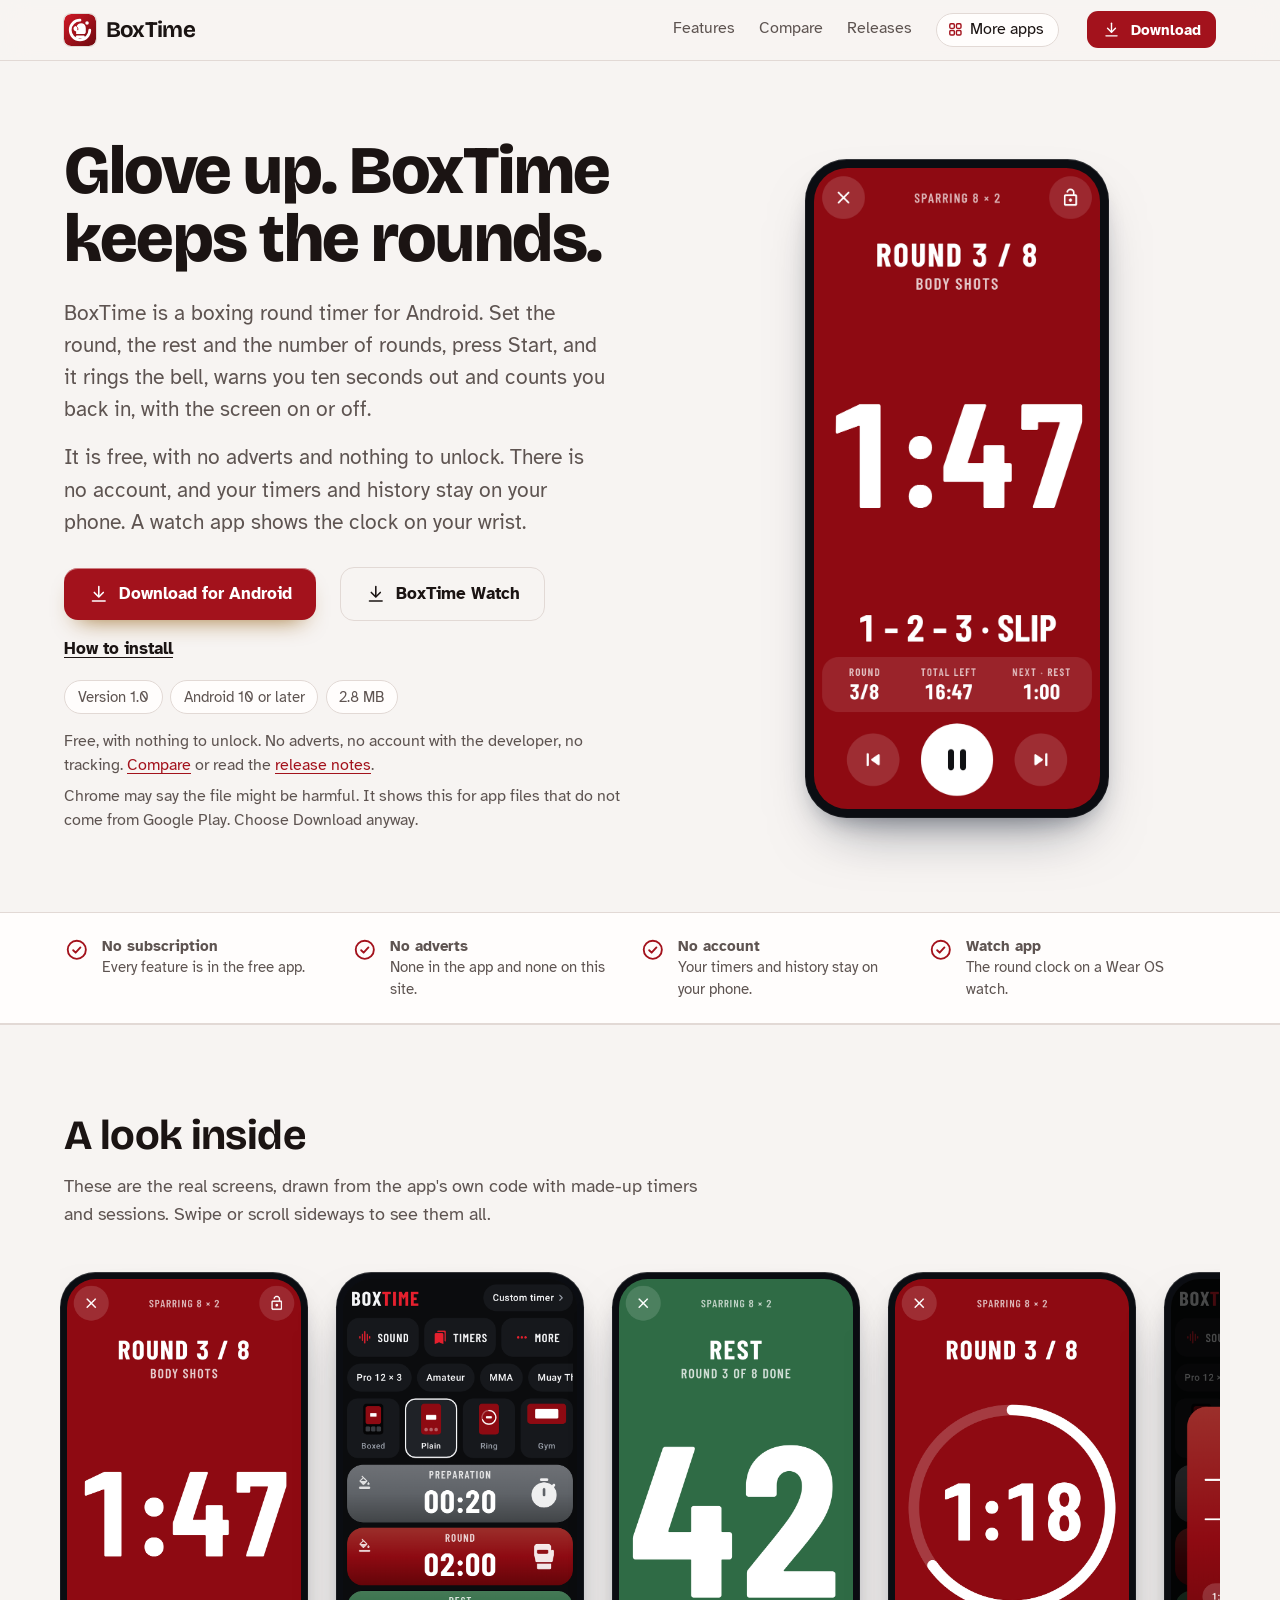
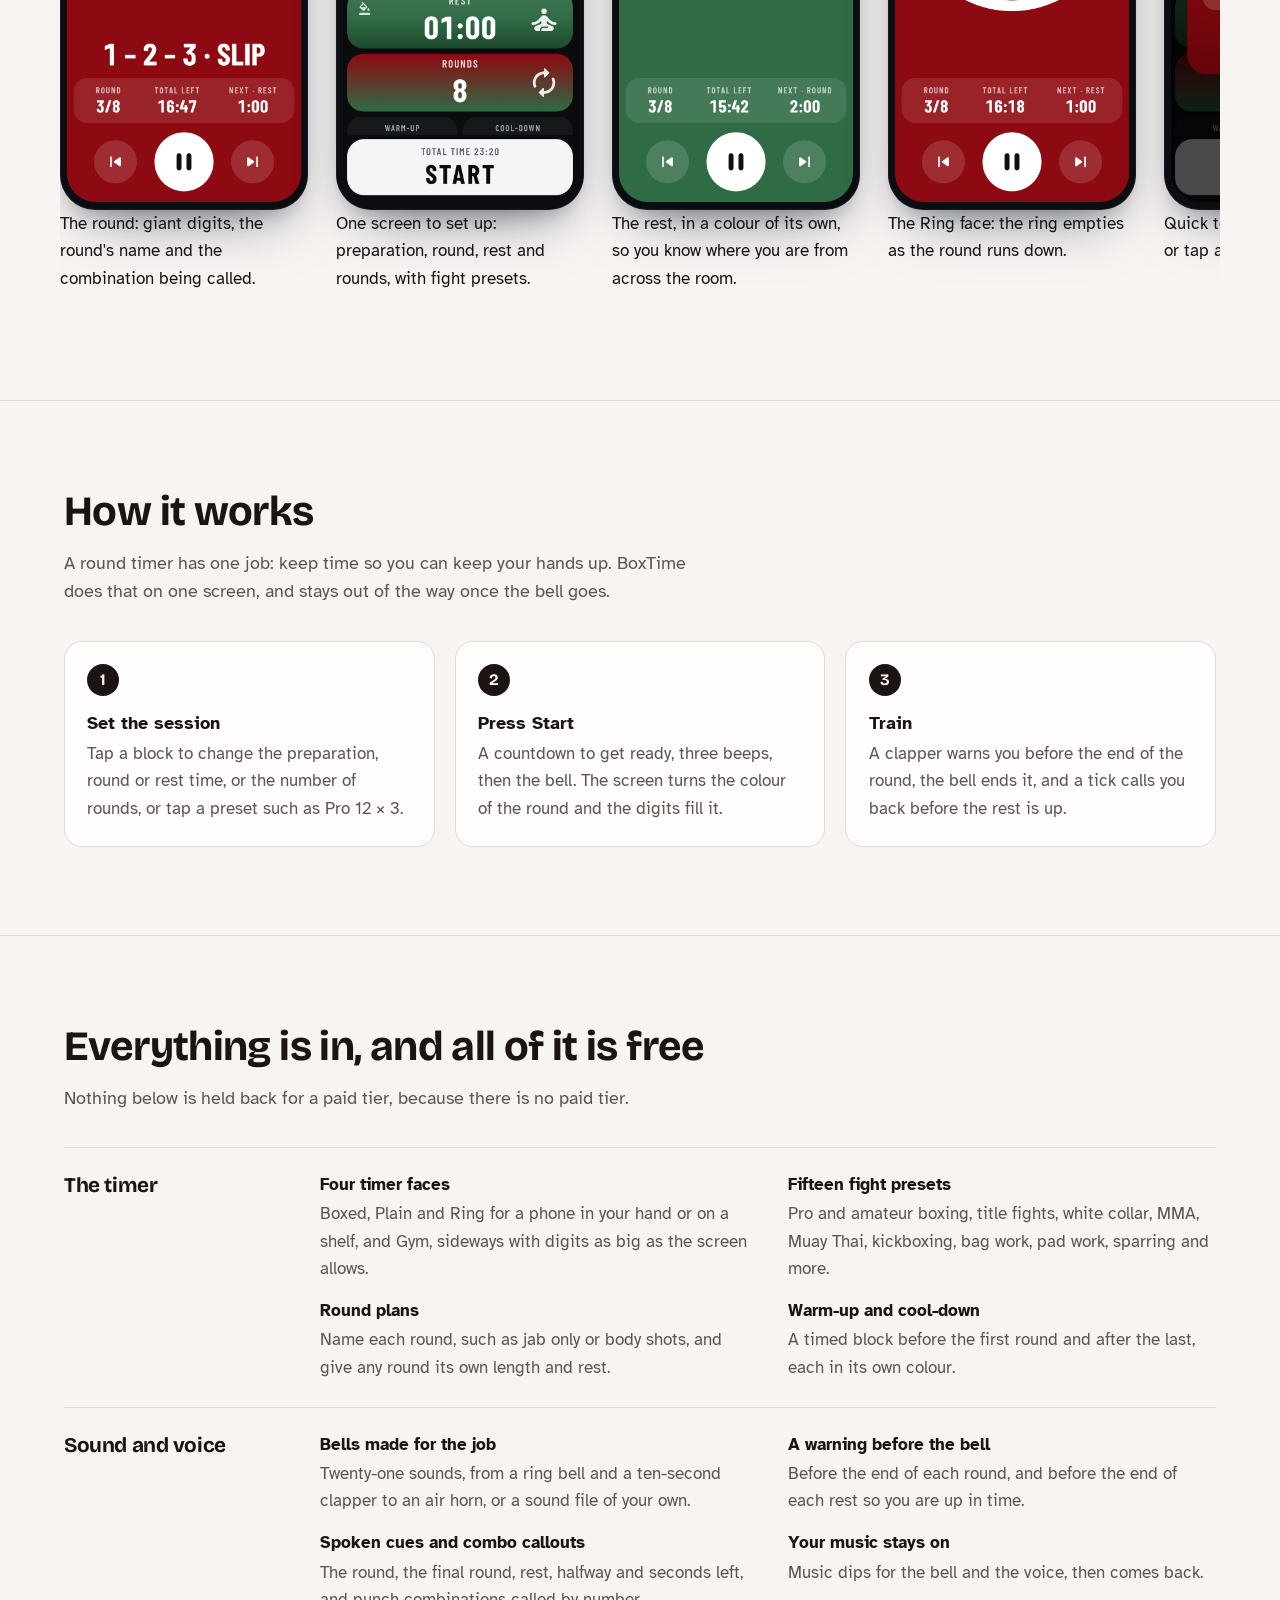
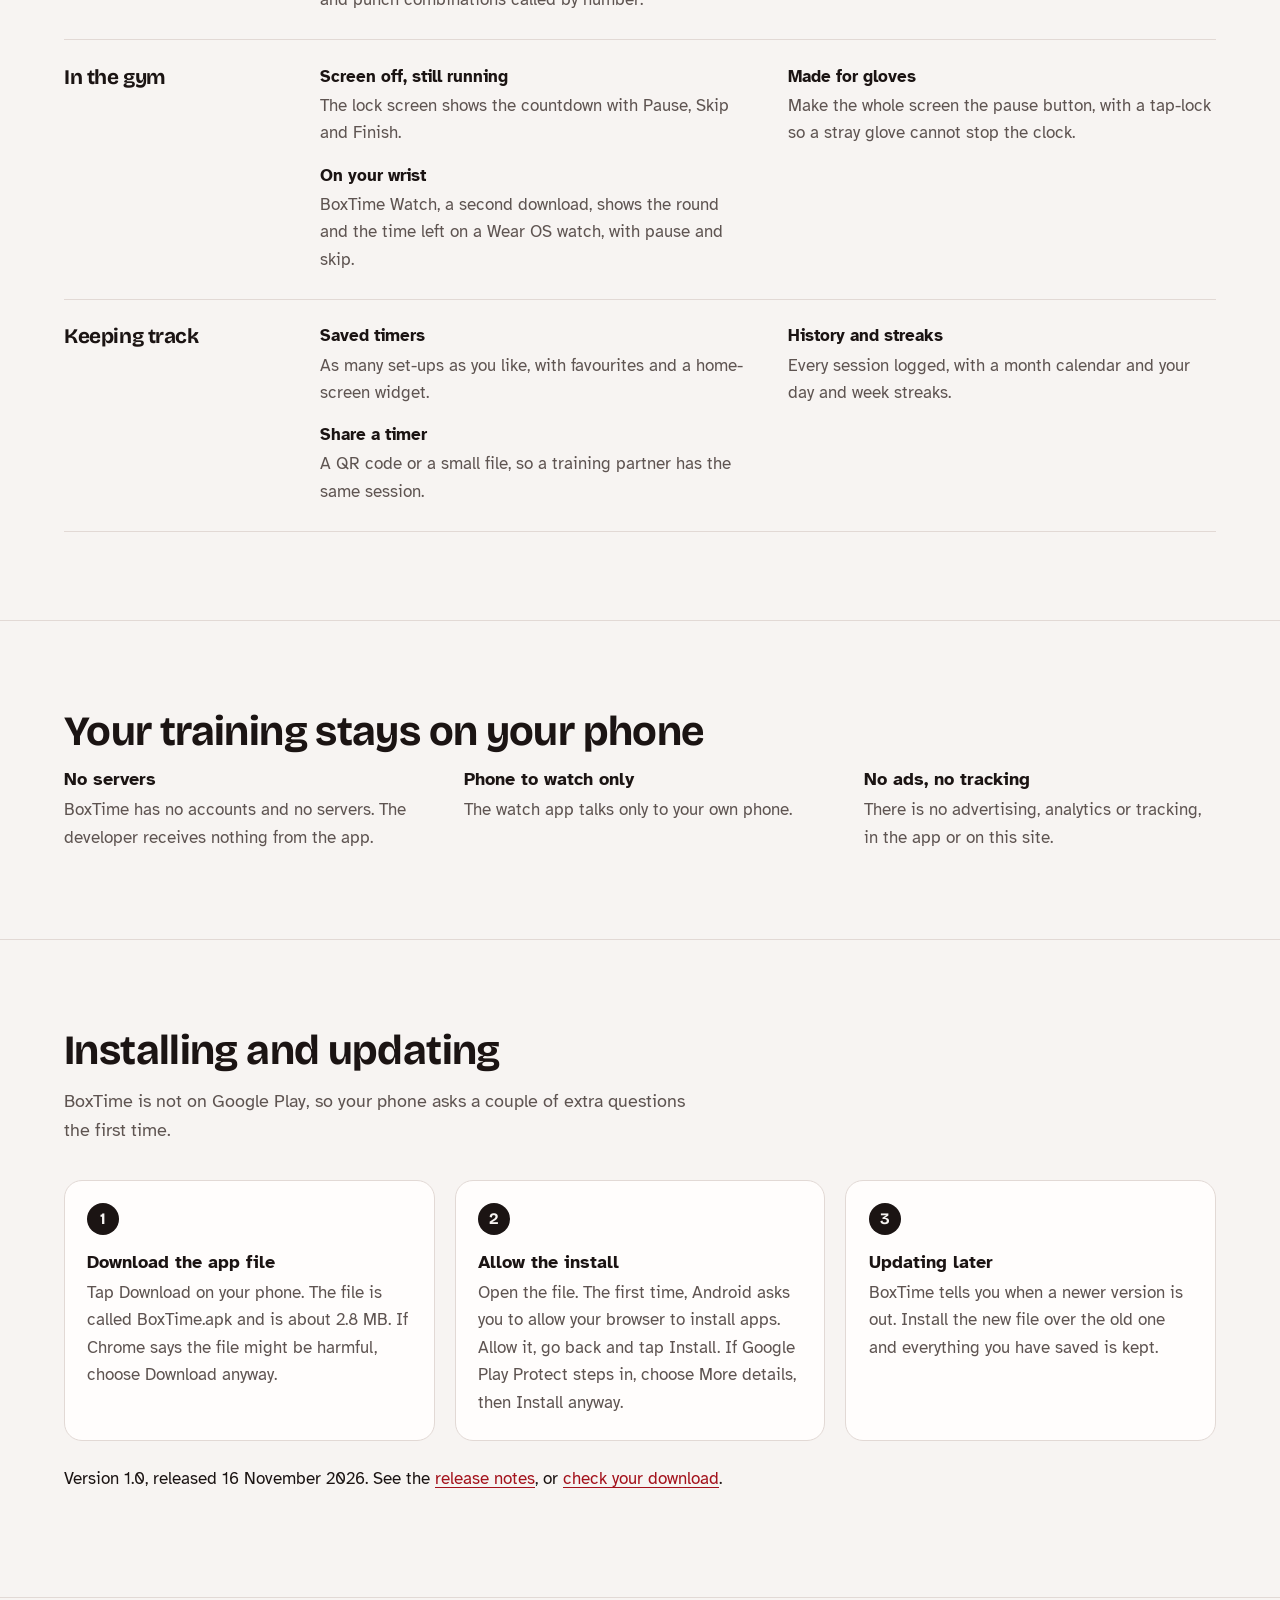
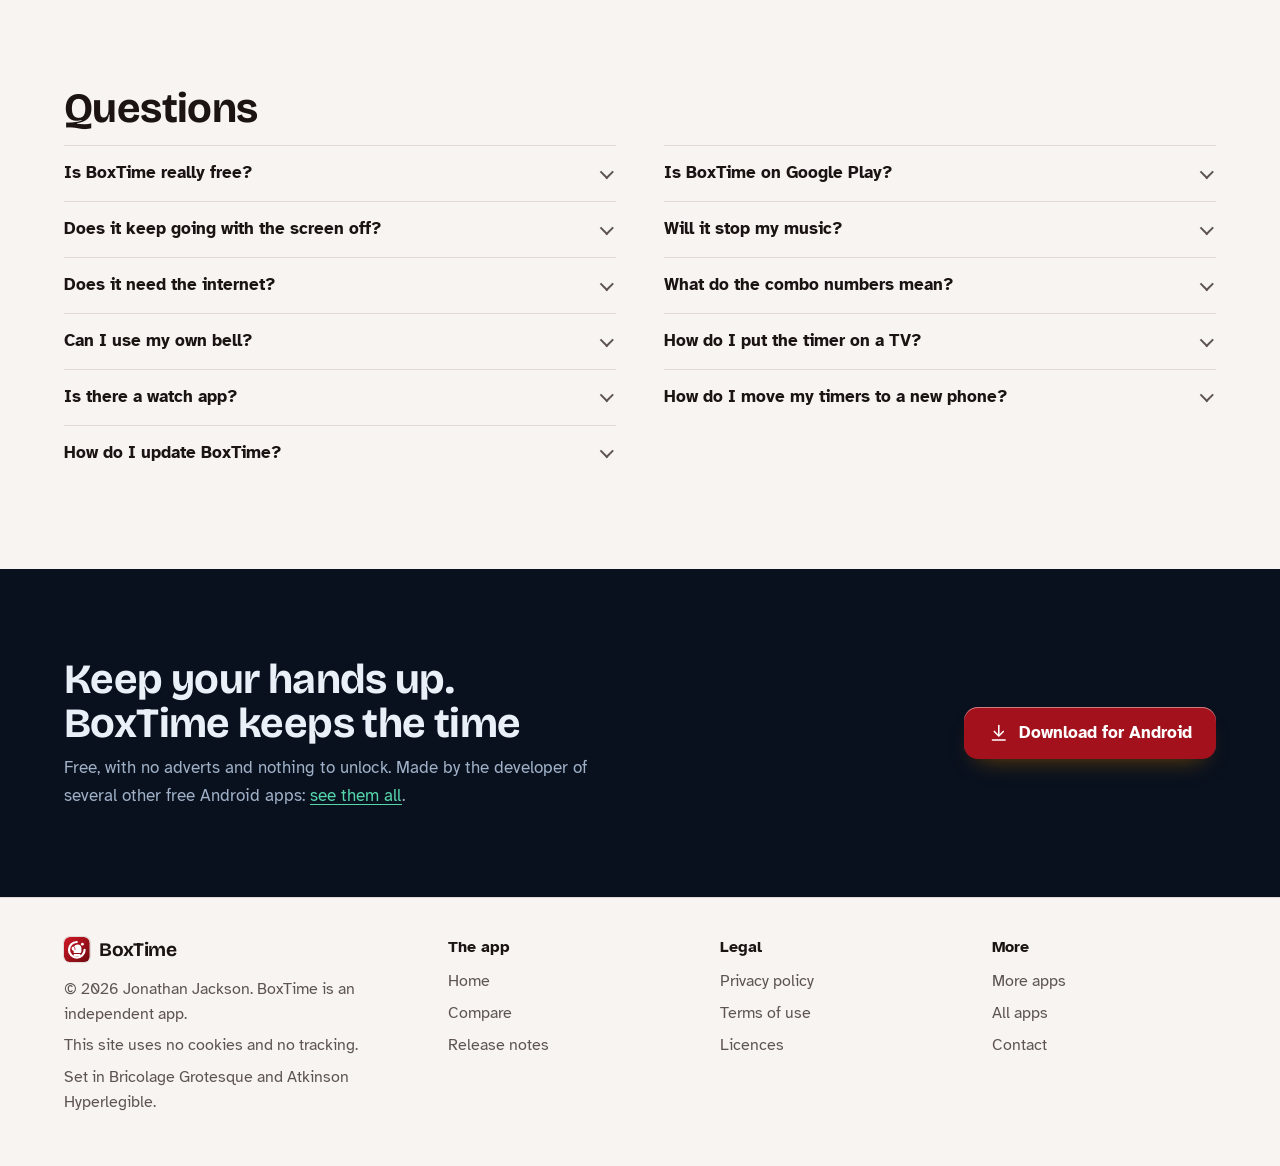
<file: index.html>
<!DOCTYPE html>
<html lang="en-GB">
<head>
<meta charset="utf-8">
<meta name="viewport" content="width=device-width, initial-scale=1">
<title>BoxTime: a free boxing round timer for Android, with a watch app</title>
<meta name="description" content="BoxTime is a free boxing round timer for Android: fight presets, a ring bell and ten-second clapper, spoken cues and combo callouts, four timer faces and a Wear OS watch app. It keeps going with the screen off. No adverts, no account.">
<meta name="author" content="Jonathan Jackson">
<link rel="canonical" href="https://customgpter.github.io/boxtime/">
<meta name="theme-color" content="#f7f4f2" media="(prefers-color-scheme: light)">
<meta name="theme-color" content="#0f0c0c" media="(prefers-color-scheme: dark)">
<meta property="og:type" content="website">
<meta property="og:site_name" content="BoxTime">
<meta property="og:title" content="BoxTime: a free boxing round timer for Android, with a watch app">
<meta property="og:description" content="BoxTime is a free boxing round timer for Android: fight presets, a ring bell and ten-second clapper, spoken cues and combo callouts, four timer faces and a Wear OS watch app. It keeps going with the screen off. No adverts, no account.">
<meta property="og:url" content="https://customgpter.github.io/boxtime/">
<meta property="og:image" content="https://customgpter.github.io/boxtime/assets/og.png">
<meta property="og:image:width" content="1200">
<meta property="og:image:height" content="630">
<meta property="og:image:alt" content="BoxTime&#x27;s round timer in red with 1:47 left and a combination called">
<meta property="og:locale" content="en_GB">
<meta name="twitter:card" content="summary_large_image">
<link rel="icon" href="./assets/favicon.svg" type="image/svg+xml">
<link rel="apple-touch-icon" href="./assets/apple-touch-icon.png">
<link rel="preload" href="./assets/fonts/bricolage-grotesque-latin.woff2" as="font" type="font/woff2" crossorigin>
<link rel="preload" href="./assets/fonts/atkinson-hyperlegible-latin-400-normal.woff2" as="font" type="font/woff2" crossorigin>
<link rel="stylesheet" href="./assets/site.css?v=1">
<link rel="stylesheet" href="./assets/house.css?v=1">
<link rel="stylesheet" href="./assets/apps-list.css?v=1">
<script src="./assets/apps-list.js?v=1" defer></script>
<script type="application/ld+json">{"@context":"https://schema.org","@type":"SoftwareApplication","name":"BoxTime","url":"https://customgpter.github.io/boxtime/","description":"BoxTime is a free boxing round timer for Android: fight presets, a ring bell and ten-second clapper, spoken cues and combo callouts, four timer faces and a Wear OS watch app. It keeps going with the screen off. No adverts, no account.","applicationCategory":"SportsApplication","operatingSystem":"Android 10 or later","softwareVersion":"1.0","downloadUrl":"https://github.com/CustomGPTer/boxtime/releases/latest/download/BoxTime.apk","releaseNotes":"https://customgpter.github.io/boxtime/releases.html","offers":{"@type":"Offer","price":"0","priceCurrency":"GBP"},"inLanguage":"en-GB","image":"https://customgpter.github.io/boxtime/assets/og.png","featureList":["Four timer faces","Fifteen fight presets","Round plans","Warm-up and cool-down","Bells made for the job","A warning before the bell","Spoken cues and combo callouts","Your music stays on","Screen off, still running","Made for gloves","On your wrist","Saved timers"],"author":{"@type":"Person","name":"Jonathan Jackson"}}</script>
<script type="application/ld+json">{"@context":"https://schema.org","@type":"FAQPage","mainEntity":[{"@type":"Question","name":"Is BoxTime really free?","acceptedAnswer":{"@type":"Answer","text":"Yes. There is no paid version, no subscription and no adverts, and nothing in the app is locked. See the comparison."}},{"@type":"Question","name":"Is BoxTime on Google Play?","acceptedAnswer":{"@type":"Answer","text":"No. BoxTime is a personal project and is downloaded from this site as an Android app file. It needs Android 10 or later, which covers almost every phone sold in recent years."}},{"@type":"Question","name":"Does it keep going with the screen off?","acceptedAnswer":{"@type":"Answer","text":"Yes. The session runs in the background, the bells and voice still play, and the lock screen shows the countdown with Pause, Skip and Finish. By default the screen stays on while a session runs; a switch in Settings lets it sleep."}},{"@type":"Question","name":"Will it stop my music?","acceptedAnswer":{"@type":"Answer","text":"No. By default your music dips for the bell and the voice and then comes back. You can have it pause for a moment instead, or leave it alone so the bells play over the top."}},{"@type":"Question","name":"Does it need the internet?","acceptedAnswer":{"@type":"Answer","text":"No. Everything in a session works offline. BoxTime uses the internet only to check for a newer version when it opens, and the first time you open the QR scanner. The detail is in the privacy policy."}},{"@type":"Question","name":"What do the combo numbers mean?","acceptedAnswer":{"@type":"Answer","text":"1 is the jab, 2 the cross, 3 the lead hook, 4 the rear hook, 5 the lead uppercut and 6 the rear uppercut. Body after a number sends that punch to the body. Lead means your front hand, so the numbers work for either stance."}},{"@type":"Question","name":"Can I use my own bell?","acceptedAnswer":{"@type":"Answer","text":"Yes. In Sound, open any signal, choose Add your own sound and pick an audio file from your phone. It is copied into the app, so it still works if you move or delete the original."}},{"@type":"Question","name":"How do I put the timer on a TV?","acceptedAnswer":{"@type":"Answer","text":"Mirror your phone to the TV, with Smart View on a Samsung phone or with a cable, then start a session. The TV shows its own full-screen clock in the colour of the round or the rest. There is nothing to set up."}},{"@type":"Question","name":"Is there a watch app?","acceptedAnswer":{"@type":"Answer","text":"Yes, for Wear OS watches such as a Galaxy Watch 4 or later. It shows the countdown, buzzes on the bells and has back, pause and skip buttons. It is a separate download, and because it is not on Google Play it is put on the watch over Wi-Fi. The steps are in the release notes."}},{"@type":"Question","name":"How do I move my timers to a new phone?","acceptedAnswer":{"@type":"Answer","text":"In Settings, choose Save a backup file. It holds your timers, history and settings in one file. Send it to the new phone, install BoxTime there and choose Restore from a backup file."}},{"@type":"Question","name":"How do I update BoxTime?","acceptedAnswer":{"@type":"Answer","text":"BoxTime tells you when it opens if a newer version is out. Download it from this site and install it over the one you have. Your timers, history and settings are kept."}}]}</script>
</head>
<body>
<a class="skip" href="#main">Skip to content</a>
<header class="masthead">
<div class="wrap">
<a class="brand" href="./" aria-label="BoxTime home"><svg viewBox="0 0 108 108" aria-hidden="true"><defs><linearGradient id="mapp-bt" x1="0" y1="0" x2="1" y2="1"><stop offset="0" stop-color="#d01826"/><stop offset="1" stop-color="#6e0a10"/></linearGradient></defs><rect width="108" height="108" rx="24" fill="url(#mapp-bt)"/><g transform="translate(54 54) scale(1.32) translate(-54 -54)"><path d="M54 29a25 25 0 1 0 25 25" fill="none" stroke="#fff" stroke-width="7" stroke-linecap="round"/><circle cx="72" cy="36" r="4.5" fill="#fff"/><g transform="translate(54 56) scale(1.12) translate(-54 -56)"><path fill="#fff" d="M47 66.5h15.5a2 2 0 0 1 2 2v2.2a2 2 0 0 1-2 2H47a2 2 0 0 1-2-2v-2.2a2 2 0 0 1 2-2z"/><path fill="#fff" d="M45.2 63.6V57.5c-3.6-.6-6-3.3-6-6.7 0-3.3 2.6-5.8 5.8-5.8.5 0 1 .1 1.5.2C48.3 41.3 52 38.8 56.5 38.8c6.3 0 10.7 4.7 10.7 10.7v9.3c0 2.7-2.1 4.8-4.8 4.8z"/><path d="M46.3 46.2c1.7 1.3 2.7 3.1 2.7 5.3v2.2" fill="none" stroke="#b3121d" stroke-width="2.2" stroke-linecap="round"/></g></g></svg><span>BoxTime</span></a>
<nav aria-label="Main"><ul><li><a href="./#features">Features</a></li><li><a href="./compare.html">Compare</a></li><li><a href="./releases.html">Releases</a></li><li><a class="more-apps" href="./more-apps.html"><svg class="ico" viewBox="0 0 24 24" aria-hidden="true"><rect x="4" y="4" width="6.5" height="6.5" rx="1.6"/><rect x="13.5" y="4" width="6.5" height="6.5" rx="1.6"/><rect x="4" y="13.5" width="6.5" height="6.5" rx="1.6"/><rect x="13.5" y="13.5" width="6.5" height="6.5" rx="1.6"/></svg>More apps</a></li></ul></nav>
<a class="button small" href="https://github.com/CustomGPTer/boxtime/releases/latest/download/BoxTime.apk"><svg class="ico" viewBox="0 0 24 24" aria-hidden="true"><path d="M12 4v11"/><path d="M7 10.5l5 5 5-5"/><path d="M5 20h14"/></svg>Download</a>
</div>
</header>
<main id="main">
<div class="hero">
<div class="wrap hero-grid">
<div class="hero-copy">
<h1>Glove up. BoxTime keeps the rounds.</h1>
<p class="lede">BoxTime is a boxing round timer for Android. Set the round, the rest and the number of rounds, press Start, and it rings the bell, warns you ten seconds out and counts you back in, with the screen on or off.</p><p class="lede">It is free, with no adverts and nothing to unlock. There is no account, and your timers and history stay on your phone. A watch app shows the clock on your wrist.</p>

<p class="get" id="download"><a class="button" href="https://github.com/CustomGPTer/boxtime/releases/latest/download/BoxTime.apk"><svg class="ico" viewBox="0 0 24 24" aria-hidden="true"><path d="M12 4v11"/><path d="M7 10.5l5 5 5-5"/><path d="M5 20h14"/></svg>Download for Android</a><a class="button quiet" href="https://github.com/CustomGPTer/boxtime/releases/latest/download/BoxTime-Watch.apk"><svg class="ico" viewBox="0 0 24 24" aria-hidden="true"><path d="M12 4v11"/><path d="M7 10.5l5 5 5-5"/><path d="M5 20h14"/></svg>BoxTime Watch</a><a class="aside" href="#install">How to install</a></p>
<ul class="pills"><li>Version 1.0</li><li>Android 10 or later</li><li>2.8 MB</li></ul>
<p class="facts">Free, with nothing to unlock. No adverts, no account with the developer, no tracking. <a href="compare.html">Compare</a> or read the <a href="releases.html">release notes</a>.</p>
<p class="facts">Chrome may say the file might be harmful. It shows this for app files that do not come from Google Play. Choose Download anyway.</p>
</div>
<div class="hero-phone"><div class="phone"><img src="./assets/screens/round.png" alt="The round: giant digits, the round&#x27;s name and the combination being called." width="393" height="852" fetchpriority="high"></div></div>
</div>
</div>

<section class="promises" aria-label="In short">
<div class="wrap"><ul><li><svg class="ico" viewBox="0 0 24 24" aria-hidden="true"><circle cx="12" cy="12" r="8.5"/><path d="M8.6 12.4l2.3 2.3 4.5-4.9"/></svg><span><b>No subscription</b><span>Every feature is in the free app.</span></span></li><li><svg class="ico" viewBox="0 0 24 24" aria-hidden="true"><circle cx="12" cy="12" r="8.5"/><path d="M8.6 12.4l2.3 2.3 4.5-4.9"/></svg><span><b>No adverts</b><span>None in the app and none on this site.</span></span></li><li><svg class="ico" viewBox="0 0 24 24" aria-hidden="true"><circle cx="12" cy="12" r="8.5"/><path d="M8.6 12.4l2.3 2.3 4.5-4.9"/></svg><span><b>No account</b><span>Your timers and history stay on your phone.</span></span></li><li><svg class="ico" viewBox="0 0 24 24" aria-hidden="true"><circle cx="12" cy="12" r="8.5"/><path d="M8.6 12.4l2.3 2.3 4.5-4.9"/></svg><span><b>Watch app</b><span>The round clock on a Wear OS watch.</span></span></li></ul></div>
</section>

<section id="screens" aria-labelledby="screens-h">
<div class="wrap">
<h2 id="screens-h">A look inside</h2>
<p class="intro">These are the real screens, drawn from the app&#x27;s own code with made-up timers and sessions. Swipe or scroll sideways to see them all.</p>
<div class="gallery" tabindex="0" role="region" aria-label="Screens from BoxTime"><figure class="shot"><div class="phone"><img src="./assets/screens/round.png" alt="The round: giant digits, the round&#x27;s name and the combination being called." width="393" height="852" loading="eager" decoding="async"></div><figcaption>The round: giant digits, the round&#x27;s name and the combination being called.</figcaption></figure><figure class="shot"><div class="phone"><img src="./assets/screens/home.png" alt="One screen to set up: preparation, round, rest and rounds, with fight presets." width="393" height="852" loading="eager" decoding="async"></div><figcaption>One screen to set up: preparation, round, rest and rounds, with fight presets.</figcaption></figure><figure class="shot"><div class="phone"><img src="./assets/screens/rest.png" alt="The rest, in a colour of its own, so you know where you are from across the room." width="393" height="852" loading="eager" decoding="async"></div><figcaption>The rest, in a colour of its own, so you know where you are from across the room.</figcaption></figure><figure class="shot"><div class="phone"><img src="./assets/screens/ring.png" alt="The Ring face: the ring empties as the round runs down." width="393" height="852" loading="eager" decoding="async"></div><figcaption>The Ring face: the ring empties as the round runs down.</figcaption></figure><figure class="shot"><div class="phone"><img src="./assets/screens/time.png" alt="Quick to change: spin the wheels or tap a ready time." width="393" height="852" loading="eager" decoding="async"></div><figcaption>Quick to change: spin the wheels or tap a ready time.</figcaption></figure><figure class="shot"><div class="phone"><img src="./assets/screens/combos.png" alt="Combo callouts: three levels, three paces, slips and rolls." width="393" height="852" loading="eager" decoding="async"></div><figcaption>Combo callouts: three levels, three paces, slips and rolls.</figcaption></figure><figure class="shot"><div class="phone"><img src="./assets/screens/history.png" alt="History: sessions, rounds, streaks and a month calendar." width="393" height="852" loading="eager" decoding="async"></div><figcaption>History: sessions, rounds, streaks and a month calendar.</figcaption></figure><figure class="shot"><div class="phone"><img src="./assets/screens/watch.png" alt="BoxTime Watch: the round, the rest and the controls on your wrist." width="393" height="852" loading="eager" decoding="async"></div><figcaption>BoxTime Watch: the round, the rest and the controls on your wrist.</figcaption></figure></div>
</div>
</section>

<section id="how" aria-labelledby="how-h">
<div class="wrap">
<h2 id="how-h">How it works</h2>
<p class="intro">A round timer has one job: keep time so you can keep your hands up. BoxTime does that on one screen, and stays out of the way once the bell goes.</p>
<ol class="steps"><li><h3>Set the session</h3><p>Tap a block to change the preparation, round or rest time, or the number of rounds, or tap a preset such as Pro 12 &times; 3.</p></li><li><h3>Press Start</h3><p>A countdown to get ready, three beeps, then the bell. The screen turns the colour of the round and the digits fill it.</p></li><li><h3>Train</h3><p>A clapper warns you before the end of the round, the bell ends it, and a tick calls you back before the rest is up.</p></li></ol>
</div>
</section>

<section id="features" aria-labelledby="features-h">
<div class="wrap">
<h2 id="features-h">Everything is in, and all of it is free</h2>
<p class="intro">Nothing below is held back for a paid tier, because there is no paid tier.</p>
<div class="groups"><div class="group"><h3>The timer</h3><dl><div><dt>Four timer faces</dt><dd>Boxed, Plain and Ring for a phone in your hand or on a shelf, and Gym, sideways with digits as big as the screen allows.</dd></div><div><dt>Fifteen fight presets</dt><dd>Pro and amateur boxing, title fights, white collar, MMA, Muay Thai, kickboxing, bag work, pad work, sparring and more.</dd></div><div><dt>Round plans</dt><dd>Name each round, such as jab only or body shots, and give any round its own length and rest.</dd></div><div><dt>Warm-up and cool-down</dt><dd>A timed block before the first round and after the last, each in its own colour.</dd></div></dl></div><div class="group"><h3>Sound and voice</h3><dl><div><dt>Bells made for the job</dt><dd>Twenty-one sounds, from a ring bell and a ten-second clapper to an air horn, or a sound file of your own.</dd></div><div><dt>A warning before the bell</dt><dd>Before the end of each round, and before the end of each rest so you are up in time.</dd></div><div><dt>Spoken cues and combo callouts</dt><dd>The round, the final round, rest, halfway and seconds left, and punch combinations called by number.</dd></div><div><dt>Your music stays on</dt><dd>Music dips for the bell and the voice, then comes back.</dd></div></dl></div><div class="group"><h3>In the gym</h3><dl><div><dt>Screen off, still running</dt><dd>The lock screen shows the countdown with Pause, Skip and Finish.</dd></div><div><dt>Made for gloves</dt><dd>Make the whole screen the pause button, with a tap-lock so a stray glove cannot stop the clock.</dd></div><div><dt>On your wrist</dt><dd>BoxTime Watch, a second download, shows the round and the time left on a Wear OS watch, with pause and skip.</dd></div></dl></div><div class="group"><h3>Keeping track</h3><dl><div><dt>Saved timers</dt><dd>As many set-ups as you like, with favourites and a home-screen widget.</dd></div><div><dt>History and streaks</dt><dd>Every session logged, with a month calendar and your day and week streaks.</dd></div><div><dt>Share a timer</dt><dd>A QR code or a small file, so a training partner has the same session.</dd></div></dl></div></div>
</div>
</section>

<section id="privacy" aria-labelledby="privacy-h">
<div class="wrap">
<h2 id="privacy-h">Your training stays on your phone</h2>
<ul class="plain"><li><h3>No servers</h3><p>BoxTime has no accounts and no servers. The developer receives nothing from the app.</p></li><li><h3>Phone to watch only</h3><p>The watch app talks only to your own phone.</p></li><li><h3>No ads, no tracking</h3><p>There is no advertising, analytics or tracking, in the app or on this site.</p></li></ul>
</div>
</section>

<section id="install" aria-labelledby="install-h">
<div class="wrap">
<h2 id="install-h">Installing and updating</h2>
<p class="intro">BoxTime is not on Google Play, so your phone asks a couple of extra questions the first time.</p>
<ol class="steps"><li><h3>Download the app file</h3><p>Tap Download on your phone. The file is called BoxTime.apk and is about 2.8 MB. If Chrome says the file might be harmful, choose Download anyway.</p></li><li><h3>Allow the install</h3><p>Open the file. The first time, Android asks you to allow your browser to install apps. Allow it, go back and tap Install. If Google Play Protect steps in, choose More details, then Install anyway.</p></li><li><h3>Updating later</h3><p>BoxTime tells you when a newer version is out. Install the new file over the old one and everything you have saved is kept.</p></li></ol>
<p class="after-table">Version 1.0, released 16 November 2026. See the <a href="releases.html">release notes</a>, or <a href="releases.html#checking">check your download</a>.</p>
</div>
</section>

<section id="questions" aria-labelledby="questions-h">
<div class="wrap">
<h2 id="questions-h">Questions</h2>
<div class="faq"><details><summary>Is BoxTime really free?</summary><p>Yes. There is no paid version, no subscription and no adverts, and nothing in the app is locked. <a href="compare.html">See the comparison</a>.</p></details><details><summary>Is BoxTime on Google Play?</summary><p>No. BoxTime is a personal project and is downloaded from this site as an Android app file. It needs Android 10 or later, which covers almost every phone sold in recent years.</p></details><details><summary>Does it keep going with the screen off?</summary><p>Yes. The session runs in the background, the bells and voice still play, and the lock screen shows the countdown with Pause, Skip and Finish. By default the screen stays on while a session runs; a switch in Settings lets it sleep.</p></details><details><summary>Will it stop my music?</summary><p>No. By default your music dips for the bell and the voice and then comes back. You can have it pause for a moment instead, or leave it alone so the bells play over the top.</p></details><details><summary>Does it need the internet?</summary><p>No. Everything in a session works offline. BoxTime uses the internet only to check for a newer version when it opens, and the first time you open the QR scanner. The detail is in the <a href="privacy.html#services">privacy policy</a>.</p></details><details><summary>What do the combo numbers mean?</summary><p>1 is the jab, 2 the cross, 3 the lead hook, 4 the rear hook, 5 the lead uppercut and 6 the rear uppercut. Body after a number sends that punch to the body. Lead means your front hand, so the numbers work for either stance.</p></details><details><summary>Can I use my own bell?</summary><p>Yes. In Sound, open any signal, choose Add your own sound and pick an audio file from your phone. It is copied into the app, so it still works if you move or delete the original.</p></details><details><summary>How do I put the timer on a TV?</summary><p>Mirror your phone to the TV, with Smart View on a Samsung phone or with a cable, then start a session. The TV shows its own full-screen clock in the colour of the round or the rest. There is nothing to set up.</p></details><details><summary>Is there a watch app?</summary><p>Yes, for Wear OS watches such as a Galaxy Watch 4 or later. It shows the countdown, buzzes on the bells and has back, pause and skip buttons. It is a separate download, and because it is not on Google Play it is put on the watch over Wi-Fi. The steps are in the <a href="releases.html#watch">release notes</a>.</p></details><details><summary>How do I move my timers to a new phone?</summary><p>In Settings, choose Save a backup file. It holds your timers, history and settings in one file. Send it to the new phone, install BoxTime there and choose Restore from a backup file.</p></details><details><summary>How do I update BoxTime?</summary><p>BoxTime tells you when it opens if a newer version is out. Download it from this site and install it over the one you have. Your timers, history and settings are kept.</p></details></div>
</div>
</section>

<section class="closing" aria-labelledby="closing-h">
<div class="wrap">
<div><h2 id="closing-h">Keep your hands up. BoxTime keeps the time</h2><p>Free, with no adverts and nothing to unlock. Made by the developer of several other free Android apps: <a href="more-apps.html">see them all</a>.</p></div>
<a class="button" href="https://github.com/CustomGPTer/boxtime/releases/latest/download/BoxTime.apk"><svg class="ico" viewBox="0 0 24 24" aria-hidden="true"><path d="M12 4v11"/><path d="M7 10.5l5 5 5-5"/><path d="M5 20h14"/></svg>Download for Android</a>
</div>
</section>
</main>
<footer class="colophon">
<div class="wrap">
<div>
<a class="brand" href="./" aria-label="BoxTime home"><svg viewBox="0 0 108 108" aria-hidden="true"><defs><linearGradient id="mapp-bt" x1="0" y1="0" x2="1" y2="1"><stop offset="0" stop-color="#d01826"/><stop offset="1" stop-color="#6e0a10"/></linearGradient></defs><rect width="108" height="108" rx="24" fill="url(#mapp-bt)"/><g transform="translate(54 54) scale(1.32) translate(-54 -54)"><path d="M54 29a25 25 0 1 0 25 25" fill="none" stroke="#fff" stroke-width="7" stroke-linecap="round"/><circle cx="72" cy="36" r="4.5" fill="#fff"/><g transform="translate(54 56) scale(1.12) translate(-54 -56)"><path fill="#fff" d="M47 66.5h15.5a2 2 0 0 1 2 2v2.2a2 2 0 0 1-2 2H47a2 2 0 0 1-2-2v-2.2a2 2 0 0 1 2-2z"/><path fill="#fff" d="M45.2 63.6V57.5c-3.6-.6-6-3.3-6-6.7 0-3.3 2.6-5.8 5.8-5.8.5 0 1 .1 1.5.2C48.3 41.3 52 38.8 56.5 38.8c6.3 0 10.7 4.7 10.7 10.7v9.3c0 2.7-2.1 4.8-4.8 4.8z"/><path d="M46.3 46.2c1.7 1.3 2.7 3.1 2.7 5.3v2.2" fill="none" stroke="#b3121d" stroke-width="2.2" stroke-linecap="round"/></g></g></svg><span>BoxTime</span></a>
<p>&copy; 2026 Jonathan Jackson. BoxTime is an independent app.</p>
<p>This site uses no cookies and no tracking.</p>
<p>Set in Bricolage Grotesque and Atkinson Hyperlegible.</p>
</div>
<nav aria-label="The app"><h2>The app</h2><ul>
<li><a href="./">Home</a></li>
<li><a href="./compare.html">Compare</a></li>
<li><a href="./releases.html">Release notes</a></li>

</ul></nav>
<nav aria-label="Legal"><h2>Legal</h2><ul>
<li><a href="./privacy.html">Privacy policy</a></li>
<li><a href="./terms.html">Terms of use</a></li>
<li><a href="./licences.html">Licences</a></li>
</ul></nav>
<nav aria-label="More"><h2>More</h2><ul>
<li><a href="./more-apps.html">More apps</a></li>
<li><a href="https://customgpter.github.io/">All apps</a></li>
<li><a href="https://github.com/CustomGPTer/boxtime/issues">Contact</a></li>
</ul></nav>
</div>
</footer>
</body>
</html>
</file>
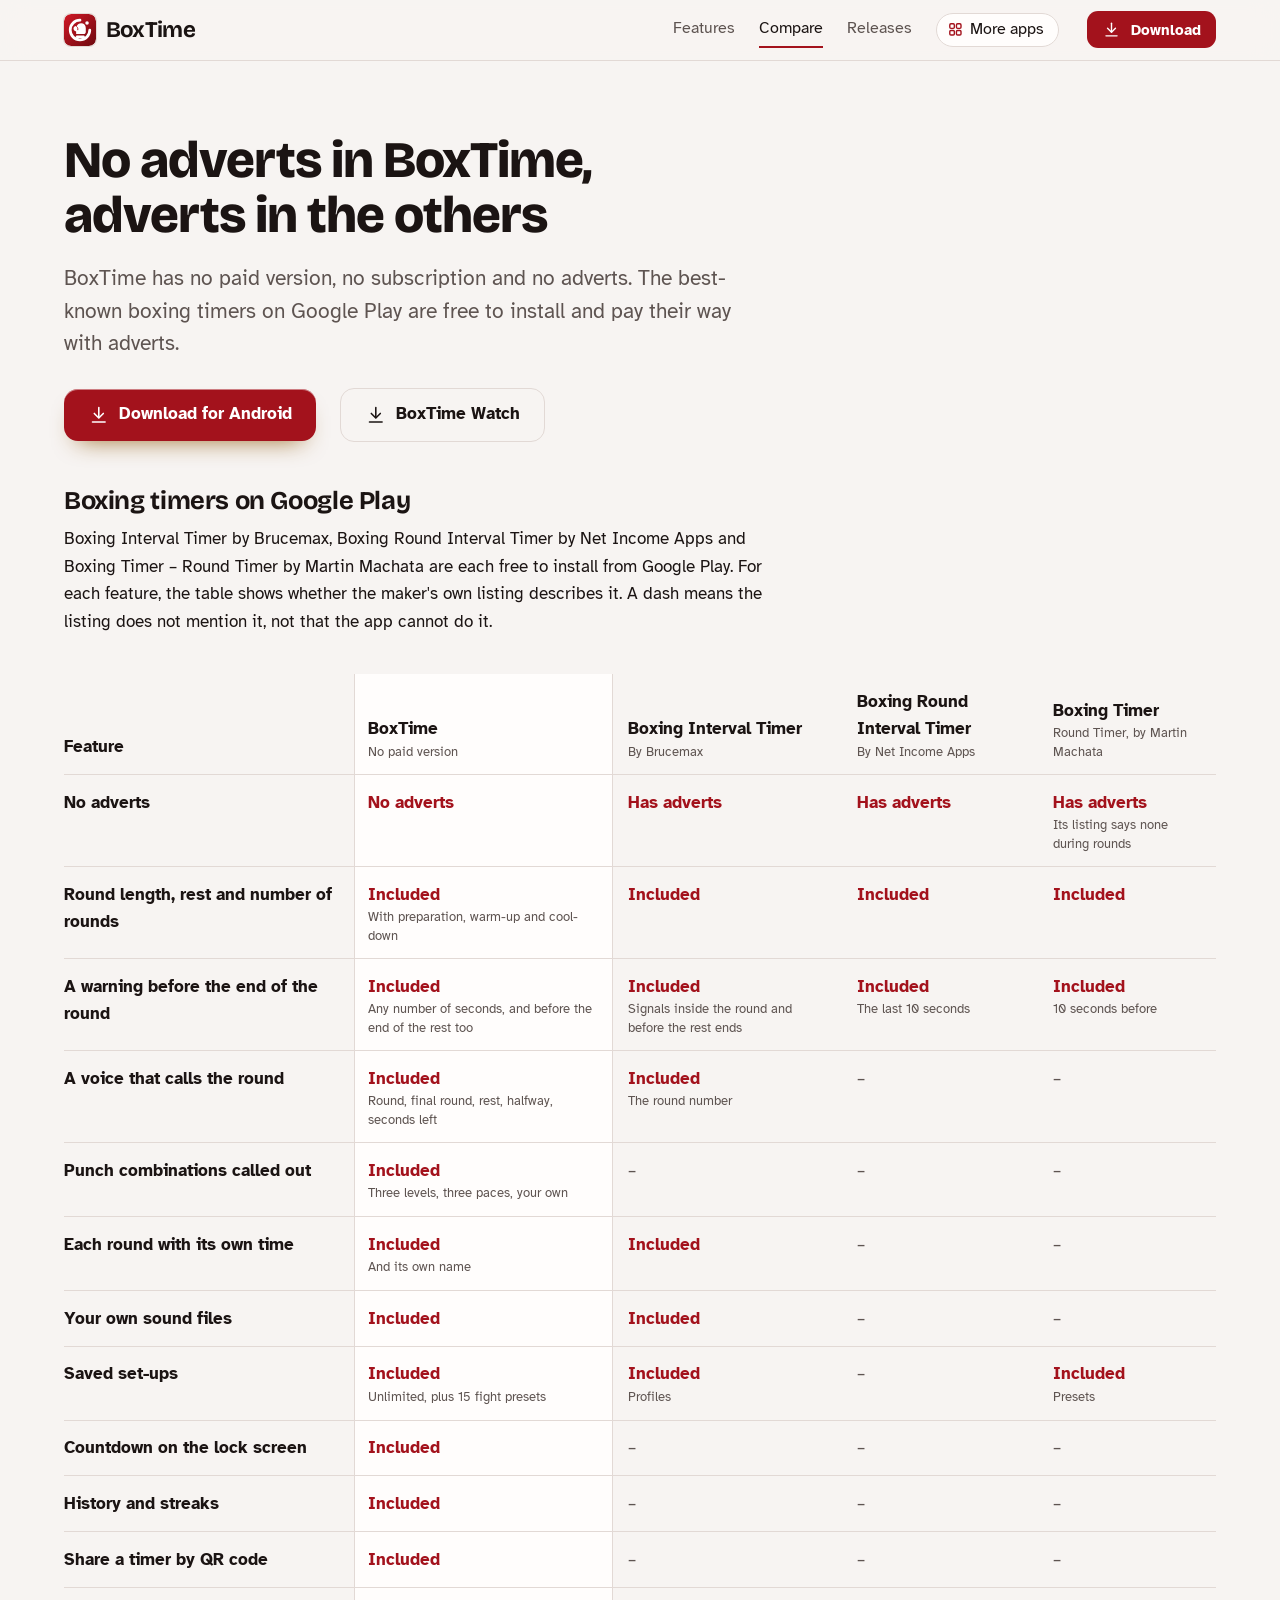
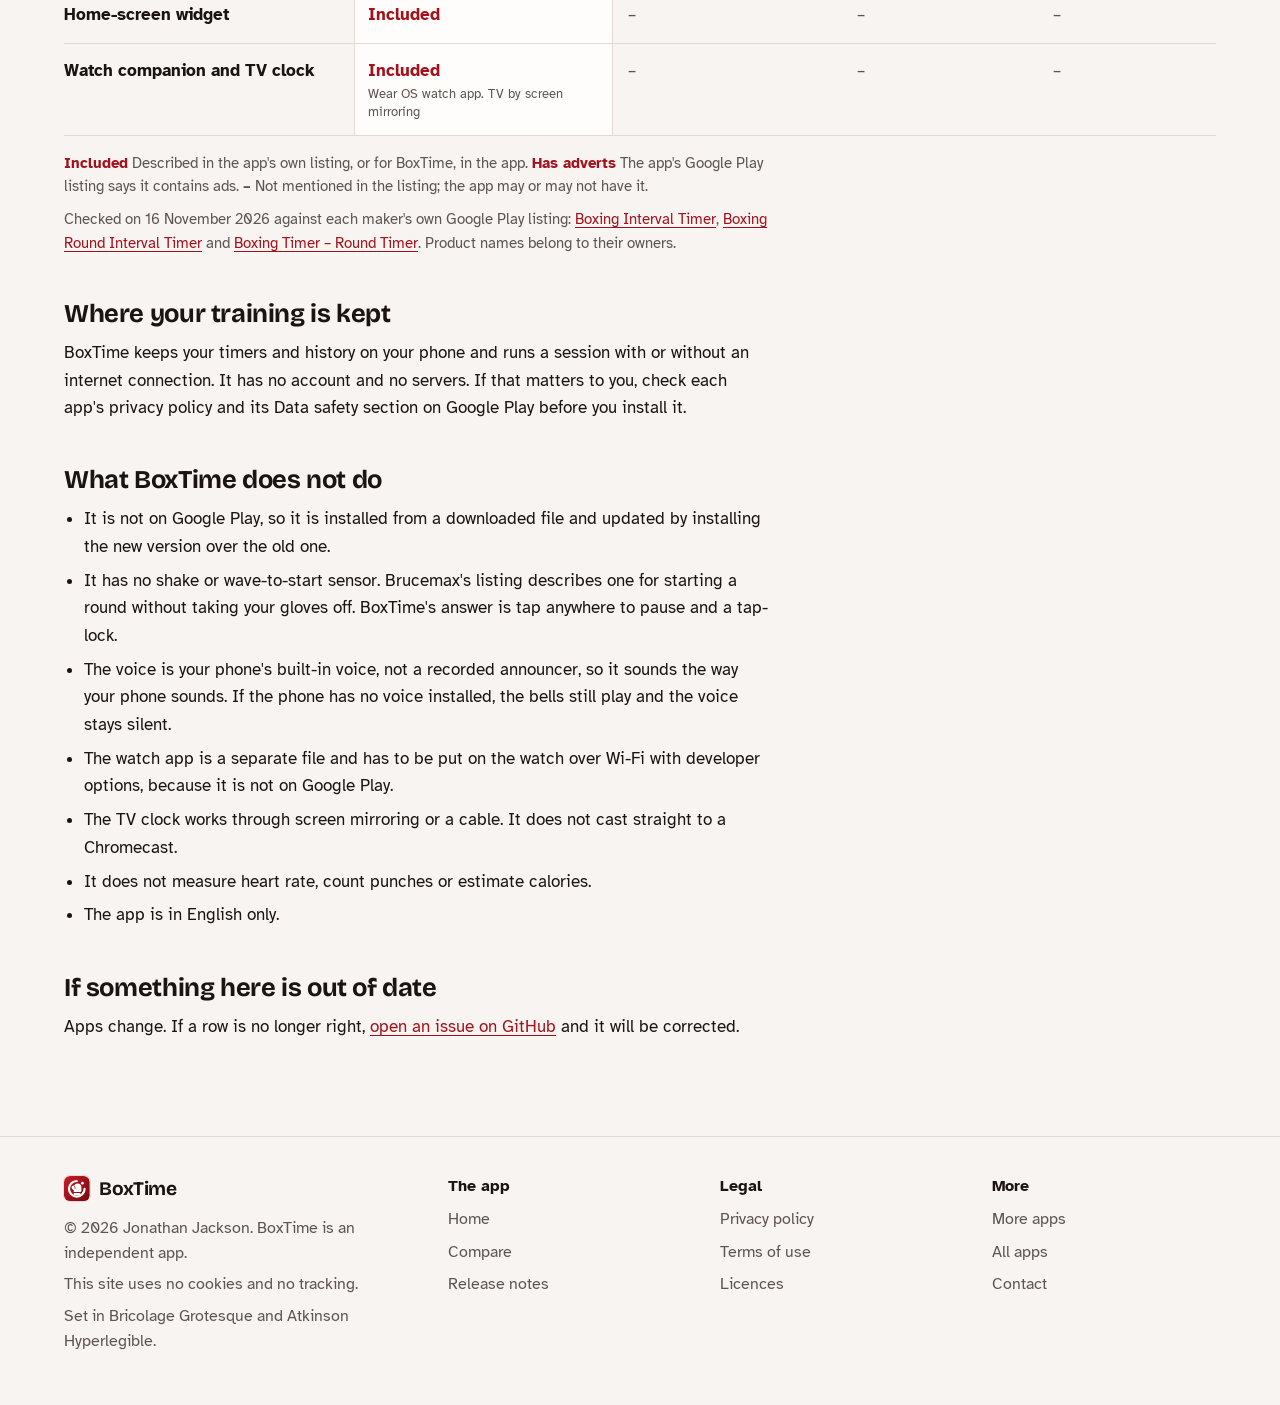
<file: compare.html>
<!DOCTYPE html>
<html lang="en-GB">
<head>
<meta charset="utf-8">
<meta name="viewport" content="width=device-width, initial-scale=1">
<title>BoxTime compared with other boxing timers</title>
<meta name="description" content="How BoxTime compares with three boxing round timers on Google Play, row by row, with each claim linked to the app&#x27;s own listing.">
<meta name="author" content="Jonathan Jackson">
<link rel="canonical" href="https://customgpter.github.io/boxtime/compare.html">
<meta name="theme-color" content="#f7f4f2" media="(prefers-color-scheme: light)">
<meta name="theme-color" content="#0f0c0c" media="(prefers-color-scheme: dark)">
<meta property="og:type" content="website">
<meta property="og:site_name" content="BoxTime">
<meta property="og:title" content="BoxTime compared with other boxing timers">
<meta property="og:description" content="How BoxTime compares with three boxing round timers on Google Play, row by row, with each claim linked to the app&#x27;s own listing.">
<meta property="og:url" content="https://customgpter.github.io/boxtime/compare.html">
<meta property="og:image" content="https://customgpter.github.io/boxtime/assets/og.png">
<meta property="og:image:width" content="1200">
<meta property="og:image:height" content="630">
<meta property="og:image:alt" content="BoxTime&#x27;s round timer in red with 1:47 left and a combination called">
<meta property="og:locale" content="en_GB">
<meta name="twitter:card" content="summary_large_image">
<link rel="icon" href="./assets/favicon.svg" type="image/svg+xml">
<link rel="apple-touch-icon" href="./assets/apple-touch-icon.png">
<link rel="preload" href="./assets/fonts/bricolage-grotesque-latin.woff2" as="font" type="font/woff2" crossorigin>
<link rel="preload" href="./assets/fonts/atkinson-hyperlegible-latin-400-normal.woff2" as="font" type="font/woff2" crossorigin>
<link rel="stylesheet" href="./assets/site.css?v=1">
<link rel="stylesheet" href="./assets/house.css?v=1">
<link rel="stylesheet" href="./assets/apps-list.css?v=1">
<script src="./assets/apps-list.js?v=1" defer></script>
</head>
<body>
<a class="skip" href="#main">Skip to content</a>
<header class="masthead">
<div class="wrap">
<a class="brand" href="./" aria-label="BoxTime home"><svg viewBox="0 0 108 108" aria-hidden="true"><defs><linearGradient id="mapp-bt" x1="0" y1="0" x2="1" y2="1"><stop offset="0" stop-color="#d01826"/><stop offset="1" stop-color="#6e0a10"/></linearGradient></defs><rect width="108" height="108" rx="24" fill="url(#mapp-bt)"/><g transform="translate(54 54) scale(1.32) translate(-54 -54)"><path d="M54 29a25 25 0 1 0 25 25" fill="none" stroke="#fff" stroke-width="7" stroke-linecap="round"/><circle cx="72" cy="36" r="4.5" fill="#fff"/><g transform="translate(54 56) scale(1.12) translate(-54 -56)"><path fill="#fff" d="M47 66.5h15.5a2 2 0 0 1 2 2v2.2a2 2 0 0 1-2 2H47a2 2 0 0 1-2-2v-2.2a2 2 0 0 1 2-2z"/><path fill="#fff" d="M45.2 63.6V57.5c-3.6-.6-6-3.3-6-6.7 0-3.3 2.6-5.8 5.8-5.8.5 0 1 .1 1.5.2C48.3 41.3 52 38.8 56.5 38.8c6.3 0 10.7 4.7 10.7 10.7v9.3c0 2.7-2.1 4.8-4.8 4.8z"/><path d="M46.3 46.2c1.7 1.3 2.7 3.1 2.7 5.3v2.2" fill="none" stroke="#b3121d" stroke-width="2.2" stroke-linecap="round"/></g></g></svg><span>BoxTime</span></a>
<nav aria-label="Main"><ul><li><a href="./#features">Features</a></li><li><a href="./compare.html" aria-current="page">Compare</a></li><li><a href="./releases.html">Releases</a></li><li><a class="more-apps" href="./more-apps.html"><svg class="ico" viewBox="0 0 24 24" aria-hidden="true"><rect x="4" y="4" width="6.5" height="6.5" rx="1.6"/><rect x="13.5" y="4" width="6.5" height="6.5" rx="1.6"/><rect x="4" y="13.5" width="6.5" height="6.5" rx="1.6"/><rect x="13.5" y="13.5" width="6.5" height="6.5" rx="1.6"/></svg>More apps</a></li></ul></nav>
<a class="button small" href="https://github.com/CustomGPTer/boxtime/releases/latest/download/BoxTime.apk"><svg class="ico" viewBox="0 0 24 24" aria-hidden="true"><path d="M12 4v11"/><path d="M7 10.5l5 5 5-5"/><path d="M5 20h14"/></svg>Download</a>
</div>
</header>
<main id="main" class="doc">
<div class="wrap">
<div class="measure">
<h1>No adverts in BoxTime, adverts in the others</h1>
<p class="lede">BoxTime has no paid version, no subscription and no adverts. The best-known boxing timers on Google Play are free to install and pay their way with adverts.</p>
<p class="get"><a class="button" href="https://github.com/CustomGPTer/boxtime/releases/latest/download/BoxTime.apk"><svg class="ico" viewBox="0 0 24 24" aria-hidden="true"><path d="M12 4v11"/><path d="M7 10.5l5 5 5-5"/><path d="M5 20h14"/></svg>Download for Android</a><a class="button quiet" href="https://github.com/CustomGPTer/boxtime/releases/latest/download/BoxTime-Watch.apk"><svg class="ico" viewBox="0 0 24 24" aria-hidden="true"><path d="M12 4v11"/><path d="M7 10.5l5 5 5-5"/><path d="M5 20h14"/></svg>BoxTime Watch</a></p>
<h2 id="paid">Boxing timers on Google Play</h2>
<p>Boxing Interval Timer by Brucemax, Boxing Round Interval Timer by Net Income Apps and Boxing Timer &ndash; Round Timer by Martin Machata are each free to install from Google Play. For each feature, the table shows whether the maker's own listing describes it. A dash means the listing does not mention it, not that the app cannot do it.</p>
</div>
<div class="scroll">
<table class="cmp">
<thead><tr><th scope="col">Feature</th><th scope="col" class="ours">BoxTime<small>No paid version</small></th><th scope="col">Boxing Interval Timer<small>By Brucemax</small></th><th scope="col">Boxing Round Interval Timer<small>By Net Income Apps</small></th><th scope="col">Boxing Timer<small>Round Timer, by Martin Machata</small></th></tr></thead>
<tbody>
<tr><th scope="row">No adverts</th><td class="yes ours"><span class="app">BoxTime</span><span class="v">No adverts</span></td><td class="pay"><span class="app">Boxing Interval Timer</span><span class="v">Has adverts</span></td><td class="pay"><span class="app">Boxing Round Interval Timer</span><span class="v">Has adverts</span></td><td class="pay"><span class="app">Boxing Timer</span><span class="v">Has adverts<small>Its listing says none during rounds</small></span></td></tr>
<tr><th scope="row">Round length, rest and number of rounds</th><td class="yes ours"><span class="app">BoxTime</span><span class="v">Included<small>With preparation, warm-up and cool-down</small></span></td><td class="yes"><span class="app">Boxing Interval Timer</span><span class="v">Included</span></td><td class="yes"><span class="app">Boxing Round Interval Timer</span><span class="v">Included</span></td><td class="yes"><span class="app">Boxing Timer</span><span class="v">Included</span></td></tr>
<tr><th scope="row">A warning before the end of the round</th><td class="yes ours"><span class="app">BoxTime</span><span class="v">Included<small>Any number of seconds, and before the end of the rest too</small></span></td><td class="yes"><span class="app">Boxing Interval Timer</span><span class="v">Included<small>Signals inside the round and before the rest ends</small></span></td><td class="yes"><span class="app">Boxing Round Interval Timer</span><span class="v">Included<small>The last 10 seconds</small></span></td><td class="yes"><span class="app">Boxing Timer</span><span class="v">Included<small>10 seconds before</small></span></td></tr>
<tr><th scope="row">A voice that calls the round</th><td class="yes ours"><span class="app">BoxTime</span><span class="v">Included<small>Round, final round, rest, halfway, seconds left</small></span></td><td class="yes"><span class="app">Boxing Interval Timer</span><span class="v">Included<small>The round number</small></span></td><td class="na"><span class="app">Boxing Round Interval Timer</span><span class="v"><span aria-label="Not mentioned in its listing">&ndash;</span></span></td><td class="na"><span class="app">Boxing Timer</span><span class="v"><span aria-label="Not mentioned in its listing">&ndash;</span></span></td></tr>
<tr><th scope="row">Punch combinations called out</th><td class="yes ours"><span class="app">BoxTime</span><span class="v">Included<small>Three levels, three paces, your own</small></span></td><td class="na"><span class="app">Boxing Interval Timer</span><span class="v"><span aria-label="Not mentioned in its listing">&ndash;</span></span></td><td class="na"><span class="app">Boxing Round Interval Timer</span><span class="v"><span aria-label="Not mentioned in its listing">&ndash;</span></span></td><td class="na"><span class="app">Boxing Timer</span><span class="v"><span aria-label="Not mentioned in its listing">&ndash;</span></span></td></tr>
<tr><th scope="row">Each round with its own time</th><td class="yes ours"><span class="app">BoxTime</span><span class="v">Included<small>And its own name</small></span></td><td class="yes"><span class="app">Boxing Interval Timer</span><span class="v">Included</span></td><td class="na"><span class="app">Boxing Round Interval Timer</span><span class="v"><span aria-label="Not mentioned in its listing">&ndash;</span></span></td><td class="na"><span class="app">Boxing Timer</span><span class="v"><span aria-label="Not mentioned in its listing">&ndash;</span></span></td></tr>
<tr><th scope="row">Your own sound files</th><td class="yes ours"><span class="app">BoxTime</span><span class="v">Included</span></td><td class="yes"><span class="app">Boxing Interval Timer</span><span class="v">Included</span></td><td class="na"><span class="app">Boxing Round Interval Timer</span><span class="v"><span aria-label="Not mentioned in its listing">&ndash;</span></span></td><td class="na"><span class="app">Boxing Timer</span><span class="v"><span aria-label="Not mentioned in its listing">&ndash;</span></span></td></tr>
<tr><th scope="row">Saved set-ups</th><td class="yes ours"><span class="app">BoxTime</span><span class="v">Included<small>Unlimited, plus 15 fight presets</small></span></td><td class="yes"><span class="app">Boxing Interval Timer</span><span class="v">Included<small>Profiles</small></span></td><td class="na"><span class="app">Boxing Round Interval Timer</span><span class="v"><span aria-label="Not mentioned in its listing">&ndash;</span></span></td><td class="yes"><span class="app">Boxing Timer</span><span class="v">Included<small>Presets</small></span></td></tr>
<tr><th scope="row">Countdown on the lock screen</th><td class="yes ours"><span class="app">BoxTime</span><span class="v">Included</span></td><td class="na"><span class="app">Boxing Interval Timer</span><span class="v"><span aria-label="Not mentioned in its listing">&ndash;</span></span></td><td class="na"><span class="app">Boxing Round Interval Timer</span><span class="v"><span aria-label="Not mentioned in its listing">&ndash;</span></span></td><td class="na"><span class="app">Boxing Timer</span><span class="v"><span aria-label="Not mentioned in its listing">&ndash;</span></span></td></tr>
<tr><th scope="row">History and streaks</th><td class="yes ours"><span class="app">BoxTime</span><span class="v">Included</span></td><td class="na"><span class="app">Boxing Interval Timer</span><span class="v"><span aria-label="Not mentioned in its listing">&ndash;</span></span></td><td class="na"><span class="app">Boxing Round Interval Timer</span><span class="v"><span aria-label="Not mentioned in its listing">&ndash;</span></span></td><td class="na"><span class="app">Boxing Timer</span><span class="v"><span aria-label="Not mentioned in its listing">&ndash;</span></span></td></tr>
<tr><th scope="row">Share a timer by QR code</th><td class="yes ours"><span class="app">BoxTime</span><span class="v">Included</span></td><td class="na"><span class="app">Boxing Interval Timer</span><span class="v"><span aria-label="Not mentioned in its listing">&ndash;</span></span></td><td class="na"><span class="app">Boxing Round Interval Timer</span><span class="v"><span aria-label="Not mentioned in its listing">&ndash;</span></span></td><td class="na"><span class="app">Boxing Timer</span><span class="v"><span aria-label="Not mentioned in its listing">&ndash;</span></span></td></tr>
<tr><th scope="row">Home-screen widget</th><td class="yes ours"><span class="app">BoxTime</span><span class="v">Included</span></td><td class="na"><span class="app">Boxing Interval Timer</span><span class="v"><span aria-label="Not mentioned in its listing">&ndash;</span></span></td><td class="na"><span class="app">Boxing Round Interval Timer</span><span class="v"><span aria-label="Not mentioned in its listing">&ndash;</span></span></td><td class="na"><span class="app">Boxing Timer</span><span class="v"><span aria-label="Not mentioned in its listing">&ndash;</span></span></td></tr>
<tr><th scope="row">Watch companion and TV clock</th><td class="yes ours"><span class="app">BoxTime</span><span class="v">Included<small>Wear OS watch app. TV by screen mirroring</small></span></td><td class="na"><span class="app">Boxing Interval Timer</span><span class="v"><span aria-label="Not mentioned in its listing">&ndash;</span></span></td><td class="na"><span class="app">Boxing Round Interval Timer</span><span class="v"><span aria-label="Not mentioned in its listing">&ndash;</span></span></td><td class="na"><span class="app">Boxing Timer</span><span class="v"><span aria-label="Not mentioned in its listing">&ndash;</span></span></td></tr>
</tbody>
</table>
</div>
<div class="measure">
<p class="key"><strong class="yes">Included</strong> Described in the app's own listing, or for BoxTime, in the app. <strong class="pay">Has adverts</strong> The app's Google Play listing says it contains ads. <strong>&ndash;</strong> Not mentioned in the listing; the app may or may not have it.</p>
<p class="key">Checked on 16 November 2026 against each maker's own Google Play listing: <a href="https://play.google.com/store/apps/details?id=com.brucemax.boxintervals">Boxing Interval Timer</a>, <a href="https://play.google.com/store/apps/details?id=com.netincome.boxingroundintervaltimer">Boxing Round Interval Timer</a> and <a href="https://play.google.com/store/apps/details?id=com.boxingtimer.machy1979ii.boxingtimer">Boxing Timer &ndash; Round Timer</a>. Product names belong to their owners.</p>

<h2 id="phone">Where your training is kept</h2>
<p>BoxTime keeps your timers and history on your phone and runs a session with or without an internet connection. It has no account and no servers. If that matters to you, check each app's privacy policy and its Data safety section on Google Play before you install it.</p>

<h2 id="honest">What BoxTime does not do</h2>
<ul>
<li>It is not on Google Play, so it is installed from a downloaded file and updated by installing the new version over the old one.</li>
<li>It has no shake or wave-to-start sensor. Brucemax's listing describes one for starting a round without taking your gloves off. BoxTime's answer is tap anywhere to pause and a tap-lock.</li>
<li>The voice is your phone's built-in voice, not a recorded announcer, so it sounds the way your phone sounds. If the phone has no voice installed, the bells still play and the voice stays silent.</li>
<li>The watch app is a separate file and has to be put on the watch over Wi-Fi with developer options, because it is not on Google Play.</li>
<li>The TV clock works through screen mirroring or a cable. It does not cast straight to a Chromecast.</li>
<li>It does not measure heart rate, count punches or estimate calories.</li>
<li>The app is in English only.</li>
</ul>
<h2 id="wrong">If something here is out of date</h2>
<p>Apps change. If a row is no longer right, <a href="https://github.com/CustomGPTer/boxtime/issues">open an issue on GitHub</a> and it will be corrected.</p>
</div>
</div>
</main>
<footer class="colophon">
<div class="wrap">
<div>
<a class="brand" href="./" aria-label="BoxTime home"><svg viewBox="0 0 108 108" aria-hidden="true"><defs><linearGradient id="mapp-bt" x1="0" y1="0" x2="1" y2="1"><stop offset="0" stop-color="#d01826"/><stop offset="1" stop-color="#6e0a10"/></linearGradient></defs><rect width="108" height="108" rx="24" fill="url(#mapp-bt)"/><g transform="translate(54 54) scale(1.32) translate(-54 -54)"><path d="M54 29a25 25 0 1 0 25 25" fill="none" stroke="#fff" stroke-width="7" stroke-linecap="round"/><circle cx="72" cy="36" r="4.5" fill="#fff"/><g transform="translate(54 56) scale(1.12) translate(-54 -56)"><path fill="#fff" d="M47 66.5h15.5a2 2 0 0 1 2 2v2.2a2 2 0 0 1-2 2H47a2 2 0 0 1-2-2v-2.2a2 2 0 0 1 2-2z"/><path fill="#fff" d="M45.2 63.6V57.5c-3.6-.6-6-3.3-6-6.7 0-3.3 2.6-5.8 5.8-5.8.5 0 1 .1 1.5.2C48.3 41.3 52 38.8 56.5 38.8c6.3 0 10.7 4.7 10.7 10.7v9.3c0 2.7-2.1 4.8-4.8 4.8z"/><path d="M46.3 46.2c1.7 1.3 2.7 3.1 2.7 5.3v2.2" fill="none" stroke="#b3121d" stroke-width="2.2" stroke-linecap="round"/></g></g></svg><span>BoxTime</span></a>
<p>&copy; 2026 Jonathan Jackson. BoxTime is an independent app.</p>
<p>This site uses no cookies and no tracking.</p>
<p>Set in Bricolage Grotesque and Atkinson Hyperlegible.</p>
</div>
<nav aria-label="The app"><h2>The app</h2><ul>
<li><a href="./">Home</a></li>
<li><a href="./compare.html">Compare</a></li>
<li><a href="./releases.html">Release notes</a></li>

</ul></nav>
<nav aria-label="Legal"><h2>Legal</h2><ul>
<li><a href="./privacy.html">Privacy policy</a></li>
<li><a href="./terms.html">Terms of use</a></li>
<li><a href="./licences.html">Licences</a></li>
</ul></nav>
<nav aria-label="More"><h2>More</h2><ul>
<li><a href="./more-apps.html">More apps</a></li>
<li><a href="https://customgpter.github.io/">All apps</a></li>
<li><a href="https://github.com/CustomGPTer/boxtime/issues">Contact</a></li>
</ul></nav>
</div>
</footer>
</body>
</html>
</file>
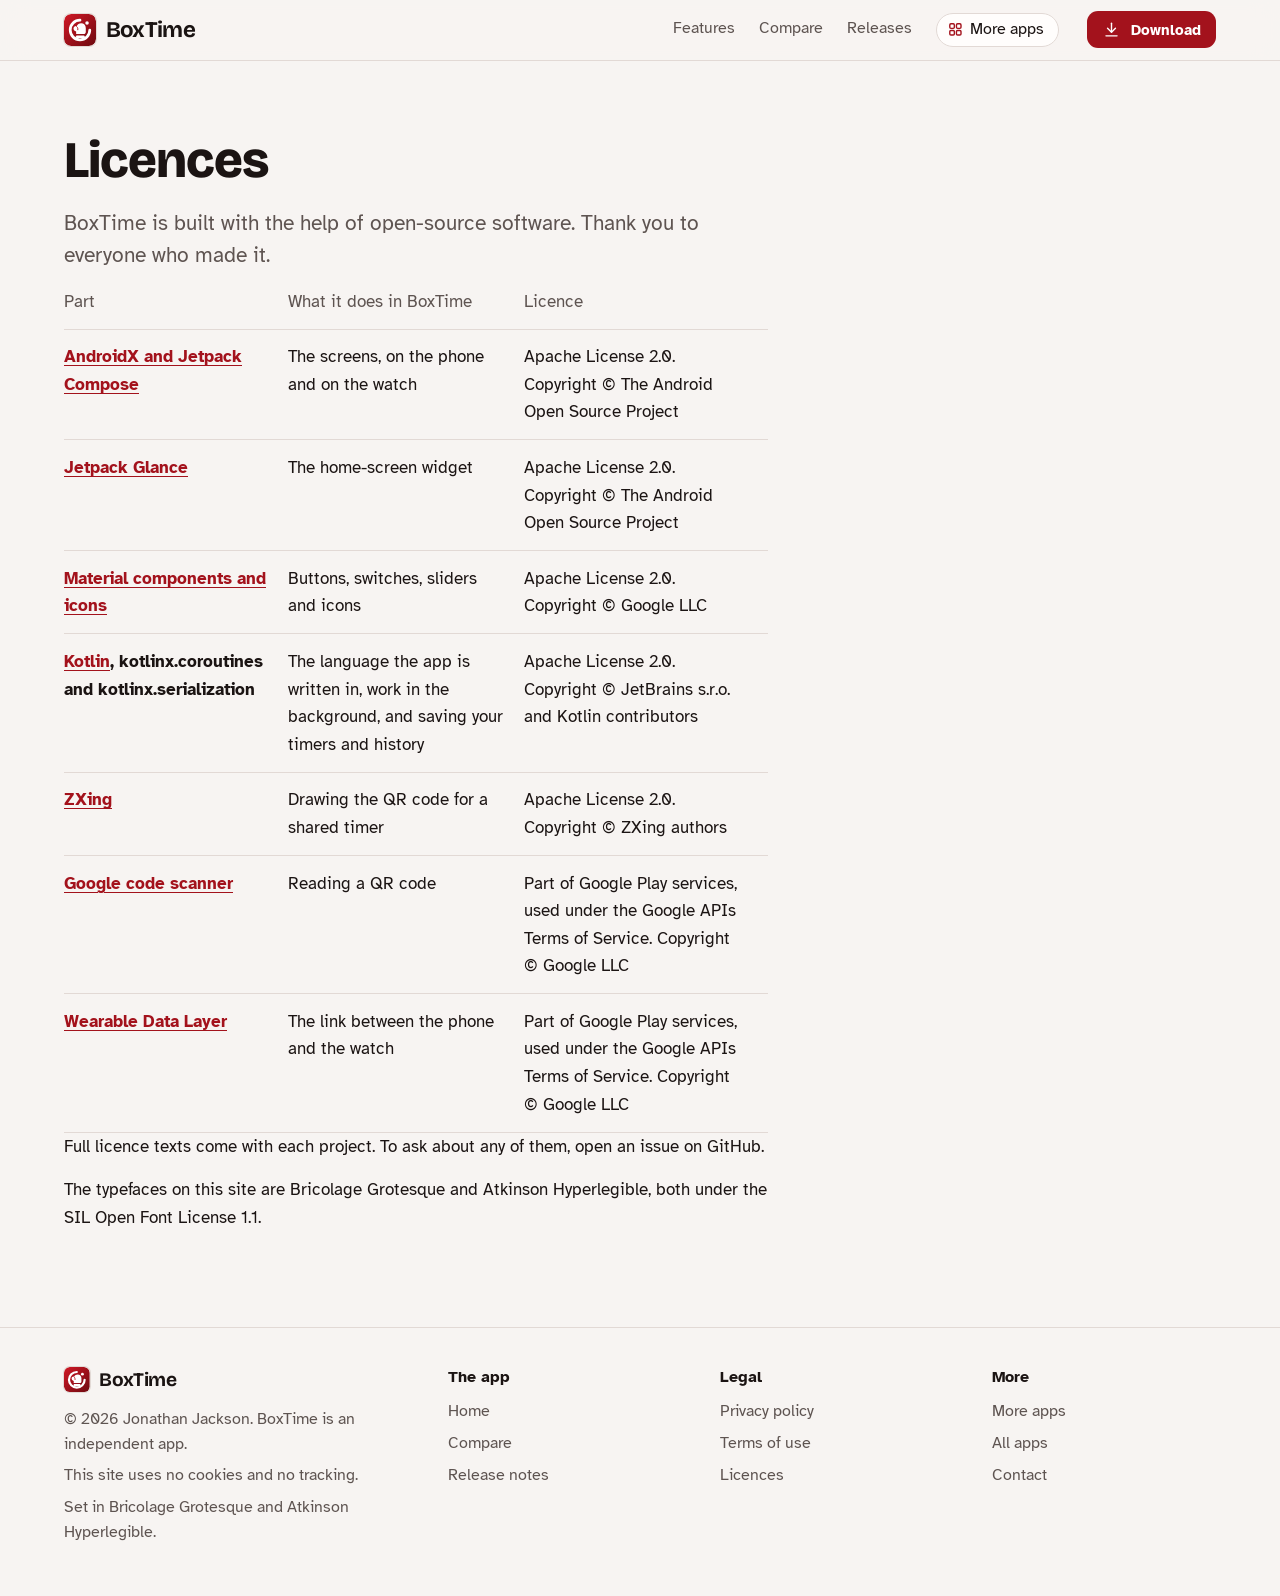
<file: licences.html>
<!DOCTYPE html>
<html lang="en-GB">
<head>
<meta charset="utf-8">
<meta name="viewport" content="width=device-width, initial-scale=1">
<title>BoxTime licences</title>
<meta name="description" content="The open-source parts inside BoxTime and their licences.">
<meta name="author" content="Jonathan Jackson">
<link rel="canonical" href="https://customgpter.github.io/boxtime/licences.html">
<meta name="theme-color" content="#f7f4f2" media="(prefers-color-scheme: light)">
<meta name="theme-color" content="#0f0c0c" media="(prefers-color-scheme: dark)">
<meta property="og:type" content="website">
<meta property="og:site_name" content="BoxTime">
<meta property="og:title" content="BoxTime licences">
<meta property="og:description" content="The open-source parts inside BoxTime and their licences.">
<meta property="og:url" content="https://customgpter.github.io/boxtime/licences.html">
<meta property="og:image" content="https://customgpter.github.io/boxtime/assets/og.png">
<meta property="og:image:width" content="1200">
<meta property="og:image:height" content="630">
<meta property="og:image:alt" content="BoxTime&#x27;s round timer in red with 1:47 left and a combination called">
<meta property="og:locale" content="en_GB">
<meta name="twitter:card" content="summary_large_image">
<link rel="icon" href="./assets/favicon.svg" type="image/svg+xml">
<link rel="apple-touch-icon" href="./assets/apple-touch-icon.png">
<link rel="preload" href="./assets/fonts/bricolage-grotesque-latin.woff2" as="font" type="font/woff2" crossorigin>
<link rel="preload" href="./assets/fonts/atkinson-hyperlegible-latin-400-normal.woff2" as="font" type="font/woff2" crossorigin>
<link rel="stylesheet" href="./assets/site.css?v=1">
<link rel="stylesheet" href="./assets/house.css?v=1">
<link rel="stylesheet" href="./assets/apps-list.css?v=1">
<script src="./assets/apps-list.js?v=1" defer></script>
</head>
<body>
<a class="skip" href="#main">Skip to content</a>
<header class="masthead">
<div class="wrap">
<a class="brand" href="./" aria-label="BoxTime home"><svg viewBox="0 0 108 108" aria-hidden="true"><defs><linearGradient id="mapp-bt" x1="0" y1="0" x2="1" y2="1"><stop offset="0" stop-color="#d01826"/><stop offset="1" stop-color="#6e0a10"/></linearGradient></defs><rect width="108" height="108" rx="24" fill="url(#mapp-bt)"/><g transform="translate(54 54) scale(1.32) translate(-54 -54)"><path d="M54 29a25 25 0 1 0 25 25" fill="none" stroke="#fff" stroke-width="7" stroke-linecap="round"/><circle cx="72" cy="36" r="4.5" fill="#fff"/><g transform="translate(54 56) scale(1.12) translate(-54 -56)"><path fill="#fff" d="M47 66.5h15.5a2 2 0 0 1 2 2v2.2a2 2 0 0 1-2 2H47a2 2 0 0 1-2-2v-2.2a2 2 0 0 1 2-2z"/><path fill="#fff" d="M45.2 63.6V57.5c-3.6-.6-6-3.3-6-6.7 0-3.3 2.6-5.8 5.8-5.8.5 0 1 .1 1.5.2C48.3 41.3 52 38.8 56.5 38.8c6.3 0 10.7 4.7 10.7 10.7v9.3c0 2.7-2.1 4.8-4.8 4.8z"/><path d="M46.3 46.2c1.7 1.3 2.7 3.1 2.7 5.3v2.2" fill="none" stroke="#b3121d" stroke-width="2.2" stroke-linecap="round"/></g></g></svg><span>BoxTime</span></a>
<nav aria-label="Main"><ul><li><a href="./#features">Features</a></li><li><a href="./compare.html">Compare</a></li><li><a href="./releases.html">Releases</a></li><li><a class="more-apps" href="./more-apps.html"><svg class="ico" viewBox="0 0 24 24" aria-hidden="true"><rect x="4" y="4" width="6.5" height="6.5" rx="1.6"/><rect x="13.5" y="4" width="6.5" height="6.5" rx="1.6"/><rect x="4" y="13.5" width="6.5" height="6.5" rx="1.6"/><rect x="13.5" y="13.5" width="6.5" height="6.5" rx="1.6"/></svg>More apps</a></li></ul></nav>
<a class="button small" href="https://github.com/CustomGPTer/boxtime/releases/latest/download/BoxTime.apk"><svg class="ico" viewBox="0 0 24 24" aria-hidden="true"><path d="M12 4v11"/><path d="M7 10.5l5 5 5-5"/><path d="M5 20h14"/></svg>Download</a>
</div>
</header>
<main id="main" class="doc">
<div class="wrap">
<div class="measure">
<h1>Licences</h1>
<p class="lede">BoxTime is built with the help of open-source software. Thank you to everyone who made it.</p>
<div class="scroll"><table><thead><tr><th scope="col">Part</th><th scope="col">What it does in BoxTime</th><th scope="col">Licence</th></tr></thead><tbody><tr><th scope="row"><a href="https://developer.android.com/jetpack">AndroidX and Jetpack Compose</a></th><td>The screens, on the phone and on the watch</td><td>Apache License 2.0. Copyright &copy; The Android Open Source Project</td></tr><tr><th scope="row"><a href="https://developer.android.com/develop/ui/compose/glance">Jetpack Glance</a></th><td>The home-screen widget</td><td>Apache License 2.0. Copyright &copy; The Android Open Source Project</td></tr><tr><th scope="row"><a href="https://m3.material.io">Material components and icons</a></th><td>Buttons, switches, sliders and icons</td><td>Apache License 2.0. Copyright &copy; Google LLC</td></tr><tr><th scope="row"><a href="https://kotlinlang.org">Kotlin</a>, kotlinx.coroutines and kotlinx.serialization</th><td>The language the app is written in, work in the background, and saving your timers and history</td><td>Apache License 2.0. Copyright &copy; JetBrains s.r.o. and Kotlin contributors</td></tr><tr><th scope="row"><a href="https://github.com/zxing/zxing">ZXing</a></th><td>Drawing the QR code for a shared timer</td><td>Apache License 2.0. Copyright &copy; ZXing authors</td></tr><tr><th scope="row"><a href="https://developers.google.com/ml-kit/vision/barcode-scanning/code-scanner">Google code scanner</a></th><td>Reading a QR code</td><td>Part of Google Play services, used under the Google APIs Terms of Service. Copyright &copy; Google LLC</td></tr><tr><th scope="row"><a href="https://developer.android.com/training/wearables/data/data-layer">Wearable Data Layer</a></th><td>The link between the phone and the watch</td><td>Part of Google Play services, used under the Google APIs Terms of Service. Copyright &copy; Google LLC</td></tr></tbody></table></div>
<p>Full licence texts come with each project. To ask about any of them, open an issue on GitHub.</p>
<p>The typefaces on this site are Bricolage Grotesque and Atkinson Hyperlegible, both under the SIL Open Font License 1.1.</p>
</div>
</div>
</main>
<footer class="colophon">
<div class="wrap">
<div>
<a class="brand" href="./" aria-label="BoxTime home"><svg viewBox="0 0 108 108" aria-hidden="true"><defs><linearGradient id="mapp-bt" x1="0" y1="0" x2="1" y2="1"><stop offset="0" stop-color="#d01826"/><stop offset="1" stop-color="#6e0a10"/></linearGradient></defs><rect width="108" height="108" rx="24" fill="url(#mapp-bt)"/><g transform="translate(54 54) scale(1.32) translate(-54 -54)"><path d="M54 29a25 25 0 1 0 25 25" fill="none" stroke="#fff" stroke-width="7" stroke-linecap="round"/><circle cx="72" cy="36" r="4.5" fill="#fff"/><g transform="translate(54 56) scale(1.12) translate(-54 -56)"><path fill="#fff" d="M47 66.5h15.5a2 2 0 0 1 2 2v2.2a2 2 0 0 1-2 2H47a2 2 0 0 1-2-2v-2.2a2 2 0 0 1 2-2z"/><path fill="#fff" d="M45.2 63.6V57.5c-3.6-.6-6-3.3-6-6.7 0-3.3 2.6-5.8 5.8-5.8.5 0 1 .1 1.5.2C48.3 41.3 52 38.8 56.5 38.8c6.3 0 10.7 4.7 10.7 10.7v9.3c0 2.7-2.1 4.8-4.8 4.8z"/><path d="M46.3 46.2c1.7 1.3 2.7 3.1 2.7 5.3v2.2" fill="none" stroke="#b3121d" stroke-width="2.2" stroke-linecap="round"/></g></g></svg><span>BoxTime</span></a>
<p>&copy; 2026 Jonathan Jackson. BoxTime is an independent app.</p>
<p>This site uses no cookies and no tracking.</p>
<p>Set in Bricolage Grotesque and Atkinson Hyperlegible.</p>
</div>
<nav aria-label="The app"><h2>The app</h2><ul>
<li><a href="./">Home</a></li>
<li><a href="./compare.html">Compare</a></li>
<li><a href="./releases.html">Release notes</a></li>

</ul></nav>
<nav aria-label="Legal"><h2>Legal</h2><ul>
<li><a href="./privacy.html">Privacy policy</a></li>
<li><a href="./terms.html">Terms of use</a></li>
<li><a href="./licences.html">Licences</a></li>
</ul></nav>
<nav aria-label="More"><h2>More</h2><ul>
<li><a href="./more-apps.html">More apps</a></li>
<li><a href="https://customgpter.github.io/">All apps</a></li>
<li><a href="https://github.com/CustomGPTer/boxtime/issues">Contact</a></li>
</ul></nav>
</div>
</footer>
</body>
</html>
</file>
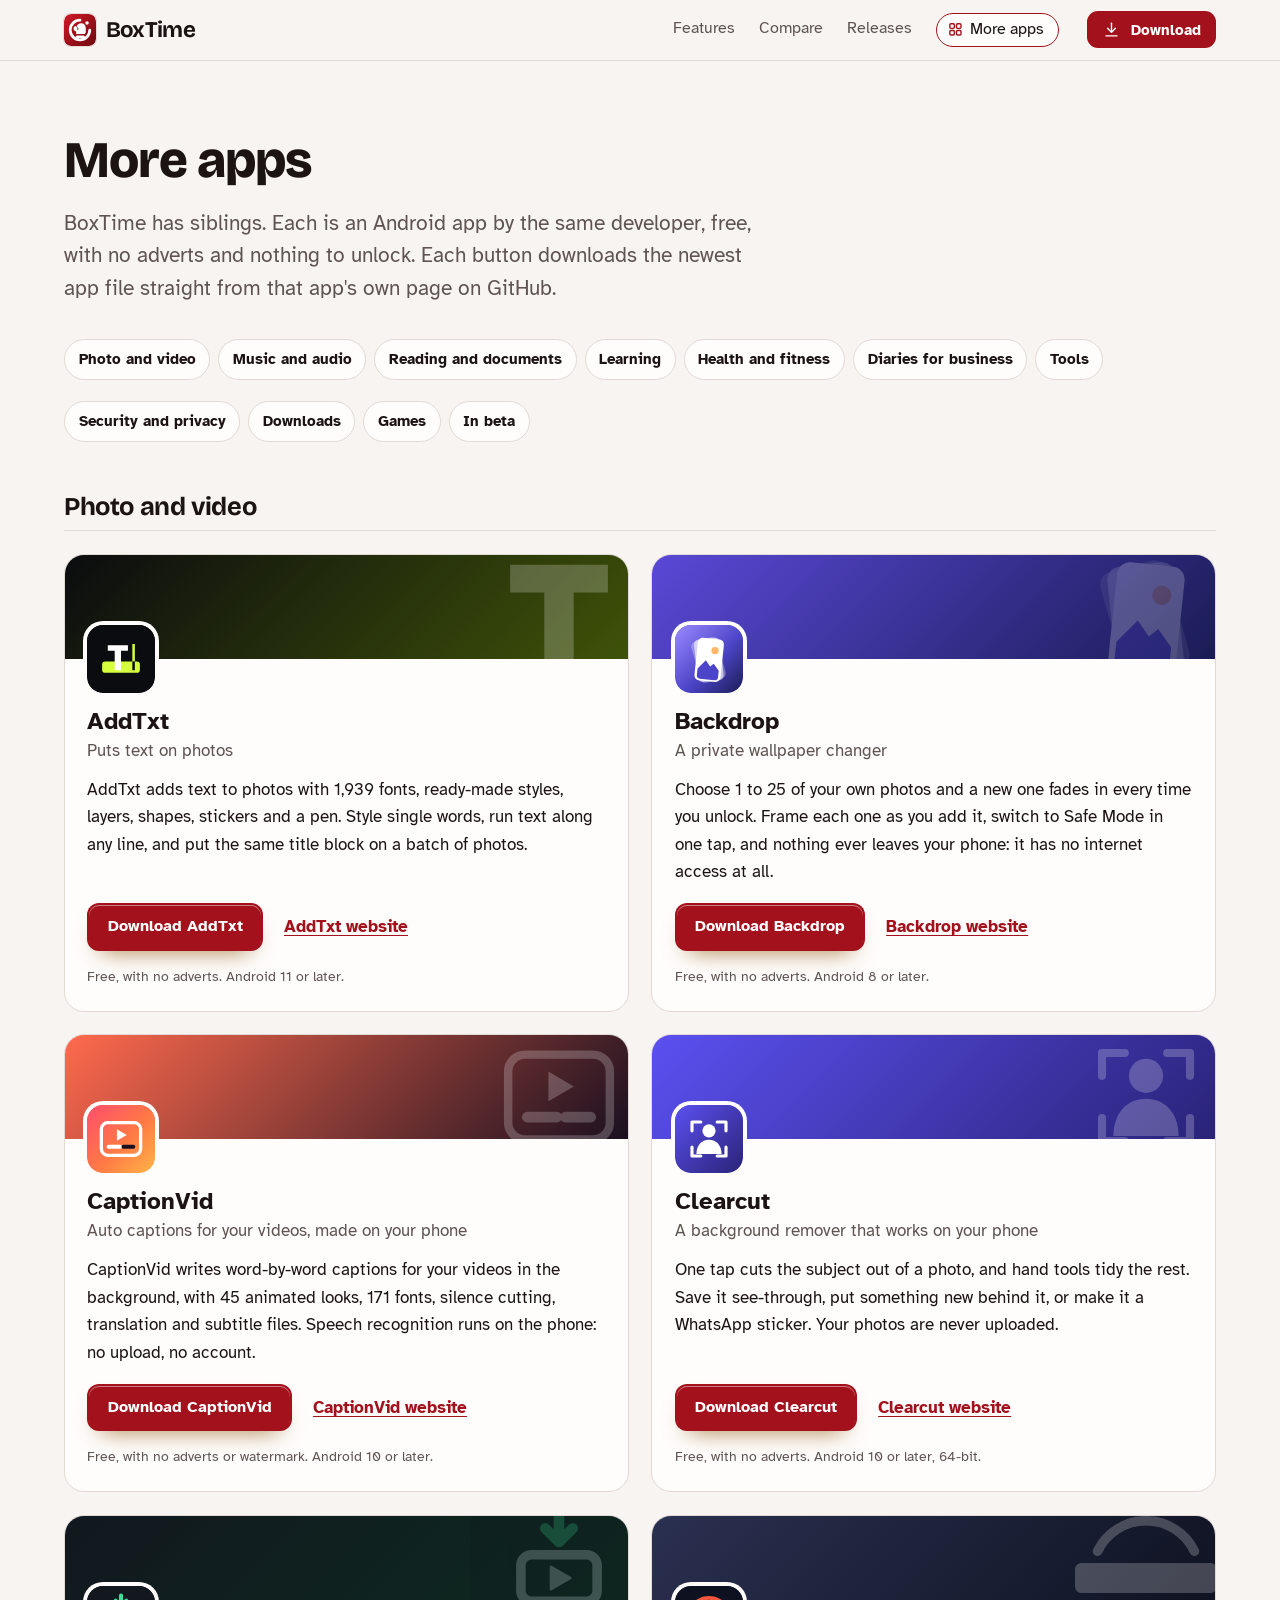
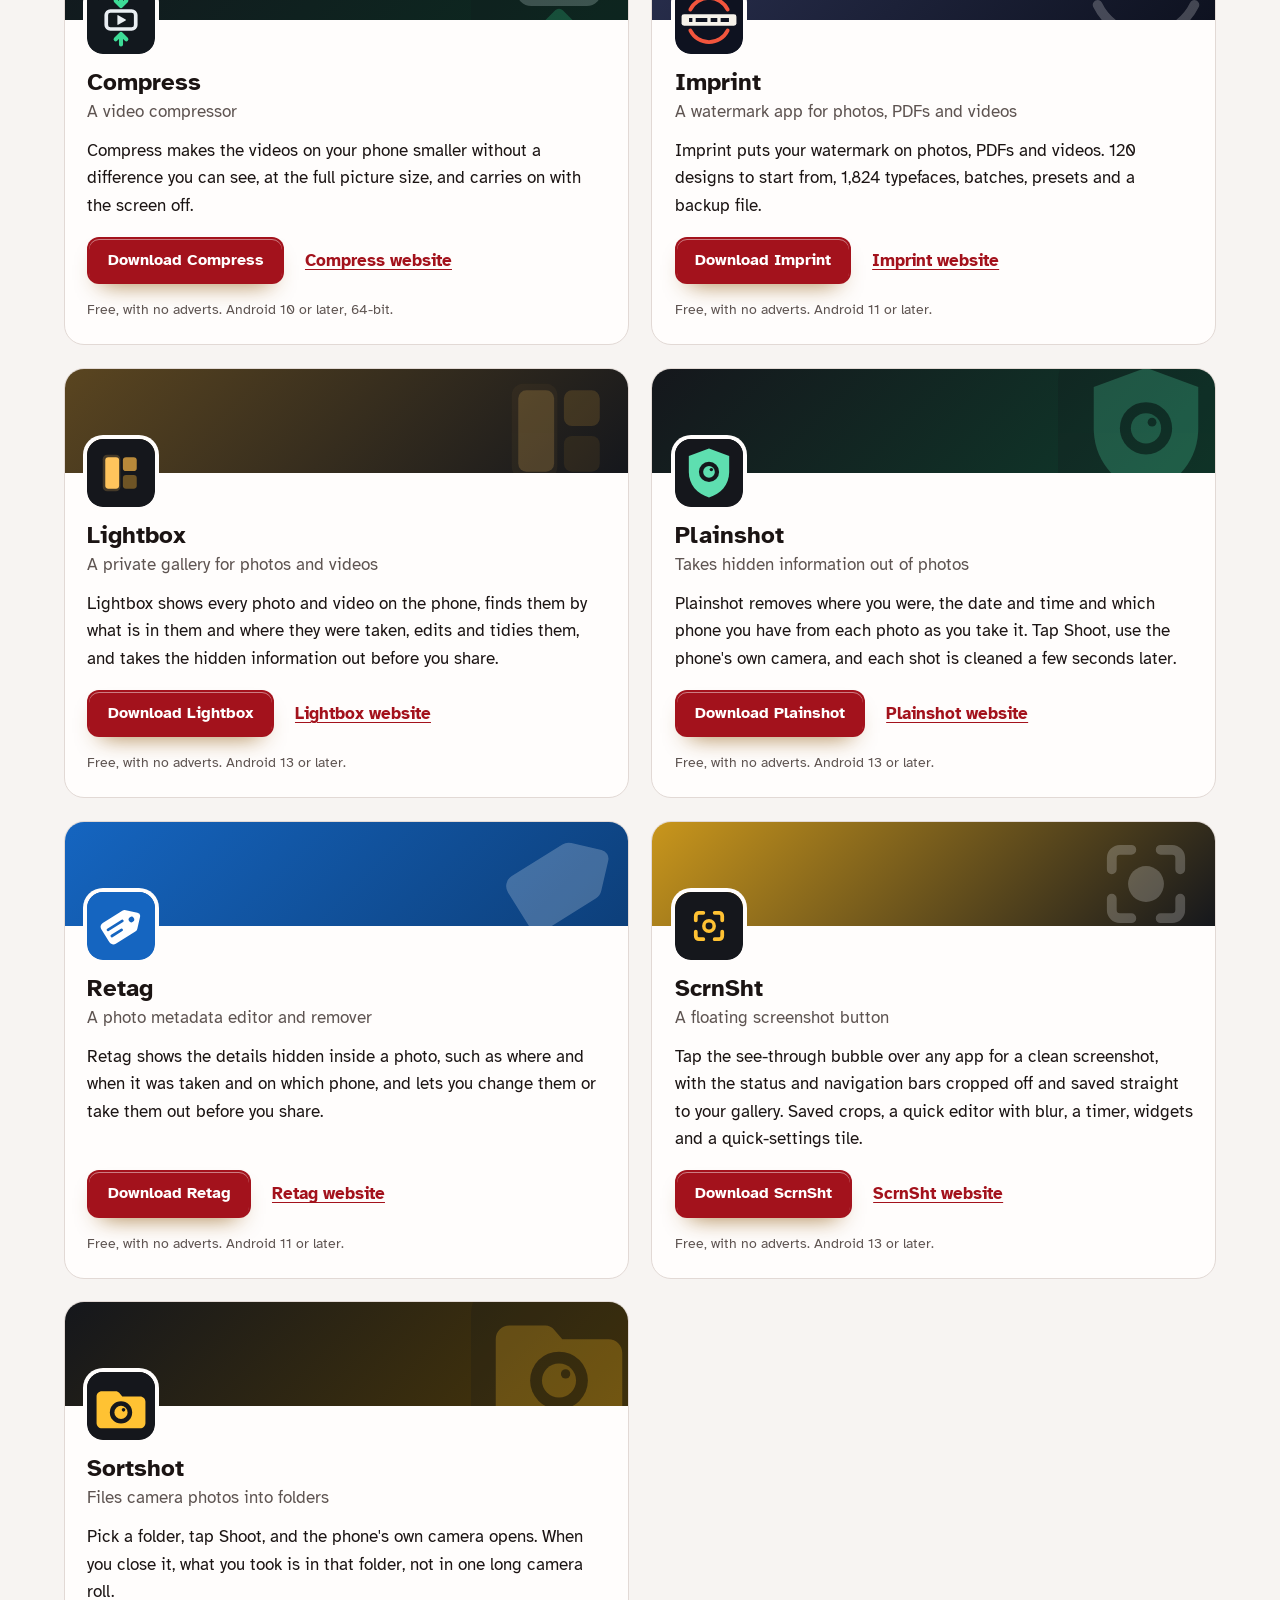
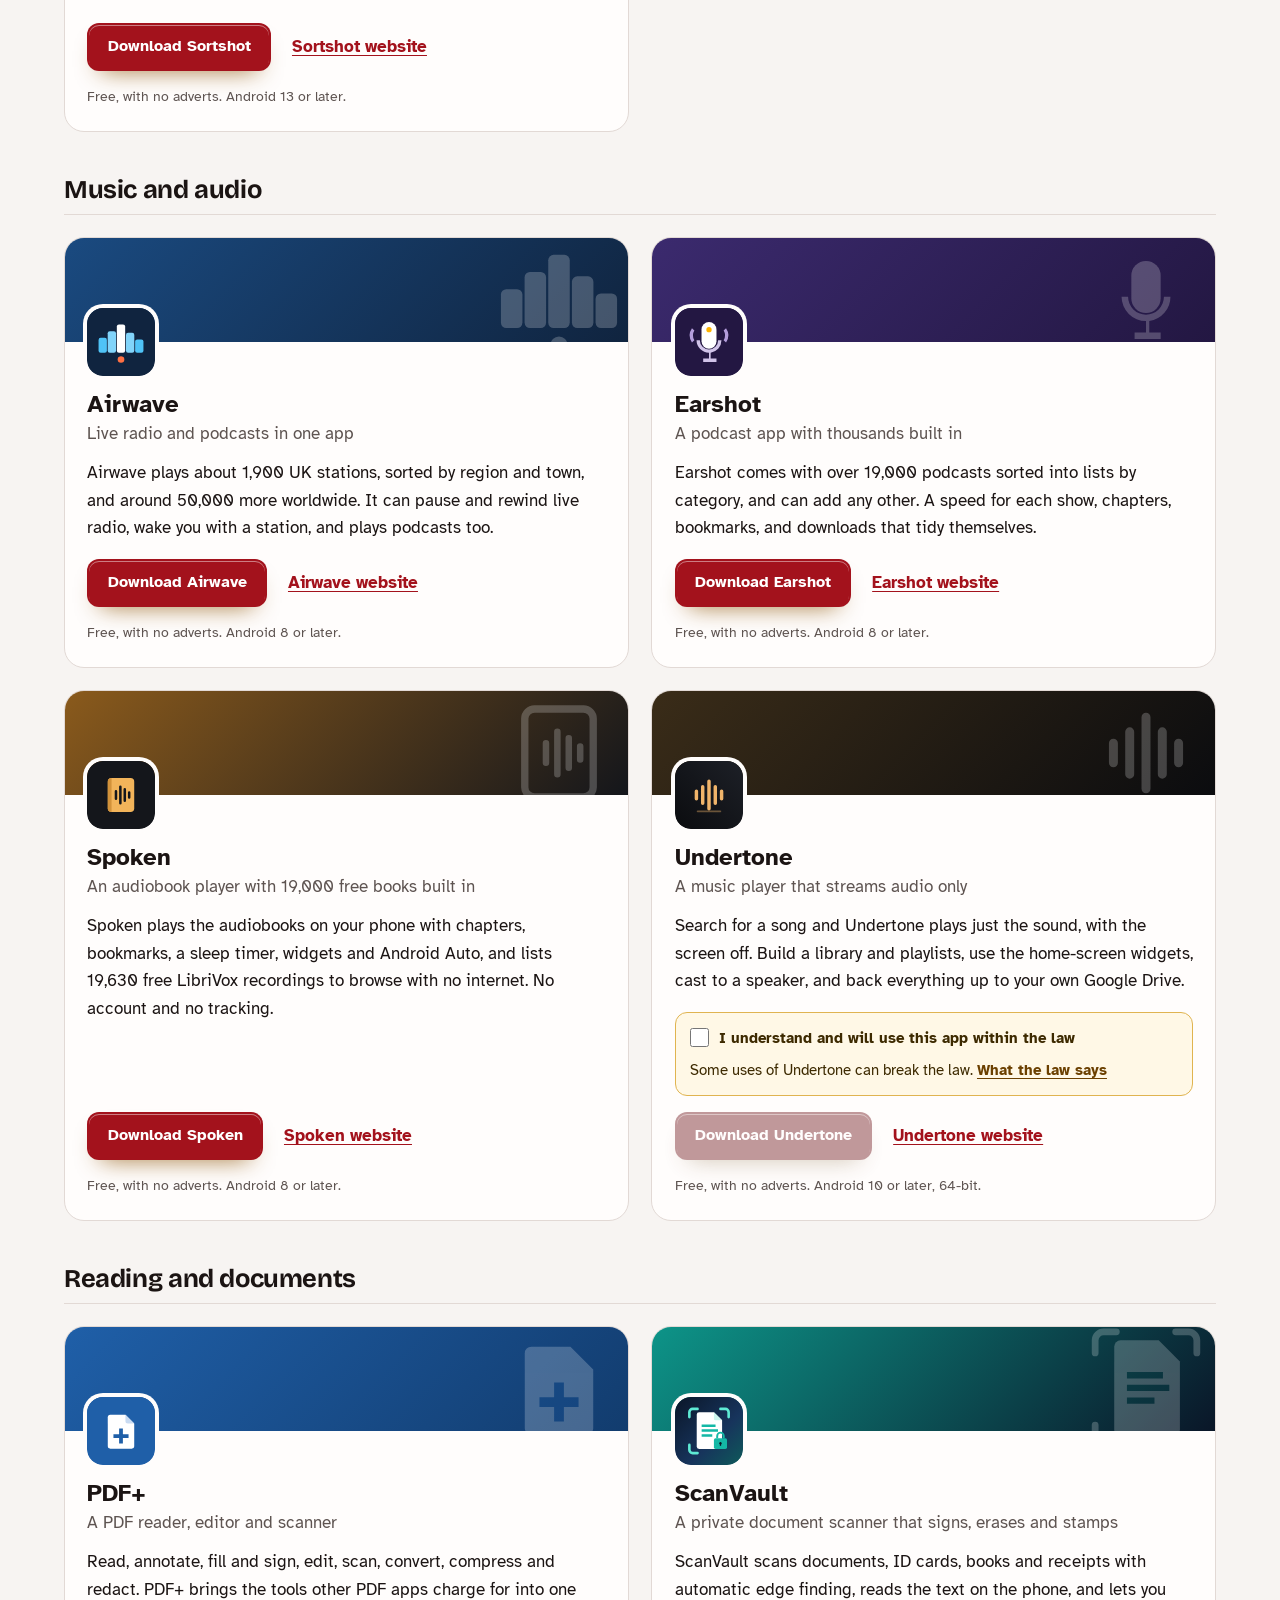
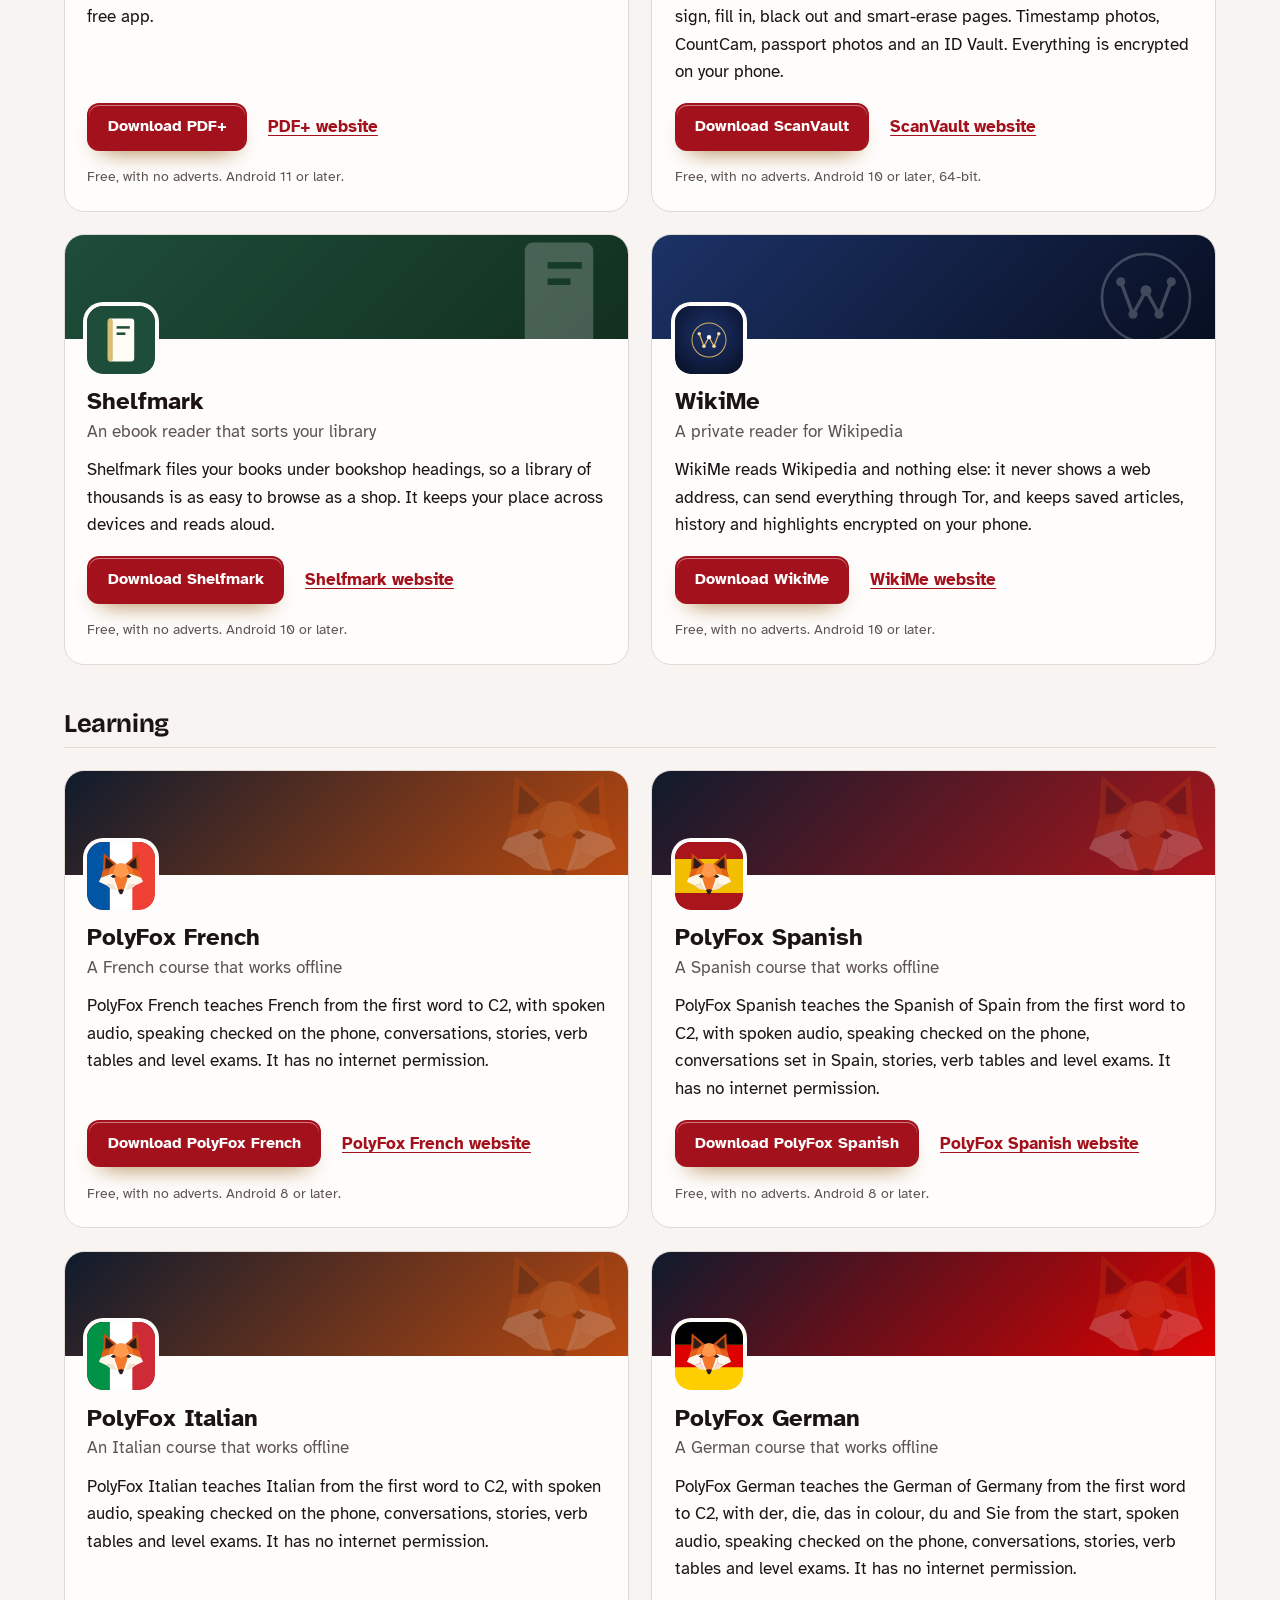
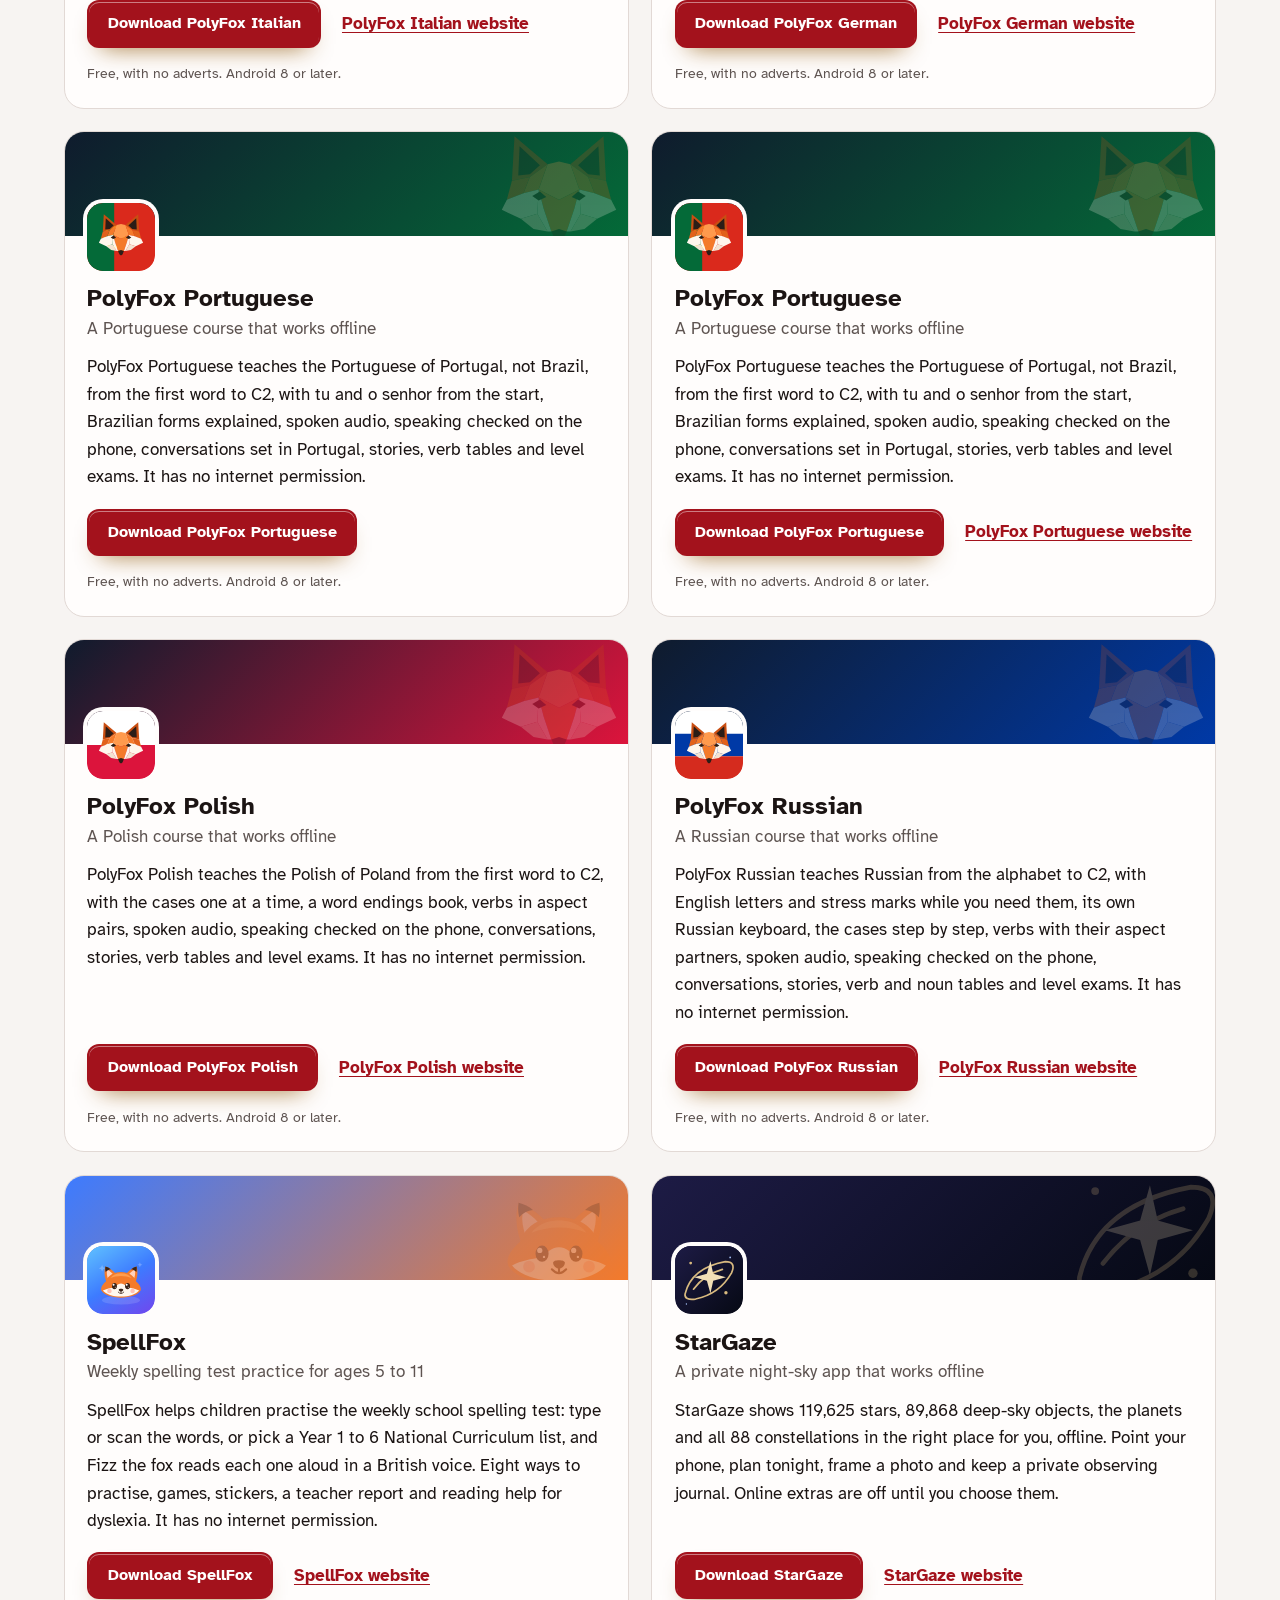
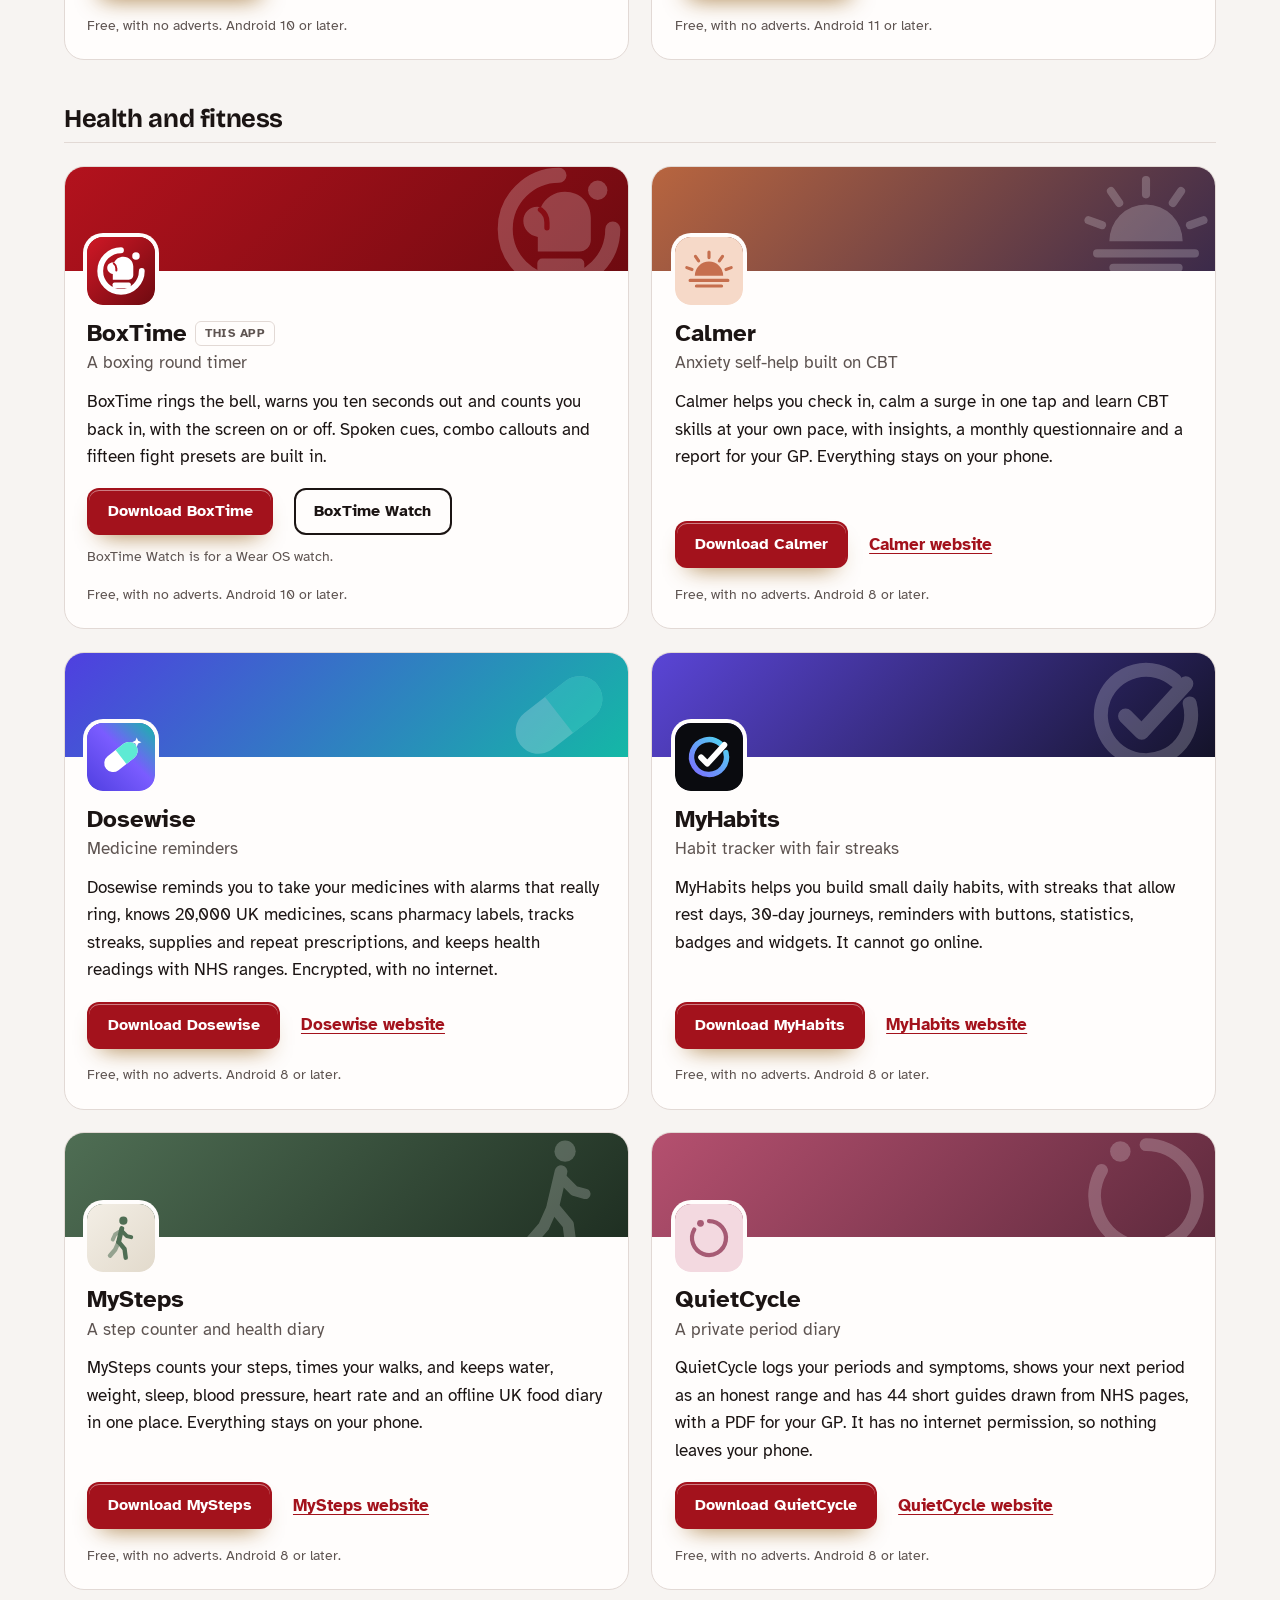
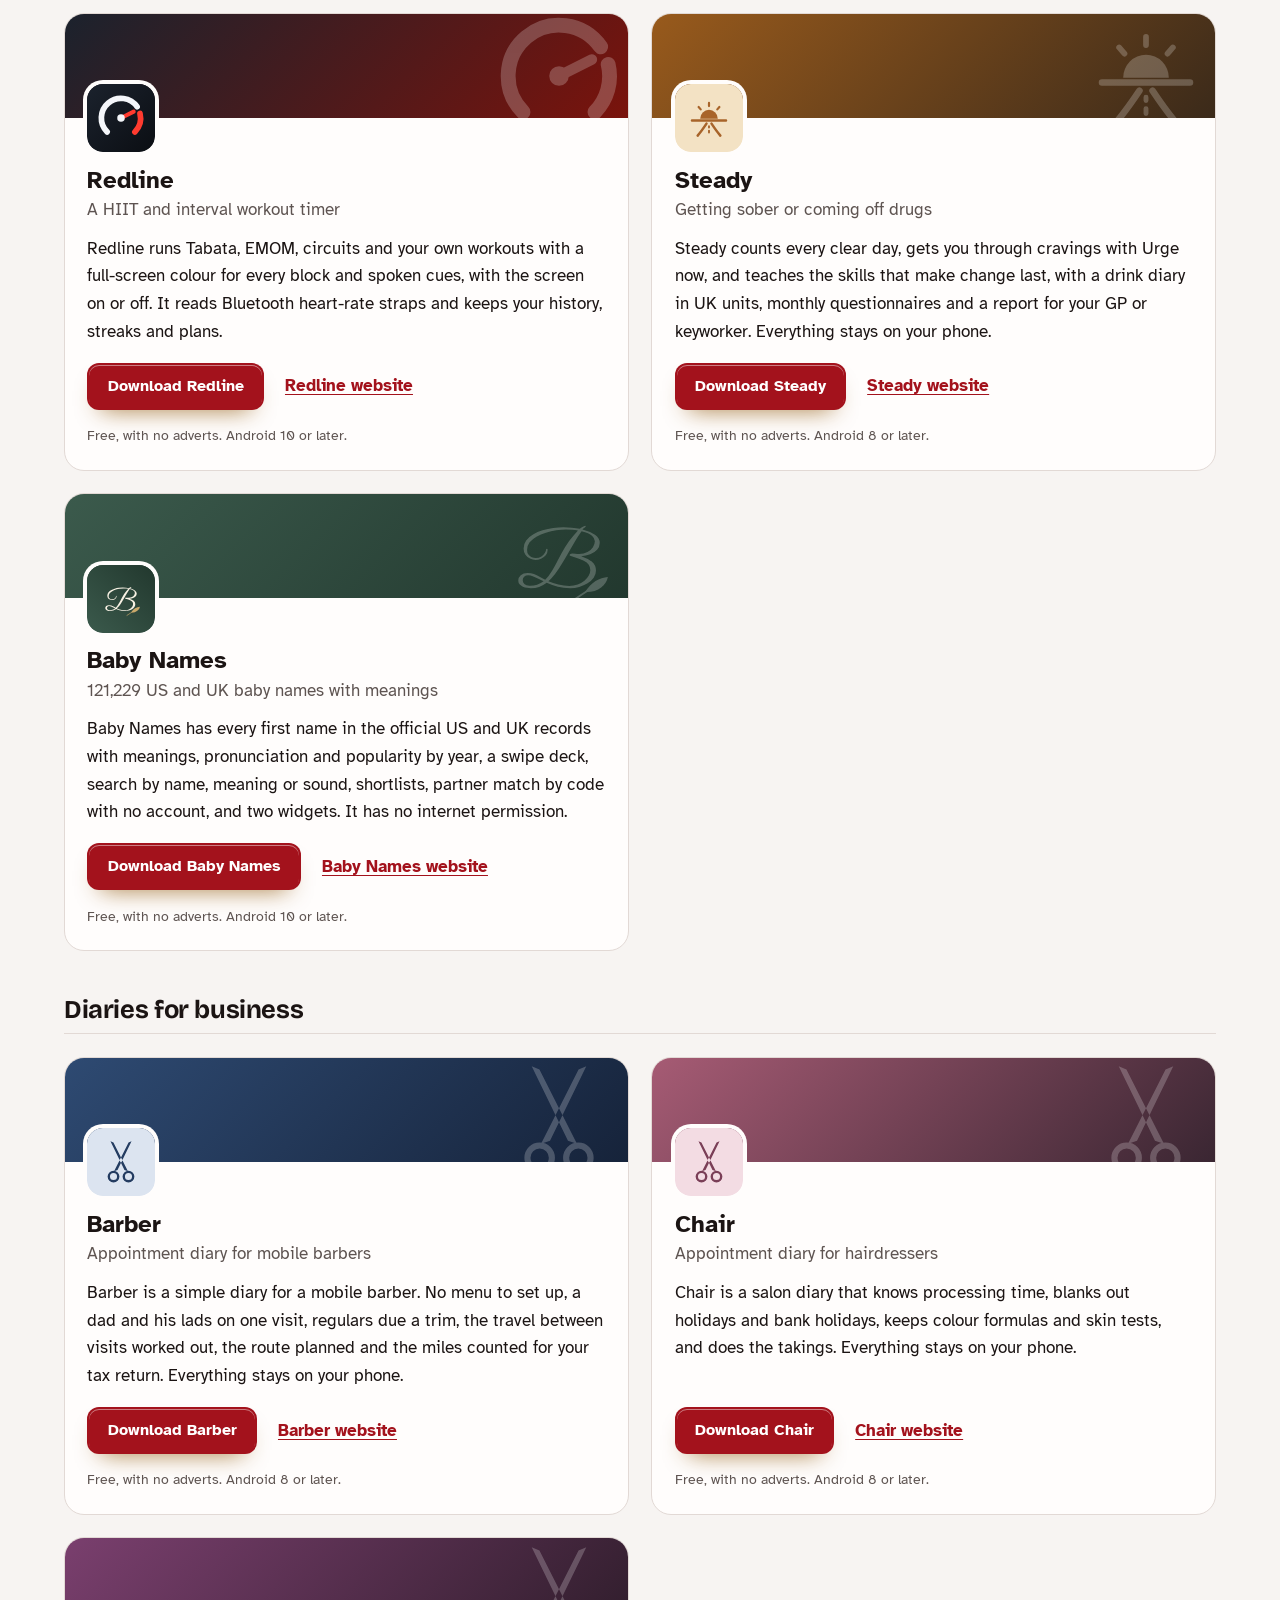
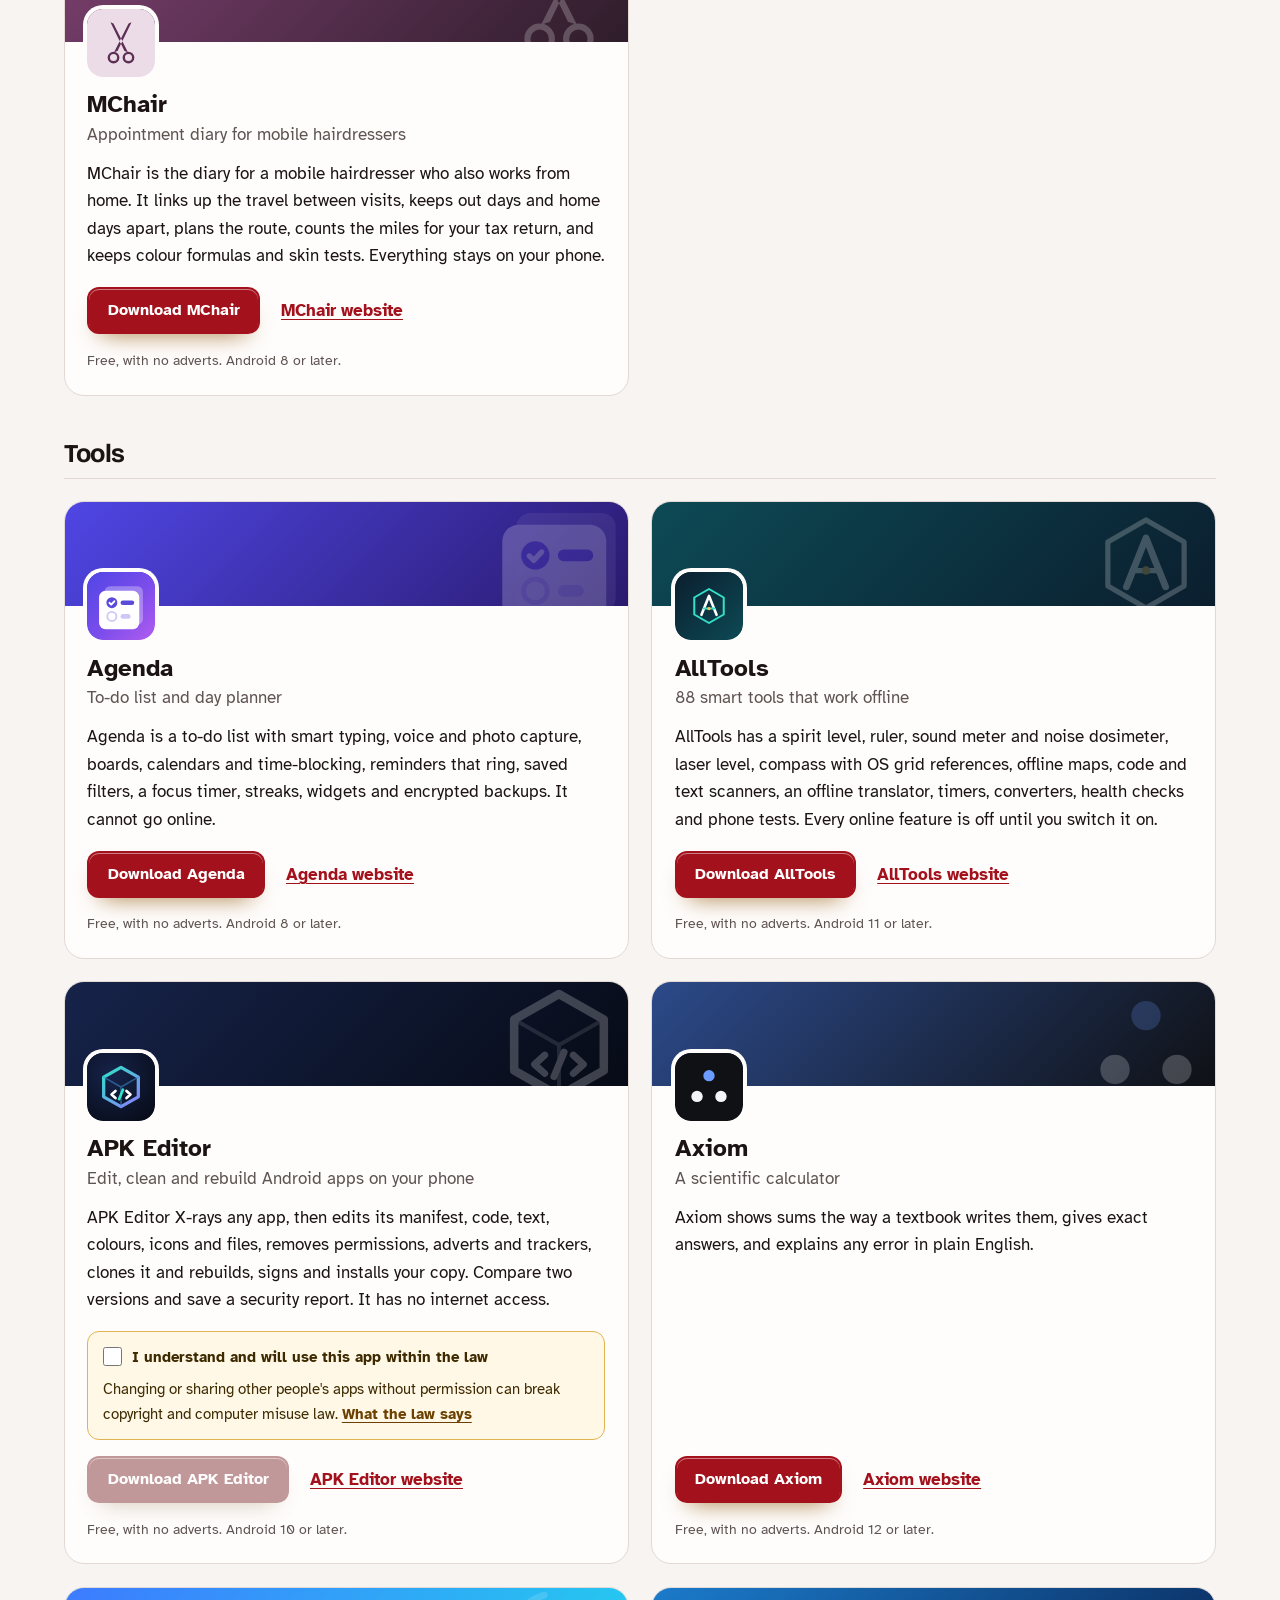
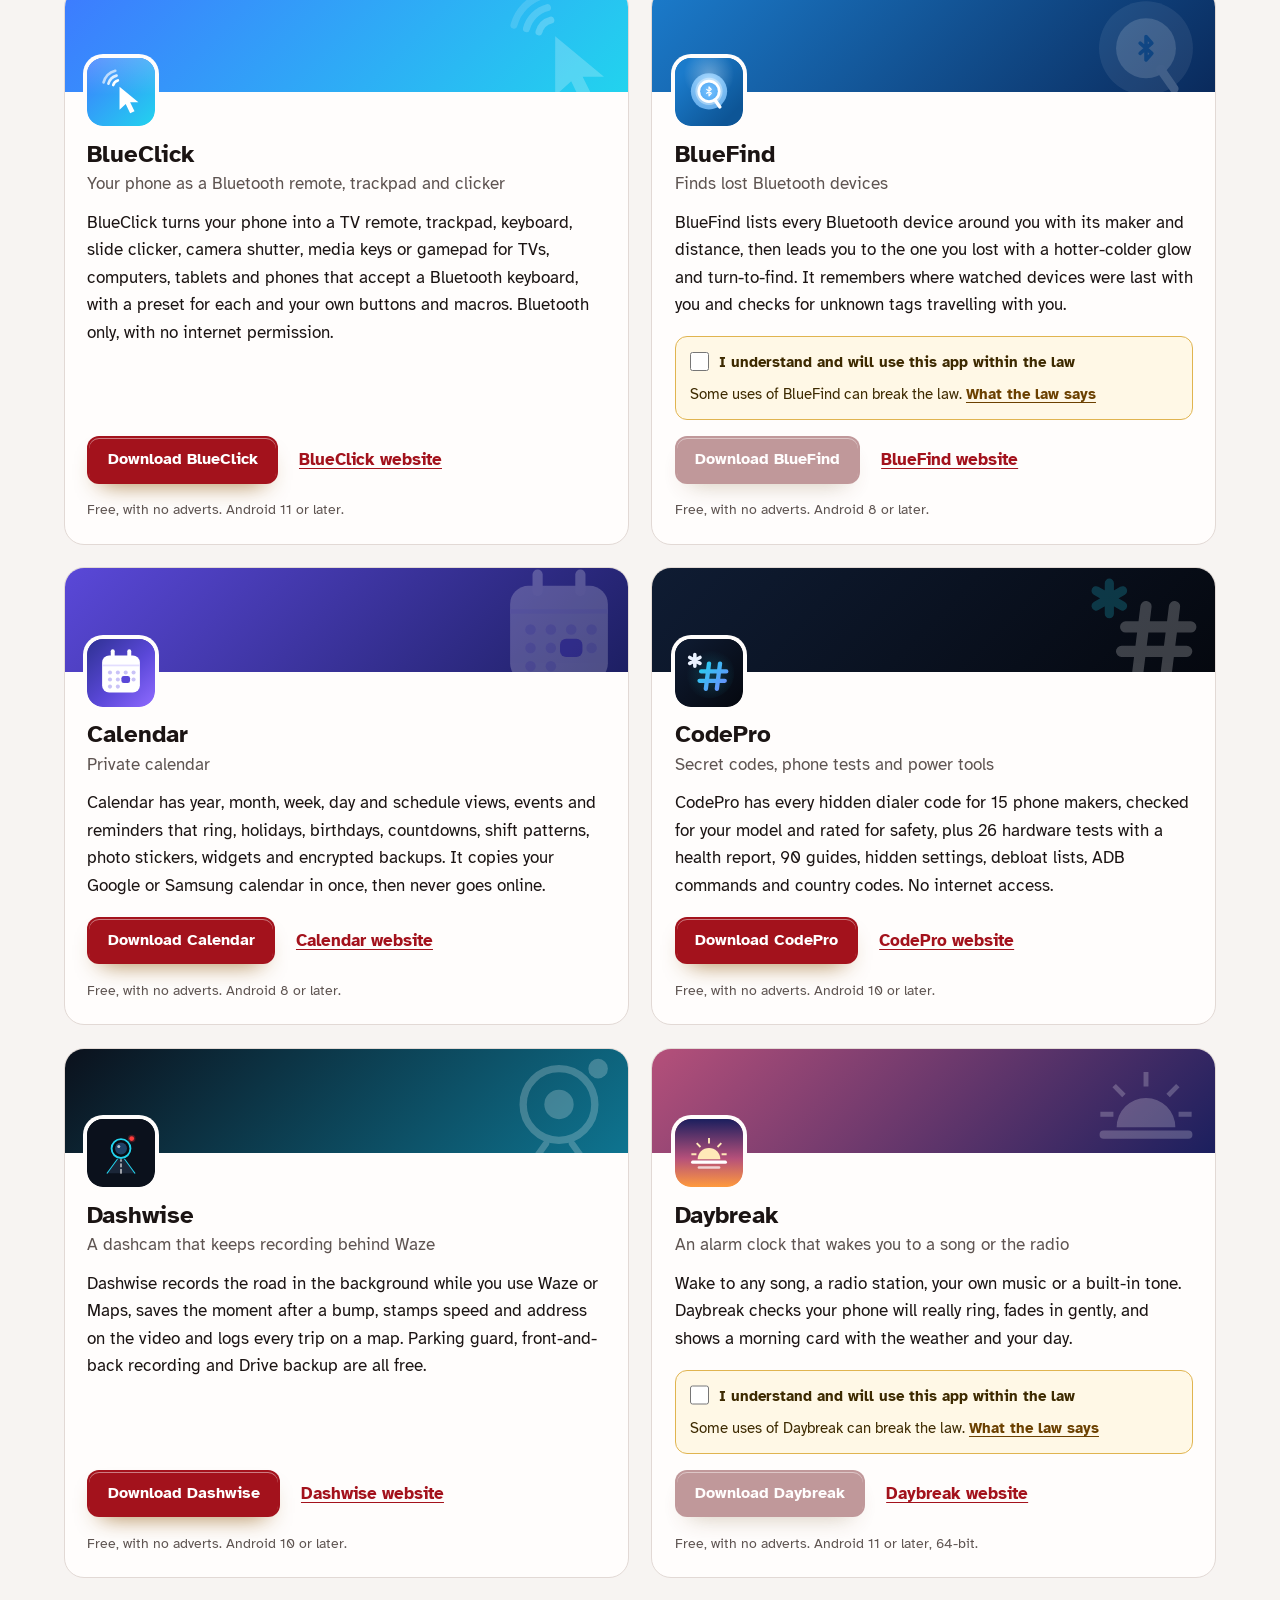
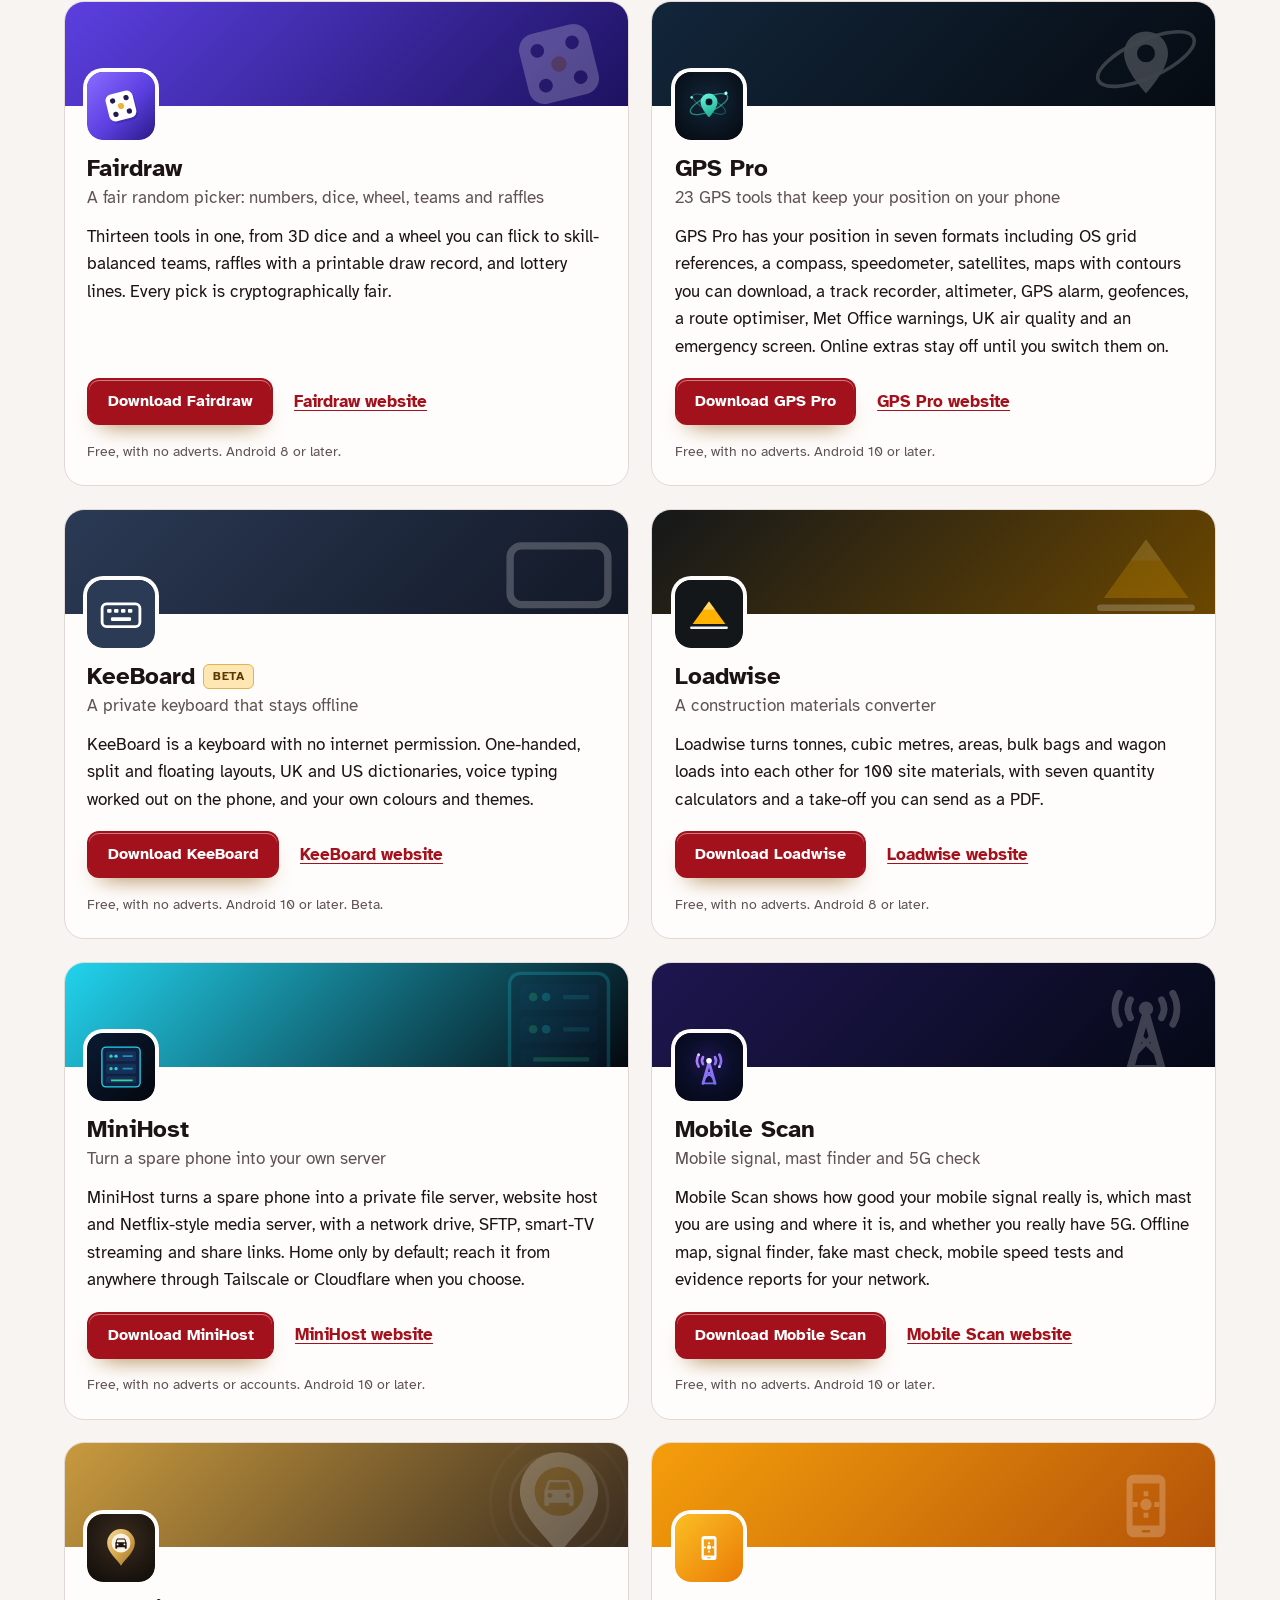
<file: more-apps.html>
<!DOCTYPE html>
<html lang="en-GB">
<head>
<meta charset="utf-8">
<meta name="viewport" content="width=device-width, initial-scale=1">
<title>More free Android apps from the maker of BoxTime</title>
<meta name="description" content="All 99 free Android apps from the maker of BoxTime, in one list by category, each with its download and a link to its website.">
<meta name="author" content="Jonathan Jackson">
<link rel="canonical" href="https://customgpter.github.io/boxtime/more-apps.html">
<meta name="theme-color" content="#f7f4f2" media="(prefers-color-scheme: light)">
<meta name="theme-color" content="#0f0c0c" media="(prefers-color-scheme: dark)">
<meta property="og:type" content="website">
<meta property="og:site_name" content="BoxTime">
<meta property="og:title" content="More free Android apps from the maker of BoxTime">
<meta property="og:description" content="All 99 free Android apps from the maker of BoxTime, in one list by category, each with its download and a link to its website.">
<meta property="og:url" content="https://customgpter.github.io/boxtime/more-apps.html">
<meta property="og:image" content="https://customgpter.github.io/boxtime/assets/og.png">
<meta property="og:image:width" content="1200">
<meta property="og:image:height" content="630">
<meta property="og:image:alt" content="BoxTime&#x27;s round timer in red with 1:47 left and a combination called">
<meta property="og:locale" content="en_GB">
<meta name="twitter:card" content="summary_large_image">
<link rel="icon" href="./assets/favicon.svg" type="image/svg+xml">
<link rel="apple-touch-icon" href="./assets/apple-touch-icon.png">
<link rel="preload" href="./assets/fonts/bricolage-grotesque-latin.woff2" as="font" type="font/woff2" crossorigin>
<link rel="preload" href="./assets/fonts/atkinson-hyperlegible-latin-400-normal.woff2" as="font" type="font/woff2" crossorigin>
<link rel="stylesheet" href="./assets/site.css?v=1">
<link rel="stylesheet" href="./assets/house.css?v=1">
<script type="application/ld+json">{"@context":"https://schema.org","@type":"ItemList","name":"Apps from the maker of BoxTime","url":"https://customgpter.github.io/boxtime/more-apps.html","itemListElement":[{"@type":"ListItem","position":1,"name":"AddTxt","url":"https://customgpter.github.io/addtxt/"},{"@type":"ListItem","position":2,"name":"Backdrop","url":"https://customgpter.github.io/backdrop/"},{"@type":"ListItem","position":3,"name":"CaptionVid","url":"https://customgpter.github.io/captionvid/"},{"@type":"ListItem","position":4,"name":"Clearcut","url":"https://customgpter.github.io/clearcut/"},{"@type":"ListItem","position":5,"name":"Compress","url":"https://customgpter.github.io/compress/"},{"@type":"ListItem","position":6,"name":"Imprint","url":"https://customgpter.github.io/imprint/"},{"@type":"ListItem","position":7,"name":"Lightbox","url":"https://customgpter.github.io/lightbox/"},{"@type":"ListItem","position":8,"name":"Plainshot","url":"https://customgpter.github.io/plainshot/"},{"@type":"ListItem","position":9,"name":"Retag","url":"https://customgpter.github.io/retag/"},{"@type":"ListItem","position":10,"name":"ScrnSht","url":"https://customgpter.github.io/scrnsht/"},{"@type":"ListItem","position":11,"name":"Sortshot","url":"https://customgpter.github.io/sortshot/"},{"@type":"ListItem","position":12,"name":"Airwave","url":"https://customgpter.github.io/airwave/"},{"@type":"ListItem","position":13,"name":"Earshot","url":"https://customgpter.github.io/earshot/"},{"@type":"ListItem","position":14,"name":"Spoken","url":"https://customgpter.github.io/spoken/"},{"@type":"ListItem","position":15,"name":"Undertone","url":"https://customgpter.github.io/undertone/"},{"@type":"ListItem","position":16,"name":"PDF+","url":"https://customgpter.github.io/pdfplus/"},{"@type":"ListItem","position":17,"name":"ScanVault","url":"https://customgpter.github.io/scanvault/"},{"@type":"ListItem","position":18,"name":"Shelfmark","url":"https://customgpter.github.io/shelfmark/"},{"@type":"ListItem","position":19,"name":"WikiMe","url":"https://customgpter.github.io/wikime/"},{"@type":"ListItem","position":20,"name":"PolyFox French","url":"https://customgpter.github.io/polyfox/"},{"@type":"ListItem","position":21,"name":"PolyFox German","url":"https://customgpter.github.io/polyfox-german/"},{"@type":"ListItem","position":22,"name":"PolyFox Portuguese","url":"https://customgpter.github.io/polyfox-portuguese/"},{"@type":"ListItem","position":23,"name":"PolyFox Polish","url":"https://customgpter.github.io/polyfox-polish/"},{"@type":"ListItem","position":24,"name":"PolyFox Russian","url":"https://customgpter.github.io/polyfox-russian/"},{"@type":"ListItem","position":25,"name":"SpellFox","url":"https://customgpter.github.io/spellfox/"},{"@type":"ListItem","position":26,"name":"StarGaze","url":"https://customgpter.github.io/stargaze/"},{"@type":"ListItem","position":27,"name":"BoxTime","url":"https://customgpter.github.io/boxtime/"},{"@type":"ListItem","position":28,"name":"Calmer","url":"https://customgpter.github.io/calmer/"},{"@type":"ListItem","position":29,"name":"Dosewise","url":"https://customgpter.github.io/dosewise/"},{"@type":"ListItem","position":30,"name":"MyHabits","url":"https://customgpter.github.io/myhabits/"},{"@type":"ListItem","position":31,"name":"MySteps","url":"https://customgpter.github.io/mysteps/"},{"@type":"ListItem","position":32,"name":"QuietCycle","url":"https://customgpter.github.io/quietcycle/"},{"@type":"ListItem","position":33,"name":"Redline","url":"https://customgpter.github.io/redline/"},{"@type":"ListItem","position":34,"name":"Steady","url":"https://customgpter.github.io/steady/"},{"@type":"ListItem","position":35,"name":"Barber","url":"https://customgpter.github.io/barber/"},{"@type":"ListItem","position":36,"name":"Chair","url":"https://customgpter.github.io/chair/"},{"@type":"ListItem","position":37,"name":"MChair","url":"https://customgpter.github.io/mchair/"},{"@type":"ListItem","position":38,"name":"Agenda","url":"https://customgpter.github.io/agenda/"},{"@type":"ListItem","position":39,"name":"AllTools","url":"https://customgpter.github.io/alltools/"},{"@type":"ListItem","position":40,"name":"APK Editor","url":"https://customgpter.github.io/apkeditor/"},{"@type":"ListItem","position":41,"name":"Axiom","url":"https://customgpter.github.io/axiom/"},{"@type":"ListItem","position":42,"name":"BlueClick","url":"https://customgpter.github.io/blueclick/"},{"@type":"ListItem","position":43,"name":"BlueFind","url":"https://customgpter.github.io/bluefind/"},{"@type":"ListItem","position":44,"name":"Calendar","url":"https://customgpter.github.io/calendar/"},{"@type":"ListItem","position":45,"name":"CodePro","url":"https://customgpter.github.io/codepro/"},{"@type":"ListItem","position":46,"name":"Dashwise","url":"https://customgpter.github.io/dashwise/"},{"@type":"ListItem","position":47,"name":"Daybreak","url":"https://customgpter.github.io/daybreak/"},{"@type":"ListItem","position":48,"name":"Fairdraw","url":"https://customgpter.github.io/fairdraw/"},{"@type":"ListItem","position":49,"name":"GPS Pro","url":"https://customgpter.github.io/gpspro/"},{"@type":"ListItem","position":50,"name":"KeeBoard","url":"https://customgpter.github.io/keeboard/"},{"@type":"ListItem","position":51,"name":"Loadwise","url":"https://customgpter.github.io/loadwise/"},{"@type":"ListItem","position":52,"name":"MiniHost","url":"https://customgpter.github.io/minihost/"},{"@type":"ListItem","position":53,"name":"Mobile Scan","url":"https://customgpter.github.io/mobilescan/"},{"@type":"ListItem","position":54,"name":"Parkwise","url":"https://customgpter.github.io/parkwise/"},{"@type":"ListItem","position":55,"name":"Pocketmind","url":"https://customgpter.github.io/pocketmind/"},{"@type":"ListItem","position":56,"name":"Refine","url":"https://customgpter.github.io/refine/"},{"@type":"ListItem","position":57,"name":"Shiftwise","url":"https://customgpter.github.io/shiftwise/"},{"@type":"ListItem","position":58,"name":"SimpleCalc","url":"https://customgpter.github.io/simplecalc/"},{"@type":"ListItem","position":59,"name":"Skyline","url":"https://customgpter.github.io/skyline/"},{"@type":"ListItem","position":60,"name":"Slipway","url":"https://customgpter.github.io/slipway/"},{"@type":"ListItem","position":61,"name":"Tagger","url":"https://customgpter.github.io/tagger/"},{"@type":"ListItem","position":62,"name":"TotalClean","url":"https://customgpter.github.io/totalclean/"},{"@type":"ListItem","position":63,"name":"TVLink","url":"https://customgpter.github.io/tvlink/"},{"@type":"ListItem","position":64,"name":"Unbox","url":"https://customgpter.github.io/unbox/"},{"@type":"ListItem","position":65,"name":"WhatsKeep","url":"https://customgpter.github.io/whatskeep/"},{"@type":"ListItem","position":66,"name":"WiFi Scan","url":"https://customgpter.github.io/wifiscan/"},{"@type":"ListItem","position":67,"name":"Auditly","url":"https://customgpter.github.io/auditly/"},{"@type":"ListItem","position":68,"name":"Backchannel","url":"https://customgpter.github.io/backchannel/"},{"@type":"ListItem","position":69,"name":"ENotes","url":"https://customgpter.github.io/enotes/"},{"@type":"ListItem","position":70,"name":"FindMe","url":"https://customgpter.github.io/findme/"},{"@type":"ListItem","position":71,"name":"iLock","url":"https://customgpter.github.io/ilock/"},{"@type":"ListItem","position":72,"name":"ImSafe","url":"https://customgpter.github.io/imsafe/"},{"@type":"ListItem","position":73,"name":"IShred","url":"https://customgpter.github.io/ishred/"},{"@type":"ListItem","position":74,"name":"LockBox","url":"https://customgpter.github.io/lockbox/"},{"@type":"ListItem","position":75,"name":"PassVault","url":"https://customgpter.github.io/passvault/"},{"@type":"ListItem","position":76,"name":"SpyFind","url":"https://customgpter.github.io/spyfind/"},{"@type":"ListItem","position":77,"name":"TextWipe","url":"https://customgpter.github.io/textwipe/"},{"@type":"ListItem","position":78,"name":"Tracewire","url":"https://customgpter.github.io/tracewire/"},{"@type":"ListItem","position":79,"name":"Vigil","url":"https://customgpter.github.io/vigil/"},{"@type":"ListItem","position":80,"name":"Grab","url":"https://customgpter.github.io/grab/"},{"@type":"ListItem","position":81,"name":"Swarm","url":"https://customgpter.github.io/swarm/"},{"@type":"ListItem","position":82,"name":"Plane Games","url":"https://customgpter.github.io/plane-games/"},{"@type":"ListItem","position":83,"name":"Ninefold","url":"https://customgpter.github.io/ninefold/"},{"@type":"ListItem","position":84,"name":"Cubewise","url":"https://customgpter.github.io/cubewise/"},{"@type":"ListItem","position":85,"name":"Tilewise","url":"https://customgpter.github.io/tilewise/"},{"@type":"ListItem","position":86,"name":"Letterwise","url":"https://customgpter.github.io/letterwise/"},{"@type":"ListItem","position":87,"name":"Kingside","url":"https://customgpter.github.io/kingside/"},{"@type":"ListItem","position":88,"name":"Deckhand","url":"https://customgpter.github.io/deckhand/"},{"@type":"ListItem","position":89,"name":"SNESForge","url":"https://customgpter.github.io/snesforge/"},{"@type":"ListItem","position":90,"name":"Fame Boy","url":"https://customgpter.github.io/fameboy/"},{"@type":"ListItem","position":91,"name":"PSPPro","url":"https://customgpter.github.io/psppro/"},{"@type":"ListItem","position":92,"name":"MegaGen","url":"https://customgpter.github.io/megagen/"},{"@type":"ListItem","position":93,"name":"QVR","url":"https://customgpter.github.io/qvr/"},{"@type":"ListItem","position":94,"name":"QVR Watch","url":"https://customgpter.github.io/qvr-watch/"},{"@type":"ListItem","position":95,"name":"QVRLite","url":"https://customgpter.github.io/qvrlite/"},{"@type":"ListItem","position":96,"name":"Onionz","url":"https://customgpter.github.io/onionz/"},{"@type":"ListItem","position":97,"name":"OnionzWeb","url":"https://customgpter.github.io/onionzweb/"},{"@type":"ListItem","position":98,"name":"Baby Names","url":"https://customgpter.github.io/babynames/"}]}</script>
<link rel="stylesheet" href="./assets/apps-list.css?v=1">
<script src="./assets/apps-list.js?v=1" defer></script>
</head>
<body>
<a class="skip" href="#main">Skip to content</a>
<header class="masthead">
<div class="wrap">
<a class="brand" href="./" aria-label="BoxTime home"><svg viewBox="0 0 108 108" aria-hidden="true"><defs><linearGradient id="mapp-bt" x1="0" y1="0" x2="1" y2="1"><stop offset="0" stop-color="#d01826"/><stop offset="1" stop-color="#6e0a10"/></linearGradient></defs><rect width="108" height="108" rx="24" fill="url(#mapp-bt)"/><g transform="translate(54 54) scale(1.32) translate(-54 -54)"><path d="M54 29a25 25 0 1 0 25 25" fill="none" stroke="#fff" stroke-width="7" stroke-linecap="round"/><circle cx="72" cy="36" r="4.5" fill="#fff"/><g transform="translate(54 56) scale(1.12) translate(-54 -56)"><path fill="#fff" d="M47 66.5h15.5a2 2 0 0 1 2 2v2.2a2 2 0 0 1-2 2H47a2 2 0 0 1-2-2v-2.2a2 2 0 0 1 2-2z"/><path fill="#fff" d="M45.2 63.6V57.5c-3.6-.6-6-3.3-6-6.7 0-3.3 2.6-5.8 5.8-5.8.5 0 1 .1 1.5.2C48.3 41.3 52 38.8 56.5 38.8c6.3 0 10.7 4.7 10.7 10.7v9.3c0 2.7-2.1 4.8-4.8 4.8z"/><path d="M46.3 46.2c1.7 1.3 2.7 3.1 2.7 5.3v2.2" fill="none" stroke="#b3121d" stroke-width="2.2" stroke-linecap="round"/></g></g></svg><span>BoxTime</span></a>
<nav aria-label="Main"><ul><li><a href="./#features">Features</a></li><li><a href="./compare.html">Compare</a></li><li><a href="./releases.html">Releases</a></li><li><a class="more-apps" href="./more-apps.html" aria-current="page"><svg class="ico" viewBox="0 0 24 24" aria-hidden="true"><rect x="4" y="4" width="6.5" height="6.5" rx="1.6"/><rect x="13.5" y="4" width="6.5" height="6.5" rx="1.6"/><rect x="4" y="13.5" width="6.5" height="6.5" rx="1.6"/><rect x="13.5" y="13.5" width="6.5" height="6.5" rx="1.6"/></svg>More apps</a></li></ul></nav>
<a class="button small" href="https://github.com/CustomGPTer/boxtime/releases/latest/download/BoxTime.apk"><svg class="ico" viewBox="0 0 24 24" aria-hidden="true"><path d="M12 4v11"/><path d="M7 10.5l5 5 5-5"/><path d="M5 20h14"/></svg>Download</a>
</div>
</header>
<main id="main" class="doc">
<div class="wrap">
<div class="measure">
<h1>More apps</h1>
<p class="lede">BoxTime has siblings. Each is an Android app by the same developer, free, with no adverts and nothing to unlock. Each button downloads the newest app file straight from that app's own page on GitHub.</p>
</div>
<!-- apps:start -->
<nav class="mapps-jump" aria-label="App groups"><ul><li><a href="#apps-photo">Photo and video</a></li><li><a href="#apps-audio">Music and audio</a></li><li><a href="#apps-reading">Reading and documents</a></li><li><a href="#apps-learning">Learning</a></li><li><a href="#apps-health">Health and fitness</a></li><li><a href="#apps-diaries">Diaries for business</a></li><li><a href="#apps-tools">Tools</a></li><li><a href="#apps-security">Security and privacy</a></li><li><a href="#apps-downloads">Downloads</a></li><li><a href="#apps-games">Games</a></li><li><a href="#apps-testing">In beta</a></li></ul></nav>
<div class="mapps-group" role="group" aria-labelledby="apps-photo"><h2 class="mapps-cat" id="apps-photo">Photo and video</h2>
<ul class="mapps"><li class="mapp" style="--b:#0b0c0f;--b2:#3f5208"><div class="mapp-cover" aria-hidden="true"><svg viewBox="0 0 108 108"><path fill="#fff" d="M24 22h60v17H63v49H45V39H24z"/></svg></div><div class="mapp-body"><svg class="mapp-icon" viewBox="0 0 108 108" aria-hidden="true"><rect width="108" height="108" rx="24" fill="#0b0c0f"/><path fill="#d4ff3a" d="M29 58h50a5 5 0 0 1 5 5v8a5 5 0 0 1-5 5H29a5 5 0 0 1-5-5v-8a5 5 0 0 1 5-5z"/><path fill="#fff" d="M33 32h32v9H54v31H44V41H33z"/><path fill="#d4ff3a" d="M72 30h4v28h-4z"/><path fill="#0b0c0f" d="M72 58h4v14h-4z"/></svg><h3>AddTxt</h3><p class="mapp-kind">Puts text on photos</p><p class="mapp-say">AddTxt adds text to photos with 1,939 fonts, ready-made styles, layers, shapes, stickers and a pen. Style single words, run text along any line, and put the same title block on a batch of photos.</p><p class="mapp-go"><a class="button" href="https://github.com/CustomGPTer/addtxt/releases/latest/download/AddTxt.apk">Download AddTxt</a><a class="mapp-site" href="https://customgpter.github.io/addtxt/">AddTxt website</a></p><p class="mapp-needs">Free, with no adverts. Android 11 or later.</p></div></li>
<li class="mapp" style="--b:#5a48d6;--b2:#1a1c55"><div class="mapp-cover" aria-hidden="true"><svg viewBox="0 0 108 108"><g transform="translate(54 58) scale(1.3) translate(-54 -58)"><rect x="38" y="30" width="32" height="52" rx="6" fill="#fff" fill-opacity=".3" transform="rotate(-16 54 58)"/><rect x="38" y="30" width="32" height="52" rx="6" fill="#fff" fill-opacity=".6" transform="rotate(-6 54 58)"/><g transform="rotate(6 54 58)"><rect x="38" y="30" width="32" height="52" rx="6" fill="#fff"/><path d="M41 68l9-11 6 7 4-4 7 8v8a4 4 0 0 1-4 4H45a4 4 0 0 1-4-4z" fill="#4d45c9"/><circle cx="60" cy="44" r="4.5" fill="#FFB86B"/></g></g></svg></div><div class="mapp-body"><svg class="mapp-icon" viewBox="0 0 108 108" aria-hidden="true"><defs><linearGradient id="i-backdrop-mapp-cc" x1="0" y1="0" x2="1" y2="1"><stop offset="0" stop-color="#9c8bff"/><stop offset=".55" stop-color="#4d45c9"/><stop offset="1" stop-color="#1a1c55"/></linearGradient></defs><rect width="108" height="108" rx="24" fill="url(#i-backdrop-mapp-cc)"/><g transform="translate(54 58) scale(1.3) translate(-54 -58)"><rect x="38" y="30" width="32" height="52" rx="6" fill="#fff" fill-opacity=".3" transform="rotate(-16 54 58)"/><rect x="38" y="30" width="32" height="52" rx="6" fill="#fff" fill-opacity=".6" transform="rotate(-6 54 58)"/><g transform="rotate(6 54 58)"><rect x="38" y="30" width="32" height="52" rx="6" fill="#fff"/><path d="M41 68l9-11 6 7 4-4 7 8v8a4 4 0 0 1-4 4H45a4 4 0 0 1-4-4z" fill="#4d45c9"/><circle cx="60" cy="44" r="4.5" fill="#FFB86B"/></g></g></svg><h3>Backdrop</h3><p class="mapp-kind">A private wallpaper changer</p><p class="mapp-say">Choose 1 to 25 of your own photos and a new one fades in every time you unlock. Frame each one as you add it, switch to Safe Mode in one tap, and nothing ever leaves your phone: it has no internet access at all.</p><p class="mapp-go"><a class="button" href="https://github.com/CustomGPTer/backdrop/releases/latest/download/Backdrop.apk">Download Backdrop</a><a class="mapp-site" href="https://customgpter.github.io/backdrop/">Backdrop website</a></p><p class="mapp-needs">Free, with no adverts. Android 8 or later.</p></div></li>
<li class="mapp" style="--b:#ff6a4d;--b2:#1a1020"><div class="mapp-cover" aria-hidden="true"><svg viewBox="0 0 108 108"><g transform="translate(54 54) scale(1.3) translate(-54 -54)"><path d="M38,34 h32 a8,8 0 0 1 8,8 v24 a8,8 0 0 1 -8,8 h-32 a8,8 0 0 1 -8,-8 v-24 a8,8 0 0 1 8,-8 z" fill="none" stroke="#fff" stroke-width="4"/><path d="M49,42 L61,49 L49,56 Z" fill="#fff"/><path d="M39,61 h14 a2.5,2.5 0 0 1 0,5 h-14 a2.5,2.5 0 0 1 0,-5 z" fill="#fff"/><path d="M57,61 h12 a2.5,2.5 0 0 1 0,5 h-12 a2.5,2.5 0 0 1 0,-5 z" fill="#ffffff"/></g></svg></div><div class="mapp-body"><svg class="mapp-icon" viewBox="0 0 108 108" aria-hidden="true"><defs><linearGradient id="i-captionvid-cvbg" x1="0" y1="0" x2="1" y2="1"><stop offset="0" stop-color="#ff4d6d"/><stop offset=".55" stop-color="#ff7a45"/><stop offset="1" stop-color="#ffb547"/></linearGradient></defs><rect width="108" height="108" rx="24" fill="url(#i-captionvid-cvbg)"/><g transform="translate(54 54) scale(1.3) translate(-54 -54)"><path d="M38,34 h32 a8,8 0 0 1 8,8 v24 a8,8 0 0 1 -8,8 h-32 a8,8 0 0 1 -8,-8 v-24 a8,8 0 0 1 8,-8 z" fill="none" stroke="#fff" stroke-width="4"/><path d="M49,42 L61,49 L49,56 Z" fill="#fff"/><path d="M39,61 h14 a2.5,2.5 0 0 1 0,5 h-14 a2.5,2.5 0 0 1 0,-5 z" fill="#fff"/><path d="M57,61 h12 a2.5,2.5 0 0 1 0,5 h-12 a2.5,2.5 0 0 1 0,-5 z" fill="#1a1020"/></g></svg><h3>CaptionVid</h3><p class="mapp-kind">Auto captions for your videos, made on your phone</p><p class="mapp-say">CaptionVid writes word-by-word captions for your videos in the background, with 45 animated looks, 171 fonts, silence cutting, translation and subtitle files. Speech recognition runs on the phone: no upload, no account.</p><p class="mapp-go"><a class="button" href="https://github.com/CustomGPTer/captionvid/releases/latest/download/CaptionVid.apk">Download CaptionVid</a><a class="mapp-site" href="https://customgpter.github.io/captionvid/">CaptionVid website</a></p><p class="mapp-needs">Free, with no adverts or watermark. Android 10 or later.</p></div></li><li class="mapp" style="--b:#5b50f0;--b2:#2a2378"><div class="mapp-cover" aria-hidden="true"><svg viewBox="0 0 108 108"><circle cx="54" cy="41" r="10.5" fill="#fff"/><path d="M34 78c0-14.5 8.5-23 20-23s20 8.5 20 23z" fill="#fff"/><path d="M27 41V27h14M67 27h14v14M27 67v14h14M67 81h14V67" fill="none" stroke="#fff" stroke-width="5" stroke-linecap="round" stroke-linejoin="round"/></svg></div><div class="mapp-body"><svg class="mapp-icon" viewBox="0 0 108 108" aria-hidden="true"><defs><linearGradient id="i-clearcut-mapp-cc" x1="0" y1="0" x2="1" y2="1"><stop offset="0" stop-color="#5b50f0"/><stop offset="1" stop-color="#2a2378"/></linearGradient></defs><rect width="108" height="108" rx="24" fill="url(#i-clearcut-mapp-cc)"/><circle cx="54" cy="41" r="10.5" fill="#fff"/><path d="M34 78c0-14.5 8.5-23 20-23s20 8.5 20 23z" fill="#fff"/><path d="M27 41V27h14M67 27h14v14M27 67v14h14M67 81h14V67" fill="none" stroke="#fff" stroke-width="5" stroke-linecap="round" stroke-linejoin="round"/></svg><h3>Clearcut</h3><p class="mapp-kind">A background remover that works on your phone</p><p class="mapp-say">One tap cuts the subject out of a photo, and hand tools tidy the rest. Save it see-through, put something new behind it, or make it a WhatsApp sticker. Your photos are never uploaded.</p><p class="mapp-go"><a class="button" href="https://github.com/CustomGPTer/clearcut/releases/latest/download/Clearcut.apk">Download Clearcut</a><a class="mapp-site" href="https://customgpter.github.io/clearcut/">Clearcut website</a></p><p class="mapp-needs">Free, with no adverts. Android 10 or later, 64-bit.</p></div></li>
<li class="mapp" style="--b:#12181e;--b2:#0c2a20"><div class="mapp-cover" aria-hidden="true"><svg viewBox="0 0 108 108"><rect width="108" height="108" rx="24" fill="#12181e"/><g transform="translate(54 54) scale(1.3) translate(-54 -54)"><path fill="none" stroke="#e9eef3" stroke-width="4.5" stroke-linejoin="round" d="M41 43h26a5 5 0 0 1 5 5v12a5 5 0 0 1-5 5H41a5 5 0 0 1-5-5V48a5 5 0 0 1 5-5z"/><path fill="#e9eef3" d="M50.5 48.2l9.2 5.3a.6.6 0 0 1 0 1l-9.2 5.3a.6.6 0 0 1-.9-.5V48.7a.6.6 0 0 1 .9-.5z"/><path fill="none" stroke="#3ddc97" stroke-width="5" stroke-linecap="round" stroke-linejoin="round" d="M54 24v12M47.5 30.5 54 37l6.5-6.5M54 84V72M47.5 77.5 54 71l6.5 6.5"/></g></svg></div><div class="mapp-body"><svg class="mapp-icon" viewBox="0 0 108 108" aria-hidden="true"><rect width="108" height="108" rx="24" fill="#12181e"/><g transform="translate(54 54) scale(1.3) translate(-54 -54)"><path fill="none" stroke="#e9eef3" stroke-width="4.5" stroke-linejoin="round" d="M41 43h26a5 5 0 0 1 5 5v12a5 5 0 0 1-5 5H41a5 5 0 0 1-5-5V48a5 5 0 0 1 5-5z"/><path fill="#e9eef3" d="M50.5 48.2l9.2 5.3a.6.6 0 0 1 0 1l-9.2 5.3a.6.6 0 0 1-.9-.5V48.7a.6.6 0 0 1 .9-.5z"/><path fill="none" stroke="#3ddc97" stroke-width="5" stroke-linecap="round" stroke-linejoin="round" d="M54 24v12M47.5 30.5 54 37l6.5-6.5M54 84V72M47.5 77.5 54 71l6.5 6.5"/></g></svg><h3>Compress</h3><p class="mapp-kind">A video compressor</p><p class="mapp-say">Compress makes the videos on your phone smaller without a difference you can see, at the full picture size, and carries on with the screen off.</p><p class="mapp-go"><a class="button" href="https://github.com/CustomGPTer/compress/releases/latest/download/Compress.apk">Download Compress</a><a class="mapp-site" href="https://customgpter.github.io/compress/">Compress website</a></p><p class="mapp-needs">Free, with no adverts. Android 10 or later, 64-bit.</p></div></li>
<li class="mapp" style="--b:#2a3050;--b2:#0e1220"><div class="mapp-cover" aria-hidden="true"><svg viewBox="0 0 108 108"><g transform="translate(54 54) scale(1.32) translate(-54 -54)"><path d="M31.5 41.500A25 25 0 0 1 76.500 41.500" fill="none" stroke="#fff" stroke-width="4.5" stroke-linecap="round"/><path d="M76.500 66.500A25 25 0 0 1 31.500 66.500" fill="none" stroke="#fff" stroke-width="4.5" stroke-linecap="round"/><path fill="#fff" d="M24 47h60a3 3 0 0 1 3 3v8a3 3 0 0 1-3 3H24a3 3 0 0 1-3-3v-8a3 3 0 0 1 3-3z"/></g></svg></div><div class="mapp-body"><svg class="mapp-icon" viewBox="0 0 108 108" aria-hidden="true"><rect width="108" height="108" rx="24" fill="#0e1220"/><g transform="translate(54 54) scale(1.32) translate(-54 -54)"><path d="M31.5 41.500A25 25 0 0 1 76.500 41.500" fill="none" stroke="#f2553d" stroke-width="4.5" stroke-linecap="round"/><path d="M76.500 66.500A25 25 0 0 1 31.500 66.500" fill="none" stroke="#f2553d" stroke-width="4.5" stroke-linecap="round"/><path fill="#f6f2ea" d="M24 47h60a3 3 0 0 1 3 3v8a3 3 0 0 1-3 3H24a3 3 0 0 1-3-3v-8a3 3 0 0 1 3-3z"/><path fill="#0e1220" d="M30 51.500h4v5h-4zM38 51.500h14v5H38zM56 51.500h8v5h-8zM68 51.500h10v5H68z"/></g></svg><h3>Imprint</h3><p class="mapp-kind">A watermark app for photos, PDFs and videos</p><p class="mapp-say">Imprint puts your watermark on photos, PDFs and videos. 120 designs to start from, 1,824 typefaces, batches, presets and a backup file.</p><p class="mapp-go"><a class="button" href="https://github.com/CustomGPTer/imprint/releases/latest/download/Imprint.apk">Download Imprint</a><a class="mapp-site" href="https://customgpter.github.io/imprint/">Imprint website</a></p><p class="mapp-needs">Free, with no adverts. Android 11 or later.</p></div></li>
<li class="mapp" style="--b:#5a4520;--b2:#15171c"><div class="mapp-cover" aria-hidden="true"><svg viewBox="0 0 108 108"><path fill="#ffc45c" fill-opacity=".2" d="M32 25h14a7 7 0 0 1 7 7v44a7 7 0 0 1-7 7H32a7 7 0 0 1-7-7V32a7 7 0 0 1 7-7z"/><path fill="#ffc45c" d="M34 29h12a5 5 0 0 1 5 5v40a5 5 0 0 1-5 5H34a5 5 0 0 1-5-5V34a5 5 0 0 1 5-5z"/><path fill="#b8893a" d="M62 29h12a5 5 0 0 1 5 5v12a5 5 0 0 1-5 5H62a5 5 0 0 1-5-5V34a5 5 0 0 1 5-5z"/><path fill="#6e5425" d="M62 57h12a5 5 0 0 1 5 5v12a5 5 0 0 1-5 5H62a5 5 0 0 1-5-5V62a5 5 0 0 1 5-5z"/></svg></div><div class="mapp-body"><svg class="mapp-icon" viewBox="0 0 108 108" aria-hidden="true"><rect width="108" height="108" rx="24" fill="#15171c"/><path fill="#ffc45c" fill-opacity=".2" d="M32 25h14a7 7 0 0 1 7 7v44a7 7 0 0 1-7 7H32a7 7 0 0 1-7-7V32a7 7 0 0 1 7-7z"/><path fill="#ffc45c" d="M34 29h12a5 5 0 0 1 5 5v40a5 5 0 0 1-5 5H34a5 5 0 0 1-5-5V34a5 5 0 0 1 5-5z"/><path fill="#b8893a" d="M62 29h12a5 5 0 0 1 5 5v12a5 5 0 0 1-5 5H62a5 5 0 0 1-5-5V34a5 5 0 0 1 5-5z"/><path fill="#6e5425" d="M62 57h12a5 5 0 0 1 5 5v12a5 5 0 0 1-5 5H62a5 5 0 0 1-5-5V62a5 5 0 0 1 5-5z"/></svg><h3>Lightbox</h3><p class="mapp-kind">A private gallery for photos and videos</p><p class="mapp-say">Lightbox shows every photo and video on the phone, finds them by what is in them and where they were taken, edits and tidies them, and takes the hidden information out before you share.</p><p class="mapp-go"><a class="button" href="https://github.com/CustomGPTer/lightbox/releases/latest/download/Lightbox.apk">Download Lightbox</a><a class="mapp-site" href="https://customgpter.github.io/lightbox/">Lightbox website</a></p><p class="mapp-needs">Free, with no adverts. Android 13 or later.</p></div></li>
<li class="mapp" style="--b:#15171c;--b2:#0e3b2b"><div class="mapp-cover" aria-hidden="true"><svg viewBox="0 0 64 64"><rect width="64" height="64" rx="14" fill="#15171c"/><path d="M32 9l19 7v15c0 12-8 20.5-19 24-11-3.5-19-12-19-24V16z" fill="#5edfb0"/><circle cx="32" cy="31" r="9.5" fill="#15171c"/><circle cx="32" cy="31" r="5.5" fill="#5edfb0"/><circle cx="34.2" cy="28.8" r="1.6" fill="#15171c"/></svg></div><div class="mapp-body"><svg class="mapp-icon" viewBox="0 0 64 64" aria-hidden="true"><rect width="64" height="64" rx="14" fill="#15171c"/><path d="M32 9l19 7v15c0 12-8 20.5-19 24-11-3.5-19-12-19-24V16z" fill="#5edfb0"/><circle cx="32" cy="31" r="9.5" fill="#15171c"/><circle cx="32" cy="31" r="5.5" fill="#5edfb0"/><circle cx="34.2" cy="28.8" r="1.6" fill="#15171c"/></svg><h3>Plainshot</h3><p class="mapp-kind">Takes hidden information out of photos</p><p class="mapp-say">Plainshot removes where you were, the date and time and which phone you have from each photo as you take it. Tap Shoot, use the phone&#x27;s own camera, and each shot is cleaned a few seconds later.</p><p class="mapp-go"><a class="button" href="https://github.com/CustomGPTer/plainshot/releases/latest/download/Plainshot.apk">Download Plainshot</a><a class="mapp-site" href="https://customgpter.github.io/plainshot/">Plainshot website</a></p><p class="mapp-needs">Free, with no adverts. Android 13 or later.</p></div></li>
<li class="mapp" style="--b:#1565c0;--b2:#0d3f7a"><div class="mapp-cover" aria-hidden="true"><svg viewBox="0 0 108 108"><g transform="translate(54 54) scale(1.22) rotate(-32) translate(-54 -54)"><path fill="#fff" d="M36 38h30a6 6 0 0 1 4.2 1.8l11 11a4.5 4.5 0 0 1 0 6.4l-11 11a6 6 0 0 1-4.2 1.8H36a6 6 0 0 1-6-6V44a6 6 0 0 1 6-6z"/></g></svg></div><div class="mapp-body"><svg class="mapp-icon" viewBox="0 0 108 108" aria-hidden="true"><rect width="108" height="108" rx="24" fill="#1565c0"/><g transform="translate(54 54) scale(1.22) rotate(-32) translate(-54 -54)"><path fill="#fff" d="M36 38h30a6 6 0 0 1 4.2 1.8l11 11a4.5 4.5 0 0 1 0 6.4l-11 11a6 6 0 0 1-4.2 1.8H36a6 6 0 0 1-6-6V44a6 6 0 0 1 6-6z"/><circle cx="70" cy="54" r="3.6" fill="#1565c0"/><path fill="#1565c0" d="M37 47.5h22a1.75 1.75 0 0 1 0 3.5H37a1.75 1.75 0 0 1 0-3.5zM37 57h15a1.75 1.75 0 0 1 0 3.5H37a1.75 1.75 0 0 1 0-3.5z"/></g></svg><h3>Retag</h3><p class="mapp-kind">A photo metadata editor and remover</p><p class="mapp-say">Retag shows the details hidden inside a photo, such as where and when it was taken and on which phone, and lets you change them or take them out before you share.</p><p class="mapp-go"><a class="button" href="https://github.com/CustomGPTer/retag/releases/latest/download/Retag.apk">Download Retag</a><a class="mapp-site" href="https://customgpter.github.io/retag/">Retag website</a></p><p class="mapp-needs">Free, with no adverts. Android 11 or later.</p></div></li>
<li class="mapp" style="--b:#c9961c;--b2:#15171c"><div class="mapp-cover" aria-hidden="true"><svg viewBox="0 0 108 108"><path d="M33,45V38a5,5 0,0 1,5 -5H45 M63,33H70a5,5 0,0 1,5 5V45 M75,63V70a5,5 0,0 1,-5 5H63 M45,75H38a5,5 0,0 1,-5 -5V63" fill="none" stroke="#fff" stroke-width="6" stroke-linecap="round" stroke-linejoin="round"/><circle cx="54" cy="54" r="11" fill="#fff"/></svg></div><div class="mapp-body"><svg class="mapp-icon" viewBox="0 0 108 108" aria-hidden="true"><rect width="108" height="108" rx="24" fill="#15171c"/><path d="M33,45V38a5,5 0,0 1,5 -5H45 M63,33H70a5,5 0,0 1,5 5V45 M75,63V70a5,5 0,0 1,-5 5H63 M45,75H38a5,5 0,0 1,-5 -5V63" fill="none" stroke="#FFC233" stroke-width="6" stroke-linecap="round" stroke-linejoin="round"/><circle cx="54" cy="54" r="11" fill="#FFC233"/><circle cx="54" cy="54" r="5.5" fill="#15171c"/></svg><h3>ScrnSht</h3><p class="mapp-kind">A floating screenshot button</p><p class="mapp-say">Tap the see-through bubble over any app for a clean screenshot, with the status and navigation bars cropped off and saved straight to your gallery. Saved crops, a quick editor with blur, a timer, widgets and a quick-settings tile.</p><p class="mapp-go"><a class="button" href="https://github.com/CustomGPTer/scrnsht/releases/latest/download/ScrnSht.apk">Download ScrnSht</a><a class="mapp-site" href="https://customgpter.github.io/scrnsht/">ScrnSht website</a></p><p class="mapp-needs">Free, with no adverts. Android 13 or later.</p></div></li>
<li class="mapp" style="--b:#15171c;--b2:#4a3708"><div class="mapp-cover" aria-hidden="true"><svg viewBox="0 0 64 64"><rect width="64" height="64" rx="14" fill="#15171c"/><path d="M14 18h13c1.3 0 2.5.6 3.3 1.6L33.2 23H50c2.8 0 5 2.2 5 5v20c0 2.8-2.2 5-5 5H14c-2.8 0-5-2.2-5-5V23c0-2.8 2.2-5 5-5z" fill="#ffc233"/><circle cx="32" cy="38" r="10.5" fill="#15171c"/><circle cx="32" cy="38" r="6.2" fill="#ffc233"/><circle cx="34.4" cy="35.6" r="1.7" fill="#15171c"/></svg></div><div class="mapp-body"><svg class="mapp-icon" viewBox="0 0 64 64" aria-hidden="true"><rect width="64" height="64" rx="14" fill="#15171c"/><path d="M14 18h13c1.3 0 2.5.6 3.3 1.6L33.2 23H50c2.8 0 5 2.2 5 5v20c0 2.8-2.2 5-5 5H14c-2.8 0-5-2.2-5-5V23c0-2.8 2.2-5 5-5z" fill="#ffc233"/><circle cx="32" cy="38" r="10.5" fill="#15171c"/><circle cx="32" cy="38" r="6.2" fill="#ffc233"/><circle cx="34.4" cy="35.6" r="1.7" fill="#15171c"/></svg><h3>Sortshot</h3><p class="mapp-kind">Files camera photos into folders</p><p class="mapp-say">Pick a folder, tap Shoot, and the phone&#x27;s own camera opens. When you close it, what you took is in that folder, not in one long camera roll.</p><p class="mapp-go"><a class="button" href="https://github.com/CustomGPTer/sortshot/releases/latest/download/Sortshot.apk">Download Sortshot</a><a class="mapp-site" href="https://customgpter.github.io/sortshot/">Sortshot website</a></p><p class="mapp-needs">Free, with no adverts. Android 13 or later.</p></div></li></ul></div>
<div class="mapps-group" role="group" aria-labelledby="apps-audio"><h2 class="mapps-cat" id="apps-audio">Music and audio</h2>
<ul class="mapps"><li class="mapp" style="--b:#1a4a80;--b2:#10243f"><div class="mapp-cover" aria-hidden="true"><svg viewBox="0 0 108 108"><g transform="translate(54 54) scale(1.32) translate(-56 -55)"><rect x="29" y="50" width="10" height="18" rx="2.5" fill="#fff"/><rect x="40" y="42" width="10" height="26" rx="2.5" fill="#fff"/><rect x="51" y="34" width="10" height="34" rx="2.5" fill="#fff"/><rect x="62" y="44" width="10" height="24" rx="2.5" fill="#fff"/><rect x="73" y="52" width="10" height="16" rx="2.5" fill="#fff"/><circle cx="56" cy="76" r="4" fill="#fff"/></g></svg></div><div class="mapp-body"><svg class="mapp-icon" viewBox="0 0 108 108" aria-hidden="true"><rect width="108" height="108" rx="24" fill="#10243f"/><g transform="translate(54 54) scale(1.32) translate(-56 -55)"><rect x="29" y="50" width="10" height="18" rx="2.5" fill="#4fc3f7"/><rect x="40" y="42" width="10" height="26" rx="2.5" fill="#81d4fa"/><rect x="51" y="34" width="10" height="34" rx="2.5" fill="#fff"/><rect x="62" y="44" width="10" height="24" rx="2.5" fill="#81d4fa"/><rect x="73" y="52" width="10" height="16" rx="2.5" fill="#4fc3f7"/><circle cx="56" cy="76" r="4" fill="#ff7043"/></g></svg><h3>Airwave</h3><p class="mapp-kind">Live radio and podcasts in one app</p><p class="mapp-say">Airwave plays about 1,900 UK stations, sorted by region and town, and around 50,000 more worldwide. It can pause and rewind live radio, wake you with a station, and plays podcasts too.</p><p class="mapp-go"><a class="button" href="https://github.com/CustomGPTer/airwave/releases/latest/download/Airwave.apk">Download Airwave</a><a class="mapp-site" href="https://customgpter.github.io/airwave/">Airwave website</a></p><p class="mapp-needs">Free, with no adverts. Android 8 or later.</p></div></li>
<li class="mapp" style="--b:#3b2a6e;--b2:#231742"><div class="mapp-cover" aria-hidden="true"><svg viewBox="0 0 108 108"><path fill="#fff" d="M54 30a9 9 0 0 1 9 9v14a9 9 0 0 1-18 0V39a9 9 0 0 1 9-9z"/><path fill="#fff" d="M39 52h4a11 11 0 0 0 22 0h4a15 15 0 0 1-13 14.9V74h7v4H47v-4h7v-7.1A15 15 0 0 1 39 52z"/></svg></div><div class="mapp-body"><svg class="mapp-icon" viewBox="0 0 108 108" aria-hidden="true"><rect width="108" height="108" rx="24" fill="#231742"/><g transform="translate(54 54) scale(1.32) translate(-54 -54)"><path fill="#fff" d="M54 30a9 9 0 0 1 9 9v14a9 9 0 0 1-18 0V39a9 9 0 0 1 9-9z"/><path fill="#d1c4e9" d="M39 52h4a11 11 0 0 0 22 0h4a15 15 0 0 1-13 14.9V74h7v4H47v-4h7v-7.1A15 15 0 0 1 39 52z"/><circle cx="54" cy="39.2" r="3.2" fill="#ffb300"/><path fill="#b39ddb" d="M33.5 37.5l2.9 2.7a11 11 0 0 0 0 11.6l-2.9 2.7a15 15 0 0 1 0-17zM74.5 37.5a15 15 0 0 1 0 17l-2.9-2.7a11 11 0 0 0 0-11.6z"/></g></svg><h3>Earshot</h3><p class="mapp-kind">A podcast app with thousands built in</p><p class="mapp-say">Earshot comes with over 19,000 podcasts sorted into lists by category, and can add any other. A speed for each show, chapters, bookmarks, and downloads that tidy themselves.</p><p class="mapp-go"><a class="button" href="https://github.com/CustomGPTer/earshot/releases/latest/download/Earshot.apk">Download Earshot</a><a class="mapp-site" href="https://customgpter.github.io/earshot/">Earshot website</a></p><p class="mapp-needs">Free, with no adverts. Android 8 or later.</p></div></li>
<li class="mapp" style="--b:#8a5a1c;--b2:#14161b"><div class="mapp-cover" aria-hidden="true"><svg viewBox="0 0 108 108"><path d="M39,27h30a6,6 0 0 1 6,6v42a6,6 0 0 1 -6,6h-30a6,6 0 0 1 -6,-6v-42a6,6 0 0 1 6,-6z" fill="none" stroke="#fff" stroke-width="4.5" stroke-linejoin="round"/><path d="M46,48v12M53,41v26M60,45v18M67,50v8" fill="none" stroke="#fff" stroke-width="4" stroke-linecap="round"/></svg></div><div class="mapp-body"><svg class="mapp-icon" viewBox="0 0 108 108" aria-hidden="true"><rect width="108" height="108" rx="24" fill="#14161B"/><path fill="#F2B45A" d="M39,27h30a6,6 0 0 1 6,6v42a6,6 0 0 1 -6,6h-30a6,6 0 0 1 -6,-6v-42a6,6 0 0 1 6,-6z"/><path fill="#D2923A" d="M39,27a6,6 0 0 0 -6,6v42a6,6 0 0 0 6,6z"/><path d="M46,48v12M53,41v26M60,45v18M67,50v8" fill="none" stroke="#14161B" stroke-width="4" stroke-linecap="round"/></svg><h3>Spoken</h3><p class="mapp-kind">An audiobook player with 19,000 free books built in</p><p class="mapp-say">Spoken plays the audiobooks on your phone with chapters, bookmarks, a sleep timer, widgets and Android Auto, and lists 19,630 free LibriVox recordings to browse with no internet. No account and no tracking.</p><p class="mapp-go"><a class="button" href="https://github.com/CustomGPTer/spoken/releases/latest/download/Spoken.apk">Download Spoken</a><a class="mapp-site" href="https://customgpter.github.io/spoken/">Spoken website</a></p><p class="mapp-needs">Free, with no adverts. Android 8 or later.</p></div></li>
<li class="mapp is-gated" style="--b:#3a2c18;--b2:#0b0c0f"><div class="mapp-cover" aria-hidden="true"><svg viewBox="0 0 108 108"><path d="M34 48v12M44 41v26M54 32v44M64 41v26M74 48v12" fill="none" stroke="#fff" stroke-width="5.5" stroke-linecap="round"/></svg></div><div class="mapp-body"><svg class="mapp-icon" viewBox="0 0 108 108" aria-hidden="true"><defs><linearGradient id="i-undertone-G" x1="1" y1="0" x2="0" y2="1"><stop offset="0" stop-color="#1D2027"/><stop offset="1" stop-color="#0B0C0F"/></linearGradient></defs><rect width="108" height="108" rx="24" fill="url(#i-undertone-G)"/><path d="M34 48v12M44 41v26M54 32v44M64 41v26M74 48v12" fill="none" stroke="#F0B46A" stroke-width="5.5" stroke-linecap="round"/><path d="M36 80h36" fill="none" stroke="#F0B46A" stroke-opacity=".4" stroke-width="3" stroke-linecap="round"/></svg><h3>Undertone</h3><p class="mapp-kind">A music player that streams audio only</p><p class="mapp-say">Search for a song and Undertone plays just the sound, with the screen off. Build a library and playlists, use the home-screen widgets, cast to a speaker, and back everything up to your own Google Drive.</p><div class="mapp-law" data-gate><label><input type="checkbox"> I understand and will use this app within the law</label><p>Some uses of Undertone can break the law. <a href="https://customgpter.github.io/undertone/terms.html#law">What the law says</a></p><noscript><p>Turn on JavaScript to download, or use the <a href="https://customgpter.github.io/undertone/">Undertone website</a>.</p></noscript></div><p class="mapp-go"><a class="button" data-href="https://github.com/CustomGPTer/undertone/releases/latest/download/Undertone.apk" aria-disabled="true" role="link" tabindex="-1">Download Undertone</a><a class="mapp-site" href="https://customgpter.github.io/undertone/">Undertone website</a></p><p class="mapp-needs">Free, with no adverts. Android 10 or later, 64-bit.</p></div></li></ul></div>
<div class="mapps-group" role="group" aria-labelledby="apps-reading"><h2 class="mapps-cat" id="apps-reading">Reading and documents</h2>
<ul class="mapps"><li class="mapp" style="--b:#1f5fa8;--b2:#123c6e"><div class="mapp-cover" aria-hidden="true"><svg viewBox="0 0 108 108"><path fill="#fff" d="M37 28h24l14 14v36a4 4 0 0 1-4 4H37a4 4 0 0 1-4-4V32a4 4 0 0 1 4-4z"/><path fill="#1f5fa8" d="M51 50h6v9h9v6h-9v9h-6v-9h-9v-6h9z"/></svg></div><div class="mapp-body"><svg class="mapp-icon" viewBox="0 0 108 108" aria-hidden="true"><rect width="108" height="108" rx="24" fill="#1f5fa8"/><path fill="#fff" d="M37 28h24l14 14v36a4 4 0 0 1-4 4H37a4 4 0 0 1-4-4V32a4 4 0 0 1 4-4z"/><path fill="#c9dbf2" d="M61 28l14 14H65a4 4 0 0 1-4-4z"/><path fill="#1f5fa8" d="M51 50h6v9h9v6h-9v9h-6v-9h-9v-6h9z"/></svg><h3>PDF+</h3><p class="mapp-kind">A PDF reader, editor and scanner</p><p class="mapp-say">Read, annotate, fill and sign, edit, scan, convert, compress and redact. PDF+ brings the tools other PDF apps charge for into one free app.</p><p class="mapp-go"><a class="button" href="https://github.com/CustomGPTer/pdfplus/releases/latest/download/PDFPlus.apk">Download PDF+</a><a class="mapp-site" href="https://customgpter.github.io/pdfplus/">PDF+ website</a></p><p class="mapp-needs">Free, with no adverts. Android 11 or later.</p></div></li>
<li class="mapp" style="--b:#0d9488;--b2:#0a1628"><div class="mapp-cover" aria-hidden="true"><svg viewBox="0 0 108 108"><g transform="translate(54 54) scale(1.3) translate(-54 -55)"><path fill="#fff" d="M42,32h18l10,10v32a3,3 0,0 1,-3 3h-25a3,3 0,0 1,-3 -3v-39a3,3 0,0 1,3 -3z"/><path fill="#0E5A5A" d="M45,47h17v3h-17z M45,53h20v3h-20z M45,59h13v3h-13z"/><path fill="none" stroke="#fff" stroke-width="3.2" stroke-linecap="round" d="M30,38v-6a4,4 0,0 1,4 -4h6 M68,28h6a4,4 0,0 1,4 4v6 M30,72v6a4,4 0,0 0,4 4h6"/></g></svg></div><div class="mapp-body"><svg class="mapp-icon" viewBox="0 0 108 108" aria-hidden="true"><defs><linearGradient id="i-scanvault-svg_sv" x1="0" y1="0" x2="1" y2="1"><stop offset="0" stop-color="#0A1628"/><stop offset=".6" stop-color="#17345C"/><stop offset="1" stop-color="#0E5A5A"/></linearGradient></defs><rect width="108" height="108" rx="24" fill="url(#i-scanvault-svg_sv)"/><g transform="translate(54 54) scale(1.3) translate(-54 -55)"><path fill="#fff" d="M42,32h18l10,10v32a3,3 0,0 1,-3 3h-25a3,3 0,0 1,-3 -3v-39a3,3 0,0 1,3 -3z"/><path fill="#CCF5EE" d="M60,32l10,10h-8a2,2 0,0 1,-2 -2z"/><path fill="#14B8A6" d="M45,47h17v3h-17z M45,53h20v3h-20z M45,59h13v3h-13z"/><path fill="#14B8A6" d="M62,64h12a2,2 0,0 1,2 2v9a2,2 0,0 1,-2 2h-12a2,2 0,0 1,-2 -2v-9a2,2 0,0 1,2 -2z"/><path fill="none" stroke="#14B8A6" stroke-width="2.4" d="M64,64v-3a4,4 0,0 1,8 0v3"/><path fill="#0A1628" d="M68,68.5a1.6,1.6 0,1 1,-0.01 0z M67.2,69.5h1.6v3.5h-1.6z"/><path fill="none" stroke="#5EEAD4" stroke-width="3.2" stroke-linecap="round" d="M30,38v-6a4,4 0,0 1,4 -4h6 M68,28h6a4,4 0,0 1,4 4v6 M30,72v6a4,4 0,0 0,4 4h6"/></g></svg><h3>ScanVault</h3><p class="mapp-kind">A private document scanner that signs, erases and stamps</p><p class="mapp-say">ScanVault scans documents, ID cards, books and receipts with automatic edge finding, reads the text on the phone, and lets you sign, fill in, black out and smart-erase pages. Timestamp photos, CountCam, passport photos and an ID Vault. Everything is encrypted on your phone.</p><p class="mapp-go"><a class="button" href="https://github.com/CustomGPTer/scanvault/releases/latest/download/ScanVault.apk">Download ScanVault</a><a class="mapp-site" href="https://customgpter.github.io/scanvault/">ScanVault website</a></p><p class="mapp-needs">Free, with no adverts. Android 10 or later, 64-bit.</p></div></li>
<li class="mapp" style="--b:#1e4d3a;--b2:#12301f"><div class="mapp-cover" aria-hidden="true"><svg viewBox="0 0 108 108"><rect x="33" y="20" width="42" height="68" rx="5" fill="#fff"/><rect x="47" y="32" width="21" height="4" fill="#1e4d3a"/><rect x="47" y="42" width="14" height="4" fill="#1e4d3a"/></svg></div><div class="mapp-body"><svg class="mapp-icon" viewBox="0 0 108 108" aria-hidden="true"><rect width="108" height="108" rx="24" fill="#1e4d3a"/><rect x="33" y="20" width="42" height="68" rx="5" fill="#fffdf5"/><rect x="33" y="20" width="8" height="68" rx="4" fill="#d9bd76"/><rect x="47" y="32" width="21" height="4" fill="#1e4d3a"/><rect x="47" y="42" width="14" height="4" fill="#1e4d3a"/></svg><h3>Shelfmark</h3><p class="mapp-kind">An ebook reader that sorts your library</p><p class="mapp-say">Shelfmark files your books under bookshop headings, so a library of thousands is as easy to browse as a shop. It keeps your place across devices and reads aloud.</p><p class="mapp-go"><a class="button" href="https://github.com/CustomGPTer/shelfmark/releases/latest/download/Shelfmark.apk">Download Shelfmark</a><a class="mapp-site" href="https://customgpter.github.io/shelfmark/">Shelfmark website</a></p><p class="mapp-needs">Free, with no adverts. Android 10 or later.</p></div></li><li class="mapp" style="--b:#1c3266;--b2:#080f22"><div class="mapp-cover" aria-hidden="true"><svg viewBox="0 0 108 108"><circle cx="54" cy="54" r="27" fill="none" stroke="#fff" stroke-width="1.6"/><path d="M38.5,44 L46,64 L54,49.5 L62,64 L69.5,44" fill="none" stroke="#fff" stroke-width="2.1" stroke-linejoin="round" stroke-linecap="round"/><circle cx="38.5" cy="44" r="2.8" fill="#fff"/><circle cx="46" cy="64" r="2.8" fill="#fff"/><circle cx="54" cy="49.5" r="3.4" fill="#fff"/><circle cx="62" cy="64" r="2.8" fill="#fff"/><circle cx="69.5" cy="44" r="2.8" fill="#fff"/></svg></div><div class="mapp-body"><svg class="mapp-icon" viewBox="0 0 108 108" aria-hidden="true"><defs><radialGradient id="i-wikime-wmbg" cx="0.5" cy="0.41" r="0.75"><stop offset="0" stop-color="#1c3266"/><stop offset="0.5" stop-color="#122149"/><stop offset="1" stop-color="#080f22"/></radialGradient></defs><rect width="108" height="108" rx="24" fill="url(#i-wikime-wmbg)"/><circle cx="54" cy="54" r="27" fill="none" stroke="#D6AE62" stroke-width="1.6"/><path d="M38.5,44 L46,64 L54,49.5 L62,64 L69.5,44" fill="none" stroke="#D6AE62" stroke-width="2.1" stroke-linejoin="round" stroke-linecap="round"/><circle cx="38.5" cy="44" r="2.8" fill="#F1D9A2"/><circle cx="46" cy="64" r="2.8" fill="#F1D9A2"/><circle cx="54" cy="49.5" r="3.4" fill="#fff"/><circle cx="62" cy="64" r="2.8" fill="#F1D9A2"/><circle cx="69.5" cy="44" r="2.8" fill="#F1D9A2"/></svg><h3>WikiMe</h3><p class="mapp-kind">A private reader for Wikipedia</p><p class="mapp-say">WikiMe reads Wikipedia and nothing else: it never shows a web address, can send everything through Tor, and keeps saved articles, history and highlights encrypted on your phone.</p><p class="mapp-go"><a class="button" href="https://github.com/CustomGPTer/wikime/releases/latest/download/WikiMe.apk">Download WikiMe</a><a class="mapp-site" href="https://customgpter.github.io/wikime/">WikiMe website</a></p><p class="mapp-needs">Free, with no adverts. Android 10 or later.</p></div></li></ul></div>
<div class="mapps-group" role="group" aria-labelledby="apps-learning"><h2 class="mapps-cat" id="apps-learning">Learning</h2>
<ul class="mapps"><li class="mapp" style="--b:#0f1b2d;--b2:#b8480f"><div class="mapp-cover" aria-hidden="true"><svg viewBox="0 0 108 108"><polygon fill="#C94E12" points="26.7,17.9 47.0,35.1 36.1,42.9 25.1,45.2"/><polygon fill="#C94E12" points="82.9,45.2 71.9,42.9 61.0,35.1 81.3,17.9"/><polygon fill="#2B1D17" points="29.8,24.1 42.3,35.8 36.1,41.3 29.0,42.1"/><polygon fill="#2B1D17" points="79.0,42.1 71.9,41.3 65.7,35.8 78.2,24.1"/><polygon fill="#FF9A4D" points="54.0,33.5 47.0,35.1 41.5,50.7 54.0,56.9"/><polygon fill="#FF9A4D" points="54.0,56.9 66.5,50.7 61.0,35.1 54.0,33.5"/><polygon fill="#F47A2A" points="47.0,35.1 36.1,42.9 32.2,53.0 41.5,50.7"/><polygon fill="#F47A2A" points="66.5,50.7 75.8,53.0 71.9,42.9 61.0,35.1"/><polygon fill="#E2611A" points="36.1,42.9 25.1,45.2 22.0,56.9 32.2,53.0"/><polygon fill="#E2611A" points="75.8,53.0 86.0,56.9 82.9,45.2 71.9,42.9"/><polygon fill="#FFF6EC" points="32.2,53.0 22.0,56.9 18.9,63.1 30.6,68.6 40.7,65.5 41.5,50.7"/><polygon fill="#FFF6EC" points="66.5,50.7 67.3,65.5 77.4,68.6 89.1,63.1 86.0,56.9 75.8,53.0"/><polygon fill="#F3E3D2" points="30.6,68.6 40.7,65.5 47.0,76.4 38.4,74.8"/><polygon fill="#F3E3D2" points="69.6,74.8 61.0,76.4 67.3,65.5 77.4,68.6"/><polygon fill="#F47A2A" points="41.5,50.7 54.0,56.9 54.0,78.0 49.3,76.4 44.6,62.4"/><polygon fill="#F47A2A" points="63.4,62.4 58.7,76.4 54.0,78.0 54.0,56.9 66.5,50.7"/><polygon fill="#FFF6EC" points="41.5,50.7 44.6,62.4 49.3,76.4 47.0,76.4 40.7,65.5"/><polygon fill="#FFF6EC" points="67.3,65.5 61.0,76.4 58.7,76.4 63.4,62.4 66.5,50.7"/><polygon fill="#2B1D17" points="49.3,76.4 54.0,74.8 58.7,76.4 56.3,81.9 54.0,83.4 51.7,81.9"/><polygon fill="#2B1D17" points="37.6,54.6 42.3,51.8 46.2,55.3 41.5,57.3"/><polygon fill="#2B1D17" points="66.5,57.3 61.8,55.3 65.7,51.8 70.4,54.6"/></svg></div><div class="mapp-body"><svg class="mapp-icon" viewBox="0 0 108 108" aria-hidden="true"><rect width="108" height="108" rx="24" fill="#EF4135"/><path fill="#FFFFFF" d="M36 0H72V108H36Z"/><path fill="#0055A4" d="M24 0H36V108H24A24 24 0 0 1 0 84V24A24 24 0 0 1 24 0Z"/><polygon fill="#C94E12" points="26.7,17.9 47.0,35.1 36.1,42.9 25.1,45.2"/><polygon fill="#C94E12" points="82.9,45.2 71.9,42.9 61.0,35.1 81.3,17.9"/><polygon fill="#2B1D17" points="29.8,24.1 42.3,35.8 36.1,41.3 29.0,42.1"/><polygon fill="#2B1D17" points="79.0,42.1 71.9,41.3 65.7,35.8 78.2,24.1"/><polygon fill="#FF9A4D" points="54.0,33.5 47.0,35.1 41.5,50.7 54.0,56.9"/><polygon fill="#FF9A4D" points="54.0,56.9 66.5,50.7 61.0,35.1 54.0,33.5"/><polygon fill="#F47A2A" points="47.0,35.1 36.1,42.9 32.2,53.0 41.5,50.7"/><polygon fill="#F47A2A" points="66.5,50.7 75.8,53.0 71.9,42.9 61.0,35.1"/><polygon fill="#E2611A" points="36.1,42.9 25.1,45.2 22.0,56.9 32.2,53.0"/><polygon fill="#E2611A" points="75.8,53.0 86.0,56.9 82.9,45.2 71.9,42.9"/><polygon fill="#FFF6EC" points="32.2,53.0 22.0,56.9 18.9,63.1 30.6,68.6 40.7,65.5 41.5,50.7"/><polygon fill="#FFF6EC" points="66.5,50.7 67.3,65.5 77.4,68.6 89.1,63.1 86.0,56.9 75.8,53.0"/><polygon fill="#F3E3D2" points="30.6,68.6 40.7,65.5 47.0,76.4 38.4,74.8"/><polygon fill="#F3E3D2" points="69.6,74.8 61.0,76.4 67.3,65.5 77.4,68.6"/><polygon fill="#F47A2A" points="41.5,50.7 54.0,56.9 54.0,78.0 49.3,76.4 44.6,62.4"/><polygon fill="#F47A2A" points="63.4,62.4 58.7,76.4 54.0,78.0 54.0,56.9 66.5,50.7"/><polygon fill="#FFF6EC" points="41.5,50.7 44.6,62.4 49.3,76.4 47.0,76.4 40.7,65.5"/><polygon fill="#FFF6EC" points="67.3,65.5 61.0,76.4 58.7,76.4 63.4,62.4 66.5,50.7"/><polygon fill="#2B1D17" points="49.3,76.4 54.0,74.8 58.7,76.4 56.3,81.9 54.0,83.4 51.7,81.9"/><polygon fill="#2B1D17" points="37.6,54.6 42.3,51.8 46.2,55.3 41.5,57.3"/><polygon fill="#2B1D17" points="66.5,57.3 61.8,55.3 65.7,51.8 70.4,54.6"/></svg><h3>PolyFox French</h3><p class="mapp-kind">A French course that works offline</p><p class="mapp-say">PolyFox French teaches French from the first word to C2, with spoken audio, speaking checked on the phone, conversations, stories, verb tables and level exams. It has no internet permission.</p><p class="mapp-go"><a class="button" href="https://github.com/CustomGPTer/polyfox/releases/latest/download/PolyFox.apk">Download PolyFox French</a><a class="mapp-site" href="https://customgpter.github.io/polyfox/">PolyFox French website</a></p><p class="mapp-needs">Free, with no adverts. Android 8 or later.</p></div></li><li class="mapp" style="--b:#0f1b2d;--b2:#aa151b"><div class="mapp-cover" aria-hidden="true"><svg viewBox="0 0 108 108"><polygon fill="#C94E12" points="26.7,17.9 47.0,35.1 36.1,42.9 25.1,45.2"/><polygon fill="#C94E12" points="82.9,45.2 71.9,42.9 61.0,35.1 81.3,17.9"/><polygon fill="#2B1D17" points="29.8,24.1 42.3,35.8 36.1,41.3 29.0,42.1"/><polygon fill="#2B1D17" points="79.0,42.1 71.9,41.3 65.7,35.8 78.2,24.1"/><polygon fill="#FF9A4D" points="54.0,33.5 47.0,35.1 41.5,50.7 54.0,56.9"/><polygon fill="#FF9A4D" points="54.0,56.9 66.5,50.7 61.0,35.1 54.0,33.5"/><polygon fill="#F47A2A" points="47.0,35.1 36.1,42.9 32.2,53.0 41.5,50.7"/><polygon fill="#F47A2A" points="66.5,50.7 75.8,53.0 71.9,42.9 61.0,35.1"/><polygon fill="#E2611A" points="36.1,42.9 25.1,45.2 22.0,56.9 32.2,53.0"/><polygon fill="#E2611A" points="75.8,53.0 86.0,56.9 82.9,45.2 71.9,42.9"/><polygon fill="#FFF6EC" points="32.2,53.0 22.0,56.9 18.9,63.1 30.6,68.6 40.7,65.5 41.5,50.7"/><polygon fill="#FFF6EC" points="66.5,50.7 67.3,65.5 77.4,68.6 89.1,63.1 86.0,56.9 75.8,53.0"/><polygon fill="#F3E3D2" points="30.6,68.6 40.7,65.5 47.0,76.4 38.4,74.8"/><polygon fill="#F3E3D2" points="69.6,74.8 61.0,76.4 67.3,65.5 77.4,68.6"/><polygon fill="#F47A2A" points="41.5,50.7 54.0,56.9 54.0,78.0 49.3,76.4 44.6,62.4"/><polygon fill="#F47A2A" points="63.4,62.4 58.7,76.4 54.0,78.0 54.0,56.9 66.5,50.7"/><polygon fill="#FFF6EC" points="41.5,50.7 44.6,62.4 49.3,76.4 47.0,76.4 40.7,65.5"/><polygon fill="#FFF6EC" points="67.3,65.5 61.0,76.4 58.7,76.4 63.4,62.4 66.5,50.7"/><polygon fill="#2B1D17" points="49.3,76.4 54.0,74.8 58.7,76.4 56.3,81.9 54.0,83.4 51.7,81.9"/><polygon fill="#2B1D17" points="37.6,54.6 42.3,51.8 46.2,55.3 41.5,57.3"/><polygon fill="#2B1D17" points="66.5,57.3 61.8,55.3 65.7,51.8 70.4,54.6"/></svg></div><div class="mapp-body"><svg class="mapp-icon" viewBox="0 0 108 108" aria-hidden="true"><rect width="108" height="108" rx="24" fill="#AA151B"/><path fill="#F1BF00" d="M0 27H108V81H0Z"/><polygon fill="#C94E12" points="26.7,17.9 47.0,35.1 36.1,42.9 25.1,45.2"/><polygon fill="#C94E12" points="82.9,45.2 71.9,42.9 61.0,35.1 81.3,17.9"/><polygon fill="#2B1D17" points="29.8,24.1 42.3,35.8 36.1,41.3 29.0,42.1"/><polygon fill="#2B1D17" points="79.0,42.1 71.9,41.3 65.7,35.8 78.2,24.1"/><polygon fill="#FF9A4D" points="54.0,33.5 47.0,35.1 41.5,50.7 54.0,56.9"/><polygon fill="#FF9A4D" points="54.0,56.9 66.5,50.7 61.0,35.1 54.0,33.5"/><polygon fill="#F47A2A" points="47.0,35.1 36.1,42.9 32.2,53.0 41.5,50.7"/><polygon fill="#F47A2A" points="66.5,50.7 75.8,53.0 71.9,42.9 61.0,35.1"/><polygon fill="#E2611A" points="36.1,42.9 25.1,45.2 22.0,56.9 32.2,53.0"/><polygon fill="#E2611A" points="75.8,53.0 86.0,56.9 82.9,45.2 71.9,42.9"/><polygon fill="#FFF6EC" points="32.2,53.0 22.0,56.9 18.9,63.1 30.6,68.6 40.7,65.5 41.5,50.7"/><polygon fill="#FFF6EC" points="66.5,50.7 67.3,65.5 77.4,68.6 89.1,63.1 86.0,56.9 75.8,53.0"/><polygon fill="#F3E3D2" points="30.6,68.6 40.7,65.5 47.0,76.4 38.4,74.8"/><polygon fill="#F3E3D2" points="69.6,74.8 61.0,76.4 67.3,65.5 77.4,68.6"/><polygon fill="#F47A2A" points="41.5,50.7 54.0,56.9 54.0,78.0 49.3,76.4 44.6,62.4"/><polygon fill="#F47A2A" points="63.4,62.4 58.7,76.4 54.0,78.0 54.0,56.9 66.5,50.7"/><polygon fill="#FFF6EC" points="41.5,50.7 44.6,62.4 49.3,76.4 47.0,76.4 40.7,65.5"/><polygon fill="#FFF6EC" points="67.3,65.5 61.0,76.4 58.7,76.4 63.4,62.4 66.5,50.7"/><polygon fill="#2B1D17" points="49.3,76.4 54.0,74.8 58.7,76.4 56.3,81.9 54.0,83.4 51.7,81.9"/><polygon fill="#2B1D17" points="37.6,54.6 42.3,51.8 46.2,55.3 41.5,57.3"/><polygon fill="#2B1D17" points="66.5,57.3 61.8,55.3 65.7,51.8 70.4,54.6"/></svg><h3>PolyFox Spanish</h3><p class="mapp-kind">A Spanish course that works offline</p><p class="mapp-say">PolyFox Spanish teaches the Spanish of Spain from the first word to C2, with spoken audio, speaking checked on the phone, conversations set in Spain, stories, verb tables and level exams. It has no internet permission.</p><p class="mapp-go"><a class="button" href="https://github.com/CustomGPTer/polyfox-spanish/releases/latest/download/PolyFox.apk">Download PolyFox Spanish</a><a class="mapp-site" href="https://customgpter.github.io/polyfox-spanish/">PolyFox Spanish website</a></p><p class="mapp-needs">Free, with no adverts. Android 8 or later.</p></div></li>
<li class="mapp" style="--b:#0f1b2d;--b2:#b8480f"><div class="mapp-cover" aria-hidden="true"><svg viewBox="0 0 108 108"><polygon fill="#C94E12" points="26.7,17.9 47.0,35.1 36.1,42.9 25.1,45.2"/><polygon fill="#C94E12" points="82.9,45.2 71.9,42.9 61.0,35.1 81.3,17.9"/><polygon fill="#2B1D17" points="29.8,24.1 42.3,35.8 36.1,41.3 29.0,42.1"/><polygon fill="#2B1D17" points="79.0,42.1 71.9,41.3 65.7,35.8 78.2,24.1"/><polygon fill="#FF9A4D" points="54.0,33.5 47.0,35.1 41.5,50.7 54.0,56.9"/><polygon fill="#FF9A4D" points="54.0,56.9 66.5,50.7 61.0,35.1 54.0,33.5"/><polygon fill="#F47A2A" points="47.0,35.1 36.1,42.9 32.2,53.0 41.5,50.7"/><polygon fill="#F47A2A" points="66.5,50.7 75.8,53.0 71.9,42.9 61.0,35.1"/><polygon fill="#E2611A" points="36.1,42.9 25.1,45.2 22.0,56.9 32.2,53.0"/><polygon fill="#E2611A" points="75.8,53.0 86.0,56.9 82.9,45.2 71.9,42.9"/><polygon fill="#FFF6EC" points="32.2,53.0 22.0,56.9 18.9,63.1 30.6,68.6 40.7,65.5 41.5,50.7"/><polygon fill="#FFF6EC" points="66.5,50.7 67.3,65.5 77.4,68.6 89.1,63.1 86.0,56.9 75.8,53.0"/><polygon fill="#F3E3D2" points="30.6,68.6 40.7,65.5 47.0,76.4 38.4,74.8"/><polygon fill="#F3E3D2" points="69.6,74.8 61.0,76.4 67.3,65.5 77.4,68.6"/><polygon fill="#F47A2A" points="41.5,50.7 54.0,56.9 54.0,78.0 49.3,76.4 44.6,62.4"/><polygon fill="#F47A2A" points="63.4,62.4 58.7,76.4 54.0,78.0 54.0,56.9 66.5,50.7"/><polygon fill="#FFF6EC" points="41.5,50.7 44.6,62.4 49.3,76.4 47.0,76.4 40.7,65.5"/><polygon fill="#FFF6EC" points="67.3,65.5 61.0,76.4 58.7,76.4 63.4,62.4 66.5,50.7"/><polygon fill="#2B1D17" points="49.3,76.4 54.0,74.8 58.7,76.4 56.3,81.9 54.0,83.4 51.7,81.9"/><polygon fill="#2B1D17" points="37.6,54.6 42.3,51.8 46.2,55.3 41.5,57.3"/><polygon fill="#2B1D17" points="66.5,57.3 61.8,55.3 65.7,51.8 70.4,54.6"/></svg></div><div class="mapp-body"><svg class="mapp-icon" viewBox="0 0 108 108" aria-hidden="true"><rect width="108" height="108" rx="24" fill="#CE2B37"/><path fill="#FFFFFF" d="M36 0H72V108H36Z"/><path fill="#009246" d="M24 0H36V108H24A24 24 0 0 1 0 84V24A24 24 0 0 1 24 0Z"/><polygon fill="#C94E12" points="26.7,17.9 47.0,35.1 36.1,42.9 25.1,45.2"/><polygon fill="#C94E12" points="82.9,45.2 71.9,42.9 61.0,35.1 81.3,17.9"/><polygon fill="#2B1D17" points="29.8,24.1 42.3,35.8 36.1,41.3 29.0,42.1"/><polygon fill="#2B1D17" points="79.0,42.1 71.9,41.3 65.7,35.8 78.2,24.1"/><polygon fill="#FF9A4D" points="54.0,33.5 47.0,35.1 41.5,50.7 54.0,56.9"/><polygon fill="#FF9A4D" points="54.0,56.9 66.5,50.7 61.0,35.1 54.0,33.5"/><polygon fill="#F47A2A" points="47.0,35.1 36.1,42.9 32.2,53.0 41.5,50.7"/><polygon fill="#F47A2A" points="66.5,50.7 75.8,53.0 71.9,42.9 61.0,35.1"/><polygon fill="#E2611A" points="36.1,42.9 25.1,45.2 22.0,56.9 32.2,53.0"/><polygon fill="#E2611A" points="75.8,53.0 86.0,56.9 82.9,45.2 71.9,42.9"/><polygon fill="#FFF6EC" points="32.2,53.0 22.0,56.9 18.9,63.1 30.6,68.6 40.7,65.5 41.5,50.7"/><polygon fill="#FFF6EC" points="66.5,50.7 67.3,65.5 77.4,68.6 89.1,63.1 86.0,56.9 75.8,53.0"/><polygon fill="#F3E3D2" points="30.6,68.6 40.7,65.5 47.0,76.4 38.4,74.8"/><polygon fill="#F3E3D2" points="69.6,74.8 61.0,76.4 67.3,65.5 77.4,68.6"/><polygon fill="#F47A2A" points="41.5,50.7 54.0,56.9 54.0,78.0 49.3,76.4 44.6,62.4"/><polygon fill="#F47A2A" points="63.4,62.4 58.7,76.4 54.0,78.0 54.0,56.9 66.5,50.7"/><polygon fill="#FFF6EC" points="41.5,50.7 44.6,62.4 49.3,76.4 47.0,76.4 40.7,65.5"/><polygon fill="#FFF6EC" points="67.3,65.5 61.0,76.4 58.7,76.4 63.4,62.4 66.5,50.7"/><polygon fill="#2B1D17" points="49.3,76.4 54.0,74.8 58.7,76.4 56.3,81.9 54.0,83.4 51.7,81.9"/><polygon fill="#2B1D17" points="37.6,54.6 42.3,51.8 46.2,55.3 41.5,57.3"/><polygon fill="#2B1D17" points="66.5,57.3 61.8,55.3 65.7,51.8 70.4,54.6"/></svg><h3>PolyFox Italian</h3><p class="mapp-kind">An Italian course that works offline</p><p class="mapp-say">PolyFox Italian teaches Italian from the first word to C2, with spoken audio, speaking checked on the phone, conversations, stories, verb tables and level exams. It has no internet permission.</p><p class="mapp-go"><a class="button" href="https://github.com/CustomGPTer/polyfox-italian/releases/latest/download/PolyFox-Italian.apk">Download PolyFox Italian</a><a class="mapp-site" href="https://customgpter.github.io/polyfox-italian/">PolyFox Italian website</a></p><p class="mapp-needs">Free, with no adverts. Android 8 or later.</p></div></li>
<li class="mapp" style="--b:#0f1b2d;--b2:#dd0000"><div class="mapp-cover" aria-hidden="true"><svg viewBox="0 0 108 108"><polygon fill="#C94E12" points="26.7,17.9 47.0,35.1 36.1,42.9 25.1,45.2"/><polygon fill="#C94E12" points="82.9,45.2 71.9,42.9 61.0,35.1 81.3,17.9"/><polygon fill="#2B1D17" points="29.8,24.1 42.3,35.8 36.1,41.3 29.0,42.1"/><polygon fill="#2B1D17" points="79.0,42.1 71.9,41.3 65.7,35.8 78.2,24.1"/><polygon fill="#FF9A4D" points="54.0,33.5 47.0,35.1 41.5,50.7 54.0,56.9"/><polygon fill="#FF9A4D" points="54.0,56.9 66.5,50.7 61.0,35.1 54.0,33.5"/><polygon fill="#F47A2A" points="47.0,35.1 36.1,42.9 32.2,53.0 41.5,50.7"/><polygon fill="#F47A2A" points="66.5,50.7 75.8,53.0 71.9,42.9 61.0,35.1"/><polygon fill="#E2611A" points="36.1,42.9 25.1,45.2 22.0,56.9 32.2,53.0"/><polygon fill="#E2611A" points="75.8,53.0 86.0,56.9 82.9,45.2 71.9,42.9"/><polygon fill="#FFF6EC" points="32.2,53.0 22.0,56.9 18.9,63.1 30.6,68.6 40.7,65.5 41.5,50.7"/><polygon fill="#FFF6EC" points="66.5,50.7 67.3,65.5 77.4,68.6 89.1,63.1 86.0,56.9 75.8,53.0"/><polygon fill="#F3E3D2" points="30.6,68.6 40.7,65.5 47.0,76.4 38.4,74.8"/><polygon fill="#F3E3D2" points="69.6,74.8 61.0,76.4 67.3,65.5 77.4,68.6"/><polygon fill="#F47A2A" points="41.5,50.7 54.0,56.9 54.0,78.0 49.3,76.4 44.6,62.4"/><polygon fill="#F47A2A" points="63.4,62.4 58.7,76.4 54.0,78.0 54.0,56.9 66.5,50.7"/><polygon fill="#FFF6EC" points="41.5,50.7 44.6,62.4 49.3,76.4 47.0,76.4 40.7,65.5"/><polygon fill="#FFF6EC" points="67.3,65.5 61.0,76.4 58.7,76.4 63.4,62.4 66.5,50.7"/><polygon fill="#2B1D17" points="49.3,76.4 54.0,74.8 58.7,76.4 56.3,81.9 54.0,83.4 51.7,81.9"/><polygon fill="#2B1D17" points="37.6,54.6 42.3,51.8 46.2,55.3 41.5,57.3"/><polygon fill="#2B1D17" points="66.5,57.3 61.8,55.3 65.7,51.8 70.4,54.6"/></svg></div><div class="mapp-body"><svg class="mapp-icon" viewBox="0 0 108 108" aria-hidden="true"><rect width="108" height="108" rx="24" fill="#FFCE00"/><path fill="#DD0000" d="M0 36H108V72H0Z"/><path fill="#000000" d="M24 0H84A24 24 0 0 1 108 24V36H0V24A24 24 0 0 1 24 0Z"/><polygon fill="#C94E12" points="26.7,17.9 47.0,35.1 36.1,42.9 25.1,45.2"/><polygon fill="#C94E12" points="82.9,45.2 71.9,42.9 61.0,35.1 81.3,17.9"/><polygon fill="#2B1D17" points="29.8,24.1 42.3,35.8 36.1,41.3 29.0,42.1"/><polygon fill="#2B1D17" points="79.0,42.1 71.9,41.3 65.7,35.8 78.2,24.1"/><polygon fill="#FF9A4D" points="54.0,33.5 47.0,35.1 41.5,50.7 54.0,56.9"/><polygon fill="#FF9A4D" points="54.0,56.9 66.5,50.7 61.0,35.1 54.0,33.5"/><polygon fill="#F47A2A" points="47.0,35.1 36.1,42.9 32.2,53.0 41.5,50.7"/><polygon fill="#F47A2A" points="66.5,50.7 75.8,53.0 71.9,42.9 61.0,35.1"/><polygon fill="#E2611A" points="36.1,42.9 25.1,45.2 22.0,56.9 32.2,53.0"/><polygon fill="#E2611A" points="75.8,53.0 86.0,56.9 82.9,45.2 71.9,42.9"/><polygon fill="#FFF6EC" points="32.2,53.0 22.0,56.9 18.9,63.1 30.6,68.6 40.7,65.5 41.5,50.7"/><polygon fill="#FFF6EC" points="66.5,50.7 67.3,65.5 77.4,68.6 89.1,63.1 86.0,56.9 75.8,53.0"/><polygon fill="#F3E3D2" points="30.6,68.6 40.7,65.5 47.0,76.4 38.4,74.8"/><polygon fill="#F3E3D2" points="69.6,74.8 61.0,76.4 67.3,65.5 77.4,68.6"/><polygon fill="#F47A2A" points="41.5,50.7 54.0,56.9 54.0,78.0 49.3,76.4 44.6,62.4"/><polygon fill="#F47A2A" points="63.4,62.4 58.7,76.4 54.0,78.0 54.0,56.9 66.5,50.7"/><polygon fill="#FFF6EC" points="41.5,50.7 44.6,62.4 49.3,76.4 47.0,76.4 40.7,65.5"/><polygon fill="#FFF6EC" points="67.3,65.5 61.0,76.4 58.7,76.4 63.4,62.4 66.5,50.7"/><polygon fill="#2B1D17" points="49.3,76.4 54.0,74.8 58.7,76.4 56.3,81.9 54.0,83.4 51.7,81.9"/><polygon fill="#2B1D17" points="37.6,54.6 42.3,51.8 46.2,55.3 41.5,57.3"/><polygon fill="#2B1D17" points="66.5,57.3 61.8,55.3 65.7,51.8 70.4,54.6"/></svg><h3>PolyFox German</h3><p class="mapp-kind">A German course that works offline</p><p class="mapp-say">PolyFox German teaches the German of Germany from the first word to C2, with der, die, das in colour, du and Sie from the start, spoken audio, speaking checked on the phone, conversations, stories, verb tables and level exams. It has no internet permission.</p><p class="mapp-go"><a class="button" href="https://github.com/CustomGPTer/polyfox-german/releases/latest/download/PolyFoxGerman.apk">Download PolyFox German</a><a class="mapp-site" href="https://customgpter.github.io/polyfox-german/">PolyFox German website</a></p><p class="mapp-needs">Free, with no adverts. Android 8 or later.</p></div></li><li class="mapp" style="--b:#0f1b2d;--b2:#046a38"><div class="mapp-cover" aria-hidden="true"><svg viewBox="0 0 108 108"><polygon fill="#C94E12" points="26.7,17.9 47.0,35.1 36.1,42.9 25.1,45.2"/><polygon fill="#C94E12" points="82.9,45.2 71.9,42.9 61.0,35.1 81.3,17.9"/><polygon fill="#2B1D17" points="29.8,24.1 42.3,35.8 36.1,41.3 29.0,42.1"/><polygon fill="#2B1D17" points="79.0,42.1 71.9,41.3 65.7,35.8 78.2,24.1"/><polygon fill="#FF9A4D" points="54.0,33.5 47.0,35.1 41.5,50.7 54.0,56.9"/><polygon fill="#FF9A4D" points="54.0,56.9 66.5,50.7 61.0,35.1 54.0,33.5"/><polygon fill="#F47A2A" points="47.0,35.1 36.1,42.9 32.2,53.0 41.5,50.7"/><polygon fill="#F47A2A" points="66.5,50.7 75.8,53.0 71.9,42.9 61.0,35.1"/><polygon fill="#E2611A" points="36.1,42.9 25.1,45.2 22.0,56.9 32.2,53.0"/><polygon fill="#E2611A" points="75.8,53.0 86.0,56.9 82.9,45.2 71.9,42.9"/><polygon fill="#FFF6EC" points="32.2,53.0 22.0,56.9 18.9,63.1 30.6,68.6 40.7,65.5 41.5,50.7"/><polygon fill="#FFF6EC" points="66.5,50.7 67.3,65.5 77.4,68.6 89.1,63.1 86.0,56.9 75.8,53.0"/><polygon fill="#F3E3D2" points="30.6,68.6 40.7,65.5 47.0,76.4 38.4,74.8"/><polygon fill="#F3E3D2" points="69.6,74.8 61.0,76.4 67.3,65.5 77.4,68.6"/><polygon fill="#F47A2A" points="41.5,50.7 54.0,56.9 54.0,78.0 49.3,76.4 44.6,62.4"/><polygon fill="#F47A2A" points="63.4,62.4 58.7,76.4 54.0,78.0 54.0,56.9 66.5,50.7"/><polygon fill="#FFF6EC" points="41.5,50.7 44.6,62.4 49.3,76.4 47.0,76.4 40.7,65.5"/><polygon fill="#FFF6EC" points="67.3,65.5 61.0,76.4 58.7,76.4 63.4,62.4 66.5,50.7"/><polygon fill="#2B1D17" points="49.3,76.4 54.0,74.8 58.7,76.4 56.3,81.9 54.0,83.4 51.7,81.9"/><polygon fill="#2B1D17" points="37.6,54.6 42.3,51.8 46.2,55.3 41.5,57.3"/><polygon fill="#2B1D17" points="66.5,57.3 61.8,55.3 65.7,51.8 70.4,54.6"/></svg></div><div class="mapp-body"><svg class="mapp-icon" viewBox="0 0 108 108" aria-hidden="true"><rect width="108" height="108" rx="24" fill="#DA291C"/><path fill="#046A38" d="M24 0H43.2V108H24A24 24 0 0 1 0 84V24A24 24 0 0 1 24 0Z"/><circle cx="43.2" cy="54" r="16" fill="none" stroke="#FFD100" stroke-width="3.2"/><polygon fill="#C94E12" points="26.7,17.9 47.0,35.1 36.1,42.9 25.1,45.2"/><polygon fill="#C94E12" points="82.9,45.2 71.9,42.9 61.0,35.1 81.3,17.9"/><polygon fill="#2B1D17" points="29.8,24.1 42.3,35.8 36.1,41.3 29.0,42.1"/><polygon fill="#2B1D17" points="79.0,42.1 71.9,41.3 65.7,35.8 78.2,24.1"/><polygon fill="#FF9A4D" points="54.0,33.5 47.0,35.1 41.5,50.7 54.0,56.9"/><polygon fill="#FF9A4D" points="54.0,56.9 66.5,50.7 61.0,35.1 54.0,33.5"/><polygon fill="#F47A2A" points="47.0,35.1 36.1,42.9 32.2,53.0 41.5,50.7"/><polygon fill="#F47A2A" points="66.5,50.7 75.8,53.0 71.9,42.9 61.0,35.1"/><polygon fill="#E2611A" points="36.1,42.9 25.1,45.2 22.0,56.9 32.2,53.0"/><polygon fill="#E2611A" points="75.8,53.0 86.0,56.9 82.9,45.2 71.9,42.9"/><polygon fill="#FFF6EC" points="32.2,53.0 22.0,56.9 18.9,63.1 30.6,68.6 40.7,65.5 41.5,50.7"/><polygon fill="#FFF6EC" points="66.5,50.7 67.3,65.5 77.4,68.6 89.1,63.1 86.0,56.9 75.8,53.0"/><polygon fill="#F3E3D2" points="30.6,68.6 40.7,65.5 47.0,76.4 38.4,74.8"/><polygon fill="#F3E3D2" points="69.6,74.8 61.0,76.4 67.3,65.5 77.4,68.6"/><polygon fill="#F47A2A" points="41.5,50.7 54.0,56.9 54.0,78.0 49.3,76.4 44.6,62.4"/><polygon fill="#F47A2A" points="63.4,62.4 58.7,76.4 54.0,78.0 54.0,56.9 66.5,50.7"/><polygon fill="#FFF6EC" points="41.5,50.7 44.6,62.4 49.3,76.4 47.0,76.4 40.7,65.5"/><polygon fill="#FFF6EC" points="67.3,65.5 61.0,76.4 58.7,76.4 63.4,62.4 66.5,50.7"/><polygon fill="#2B1D17" points="49.3,76.4 54.0,74.8 58.7,76.4 56.3,81.9 54.0,83.4 51.7,81.9"/><polygon fill="#2B1D17" points="37.6,54.6 42.3,51.8 46.2,55.3 41.5,57.3"/><polygon fill="#2B1D17" points="66.5,57.3 61.8,55.3 65.7,51.8 70.4,54.6"/></svg><h3>PolyFox Portuguese</h3><p class="mapp-kind">A Portuguese course that works offline</p><p class="mapp-say">PolyFox Portuguese teaches the Portuguese of Portugal, not Brazil, from the first word to C2, with tu and o senhor from the start, Brazilian forms explained, spoken audio, speaking checked on the phone, conversations set in Portugal, stories, verb tables and level exams. It has no internet permission.</p><p class="mapp-go"><a class="button" href="https://github.com/CustomGPTer/polyfox-portuguese/releases/latest/download/PolyFoxPortuguese.apk">Download PolyFox Portuguese</a></p><p class="mapp-needs">Free, with no adverts. Android 8 or later.</p></div></li><li class="mapp" style="--b:#0f1b2d;--b2:#046a38"><div class="mapp-cover" aria-hidden="true"><svg viewBox="0 0 108 108"><polygon fill="#C94E12" points="26.7,17.9 47.0,35.1 36.1,42.9 25.1,45.2"/><polygon fill="#C94E12" points="82.9,45.2 71.9,42.9 61.0,35.1 81.3,17.9"/><polygon fill="#2B1D17" points="29.8,24.1 42.3,35.8 36.1,41.3 29.0,42.1"/><polygon fill="#2B1D17" points="79.0,42.1 71.9,41.3 65.7,35.8 78.2,24.1"/><polygon fill="#FF9A4D" points="54.0,33.5 47.0,35.1 41.5,50.7 54.0,56.9"/><polygon fill="#FF9A4D" points="54.0,56.9 66.5,50.7 61.0,35.1 54.0,33.5"/><polygon fill="#F47A2A" points="47.0,35.1 36.1,42.9 32.2,53.0 41.5,50.7"/><polygon fill="#F47A2A" points="66.5,50.7 75.8,53.0 71.9,42.9 61.0,35.1"/><polygon fill="#E2611A" points="36.1,42.9 25.1,45.2 22.0,56.9 32.2,53.0"/><polygon fill="#E2611A" points="75.8,53.0 86.0,56.9 82.9,45.2 71.9,42.9"/><polygon fill="#FFF6EC" points="32.2,53.0 22.0,56.9 18.9,63.1 30.6,68.6 40.7,65.5 41.5,50.7"/><polygon fill="#FFF6EC" points="66.5,50.7 67.3,65.5 77.4,68.6 89.1,63.1 86.0,56.9 75.8,53.0"/><polygon fill="#F3E3D2" points="30.6,68.6 40.7,65.5 47.0,76.4 38.4,74.8"/><polygon fill="#F3E3D2" points="69.6,74.8 61.0,76.4 67.3,65.5 77.4,68.6"/><polygon fill="#F47A2A" points="41.5,50.7 54.0,56.9 54.0,78.0 49.3,76.4 44.6,62.4"/><polygon fill="#F47A2A" points="63.4,62.4 58.7,76.4 54.0,78.0 54.0,56.9 66.5,50.7"/><polygon fill="#FFF6EC" points="41.5,50.7 44.6,62.4 49.3,76.4 47.0,76.4 40.7,65.5"/><polygon fill="#FFF6EC" points="67.3,65.5 61.0,76.4 58.7,76.4 63.4,62.4 66.5,50.7"/><polygon fill="#2B1D17" points="49.3,76.4 54.0,74.8 58.7,76.4 56.3,81.9 54.0,83.4 51.7,81.9"/><polygon fill="#2B1D17" points="37.6,54.6 42.3,51.8 46.2,55.3 41.5,57.3"/><polygon fill="#2B1D17" points="66.5,57.3 61.8,55.3 65.7,51.8 70.4,54.6"/></svg></div><div class="mapp-body"><svg class="mapp-icon" viewBox="0 0 108 108" aria-hidden="true"><rect width="108" height="108" rx="24" fill="#DA291C"/><path fill="#046A38" d="M24 0H43.2V108H24A24 24 0 0 1 0 84V24A24 24 0 0 1 24 0Z"/><circle cx="43.2" cy="54" r="16" fill="none" stroke="#FFD100" stroke-width="3.2"/><polygon fill="#C94E12" points="26.7,17.9 47.0,35.1 36.1,42.9 25.1,45.2"/><polygon fill="#C94E12" points="82.9,45.2 71.9,42.9 61.0,35.1 81.3,17.9"/><polygon fill="#2B1D17" points="29.8,24.1 42.3,35.8 36.1,41.3 29.0,42.1"/><polygon fill="#2B1D17" points="79.0,42.1 71.9,41.3 65.7,35.8 78.2,24.1"/><polygon fill="#FF9A4D" points="54.0,33.5 47.0,35.1 41.5,50.7 54.0,56.9"/><polygon fill="#FF9A4D" points="54.0,56.9 66.5,50.7 61.0,35.1 54.0,33.5"/><polygon fill="#F47A2A" points="47.0,35.1 36.1,42.9 32.2,53.0 41.5,50.7"/><polygon fill="#F47A2A" points="66.5,50.7 75.8,53.0 71.9,42.9 61.0,35.1"/><polygon fill="#E2611A" points="36.1,42.9 25.1,45.2 22.0,56.9 32.2,53.0"/><polygon fill="#E2611A" points="75.8,53.0 86.0,56.9 82.9,45.2 71.9,42.9"/><polygon fill="#FFF6EC" points="32.2,53.0 22.0,56.9 18.9,63.1 30.6,68.6 40.7,65.5 41.5,50.7"/><polygon fill="#FFF6EC" points="66.5,50.7 67.3,65.5 77.4,68.6 89.1,63.1 86.0,56.9 75.8,53.0"/><polygon fill="#F3E3D2" points="30.6,68.6 40.7,65.5 47.0,76.4 38.4,74.8"/><polygon fill="#F3E3D2" points="69.6,74.8 61.0,76.4 67.3,65.5 77.4,68.6"/><polygon fill="#F47A2A" points="41.5,50.7 54.0,56.9 54.0,78.0 49.3,76.4 44.6,62.4"/><polygon fill="#F47A2A" points="63.4,62.4 58.7,76.4 54.0,78.0 54.0,56.9 66.5,50.7"/><polygon fill="#FFF6EC" points="41.5,50.7 44.6,62.4 49.3,76.4 47.0,76.4 40.7,65.5"/><polygon fill="#FFF6EC" points="67.3,65.5 61.0,76.4 58.7,76.4 63.4,62.4 66.5,50.7"/><polygon fill="#2B1D17" points="49.3,76.4 54.0,74.8 58.7,76.4 56.3,81.9 54.0,83.4 51.7,81.9"/><polygon fill="#2B1D17" points="37.6,54.6 42.3,51.8 46.2,55.3 41.5,57.3"/><polygon fill="#2B1D17" points="66.5,57.3 61.8,55.3 65.7,51.8 70.4,54.6"/></svg><h3>PolyFox Portuguese</h3><p class="mapp-kind">A Portuguese course that works offline</p><p class="mapp-say">PolyFox Portuguese teaches the Portuguese of Portugal, not Brazil, from the first word to C2, with tu and o senhor from the start, Brazilian forms explained, spoken audio, speaking checked on the phone, conversations set in Portugal, stories, verb tables and level exams. It has no internet permission.</p><p class="mapp-go"><a class="button" href="https://github.com/CustomGPTer/polyfox-portuguese/releases/latest/download/PolyFoxPortuguese.apk">Download PolyFox Portuguese</a><a class="mapp-site" href="https://customgpter.github.io/polyfox-portuguese/">PolyFox Portuguese website</a></p><p class="mapp-needs">Free, with no adverts. Android 8 or later.</p></div></li><li class="mapp" style="--b:#0f1b2d;--b2:#dc143c"><div class="mapp-cover" aria-hidden="true"><svg viewBox="0 0 108 108"><polygon fill="#C94E12" points="26.7,17.9 47.0,35.1 36.1,42.9 25.1,45.2"/><polygon fill="#C94E12" points="82.9,45.2 71.9,42.9 61.0,35.1 81.3,17.9"/><polygon fill="#2B1D17" points="29.8,24.1 42.3,35.8 36.1,41.3 29.0,42.1"/><polygon fill="#2B1D17" points="79.0,42.1 71.9,41.3 65.7,35.8 78.2,24.1"/><polygon fill="#FF9A4D" points="54.0,33.5 47.0,35.1 41.5,50.7 54.0,56.9"/><polygon fill="#FF9A4D" points="54.0,56.9 66.5,50.7 61.0,35.1 54.0,33.5"/><polygon fill="#F47A2A" points="47.0,35.1 36.1,42.9 32.2,53.0 41.5,50.7"/><polygon fill="#F47A2A" points="66.5,50.7 75.8,53.0 71.9,42.9 61.0,35.1"/><polygon fill="#E2611A" points="36.1,42.9 25.1,45.2 22.0,56.9 32.2,53.0"/><polygon fill="#E2611A" points="75.8,53.0 86.0,56.9 82.9,45.2 71.9,42.9"/><polygon fill="#FFF6EC" points="32.2,53.0 22.0,56.9 18.9,63.1 30.6,68.6 40.7,65.5 41.5,50.7"/><polygon fill="#FFF6EC" points="66.5,50.7 67.3,65.5 77.4,68.6 89.1,63.1 86.0,56.9 75.8,53.0"/><polygon fill="#F3E3D2" points="30.6,68.6 40.7,65.5 47.0,76.4 38.4,74.8"/><polygon fill="#F3E3D2" points="69.6,74.8 61.0,76.4 67.3,65.5 77.4,68.6"/><polygon fill="#F47A2A" points="41.5,50.7 54.0,56.9 54.0,78.0 49.3,76.4 44.6,62.4"/><polygon fill="#F47A2A" points="63.4,62.4 58.7,76.4 54.0,78.0 54.0,56.9 66.5,50.7"/><polygon fill="#FFF6EC" points="41.5,50.7 44.6,62.4 49.3,76.4 47.0,76.4 40.7,65.5"/><polygon fill="#FFF6EC" points="67.3,65.5 61.0,76.4 58.7,76.4 63.4,62.4 66.5,50.7"/><polygon fill="#2B1D17" points="49.3,76.4 54.0,74.8 58.7,76.4 56.3,81.9 54.0,83.4 51.7,81.9"/><polygon fill="#2B1D17" points="37.6,54.6 42.3,51.8 46.2,55.3 41.5,57.3"/><polygon fill="#2B1D17" points="66.5,57.3 61.8,55.3 65.7,51.8 70.4,54.6"/></svg></div><div class="mapp-body"><svg class="mapp-icon" viewBox="0 0 108 108" aria-hidden="true"><rect width="108" height="108" rx="24" fill="#FFFFFF"/><path fill="#DC143C" d="M0 54H108V84A24 24 0 0 1 84 108H24A24 24 0 0 1 0 84Z"/><polygon fill="#C94E12" points="26.7,17.9 47.0,35.1 36.1,42.9 25.1,45.2"/><polygon fill="#C94E12" points="82.9,45.2 71.9,42.9 61.0,35.1 81.3,17.9"/><polygon fill="#2B1D17" points="29.8,24.1 42.3,35.8 36.1,41.3 29.0,42.1"/><polygon fill="#2B1D17" points="79.0,42.1 71.9,41.3 65.7,35.8 78.2,24.1"/><polygon fill="#FF9A4D" points="54.0,33.5 47.0,35.1 41.5,50.7 54.0,56.9"/><polygon fill="#FF9A4D" points="54.0,56.9 66.5,50.7 61.0,35.1 54.0,33.5"/><polygon fill="#F47A2A" points="47.0,35.1 36.1,42.9 32.2,53.0 41.5,50.7"/><polygon fill="#F47A2A" points="66.5,50.7 75.8,53.0 71.9,42.9 61.0,35.1"/><polygon fill="#E2611A" points="36.1,42.9 25.1,45.2 22.0,56.9 32.2,53.0"/><polygon fill="#E2611A" points="75.8,53.0 86.0,56.9 82.9,45.2 71.9,42.9"/><polygon fill="#FFF6EC" points="32.2,53.0 22.0,56.9 18.9,63.1 30.6,68.6 40.7,65.5 41.5,50.7"/><polygon fill="#FFF6EC" points="66.5,50.7 67.3,65.5 77.4,68.6 89.1,63.1 86.0,56.9 75.8,53.0"/><polygon fill="#F3E3D2" points="30.6,68.6 40.7,65.5 47.0,76.4 38.4,74.8"/><polygon fill="#F3E3D2" points="69.6,74.8 61.0,76.4 67.3,65.5 77.4,68.6"/><polygon fill="#F47A2A" points="41.5,50.7 54.0,56.9 54.0,78.0 49.3,76.4 44.6,62.4"/><polygon fill="#F47A2A" points="63.4,62.4 58.7,76.4 54.0,78.0 54.0,56.9 66.5,50.7"/><polygon fill="#FFF6EC" points="41.5,50.7 44.6,62.4 49.3,76.4 47.0,76.4 40.7,65.5"/><polygon fill="#FFF6EC" points="67.3,65.5 61.0,76.4 58.7,76.4 63.4,62.4 66.5,50.7"/><polygon fill="#2B1D17" points="49.3,76.4 54.0,74.8 58.7,76.4 56.3,81.9 54.0,83.4 51.7,81.9"/><polygon fill="#2B1D17" points="37.6,54.6 42.3,51.8 46.2,55.3 41.5,57.3"/><polygon fill="#2B1D17" points="66.5,57.3 61.8,55.3 65.7,51.8 70.4,54.6"/></svg><h3>PolyFox Polish</h3><p class="mapp-kind">A Polish course that works offline</p><p class="mapp-say">PolyFox Polish teaches the Polish of Poland from the first word to C2, with the cases one at a time, a word endings book, verbs in aspect pairs, spoken audio, speaking checked on the phone, conversations, stories, verb tables and level exams. It has no internet permission.</p><p class="mapp-go"><a class="button" href="https://github.com/CustomGPTer/polyfox-polish/releases/latest/download/PolyFoxPolish.apk">Download PolyFox Polish</a><a class="mapp-site" href="https://customgpter.github.io/polyfox-polish/">PolyFox Polish website</a></p><p class="mapp-needs">Free, with no adverts. Android 8 or later.</p></div></li><li class="mapp" style="--b:#0f1b2d;--b2:#0039a6"><div class="mapp-cover" aria-hidden="true"><svg viewBox="0 0 108 108"><polygon fill="#C94E12" points="26.7,17.9 47.0,35.1 36.1,42.9 25.1,45.2"/><polygon fill="#C94E12" points="82.9,45.2 71.9,42.9 61.0,35.1 81.3,17.9"/><polygon fill="#2B1D17" points="29.8,24.1 42.3,35.8 36.1,41.3 29.0,42.1"/><polygon fill="#2B1D17" points="79.0,42.1 71.9,41.3 65.7,35.8 78.2,24.1"/><polygon fill="#FF9A4D" points="54.0,33.5 47.0,35.1 41.5,50.7 54.0,56.9"/><polygon fill="#FF9A4D" points="54.0,56.9 66.5,50.7 61.0,35.1 54.0,33.5"/><polygon fill="#F47A2A" points="47.0,35.1 36.1,42.9 32.2,53.0 41.5,50.7"/><polygon fill="#F47A2A" points="66.5,50.7 75.8,53.0 71.9,42.9 61.0,35.1"/><polygon fill="#E2611A" points="36.1,42.9 25.1,45.2 22.0,56.9 32.2,53.0"/><polygon fill="#E2611A" points="75.8,53.0 86.0,56.9 82.9,45.2 71.9,42.9"/><polygon fill="#FFF6EC" points="32.2,53.0 22.0,56.9 18.9,63.1 30.6,68.6 40.7,65.5 41.5,50.7"/><polygon fill="#FFF6EC" points="66.5,50.7 67.3,65.5 77.4,68.6 89.1,63.1 86.0,56.9 75.8,53.0"/><polygon fill="#F3E3D2" points="30.6,68.6 40.7,65.5 47.0,76.4 38.4,74.8"/><polygon fill="#F3E3D2" points="69.6,74.8 61.0,76.4 67.3,65.5 77.4,68.6"/><polygon fill="#F47A2A" points="41.5,50.7 54.0,56.9 54.0,78.0 49.3,76.4 44.6,62.4"/><polygon fill="#F47A2A" points="63.4,62.4 58.7,76.4 54.0,78.0 54.0,56.9 66.5,50.7"/><polygon fill="#FFF6EC" points="41.5,50.7 44.6,62.4 49.3,76.4 47.0,76.4 40.7,65.5"/><polygon fill="#FFF6EC" points="67.3,65.5 61.0,76.4 58.7,76.4 63.4,62.4 66.5,50.7"/><polygon fill="#2B1D17" points="49.3,76.4 54.0,74.8 58.7,76.4 56.3,81.9 54.0,83.4 51.7,81.9"/><polygon fill="#2B1D17" points="37.6,54.6 42.3,51.8 46.2,55.3 41.5,57.3"/><polygon fill="#2B1D17" points="66.5,57.3 61.8,55.3 65.7,51.8 70.4,54.6"/></svg></div><div class="mapp-body"><svg class="mapp-icon" viewBox="0 0 108 108" aria-hidden="true"><rect width="108" height="108" rx="24" fill="#FFFFFF"/><path fill="#0039A6" d="M0 36H108V72H0Z"/><path fill="#D52B1E" d="M0 72H108V84A24 24 0 0 1 84 108H24A24 24 0 0 1 0 84Z"/><polygon fill="#C94E12" points="26.7,17.9 47.0,35.1 36.1,42.9 25.1,45.2"/><polygon fill="#C94E12" points="82.9,45.2 71.9,42.9 61.0,35.1 81.3,17.9"/><polygon fill="#2B1D17" points="29.8,24.1 42.3,35.8 36.1,41.3 29.0,42.1"/><polygon fill="#2B1D17" points="79.0,42.1 71.9,41.3 65.7,35.8 78.2,24.1"/><polygon fill="#FF9A4D" points="54.0,33.5 47.0,35.1 41.5,50.7 54.0,56.9"/><polygon fill="#FF9A4D" points="54.0,56.9 66.5,50.7 61.0,35.1 54.0,33.5"/><polygon fill="#F47A2A" points="47.0,35.1 36.1,42.9 32.2,53.0 41.5,50.7"/><polygon fill="#F47A2A" points="66.5,50.7 75.8,53.0 71.9,42.9 61.0,35.1"/><polygon fill="#E2611A" points="36.1,42.9 25.1,45.2 22.0,56.9 32.2,53.0"/><polygon fill="#E2611A" points="75.8,53.0 86.0,56.9 82.9,45.2 71.9,42.9"/><polygon fill="#FFF6EC" points="32.2,53.0 22.0,56.9 18.9,63.1 30.6,68.6 40.7,65.5 41.5,50.7"/><polygon fill="#FFF6EC" points="66.5,50.7 67.3,65.5 77.4,68.6 89.1,63.1 86.0,56.9 75.8,53.0"/><polygon fill="#F3E3D2" points="30.6,68.6 40.7,65.5 47.0,76.4 38.4,74.8"/><polygon fill="#F3E3D2" points="69.6,74.8 61.0,76.4 67.3,65.5 77.4,68.6"/><polygon fill="#F47A2A" points="41.5,50.7 54.0,56.9 54.0,78.0 49.3,76.4 44.6,62.4"/><polygon fill="#F47A2A" points="63.4,62.4 58.7,76.4 54.0,78.0 54.0,56.9 66.5,50.7"/><polygon fill="#FFF6EC" points="41.5,50.7 44.6,62.4 49.3,76.4 47.0,76.4 40.7,65.5"/><polygon fill="#FFF6EC" points="67.3,65.5 61.0,76.4 58.7,76.4 63.4,62.4 66.5,50.7"/><polygon fill="#2B1D17" points="49.3,76.4 54.0,74.8 58.7,76.4 56.3,81.9 54.0,83.4 51.7,81.9"/><polygon fill="#2B1D17" points="37.6,54.6 42.3,51.8 46.2,55.3 41.5,57.3"/><polygon fill="#2B1D17" points="66.5,57.3 61.8,55.3 65.7,51.8 70.4,54.6"/></svg><h3>PolyFox Russian</h3><p class="mapp-kind">A Russian course that works offline</p><p class="mapp-say">PolyFox Russian teaches Russian from the alphabet to C2, with English letters and stress marks while you need them, its own Russian keyboard, the cases step by step, verbs with their aspect partners, spoken audio, speaking checked on the phone, conversations, stories, verb and noun tables and level exams. It has no internet permission.</p><p class="mapp-go"><a class="button" href="https://github.com/CustomGPTer/polyfox-russian/releases/latest/download/PolyFoxRussian.apk">Download PolyFox Russian</a><a class="mapp-site" href="https://customgpter.github.io/polyfox-russian/">PolyFox Russian website</a></p><p class="mapp-needs">Free, with no adverts. Android 8 or later.</p></div></li><li class="mapp" style="--b:#3D7BFF;--b2:#F47A2A"><div class="mapp-cover" aria-hidden="true"><svg viewBox="0 0 108 108"><g transform="translate(14.00 29.20) scale(0.4)"><path fill="#F47B2B" d="M44,74 C34,52 32,26 38,8 C56,14 76,30 86,46 Z"/><path fill="#FFD3BD" d="M50,62 C44,46 42,32 45,20 C56,26 68,36 74,46 Z"/><path fill="#3B2418" d="M38,8 C46,10 54,14 60,19 C52,20 44,24 39,30 C37,22 37,15 38,8 Z"/><path fill="#F47B2B" d="M156,74 C166,52 168,26 162,8 C144,14 124,30 114,46 Z"/><path fill="#FFD3BD" d="M150,62 C156,46 158,32 155,20 C144,26 132,36 126,46 Z"/><path fill="#3B2418" d="M162,8 C154,10 146,14 140,19 C148,20 156,24 161,30 C163,22 163,15 162,8 Z"/><path fill="#F47B2B" d="M100,30 C130,30 152,44 160,68 C172,78 182,92 178,104 C168,122 134,132 100,132 C66,132 32,122 22,104 C18,92 28,78 40,68 C48,44 70,30 100,30 Z"/><path fill="#FF9D4F" d="M100,35 C118,35 134,42 142,54 C130,49 116,46 100,46 C84,46 70,49 58,54 C66,42 82,35 100,35 Z"/><path fill="#FFF8EF" d="M100,76 C112,76 120,86 128,92 C142,94 158,97 172,104 C160,119 132,128 100,128 C68,128 40,119 28,104 C42,97 58,94 72,92 C80,86 88,76 100,76 Z"/><path fill="#3B2418" d="M64,86 a10,12.5 0 1,0 20,0 a10,12.5 0 1,0 -20,0 Z"/><path fill="#FFFFFF" d="M66.5,81 a4,4 0 1,0 8,0 a4,4 0 1,0 -8,0 Z"/><path fill="#FFFFFF" d="M75.2,91 a1.8,1.8 0 1,0 3.6,0 a1.8,1.8 0 1,0 -3.6,0 Z"/><path fill="#3B2418" d="M116,86 a10,12.5 0 1,0 20,0 a10,12.5 0 1,0 -20,0 Z"/><path fill="#FFFFFF" d="M118.5,81 a4,4 0 1,0 8,0 a4,4 0 1,0 -8,0 Z"/><path fill="#FFFFFF" d="M127.2,91 a1.8,1.8 0 1,0 3.6,0 a1.8,1.8 0 1,0 -3.6,0 Z"/><path fill="#FF8E7C" fill-opacity="0.50" d="M45,106 a9,9 0 1,0 18,0 a9,9 0 1,0 -18,0 Z"/><path fill="#FF8E7C" fill-opacity="0.50" d="M137,106 a9,9 0 1,0 18,0 a9,9 0 1,0 -18,0 Z"/><path fill="#3B2418" d="M91,100 C91,95 109,95 109,100 C109,105 104,109 100,109 C96,109 91,105 91,100 Z"/><path fill="none" stroke="#3B2418" stroke-width="3.2" stroke-linecap="round" d="M100,109 L100,113.5 M89,110 Q100,122 111,110"/></g></svg></div><div class="mapp-body"><svg class="mapp-icon" viewBox="0 0 108 108" aria-hidden="true"><defs><linearGradient id="i-spellfox-sfbg" x1="20" y1="0" x2="88" y2="108" gradientUnits="userSpaceOnUse"><stop offset="0" stop-color="#5BB8FF"/><stop offset=".5" stop-color="#3D7BFF"/><stop offset="1" stop-color="#6A4DF0"/></linearGradient></defs><rect width="108" height="108" rx="24" fill="url(#i-spellfox-sfbg)"/><path fill="#fff" fill-opacity=".13" d="M54,86 m-30,0 a30,7 0 1,0 60,0 a30,7 0 1,0 -60,0"/><path fill="#fff" fill-opacity=".25" d="M24,30 l1.6,3.6 3.6,1.6 -3.6,1.6 -1.6,3.6 -1.6,-3.6 -3.6,-1.6 3.6,-1.6z"/><path fill="#fff" fill-opacity=".25" d="M84,26 l1.2,2.7 2.7,1.2 -2.7,1.2 -1.2,2.7 -1.2,-2.7 -2.7,-1.2 2.7,-1.2z"/><g transform="translate(14.00 29.20) scale(0.4)"><path fill="#F47B2B" d="M44,74 C34,52 32,26 38,8 C56,14 76,30 86,46 Z"/><path fill="#FFD3BD" d="M50,62 C44,46 42,32 45,20 C56,26 68,36 74,46 Z"/><path fill="#3B2418" d="M38,8 C46,10 54,14 60,19 C52,20 44,24 39,30 C37,22 37,15 38,8 Z"/><path fill="#F47B2B" d="M156,74 C166,52 168,26 162,8 C144,14 124,30 114,46 Z"/><path fill="#FFD3BD" d="M150,62 C156,46 158,32 155,20 C144,26 132,36 126,46 Z"/><path fill="#3B2418" d="M162,8 C154,10 146,14 140,19 C148,20 156,24 161,30 C163,22 163,15 162,8 Z"/><path fill="#F47B2B" d="M100,30 C130,30 152,44 160,68 C172,78 182,92 178,104 C168,122 134,132 100,132 C66,132 32,122 22,104 C18,92 28,78 40,68 C48,44 70,30 100,30 Z"/><path fill="#FF9D4F" d="M100,35 C118,35 134,42 142,54 C130,49 116,46 100,46 C84,46 70,49 58,54 C66,42 82,35 100,35 Z"/><path fill="#FFF8EF" d="M100,76 C112,76 120,86 128,92 C142,94 158,97 172,104 C160,119 132,128 100,128 C68,128 40,119 28,104 C42,97 58,94 72,92 C80,86 88,76 100,76 Z"/><path fill="#3B2418" d="M64,86 a10,12.5 0 1,0 20,0 a10,12.5 0 1,0 -20,0 Z"/><path fill="#FFFFFF" d="M66.5,81 a4,4 0 1,0 8,0 a4,4 0 1,0 -8,0 Z"/><path fill="#FFFFFF" d="M75.2,91 a1.8,1.8 0 1,0 3.6,0 a1.8,1.8 0 1,0 -3.6,0 Z"/><path fill="#3B2418" d="M116,86 a10,12.5 0 1,0 20,0 a10,12.5 0 1,0 -20,0 Z"/><path fill="#FFFFFF" d="M118.5,81 a4,4 0 1,0 8,0 a4,4 0 1,0 -8,0 Z"/><path fill="#FFFFFF" d="M127.2,91 a1.8,1.8 0 1,0 3.6,0 a1.8,1.8 0 1,0 -3.6,0 Z"/><path fill="#FF8E7C" fill-opacity="0.50" d="M45,106 a9,9 0 1,0 18,0 a9,9 0 1,0 -18,0 Z"/><path fill="#FF8E7C" fill-opacity="0.50" d="M137,106 a9,9 0 1,0 18,0 a9,9 0 1,0 -18,0 Z"/><path fill="#3B2418" d="M91,100 C91,95 109,95 109,100 C109,105 104,109 100,109 C96,109 91,105 91,100 Z"/><path fill="none" stroke="#3B2418" stroke-width="3.2" stroke-linecap="round" d="M100,109 L100,113.5 M89,110 Q100,122 111,110"/></g></svg><h3>SpellFox</h3><p class="mapp-kind">Weekly spelling test practice for ages 5 to 11</p><p class="mapp-say">SpellFox helps children practise the weekly school spelling test: type or scan the words, or pick a Year 1 to 6 National Curriculum list, and Fizz the fox reads each one aloud in a British voice. Eight ways to practise, games, stickers, a teacher report and reading help for dyslexia. It has no internet permission.</p><p class="mapp-go"><a class="button" href="https://github.com/CustomGPTer/spellfox/releases/latest/download/SpellFox.apk">Download SpellFox</a><a class="mapp-site" href="https://customgpter.github.io/spellfox/">SpellFox website</a></p><p class="mapp-needs">Free, with no adverts. Android 10 or later.</p></div></li><li class="mapp" style="--b:#1d1b45;--b2:#060914"><div class="mapp-cover" aria-hidden="true"><svg viewBox="0 0 108 108"><g transform="translate(54 54) scale(1.2) translate(-54 -54)"><path d="M20 74Q29 37 77 28Q93 28 86 44Q69 74 35 81Q19 83 20 74M32 67Q48 46 73 39" stroke="#d8ba7f" stroke-width="2.4" fill="none" stroke-linecap="round"/><path d="m56 27 4 18 18 5-18 5-4 18-5-18-18-5 18-5Z" fill="#f2dfb6"/><circle cx="78" cy="72" r="2.4" fill="#d8ba7f"/><circle cx="28" cy="30" r="2" fill="#d8ba7f"/><circle cx="84" cy="22" r="1.2" fill="#a9c4f9"/><circle cx="22" cy="88" r="1" fill="#a9c4f9"/></g></svg></div><div class="mapp-body"><svg class="mapp-icon" viewBox="0 0 108 108" aria-hidden="true"><defs><linearGradient id="i-stargaze-sgbg" x1="0" y1="0" x2="1" y2="1"><stop offset="0" stop-color="#1d1b45"/><stop offset="1" stop-color="#060914"/></linearGradient></defs><rect width="108" height="108" rx="24" fill="url(#i-stargaze-sgbg)"/><g transform="translate(54 54) scale(1.12) translate(-54 -54)"><path d="M20 74Q29 37 77 28Q93 28 86 44Q69 74 35 81Q19 83 20 74M32 67Q48 46 73 39" stroke="#d8ba7f" stroke-width="2.4" fill="none" stroke-linecap="round"/><path d="m56 27 4 18 18 5-18 5-4 18-5-18-18-5 18-5Z" fill="#f2dfb6"/><circle cx="78" cy="72" r="2.4" fill="#d8ba7f"/><circle cx="28" cy="30" r="2" fill="#d8ba7f"/><circle cx="84" cy="22" r="1.2" fill="#a9c4f9"/><circle cx="22" cy="88" r="1" fill="#a9c4f9"/></g></svg><h3>StarGaze</h3><p class="mapp-kind">A private night-sky app that works offline</p><p class="mapp-say">StarGaze shows 119,625 stars, 89,868 deep-sky objects, the planets and all 88 constellations in the right place for you, offline. Point your phone, plan tonight, frame a photo and keep a private observing journal. Online extras are off until you choose them.</p><p class="mapp-go"><a class="button" href="https://github.com/CustomGPTer/stargaze/releases/latest/download/StarGaze.apk">Download StarGaze</a><a class="mapp-site" href="https://customgpter.github.io/stargaze/">StarGaze website</a></p><p class="mapp-needs">Free, with no adverts. Android 11 or later.</p></div></li></ul></div>
<div class="mapps-group" role="group" aria-labelledby="apps-health"><h2 class="mapps-cat" id="apps-health">Health and fitness</h2>
<ul class="mapps"><li class="mapp" style="--b:#b3121d;--b2:#6e0a10"><div class="mapp-cover" aria-hidden="true"><svg viewBox="0 0 108 108"><g transform="translate(54 54) scale(1.32) translate(-54 -54)"><path d="M54 29a25 25 0 1 0 25 25" fill="none" stroke="#fff" stroke-width="7" stroke-linecap="round"/><circle cx="72" cy="36" r="4.5" fill="#fff"/><g transform="translate(54 56) scale(1.12) translate(-54 -56)"><path fill="#fff" d="M47 66.5h15.5a2 2 0 0 1 2 2v2.2a2 2 0 0 1-2 2H47a2 2 0 0 1-2-2v-2.2a2 2 0 0 1 2-2z"/><path fill="#fff" d="M45.2 63.6V57.5c-3.6-.6-6-3.3-6-6.7 0-3.3 2.6-5.8 5.8-5.8.5 0 1 .1 1.5.2C48.3 41.3 52 38.8 56.5 38.8c6.3 0 10.7 4.7 10.7 10.7v9.3c0 2.7-2.1 4.8-4.8 4.8z"/><path d="M46.3 46.2c1.7 1.3 2.7 3.1 2.7 5.3v2.2" fill="none" stroke="#b3121d" stroke-width="2.2" stroke-linecap="round"/></g></g></svg></div><div class="mapp-body"><svg class="mapp-icon" viewBox="0 0 108 108" aria-hidden="true"><defs><linearGradient id="i-boxtime-mapp-bt" x1="0" y1="0" x2="1" y2="1"><stop offset="0" stop-color="#d01826"/><stop offset="1" stop-color="#6e0a10"/></linearGradient></defs><rect width="108" height="108" rx="24" fill="url(#i-boxtime-mapp-bt)"/><g transform="translate(54 54) scale(1.32) translate(-54 -54)"><path d="M54 29a25 25 0 1 0 25 25" fill="none" stroke="#fff" stroke-width="7" stroke-linecap="round"/><circle cx="72" cy="36" r="4.5" fill="#fff"/><g transform="translate(54 56) scale(1.12) translate(-54 -56)"><path fill="#fff" d="M47 66.5h15.5a2 2 0 0 1 2 2v2.2a2 2 0 0 1-2 2H47a2 2 0 0 1-2-2v-2.2a2 2 0 0 1 2-2z"/><path fill="#fff" d="M45.2 63.6V57.5c-3.6-.6-6-3.3-6-6.7 0-3.3 2.6-5.8 5.8-5.8.5 0 1 .1 1.5.2C48.3 41.3 52 38.8 56.5 38.8c6.3 0 10.7 4.7 10.7 10.7v9.3c0 2.7-2.1 4.8-4.8 4.8z"/><path d="M46.3 46.2c1.7 1.3 2.7 3.1 2.7 5.3v2.2" fill="none" stroke="#b3121d" stroke-width="2.2" stroke-linecap="round"/></g></g></svg><h3>BoxTime<span class="mapp-badge here">This app</span></h3><p class="mapp-kind">A boxing round timer</p><p class="mapp-say">BoxTime rings the bell, warns you ten seconds out and counts you back in, with the screen on or off. Spoken cues, combo callouts and fifteen fight presets are built in.</p><p class="mapp-go"><a class="button" href="https://github.com/CustomGPTer/boxtime/releases/latest/download/BoxTime.apk">Download BoxTime</a><a class="button ghost" href="https://github.com/CustomGPTer/boxtime/releases/latest/download/BoxTime-Watch.apk">BoxTime Watch</a></p><p class="mapp-also">BoxTime Watch is for a Wear OS watch.</p><p class="mapp-needs">Free, with no adverts. Android 10 or later.</p></div></li>
<li class="mapp" style="--b:#b8653f;--b2:#3b2a4a"><div class="mapp-cover" aria-hidden="true"><svg viewBox="0 0 108 108"><g transform="translate(54 54) scale(1.25) translate(-54 -56)"><path fill="#fff" d="M36 62a18 18 0 0 1 36 0z"/><path fill="none" stroke="#fff" stroke-width="4" stroke-linecap="round" d="M32.4 54.1 25.8 51.7M40.8 43.2 36.8 37.4M54 39V32M67.2 43.2 71.2 37.4M75.6 54.1 82.2 51.7M30 68H78M38 75H70"/></g></svg></div><div class="mapp-body"><svg class="mapp-icon" viewBox="0 0 108 108" aria-hidden="true"><rect width="108" height="108" rx="24" fill="#F6D9C8"/><g transform="translate(54 54) scale(1.25) translate(-54 -56)"><path fill="#C66F4E" d="M36 62a18 18 0 0 1 36 0z"/><path fill="none" stroke="#C66F4E" stroke-width="4" stroke-linecap="round" d="M32.4 54.1 25.8 51.7M40.8 43.2 36.8 37.4M54 39V32M67.2 43.2 71.2 37.4M75.6 54.1 82.2 51.7M30 68H78M38 75H70"/></g></svg><h3>Calmer</h3><p class="mapp-kind">Anxiety self-help built on CBT</p><p class="mapp-say">Calmer helps you check in, calm a surge in one tap and learn CBT skills at your own pace, with insights, a monthly questionnaire and a report for your GP. Everything stays on your phone.</p><p class="mapp-go"><a class="button" href="https://github.com/CustomGPTer/calmer/releases/latest/download/Calmer.apk">Download Calmer</a><a class="mapp-site" href="https://customgpter.github.io/calmer/">Calmer website</a></p><p class="mapp-needs">Free, with no adverts. Android 8 or later.</p></div></li>
<li class="mapp" style="--b:#4f3fe0;--b2:#14b8a6"><div class="mapp-cover" aria-hidden="true"><svg viewBox="0 0 108 108"><g transform="rotate(-38 54 54)"><rect x="24" y="40" width="60" height="28" rx="14" fill="#fff"/><path d="M54 40h16a14 14 0 0 1 0 28H54z" fill="#5eead4"/></g></svg></div><div class="mapp-body"><svg class="mapp-icon" viewBox="0 0 108 108" aria-hidden="true"><defs><linearGradient id="i-dosewise-dwg" x1="0" y1="1" x2="1" y2="0"><stop offset="0" stop-color="#4f3fe0"/><stop offset=".55" stop-color="#7a5cff"/><stop offset="1" stop-color="#14b8a6"/></linearGradient></defs><rect width="108" height="108" rx="24" fill="url(#i-dosewise-dwg)"/><g transform="rotate(-38 54 54)"><rect x="24" y="40" width="60" height="28" rx="14" fill="#fff"/><path d="M54 40h16a14 14 0 0 1 0 28H54z" fill="#5eead4"/></g><path d="M79 23l2.2 5.3 5.3 2.2-5.3 2.2L79 38l-2.2-5.3-5.3-2.2 5.3-2.2z" fill="#fff"/></svg><h3>Dosewise</h3><p class="mapp-kind">Medicine reminders</p><p class="mapp-say">Dosewise reminds you to take your medicines with alarms that really ring, knows 20,000 UK medicines, scans pharmacy labels, tracks streaks, supplies and repeat prescriptions, and keeps health readings with NHS ranges. Encrypted, with no internet.</p><p class="mapp-go"><a class="button" href="https://github.com/CustomGPTer/dosewise/releases/latest/download/Dosewise.apk">Download Dosewise</a><a class="mapp-site" href="https://customgpter.github.io/dosewise/">Dosewise website</a></p><p class="mapp-needs">Free, with no adverts. Android 8 or later.</p></div></li>
<li class="mapp" style="--b:#5a45d6;--b2:#141329"><div class="mapp-cover" aria-hidden="true"><svg viewBox="0 0 108 108"><g transform="translate(54 54) scale(1.32) translate(-54 -54)" fill="none" stroke-linecap="round" stroke-linejoin="round"><path d="M67.5 37.9A21 21 0 1 0 74.3 48.6" stroke="#fff" stroke-width="6.5"/><path d="M44.5 54.5 52 62 72.500 39.500" stroke="#fff" stroke-width="7"/></g></svg></div><div class="mapp-body"><svg class="mapp-icon" viewBox="0 0 108 108" aria-hidden="true"><defs><linearGradient id="i-myhabits-mh-card" x1="0" y1="1" x2="1" y2="0"><stop offset="0" stop-color="#7c6cff"/><stop offset="1" stop-color="#4fd8f0"/></linearGradient></defs><rect width="108" height="108" rx="24" fill="#0a0b0f"/><g transform="translate(54 54) scale(1.32) translate(-54 -54)" fill="none" stroke-linecap="round" stroke-linejoin="round"><path d="M67.5 37.9A21 21 0 1 0 74.3 48.6" stroke="url(#i-myhabits-mh-card)" stroke-width="6.5"/><path d="M44.5 54.5 52 62 72.500 39.500" stroke="#fff" stroke-width="7"/></g></svg><h3>MyHabits</h3><p class="mapp-kind">Habit tracker with fair streaks</p><p class="mapp-say">MyHabits helps you build small daily habits, with streaks that allow rest days, 30-day journeys, reminders with buttons, statistics, badges and widgets. It cannot go online.</p><p class="mapp-go"><a class="button" href="https://github.com/CustomGPTer/myhabits/releases/latest/download/MyHabits.apk">Download MyHabits</a><a class="mapp-site" href="https://customgpter.github.io/myhabits/">MyHabits website</a></p><p class="mapp-needs">Free, with no adverts. Android 8 or later.</p></div></li>
<li class="mapp" style="--b:#4f6e54;--b2:#1f2f22"><div class="mapp-cover" aria-hidden="true"><svg viewBox="0 0 108 108"><g transform="translate(54 54) scale(1.25) translate(-54 -52)" fill="none" stroke="#fff" stroke-linecap="round" stroke-linejoin="round"><circle cx="57" cy="30" r="5.2" fill="#fff" stroke="none"/><path d="M55 40 51 57" stroke-width="6.2"/><path d="M54.6 42.5 61.5 49.5 67 51" stroke-width="5"/><path d="M51 57 58.5 66 60 77" stroke-width="5.6"/><path d="M51 57 46.5 67 40 74.5" stroke-width="5.6"/></g></svg></div><div class="mapp-body"><svg class="mapp-icon" viewBox="0 0 108 108" aria-hidden="true"><defs><linearGradient id="i-mysteps-G" x1="0" y1="0" x2="1" y2="1"><stop offset="0" stop-color="#F3EEE5"/><stop offset="1" stop-color="#E2DACC"/></linearGradient></defs><rect width="108" height="108" rx="24" fill="url(#i-mysteps-G)"/><g transform="translate(54 54) scale(1.25) translate(-54 -52)" fill="none" stroke="#4F6E54" stroke-linecap="round" stroke-linejoin="round"><circle cx="57" cy="30" r="5.2" fill="#4F6E54" stroke="none"/><path d="M55 40 51 57" stroke-width="6.2"/><path d="M54.6 42.5 61.5 49.5 67 51" stroke-width="5"/><path d="M54.6 42.5 46.5 47.5 43.5 54" stroke-width="5" stroke-opacity=".55"/><path d="M51 57 58.5 66 60 77" stroke-width="5.6"/><path d="M51 57 46.5 67 40 74.5" stroke-width="5.6" stroke-opacity=".55"/></g></svg><h3>MySteps</h3><p class="mapp-kind">A step counter and health diary</p><p class="mapp-say">MySteps counts your steps, times your walks, and keeps water, weight, sleep, blood pressure, heart rate and an offline UK food diary in one place. Everything stays on your phone.</p><p class="mapp-go"><a class="button" href="https://github.com/CustomGPTer/mysteps/releases/latest/download/MySteps.apk">Download MySteps</a><a class="mapp-site" href="https://customgpter.github.io/mysteps/">MySteps website</a></p><p class="mapp-needs">Free, with no adverts. Android 8 or later.</p></div></li>
<li class="mapp" style="--b:#b5506f;--b2:#5e2a3d"><div class="mapp-cover" aria-hidden="true"><svg viewBox="0 0 108 108"><g transform="translate(54 54) scale(1.75) translate(-54 -54)"><path fill="none" stroke="#fff" stroke-width="4.5" stroke-linecap="round" d="M54,36 A18,18 0 1,1 38.41,45"/><circle cx="45" cy="38.41" r="3.6" fill="#fff"/></g></svg></div><div class="mapp-body"><svg class="mapp-icon" viewBox="0 0 108 108" aria-hidden="true"><rect width="108" height="108" rx="24" fill="#F3D9E0"/><g transform="translate(54 54) scale(1.5) translate(-54 -54)"><path fill="none" stroke="#A65B74" stroke-width="4.5" stroke-linecap="round" d="M54,36 A18,18 0 1,1 38.41,45"/><circle cx="45" cy="38.41" r="3.6" fill="#A65B74"/></g></svg><h3>QuietCycle</h3><p class="mapp-kind">A private period diary</p><p class="mapp-say">QuietCycle logs your periods and symptoms, shows your next period as an honest range and has 44 short guides drawn from NHS pages, with a PDF for your GP. It has no internet permission, so nothing leaves your phone.</p><p class="mapp-go"><a class="button" href="https://github.com/CustomGPTer/quietcycle/releases/latest/download/QuietCycle.apk">Download QuietCycle</a><a class="mapp-site" href="https://customgpter.github.io/quietcycle/">QuietCycle website</a></p><p class="mapp-needs">Free, with no adverts. Android 8 or later.</p></div></li>
<li class="mapp" style="--b:#1b222d;--b2:#7a130c"><div class="mapp-cover" aria-hidden="true"><svg viewBox="0 0 108 108"><g transform="translate(54 54) scale(1.3) translate(-54 -54)" fill="none" stroke-linecap="round"><path d="M37.03 70.97A24 24 0 1 1 73.66 40.23" stroke="#fff" stroke-width="7"/><path d="M77.2 48.5A24 24 0 0 1 70.97 70.97" stroke="#fff" stroke-width="7"/><path d="M54 54 69.5 46.2" stroke="#fff" stroke-width="5"/><circle cx="54" cy="54" r="4.6" fill="#fff"/></g></svg></div><div class="mapp-body"><svg class="mapp-icon" viewBox="0 0 108 108" aria-hidden="true"><defs><linearGradient id="i-redline-mapp-rl" x1="0" y1="0" x2="1" y2="1"><stop offset="0" stop-color="#1b222d"/><stop offset="1" stop-color="#0b0e13"/></linearGradient></defs><rect width="108" height="108" rx="24" fill="url(#i-redline-mapp-rl)"/><g transform="translate(54 54) scale(1.3) translate(-54 -54)" fill="none" stroke-linecap="round"><path d="M37.03 70.97A24 24 0 1 1 73.66 40.23" stroke="#f4f6fa" stroke-width="7"/><path d="M77.2 48.5A24 24 0 0 1 70.97 70.97" stroke="#ff3b2f" stroke-width="7"/><path d="M54 54 69.5 46.2" stroke="#ff3b2f" stroke-width="5"/><circle cx="54" cy="54" r="4.6" fill="#f4f6fa"/></g></svg><h3>Redline</h3><p class="mapp-kind">A HIIT and interval workout timer</p><p class="mapp-say">Redline runs Tabata, EMOM, circuits and your own workouts with a full-screen colour for every block and spoken cues, with the screen on or off. It reads Bluetooth heart-rate straps and keeps your history, streaks and plans.</p><p class="mapp-go"><a class="button" href="https://github.com/CustomGPTer/redline/releases/latest/download/Redline.apk">Download Redline</a><a class="mapp-site" href="https://customgpter.github.io/redline/">Redline website</a></p><p class="mapp-needs">Free, with no adverts. Android 10 or later.</p></div></li>
<li class="mapp" style="--b:#985a1c;--b2:#3b2a1a"><div class="mapp-cover" aria-hidden="true"><svg viewBox="0 0 108 108"><path fill="#fff" d="M40,55 A14,14 0 0,1 68,55 Z"/><path fill="none" stroke="#fff" stroke-width="3.5" stroke-linecap="round" d="M54,30 L54,35 M37.5,36.5 L40.8,40.3 M70.5,36.5 L67.2,40.3"/><path fill="none" stroke="#fff" stroke-width="4" stroke-linecap="round" stroke-linejoin="round" d="M27,58 L81,58 M50,63 C46,69 42,75 36,82 M58,63 C62,69 66,75 72,82"/><path fill="none" stroke="#fff" stroke-width="3" stroke-linecap="round" d="M54,67 L54,69 M54,74 L54,77"/></svg></div><div class="mapp-body"><svg class="mapp-icon" viewBox="0 0 108 108" aria-hidden="true"><rect width="108" height="108" rx="24" fill="#F3E2C4"/><path fill="#A8642A" d="M40,55 A14,14 0 0,1 68,55 Z"/><path fill="none" stroke="#A8642A" stroke-width="3.5" stroke-linecap="round" d="M54,30 L54,35 M37.5,36.5 L40.8,40.3 M70.5,36.5 L67.2,40.3"/><path fill="none" stroke="#A8642A" stroke-width="4" stroke-linecap="round" stroke-linejoin="round" d="M27,58 L81,58 M50,63 C46,69 42,75 36,82 M58,63 C62,69 66,75 72,82"/><path fill="none" stroke="#A8642A" stroke-width="3" stroke-linecap="round" d="M54,67 L54,69 M54,74 L54,77"/></svg><h3>Steady</h3><p class="mapp-kind">Getting sober or coming off drugs</p><p class="mapp-say">Steady counts every clear day, gets you through cravings with Urge now, and teaches the skills that make change last, with a drink diary in UK units, monthly questionnaires and a report for your GP or keyworker. Everything stays on your phone.</p><p class="mapp-go"><a class="button" href="https://github.com/CustomGPTer/steady/releases/latest/download/Steady.apk">Download Steady</a><a class="mapp-site" href="https://customgpter.github.io/steady/">Steady website</a></p><p class="mapp-needs">Free, with no adverts. Android 8 or later.</p></div></li><li class="mapp" style="--b:#3b5a4c;--b2:#22382e"><div class="mapp-cover" aria-hidden="true"><svg viewBox="0 0 108 108"><path fill="#fff" d="M36.72 73.11Q35.7 73.11 34.38 72.9Q33.07 72.69 31.84 72.18Q30.62 71.68 29.81 70.73Q29 69.78 29 68.35Q29 66.64 30.52 65.23Q32.05 63.82 34.82 63.82Q36.86 63.82 38.61 64.49Q40.37 65.16 42.05 66.11Q43.74 67.05 45.54 67.98Q47.85 65.76 49.77 62.48Q51.69 59.2 53.61 55.43Q55.52 51.67 57.77 47.88Q60.01 44.09 62.96 40.76L65.65 37.76Q63.94 37.48 62.09 37.32Q60.24 37.16 58.25 37.16Q55.52 37.16 52.31 37.62Q49.1 38.08 45.94 39.05Q42.77 40.02 40.16 41.5Q37.55 42.98 35.98 45.01Q34.41 47.05 34.41 49.68Q34.41 51.48 35.22 52.54Q36.02 53.61 37.25 54.09Q38.47 54.58 39.72 54.58Q41.8 54.58 43.23 53.63Q44.67 52.68 45.38 51.44Q46.1 50.19 46.1 49.22Q46.1 48.89 46.56 48.89Q47.02 48.89 47.02 49.63Q47.02 51.53 45.87 52.91Q44.71 54.3 42.98 55.04Q41.25 55.78 39.49 55.78Q37.87 55.78 36.19 54.99Q34.5 54.21 33.39 52.64Q32.28 51.07 32.28 48.76Q32.28 45.98 33.85 43.83Q35.42 41.68 38.06 40.16Q40.69 38.63 43.93 37.64Q47.16 36.65 50.46 36.19Q53.77 35.72 56.68 35.72Q59.36 35.72 61.93 35.98Q64.49 36.23 66.75 36.74Q67.4 36.19 68.07 35.77Q68.74 35.35 69.3 35.12Q69.8 34.89 70.13 34.89Q70.5 34.89 70.5 35.17Q70.5 35.31 69.99 35.68Q69.39 36.14 68.95 36.53Q68.51 36.93 68.42 37.11Q73.13 38.31 76.07 40.41Q79 42.52 79 45.38Q79 47.74 77.38 49.52Q75.77 51.3 73.15 52.31Q70.54 53.33 67.59 53.47Q71.74 54.81 74.22 56.93Q76.69 59.06 76.69 62.34Q76.69 64.79 75.28 66.78Q73.87 68.76 71.54 70.17Q69.2 71.58 66.43 72.35Q63.66 73.11 60.93 73.11Q56.63 73.11 53.33 72.23Q50.03 71.35 46.47 69.73Q41.99 73.11 36.72 73.11ZM60.28 71.77Q63.15 71.77 65.51 70.89Q67.86 70.01 69.6 68.58Q71.33 67.15 72.28 65.39Q73.22 63.63 73.22 61.93Q73.22 60.31 72.25 58.81Q71.28 57.3 69.2 56.29Q66.52 54.95 64.49 54.42Q62.46 53.88 61.26 53.42Q60.79 53.19 60.65 53.1Q60.52 53.01 60.52 52.91Q60.52 52.45 60.98 52.17Q61.44 51.9 62.04 51.9Q62.96 51.9 64.03 52.04Q65.09 52.17 66.29 52.17Q69.3 52.17 71.47 50.97Q73.64 49.77 74.82 47.97Q76 46.17 76 44.41Q76 42.42 74.24 40.92Q72.48 39.42 67.86 38.22Q65.55 41.41 63.24 45.36Q60.93 49.31 58.62 53.35Q56.31 57.4 53.95 61Q51.6 64.61 49.24 67.19Q48.69 67.79 48.36 68.09Q48.04 68.39 47.48 68.9Q50.26 70.06 53.58 70.91Q56.91 71.77 60.28 71.77ZM35.79 71.68Q38.38 71.81 40.53 71.05Q42.68 70.29 44.53 68.9Q43.42 68.35 41.71 67.47Q40 66.59 38.24 65.92Q36.49 65.25 35.19 65.25Q33.48 65.25 32.6 66.15Q31.73 67.05 31.73 68.21Q31.73 69.41 32.74 70.5Q33.76 71.58 35.79 71.68Z"/><path fill="#fff" d="M70,75.5 C73.5,69.5 79,66.5 84,66.2 C83,71.2 78,75.8 70,75.5 Z"/><path fill="none" stroke="#fff" stroke-width="1.1" stroke-linecap="round" d="M63.5,80 C67.5,77.5 73.5,73.5 80.5,68.8"/></svg></div><div class="mapp-body"><svg class="mapp-icon" viewBox="0 0 108 108" aria-hidden="true"><defs><linearGradient id="i-babynames-bnbg" x1="0" y1="1" x2="1" y2="0"><stop offset="0" stop-color="#3b5a4c"/><stop offset="1" stop-color="#22382e"/></linearGradient></defs><rect width="108" height="108" rx="24" fill="url(#i-babynames-bnbg)"/><path fill="#F7F1E3" d="M36.72 73.11Q35.7 73.11 34.38 72.9Q33.07 72.69 31.84 72.18Q30.62 71.68 29.81 70.73Q29 69.78 29 68.35Q29 66.64 30.52 65.23Q32.05 63.82 34.82 63.82Q36.86 63.82 38.61 64.49Q40.37 65.16 42.05 66.11Q43.74 67.05 45.54 67.98Q47.85 65.76 49.77 62.48Q51.69 59.2 53.61 55.43Q55.52 51.67 57.77 47.88Q60.01 44.09 62.96 40.76L65.65 37.76Q63.94 37.48 62.09 37.32Q60.24 37.16 58.25 37.16Q55.52 37.16 52.31 37.62Q49.1 38.08 45.94 39.05Q42.77 40.02 40.16 41.5Q37.55 42.98 35.98 45.01Q34.41 47.05 34.41 49.68Q34.41 51.48 35.22 52.54Q36.02 53.61 37.25 54.09Q38.47 54.58 39.72 54.58Q41.8 54.58 43.23 53.63Q44.67 52.68 45.38 51.44Q46.1 50.19 46.1 49.22Q46.1 48.89 46.56 48.89Q47.02 48.89 47.02 49.63Q47.02 51.53 45.87 52.91Q44.71 54.3 42.98 55.04Q41.25 55.78 39.49 55.78Q37.87 55.78 36.19 54.99Q34.5 54.21 33.39 52.64Q32.28 51.07 32.28 48.76Q32.28 45.98 33.85 43.83Q35.42 41.68 38.06 40.16Q40.69 38.63 43.93 37.64Q47.16 36.65 50.46 36.19Q53.77 35.72 56.68 35.72Q59.36 35.72 61.93 35.98Q64.49 36.23 66.75 36.74Q67.4 36.19 68.07 35.77Q68.74 35.35 69.3 35.12Q69.8 34.89 70.13 34.89Q70.5 34.89 70.5 35.17Q70.5 35.31 69.99 35.68Q69.39 36.14 68.95 36.53Q68.51 36.93 68.42 37.11Q73.13 38.31 76.07 40.41Q79 42.52 79 45.38Q79 47.74 77.38 49.52Q75.77 51.3 73.15 52.31Q70.54 53.33 67.59 53.47Q71.74 54.81 74.22 56.93Q76.69 59.06 76.69 62.34Q76.69 64.79 75.28 66.78Q73.87 68.76 71.54 70.17Q69.2 71.58 66.43 72.35Q63.66 73.11 60.93 73.11Q56.63 73.11 53.33 72.23Q50.03 71.35 46.47 69.73Q41.99 73.11 36.72 73.11ZM60.28 71.77Q63.15 71.77 65.51 70.89Q67.86 70.01 69.6 68.58Q71.33 67.15 72.28 65.39Q73.22 63.63 73.22 61.93Q73.22 60.31 72.25 58.81Q71.28 57.3 69.2 56.29Q66.52 54.95 64.49 54.42Q62.46 53.88 61.26 53.42Q60.79 53.19 60.65 53.1Q60.52 53.01 60.52 52.91Q60.52 52.45 60.98 52.17Q61.44 51.9 62.04 51.9Q62.96 51.9 64.03 52.04Q65.09 52.17 66.29 52.17Q69.3 52.17 71.47 50.97Q73.64 49.77 74.82 47.97Q76 46.17 76 44.41Q76 42.42 74.24 40.92Q72.48 39.42 67.86 38.22Q65.55 41.41 63.24 45.36Q60.93 49.31 58.62 53.35Q56.31 57.4 53.95 61Q51.6 64.61 49.24 67.19Q48.69 67.79 48.36 68.09Q48.04 68.39 47.48 68.9Q50.26 70.06 53.58 70.91Q56.91 71.77 60.28 71.77ZM35.79 71.68Q38.38 71.81 40.53 71.05Q42.68 70.29 44.53 68.9Q43.42 68.35 41.71 67.47Q40 66.59 38.24 65.92Q36.49 65.25 35.19 65.25Q33.48 65.25 32.6 66.15Q31.73 67.05 31.73 68.21Q31.73 69.41 32.74 70.5Q33.76 71.58 35.79 71.68Z"/><path fill="#C9A86A" d="M70,75.5 C73.5,69.5 79,66.5 84,66.2 C83,71.2 78,75.8 70,75.5 Z"/><path fill="none" stroke="#C9A86A" stroke-width="1.1" stroke-linecap="round" d="M63.5,80 C67.5,77.5 73.5,73.5 80.5,68.8"/></svg><h3>Baby Names</h3><p class="mapp-kind">121,229 US and UK baby names with meanings</p><p class="mapp-say">Baby Names has every first name in the official US and UK records with meanings, pronunciation and popularity by year, a swipe deck, search by name, meaning or sound, shortlists, partner match by code with no account, and two widgets. It has no internet permission.</p><p class="mapp-go"><a class="button" href="https://github.com/CustomGPTer/babynames/releases/latest/download/BabyNames.apk">Download Baby Names</a><a class="mapp-site" href="https://customgpter.github.io/babynames/">Baby Names website</a></p><p class="mapp-needs">Free, with no adverts. Android 10 or later.</p></div></li></ul></div>
<div class="mapps-group" role="group" aria-labelledby="apps-diaries"><h2 class="mapps-cat" id="apps-diaries">Diaries for business</h2>
<ul class="mapps"><li class="mapp" style="--b:#2e4a72;--b2:#16233a"><div class="mapp-cover" aria-hidden="true"><svg viewBox="0 0 108 108"><g transform="translate(54 54) scale(1.25) translate(-54 -52)"><path fill="#fff" fill-rule="evenodd" d="M37 70.5a7.5 7.5 0 1 0 15 0a7.5 7.5 0 1 0-15 0zM40 70.5a4.5 4.5 0 1 0 9 0a4.5 4.5 0 1 0-9 0zM56 70.5a7.5 7.5 0 1 0 15 0a7.5 7.5 0 1 0-15 0zM59 70.5a4.5 4.5 0 1 0 9 0a4.5 4.5 0 1 0-9 0z"/><path fill="#fff" d="M45.2 63.6 49.6 62.2 67.4 25.6 63.6 27.2zM62.8 63.6 58.4 62.2 40.6 25.6 44.4 27.2z"/><circle cx="54" cy="49.8" r="1.8" fill="none"/></g></svg></div><div class="mapp-body"><svg class="mapp-icon" viewBox="0 0 108 108" aria-hidden="true"><rect width="108" height="108" rx="24" fill="#DCE4F0"/><g transform="translate(54 54) scale(1.25) translate(-54 -52)"><path fill="#243C61" fill-rule="evenodd" d="M37 70.5a7.5 7.5 0 1 0 15 0a7.5 7.5 0 1 0-15 0zM40 70.5a4.5 4.5 0 1 0 9 0a4.5 4.5 0 1 0-9 0zM56 70.5a7.5 7.5 0 1 0 15 0a7.5 7.5 0 1 0-15 0zM59 70.5a4.5 4.5 0 1 0 9 0a4.5 4.5 0 1 0-9 0z"/><path fill="#243C61" d="M45.2 63.6 49.6 62.2 67.4 25.6 63.6 27.2zM62.8 63.6 58.4 62.2 40.6 25.6 44.4 27.2z"/><circle cx="54" cy="49.8" r="1.8" fill="#DCE4F0"/></g></svg><h3>Barber</h3><p class="mapp-kind">Appointment diary for mobile barbers</p><p class="mapp-say">Barber is a simple diary for a mobile barber. No menu to set up, a dad and his lads on one visit, regulars due a trim, the travel between visits worked out, the route planned and the miles counted for your tax return. Everything stays on your phone.</p><p class="mapp-go"><a class="button" href="https://github.com/CustomGPTer/barber/releases/latest/download/Barber.apk">Download Barber</a><a class="mapp-site" href="https://customgpter.github.io/barber/">Barber website</a></p><p class="mapp-needs">Free, with no adverts. Android 8 or later.</p></div></li>
<li class="mapp" style="--b:#a65b74;--b2:#3a2632"><div class="mapp-cover" aria-hidden="true"><svg viewBox="0 0 108 108"><g transform="translate(54 54) scale(1.25) translate(-54 -52)"><path fill="#fff" fill-rule="evenodd" d="M37 70.5a7.5 7.5 0 1 0 15 0a7.5 7.5 0 1 0-15 0zM40 70.5a4.5 4.5 0 1 0 9 0a4.5 4.5 0 1 0-9 0zM56 70.5a7.5 7.5 0 1 0 15 0a7.5 7.5 0 1 0-15 0zM59 70.5a4.5 4.5 0 1 0 9 0a4.5 4.5 0 1 0-9 0z"/><path fill="#fff" d="M45.2 63.6 49.6 62.2 67.4 25.6 63.6 27.2zM62.8 63.6 58.4 62.2 40.6 25.6 44.4 27.2z"/><circle cx="54" cy="49.8" r="1.8" fill="none"/></g></svg></div><div class="mapp-body"><svg class="mapp-icon" viewBox="0 0 108 108" aria-hidden="true"><rect width="108" height="108" rx="24" fill="#F3DCE3"/><g transform="translate(54 54) scale(1.25) translate(-54 -52)"><path fill="#7A3F57" fill-rule="evenodd" d="M37 70.5a7.5 7.5 0 1 0 15 0a7.5 7.5 0 1 0-15 0zM40 70.5a4.5 4.5 0 1 0 9 0a4.5 4.5 0 1 0-9 0zM56 70.5a7.5 7.5 0 1 0 15 0a7.5 7.5 0 1 0-15 0zM59 70.5a4.5 4.5 0 1 0 9 0a4.5 4.5 0 1 0-9 0z"/><path fill="#7A3F57" d="M45.2 63.6 49.6 62.2 67.4 25.6 63.6 27.2zM62.8 63.6 58.4 62.2 40.6 25.6 44.4 27.2z"/><circle cx="54" cy="49.8" r="1.8" fill="#F3DCE3"/></g></svg><h3>Chair</h3><p class="mapp-kind">Appointment diary for hairdressers</p><p class="mapp-say">Chair is a salon diary that knows processing time, blanks out holidays and bank holidays, keeps colour formulas and skin tests, and does the takings. Everything stays on your phone.</p><p class="mapp-go"><a class="button" href="https://github.com/CustomGPTer/chair/releases/latest/download/Chair.apk">Download Chair</a><a class="mapp-site" href="https://customgpter.github.io/chair/">Chair website</a></p><p class="mapp-needs">Free, with no adverts. Android 8 or later.</p></div></li>
<li class="mapp" style="--b:#7a3f6e;--b2:#2f1d2b"><div class="mapp-cover" aria-hidden="true"><svg viewBox="0 0 108 108"><g transform="translate(54 54) scale(1.25) translate(-54 -52)"><path fill="#fff" fill-rule="evenodd" d="M37 70.5a7.5 7.5 0 1 0 15 0a7.5 7.5 0 1 0-15 0zM40 70.5a4.5 4.5 0 1 0 9 0a4.5 4.5 0 1 0-9 0zM56 70.5a7.5 7.5 0 1 0 15 0a7.5 7.5 0 1 0-15 0zM59 70.5a4.5 4.5 0 1 0 9 0a4.5 4.5 0 1 0-9 0z"/><path fill="#fff" d="M45.2 63.6 49.6 62.2 67.4 25.6 63.6 27.2zM62.8 63.6 58.4 62.2 40.6 25.6 44.4 27.2z"/><circle cx="54" cy="49.8" r="1.8" fill="none"/></g></svg></div><div class="mapp-body"><svg class="mapp-icon" viewBox="0 0 108 108" aria-hidden="true"><rect width="108" height="108" rx="24" fill="#EBDCE8"/><g transform="translate(54 54) scale(1.25) translate(-54 -52)"><path fill="#5E2F55" fill-rule="evenodd" d="M37 70.5a7.5 7.5 0 1 0 15 0a7.5 7.5 0 1 0-15 0zM40 70.5a4.5 4.5 0 1 0 9 0a4.5 4.5 0 1 0-9 0zM56 70.5a7.5 7.5 0 1 0 15 0a7.5 7.5 0 1 0-15 0zM59 70.5a4.5 4.5 0 1 0 9 0a4.5 4.5 0 1 0-9 0z"/><path fill="#5E2F55" d="M45.2 63.6 49.6 62.2 67.4 25.6 63.6 27.2zM62.8 63.6 58.4 62.2 40.6 25.6 44.4 27.2z"/><circle cx="54" cy="49.8" r="1.8" fill="#EBDCE8"/></g></svg><h3>MChair</h3><p class="mapp-kind">Appointment diary for mobile hairdressers</p><p class="mapp-say">MChair is the diary for a mobile hairdresser who also works from home. It links up the travel between visits, keeps out days and home days apart, plans the route, counts the miles for your tax return, and keeps colour formulas and skin tests. Everything stays on your phone.</p><p class="mapp-go"><a class="button" href="https://github.com/CustomGPTer/mchair/releases/latest/download/MChair.apk">Download MChair</a><a class="mapp-site" href="https://customgpter.github.io/mchair/">MChair website</a></p><p class="mapp-needs">Free, with no adverts. Android 8 or later.</p></div></li></ul></div>
<div class="mapps-group" role="group" aria-labelledby="apps-tools"><h2 class="mapps-cat" id="apps-tools">Tools</h2>
<ul class="mapps"><li class="mapp" style="--b:#4f46e5;--b2:#2a1a6e"><div class="mapp-cover" aria-hidden="true"><svg viewBox="0 0 108 108"><g transform="translate(54 56) scale(1.45) translate(-52 -56)"><rect x="34" y="33" width="42" height="42" rx="6" fill="#fff" fill-opacity=".3"/><rect x="28" y="38" width="44" height="42" rx="7" fill="#fff" fill-opacity=".95"/><circle cx="42" cy="51" r="6" fill="#5b4bdb"/><path d="M39.4 51.2l1.9 1.9 3.4-3.6" stroke="#fff" stroke-width="2.2" fill="none" stroke-linecap="round" stroke-linejoin="round"/><rect x="51.5" y="48.5" width="15" height="5" rx="2.5" fill="#5b4bdb"/><circle cx="42" cy="66" r="5" fill="none" stroke="#cfc8f7" stroke-width="2"/><rect x="51.5" y="63.5" width="11" height="5" rx="2.5" fill="#cfc8f7"/></g></svg></div><div class="mapp-body"><svg class="mapp-icon" viewBox="0 0 108 108" aria-hidden="true"><defs><linearGradient id="i-agenda-agi" x1="0" y1="0" x2="1" y2="1"><stop offset="0" stop-color="#4f46e5"/><stop offset=".55" stop-color="#7c4deb"/><stop offset="1" stop-color="#b15cf0"/></linearGradient></defs><rect width="108" height="108" rx="24" fill="url(#i-agenda-agi)"/><g transform="translate(54 56) scale(1.45) translate(-52 -56)"><rect x="34" y="33" width="42" height="42" rx="6" fill="#fff" fill-opacity=".3"/><rect x="28" y="38" width="44" height="42" rx="7" fill="#fff"/><circle cx="42" cy="51" r="6" fill="#5b4bdb"/><path d="M39.4 51.2l1.9 1.9 3.4-3.6" stroke="#fff" stroke-width="2.2" fill="none" stroke-linecap="round" stroke-linejoin="round"/><rect x="51.5" y="48.5" width="15" height="5" rx="2.5" fill="#5b4bdb"/><circle cx="42" cy="66" r="5" fill="none" stroke="#cfc8f7" stroke-width="2"/><rect x="51.5" y="63.5" width="11" height="5" rx="2.5" fill="#cfc8f7"/></g></svg><h3>Agenda</h3><p class="mapp-kind">To-do list and day planner</p><p class="mapp-say">Agenda is a to-do list with smart typing, voice and photo capture, boards, calendars and time-blocking, reminders that ring, saved filters, a focus timer, streaks, widgets and encrypted backups. It cannot go online.</p><p class="mapp-go"><a class="button" href="https://github.com/CustomGPTer/agenda/releases/latest/download/Agenda.apk">Download Agenda</a><a class="mapp-site" href="https://customgpter.github.io/agenda/">Agenda website</a></p><p class="mapp-needs">Free, with no adverts. Android 8 or later.</p></div></li>
<li class="mapp" style="--b:#0d4a55;--b2:#0b1e2e"><div class="mapp-cover" aria-hidden="true"><svg viewBox="0 0 108 108"><path d="M54 27L77.4 40.5L77.4 67.5L54 81L30.6 67.5L30.6 40.5Z" stroke="#fff" stroke-width="3.2" stroke-linejoin="round" fill="none"/><path d="M42 68L54 38L66 68" stroke="#fff" stroke-width="4.2" stroke-linecap="round" stroke-linejoin="round" fill="none"/><path d="M45.5 58L62.5 58" stroke="#fff" stroke-width="3.2" stroke-linecap="round"/><circle cx="54" cy="58" r="2.6" fill="#ffc24b"/></svg></div><div class="mapp-body"><svg class="mapp-icon" viewBox="0 0 108 108" aria-hidden="true"><defs><linearGradient id="i-alltools-atbg" x1="0" y1="0" x2="1" y2="1"><stop offset="0" stop-color="#0b1e2e"/><stop offset="1" stop-color="#0d4a55"/></linearGradient></defs><rect width="108" height="108" rx="24" fill="url(#i-alltools-atbg)"/><path d="M54 27L77.4 40.5L77.4 67.5L54 81L30.6 67.5L30.6 40.5Z" stroke="#35e0c8" stroke-width="3.2" stroke-linejoin="round" fill="none"/><path d="M42 68L54 38L66 68" stroke="#fff" stroke-width="4.2" stroke-linecap="round" stroke-linejoin="round" fill="none"/><path d="M45.5 58L62.5 58" stroke="#35e0c8" stroke-width="3.2" stroke-linecap="round"/><circle cx="54" cy="58" r="2.6" fill="#ffc24b"/></svg><h3>AllTools</h3><p class="mapp-kind">88 smart tools that work offline</p><p class="mapp-say">AllTools has a spirit level, ruler, sound meter and noise dosimeter, laser level, compass with OS grid references, offline maps, code and text scanners, an offline translator, timers, converters, health checks and phone tests. Every online feature is off until you switch it on.</p><p class="mapp-go"><a class="button" href="https://github.com/CustomGPTer/alltools/releases/latest/download/AllTools.apk">Download AllTools</a><a class="mapp-site" href="https://customgpter.github.io/alltools/">AllTools website</a></p><p class="mapp-needs">Free, with no adverts. Android 11 or later.</p></div></li><li class="mapp is-gated" style="--b:#16234a;--b2:#070b16"><div class="mapp-cover" aria-hidden="true"><svg viewBox="0 0 108 108"><g transform="translate(54 54) scale(1.25) translate(-54 -52)"><path d="M54 27L76 39.5L76 64.5L54 77L32 64.5L32 39.5Z" stroke="#fff" stroke-width="4.2" stroke-linejoin="round" fill="none"/><path d="M32 39.5L54 52L76 39.5M54 52L54 77" stroke="#fff" stroke-width="2" stroke-linecap="round" fill="none" opacity=".5"/><path d="M47 57L42 61.5L47 66M61 57L66 61.5L61 66" stroke="#fff" stroke-width="3.4" stroke-linecap="round" stroke-linejoin="round" fill="none"/><path d="M56.5 55.5L51.5 67.5" stroke="#fff" stroke-width="3.4" stroke-linecap="round"/></g></svg></div><div class="mapp-body"><svg class="mapp-icon" viewBox="0 0 108 108" aria-hidden="true"><defs><radialGradient id="i-apkeditor-aebg" cx="40" cy="34" r="96" gradientUnits="userSpaceOnUse"><stop offset="0" stop-color="#16234a"/><stop offset="1" stop-color="#070b16"/></radialGradient><linearGradient id="i-apkeditor-aehx" x1="32" y1="27" x2="76" y2="77" gradientUnits="userSpaceOnUse"><stop offset="0" stop-color="#2ee6c5"/><stop offset="1" stop-color="#8b7cff"/></linearGradient></defs><rect width="108" height="108" rx="24" fill="url(#i-apkeditor-aebg)"/><g transform="translate(54 54) scale(1.25) translate(-54 -52)"><path d="M54 27L76 39.5L76 64.5L54 77L32 64.5L32 39.5Z" stroke="url(#i-apkeditor-aehx)" stroke-width="4.2" stroke-linejoin="round" fill="none"/><path d="M32 39.5L54 52L76 39.5M54 52L54 77" stroke="#3d8fd6" stroke-width="2" stroke-linecap="round" fill="none" opacity=".55"/><path d="M47 57L42 61.5L47 66M61 57L66 61.5L61 66" stroke="#fff" stroke-width="3.4" stroke-linecap="round" stroke-linejoin="round" fill="none"/><path d="M56.5 55.5L51.5 67.5" stroke="#2ee6c5" stroke-width="3.4" stroke-linecap="round"/></g></svg><h3>APK Editor</h3><p class="mapp-kind">Edit, clean and rebuild Android apps on your phone</p><p class="mapp-say">APK Editor X-rays any app, then edits its manifest, code, text, colours, icons and files, removes permissions, adverts and trackers, clones it and rebuilds, signs and installs your copy. Compare two versions and save a security report. It has no internet access.</p><div class="mapp-law" data-gate><label><input type="checkbox"> I understand and will use this app within the law</label><p>Changing or sharing other people's apps without permission can break copyright and computer misuse law. <a href="https://customgpter.github.io/apkeditor/terms.html#law">What the law says</a></p><noscript><p>Turn on JavaScript to download, or use the <a href="https://customgpter.github.io/apkeditor/">APK Editor website</a>.</p></noscript></div><p class="mapp-go"><a class="button" data-href="https://github.com/CustomGPTer/apkeditor/releases/latest/download/APKEditor.apk" aria-disabled="true" role="link" tabindex="-1">Download APK Editor</a><a class="mapp-site" href="https://customgpter.github.io/apkeditor/">APK Editor website</a></p><p class="mapp-needs">Free, with no adverts. Android 10 or later.</p></div></li><li class="mapp" style="--b:#2c4a8a;--b2:#0f1115"><div class="mapp-cover" aria-hidden="true"><svg viewBox="0 0 108 108"><circle cx="54" cy="36" r="9" fill="#6c9bff"/><circle cx="35" cy="69" r="9" fill="#f3f5f8"/><circle cx="73" cy="69" r="9" fill="#f3f5f8"/></svg></div><div class="mapp-body"><svg class="mapp-icon" viewBox="0 0 108 108" aria-hidden="true"><rect width="108" height="108" rx="24" fill="#0f1115"/><circle cx="54" cy="36" r="9" fill="#6c9bff"/><circle cx="35" cy="69" r="9" fill="#f3f5f8"/><circle cx="73" cy="69" r="9" fill="#f3f5f8"/></svg><h3>Axiom</h3><p class="mapp-kind">A scientific calculator</p><p class="mapp-say">Axiom shows sums the way a textbook writes them, gives exact answers, and explains any error in plain English.</p><p class="mapp-go"><a class="button" href="https://github.com/CustomGPTer/axiom/releases/latest/download/Axiom.apk">Download Axiom</a><a class="mapp-site" href="https://customgpter.github.io/axiom/">Axiom website</a></p><p class="mapp-needs">Free, with no adverts. Android 12 or later.</p></div></li>
<li class="mapp" style="--b:#3D7BFF;--b2:#22D3EE"><div class="mapp-cover" aria-hidden="true"><svg viewBox="0 0 108 108"><g transform="translate(54 54) scale(1.3) translate(-54 -54)"><path fill="#fff" d="M52.20 47.52L52.20 75.60L59.76 68.76L65.16 79.92L70.56 77.40L65.16 66.60L75.24 66.60Z"/><g fill="none" stroke="#fff" stroke-width="3.31" stroke-linecap="round"><path d="M44.55 45.47A7.92 7.92 0 0 1 50.15 39.87"/><path opacity=".82" d="M38.64 43.89A14.04 14.04 0 0 1 48.57 33.96"/><path opacity=".64" d="M32.73 42.30A20.16 20.16 0 0 1 46.98 28.05"/></g></g></svg></div><div class="mapp-body"><svg class="mapp-icon" viewBox="0 0 108 108" aria-hidden="true"><defs><linearGradient id="i-blueclick-bcbg" x1="0" y1="0" x2="108" y2="108" gradientUnits="userSpaceOnUse"><stop offset="0" stop-color="#3D7BFF"/><stop offset="1" stop-color="#22D3EE"/></linearGradient><linearGradient id="i-blueclick-bcsh" x1="0" y1="0" x2="0" y2="58" gradientUnits="userSpaceOnUse"><stop offset="0" stop-color="#fff" stop-opacity=".19"/><stop offset="1" stop-color="#fff" stop-opacity="0"/></linearGradient></defs><rect width="108" height="108" rx="24" fill="url(#i-blueclick-bcbg)"/><path d="M0 24A24 24 0 0 1 24 0H84A24 24 0 0 1 108 24V58H0Z" fill="url(#i-blueclick-bcsh)"/><g transform="translate(54 54) scale(1.3) translate(-54 -54)"><path fill="#fff" d="M52.20 47.52L52.20 75.60L59.76 68.76L65.16 79.92L70.56 77.40L65.16 66.60L75.24 66.60Z"/><g fill="none" stroke="#fff" stroke-width="3.31" stroke-linecap="round"><path d="M44.55 45.47A7.92 7.92 0 0 1 50.15 39.87"/><path opacity=".82" d="M38.64 43.89A14.04 14.04 0 0 1 48.57 33.96"/><path opacity=".64" d="M32.73 42.30A20.16 20.16 0 0 1 46.98 28.05"/></g></g></svg><h3>BlueClick</h3><p class="mapp-kind">Your phone as a Bluetooth remote, trackpad and clicker</p><p class="mapp-say">BlueClick turns your phone into a TV remote, trackpad, keyboard, slide clicker, camera shutter, media keys or gamepad for TVs, computers, tablets and phones that accept a Bluetooth keyboard, with a preset for each and your own buttons and macros. Bluetooth only, with no internet permission.</p><p class="mapp-go"><a class="button" href="https://github.com/CustomGPTer/blueclick/releases/latest/download/BlueClick.apk">Download BlueClick</a><a class="mapp-site" href="https://customgpter.github.io/blueclick/">BlueClick website</a></p><p class="mapp-needs">Free, with no adverts. Android 11 or later.</p></div></li><li class="mapp is-gated" style="--b:#1b7bcb;--b2:#0a2a5c"><div class="mapp-cover" aria-hidden="true"><svg viewBox="0 0 108 108"><circle cx="54" cy="52.92" r="28.8" fill="#fff" fill-opacity=".35"/><path d="M63 65.88L71.28 77.76" stroke="#fff" stroke-width="5.4" stroke-linecap="round"/><circle cx="54" cy="52.92" r="18.36" fill="#fff" fill-opacity=".95"/><path d="M50.4 49.75L57.6 56.09L54 60.12L54 45.72L57.6 49.75L50.4 56.09" fill="none" stroke="#1B7BCB" stroke-width="2.2" stroke-linecap="round" stroke-linejoin="round"/></svg></div><div class="mapp-body"><svg class="mapp-icon" viewBox="0 0 108 108" aria-hidden="true"><defs><linearGradient id="i-bluefind-bfa" gradientUnits="userSpaceOnUse" x1="18" y1="18" x2="90" y2="90"><stop offset="0" stop-color="#1B7BCB"/><stop offset="1" stop-color="#0D5596"/></linearGradient><radialGradient id="i-bluefind-bfb" gradientUnits="userSpaceOnUse" cx="54" cy="26" r="40"><stop offset="0" stop-color="#fff" stop-opacity=".33"/><stop offset="1" stop-color="#fff" stop-opacity="0"/></radialGradient><radialGradient id="i-bluefind-bfc" gradientUnits="userSpaceOnUse" cx="54" cy="39.6" r="39.6"><stop offset="0" stop-color="#B7E0FF"/><stop offset=".6" stop-color="#7FC0F5"/><stop offset="1" stop-color="#6AB0EC"/></radialGradient><radialGradient id="i-bluefind-bfd" gradientUnits="userSpaceOnUse" cx="54" cy="52.92" r="14.4"><stop offset="0" stop-color="#79C3FF"/><stop offset="1" stop-color="#5AAEF5"/></radialGradient></defs><rect width="108" height="108" rx="24" fill="url(#i-bluefind-bfa)"/><rect width="108" height="108" rx="24" fill="url(#i-bluefind-bfb)"/><circle cx="54" cy="52.92" r="28.8" fill="url(#i-bluefind-bfc)"/><circle cx="54" cy="52.92" r="21.6" fill="#fff" fill-opacity=".35"/><path d="M63 65.88L71.28 77.76" stroke="#fff" stroke-width="5.4" stroke-linecap="round"/><circle cx="54" cy="52.92" r="18.36" fill="#fff"/><circle cx="54" cy="52.92" r="14.04" fill="url(#i-bluefind-bfd)"/><path d="M50.4 49.75L57.6 56.09L54 60.12L54 45.72L57.6 49.75L50.4 56.09" fill="none" stroke="#fff" stroke-width="1.87" stroke-linecap="round" stroke-linejoin="round"/></svg><h3>BlueFind</h3><p class="mapp-kind">Finds lost Bluetooth devices</p><p class="mapp-say">BlueFind lists every Bluetooth device around you with its maker and distance, then leads you to the one you lost with a hotter-colder glow and turn-to-find. It remembers where watched devices were last with you and checks for unknown tags travelling with you.</p><div class="mapp-law" data-gate><label><input type="checkbox"> I understand and will use this app within the law</label><p>Some uses of BlueFind can break the law. <a href="https://customgpter.github.io/bluefind/terms.html#law">What the law says</a></p><noscript><p>Turn on JavaScript to download, or use the <a href="https://customgpter.github.io/bluefind/">BlueFind website</a>.</p></noscript></div><p class="mapp-go"><a class="button" data-href="https://github.com/CustomGPTer/bluefind/releases/latest/download/BlueFind.apk" aria-disabled="true" role="link" tabindex="-1">Download BlueFind</a><a class="mapp-site" href="https://customgpter.github.io/bluefind/">BlueFind website</a></p><p class="mapp-needs">Free, with no adverts. Android 8 or later.</p></div></li>
<li class="mapp" style="--b:#5a48d8;--b2:#1d1f63"><div class="mapp-cover" aria-hidden="true"><svg viewBox="0 0 108 108"><g transform="translate(54 55) scale(1.25) translate(-54 -55)"><path d="M39,32 h30 a9,9 0 0 1 9,9 v29 a9,9 0 0 1 -9,9 h-30 a9,9 0 0 1 -9,-9 v-29 a9,9 0 0 1 9,-9 z" fill="#fff" fill-opacity=".95"/><rect x="41" y="24" width="5" height="13" rx="2.5" fill="#fff"/><rect x="62" y="24" width="5" height="13" rx="2.5" fill="#fff"/><rect x="30" y="43.5" width="48" height="2.2" fill="#e3deff"/><g fill="#c9c2f7"><circle cx="40" cy="53.5" r="2.6"/><circle cx="50" cy="53.5" r="2.6"/><circle cx="60" cy="53.5" r="2.6"/><circle cx="70" cy="53.5" r="2.6"/><circle cx="40" cy="62.5" r="2.6"/><circle cx="50" cy="62.5" r="2.6"/><circle cx="70" cy="62.5" r="2.6"/><circle cx="40" cy="71.5" r="2.6"/><circle cx="50" cy="71.5" r="2.6"/></g><rect x="54.5" y="58" width="11" height="9" rx="3" fill="#5a48d8"/></g></svg></div><div class="mapp-body"><svg class="mapp-icon" viewBox="0 0 108 108" aria-hidden="true"><defs><linearGradient id="i-calendar-cli" x1="0" y1="0" x2="1" y2="1"><stop offset="0" stop-color="#2e3192"/><stop offset=".55" stop-color="#5a48d8"/><stop offset="1" stop-color="#8f6bff"/></linearGradient></defs><rect width="108" height="108" rx="24" fill="url(#i-calendar-cli)"/><g transform="translate(54 55) scale(1.25) translate(-54 -55)"><path d="M39,32 h30 a9,9 0 0 1 9,9 v29 a9,9 0 0 1 -9,9 h-30 a9,9 0 0 1 -9,-9 v-29 a9,9 0 0 1 9,-9 z" fill="#fff"/><rect x="41" y="24" width="5" height="13" rx="2.5" fill="#fff"/><rect x="62" y="24" width="5" height="13" rx="2.5" fill="#fff"/><rect x="30" y="43.5" width="48" height="2.2" fill="#e3deff"/><g fill="#c9c2f7"><circle cx="40" cy="53.5" r="2.6"/><circle cx="50" cy="53.5" r="2.6"/><circle cx="60" cy="53.5" r="2.6"/><circle cx="70" cy="53.5" r="2.6"/><circle cx="40" cy="62.5" r="2.6"/><circle cx="50" cy="62.5" r="2.6"/><circle cx="70" cy="62.5" r="2.6"/><circle cx="40" cy="71.5" r="2.6"/><circle cx="50" cy="71.5" r="2.6"/></g><rect x="54.5" y="58" width="11" height="9" rx="3" fill="#5a48d8"/></g></svg><h3>Calendar</h3><p class="mapp-kind">Private calendar</p><p class="mapp-say">Calendar has year, month, week, day and schedule views, events and reminders that ring, holidays, birthdays, countdowns, shift patterns, photo stickers, widgets and encrypted backups. It copies your Google or Samsung calendar in once, then never goes online.</p><p class="mapp-go"><a class="button" href="https://github.com/CustomGPTer/calendar/releases/latest/download/Calendar.apk">Download Calendar</a><a class="mapp-site" href="https://customgpter.github.io/calendar/">Calendar website</a></p><p class="mapp-needs">Free, with no adverts. Android 8 or later.</p></div></li>
<li class="mapp" style="--b:#0f1c33;--b2:#05080f"><div class="mapp-cover" aria-hidden="true"><svg viewBox="0 0 108 108"><g transform="translate(54 54) scale(1.25) translate(-54 -54)"><path d="M54 42L50 74M68 42L64 74M44 52L76 52M42 64L74 64" fill="none" stroke="#fff" stroke-width="5.5" stroke-linecap="round"/><path d="M36 30.5L36 45.5M29.5 34.25L42.5 41.75M29.5 41.75L42.5 34.25" fill="none" stroke="#22D3EE" stroke-width="4.5" stroke-linecap="round"/></g></svg></div><div class="mapp-body"><svg class="mapp-icon" viewBox="0 0 108 108" aria-hidden="true"><defs><linearGradient id="i-codepro-cpbg" x1="0" y1="0" x2="1" y2="1"><stop offset="0" stop-color="#0F1C33"/><stop offset="1" stop-color="#05080F"/></linearGradient><radialGradient id="i-codepro-cpgl" cx="58" cy="58" r="40" gradientUnits="userSpaceOnUse"><stop offset="0" stop-color="#22D3EE" stop-opacity=".2"/><stop offset="1" stop-color="#22D3EE" stop-opacity="0"/></radialGradient><linearGradient id="i-codepro-cphs" x1="42" y1="42" x2="76" y2="74" gradientUnits="userSpaceOnUse"><stop offset="0" stop-color="#22D3EE"/><stop offset="1" stop-color="#6E8BFF"/></linearGradient></defs><rect width="108" height="108" rx="24" fill="url(#i-codepro-cpbg)"/><circle cx="54" cy="54" r="40" fill="url(#i-codepro-cpgl)"/><g transform="translate(54 54) scale(1.25) translate(-54 -54)"><path d="M54 42L50 74M68 42L64 74M44 52L76 52M42 64L74 64" fill="none" stroke="url(#i-codepro-cphs)" stroke-width="5.5" stroke-linecap="round"/><path d="M36 30.5L36 45.5M29.5 34.25L42.5 41.75M29.5 41.75L42.5 34.25" fill="none" stroke="#EAF2FF" stroke-width="4.5" stroke-linecap="round"/></g></svg><h3>CodePro</h3><p class="mapp-kind">Secret codes, phone tests and power tools</p><p class="mapp-say">CodePro has every hidden dialer code for 15 phone makers, checked for your model and rated for safety, plus 26 hardware tests with a health report, 90 guides, hidden settings, debloat lists, ADB commands and country codes. No internet access.</p><p class="mapp-go"><a class="button" href="https://github.com/CustomGPTer/codepro/releases/latest/download/CodePro.apk">Download CodePro</a><a class="mapp-site" href="https://customgpter.github.io/codepro/">CodePro website</a></p><p class="mapp-needs">Free, with no adverts. Android 10 or later.</p></div></li>
<li class="mapp" style="--b:#0b111c;--b2:#0e7490"><div class="mapp-cover" aria-hidden="true"><svg viewBox="0 0 108 108"><circle cx="54" cy="50" r="22" fill="none" stroke="#fff" stroke-width="4.5"/><circle cx="54" cy="50" r="9" fill="#fff"/><circle cx="78" cy="28" r="6" fill="#fff"/><path d="M36,88l10,-14M72,88l-10,-14" stroke="#fff" stroke-width="4" stroke-linecap="round"/></svg></div><div class="mapp-body"><svg class="mapp-icon" viewBox="0 0 108 108" aria-hidden="true"><rect width="108" height="108" rx="24" fill="#0B111C"/><path d="M51,60L57,60L76,86L32,86Z" fill="#1B2638"/><path d="M51,60L32,86M57,60L76,86" stroke="#22D3EE" stroke-width="1.6" stroke-linecap="round" fill="none"/><path d="M54,64v3M54,71v5M54,80v6" stroke="#fff" stroke-width="1.8" stroke-linecap="round"/><circle cx="54" cy="47" r="17" fill="#070B12"/><circle cx="54" cy="47" r="15" fill="none" stroke="#22D3EE" stroke-width="3"/><circle cx="54" cy="47" r="9.5" fill="#1F4166"/><circle cx="50.5" cy="43.5" r="2.4" fill="#fff" fill-opacity=".7"/><circle cx="71" cy="31" r="6" fill="#FF3B3B" fill-opacity=".25"/><circle cx="71" cy="31" r="3.8" fill="#FF3B3B"/></svg><h3>Dashwise</h3><p class="mapp-kind">A dashcam that keeps recording behind Waze</p><p class="mapp-say">Dashwise records the road in the background while you use Waze or Maps, saves the moment after a bump, stamps speed and address on the video and logs every trip on a map. Parking guard, front-and-back recording and Drive backup are all free.</p><p class="mapp-go"><a class="button" href="https://github.com/CustomGPTer/dashwise/releases/latest/download/Dashwise.apk">Download Dashwise</a><a class="mapp-site" href="https://customgpter.github.io/dashwise/">Dashwise website</a></p><p class="mapp-needs">Free, with no adverts. Android 10 or later.</p></div></li>
<li class="mapp is-gated" style="--b:#b5507a;--b2:#1b1f5e"><div class="mapp-cover" aria-hidden="true"><svg viewBox="0 0 108 108"><path fill="#fff" d="M36 64a18 18 0 0 1 36 0zM28 66h52a2.5 2.5 0 0 1 0 5H28a2.5 2.5 0 0 1 0-5zM52.5 30h3v9h-3zM33.4 39.5l2.1-2.1 6 6-2.1 2.1zM72.5 37.4l2.1 2.1-6 6-2.1-2.1zM26 54.5h8v3h-8zM74 54.5h8v3h-8z"/></svg></div><div class="mapp-body"><svg class="mapp-icon" viewBox="0 0 108 108" aria-hidden="true"><defs><linearGradient id="i-daybreak-G" x1="0" y1="1" x2="0" y2="0"><stop offset="0" stop-color="#FF9A3D"/><stop offset=".42" stop-color="#B5507A"/><stop offset="1" stop-color="#1B1F5E"/></linearGradient></defs><rect width="108" height="108" rx="24" fill="url(#i-daybreak-G)"/><path fill="#FFE9B8" d="M36 64a18 18 0 0 1 36 0z"/><path fill="#FFF" d="M28 66h52a2.5 2.5 0 0 1 0 5H28a2.5 2.5 0 0 1 0-5z"/><path fill="#FFF" fill-opacity=".7" d="M38 75h32a2 2 0 0 1 0 4H38a2 2 0 0 1 0-4z"/><path fill="#FFE9B8" d="M52.5 30h3v9h-3zM33.4 39.5l2.1-2.1 6 6-2.1 2.1zM72.5 37.4l2.1 2.1-6 6-2.1-2.1zM26 54.5h8v3h-8zM74 54.5h8v3h-8z"/></svg><h3>Daybreak</h3><p class="mapp-kind">An alarm clock that wakes you to a song or the radio</p><p class="mapp-say">Wake to any song, a radio station, your own music or a built-in tone. Daybreak checks your phone will really ring, fades in gently, and shows a morning card with the weather and your day.</p><div class="mapp-law" data-gate><label><input type="checkbox"> I understand and will use this app within the law</label><p>Some uses of Daybreak can break the law. <a href="https://customgpter.github.io/daybreak/terms.html#law">What the law says</a></p><noscript><p>Turn on JavaScript to download, or use the <a href="https://customgpter.github.io/daybreak/">Daybreak website</a>.</p></noscript></div><p class="mapp-go"><a class="button" data-href="https://github.com/CustomGPTer/daybreak/releases/latest/download/Daybreak.apk" aria-disabled="true" role="link" tabindex="-1">Download Daybreak</a><a class="mapp-site" href="https://customgpter.github.io/daybreak/">Daybreak website</a></p><p class="mapp-needs">Free, with no adverts. Android 11 or later, 64-bit.</p></div></li>
<li class="mapp" style="--b:#5b3fe0;--b2:#1d1260"><div class="mapp-cover" aria-hidden="true"><svg viewBox="0 0 108 108"><g transform="rotate(-14 54 54)"><rect x="32" y="32" width="44" height="44" rx="10" fill="#fff"/><circle cx="43" cy="43" r="4.2" fill="#241A4D"/><circle cx="65" cy="43" r="4.2" fill="#241A4D"/><circle cx="43" cy="65" r="4.2" fill="#241A4D"/><circle cx="65" cy="65" r="4.2" fill="#241A4D"/><circle cx="54" cy="54" r="4.8" fill="#F2B233"/></g></svg></div><div class="mapp-body"><svg class="mapp-icon" viewBox="0 0 108 108" aria-hidden="true"><defs><linearGradient id="i-fairdraw-fd-g-card" x1="0" y1="0" x2="1" y2="1"><stop offset="0" stop-color="#8A6CFF"/><stop offset=".55" stop-color="#5B3FE0"/><stop offset="1" stop-color="#2A1A86"/></linearGradient></defs><rect width="108" height="108" rx="24" fill="url(#i-fairdraw-fd-g-card)"/><g transform="rotate(-14 54 54)"><rect x="33.5" y="35.5" width="44" height="44" rx="10" fill="#180C5C" fill-opacity=".25"/><rect x="32" y="32" width="44" height="44" rx="10" fill="#fff"/><circle cx="43" cy="43" r="4.2" fill="#241A4D"/><circle cx="65" cy="43" r="4.2" fill="#241A4D"/><circle cx="43" cy="65" r="4.2" fill="#241A4D"/><circle cx="65" cy="65" r="4.2" fill="#241A4D"/><circle cx="54" cy="54" r="4.8" fill="#F2B233"/></g></svg><h3>Fairdraw</h3><p class="mapp-kind">A fair random picker: numbers, dice, wheel, teams and raffles</p><p class="mapp-say">Thirteen tools in one, from 3D dice and a wheel you can flick to skill-balanced teams, raffles with a printable draw record, and lottery lines. Every pick is cryptographically fair.</p><p class="mapp-go"><a class="button" href="https://github.com/CustomGPTer/fairdraw/releases/latest/download/Fairdraw.apk">Download Fairdraw</a><a class="mapp-site" href="https://customgpter.github.io/fairdraw/">Fairdraw website</a></p><p class="mapp-needs">Free, with no adverts. Android 8 or later.</p></div></li>
<li class="mapp" style="--b:#12263a;--b2:#060b12"><div class="mapp-cover" aria-hidden="true"><svg viewBox="0 0 108 108"><g transform="rotate(-24 54 51)"><path d="M22,51 a32,11.5 0 1,0 64,0 a32,11.5 0 1,0 -64,0" fill="none" stroke="#fff" stroke-opacity=".9" stroke-width="2.2"/></g><path fill="#fff" fill-opacity=".95" fill-rule="evenodd" d="M54,72 C54,72 40.5,57.5 40.5,47.5 A13.5,13.5 0 1,1 67.5,47.5 C67.5,57.5 54,72 54,72 Z M48.5,47.5 a5.5,5.5 0 1,0 11,0 a5.5,5.5 0 1,0 -11,0 Z"/></svg></div><div class="mapp-body"><svg class="mapp-icon" viewBox="0 0 108 108" aria-hidden="true"><defs><radialGradient id="i-gpspro-gpbg" cx="54" cy="46" r="76" gradientUnits="userSpaceOnUse"><stop offset="0" stop-color="#12263A"/><stop offset="1" stop-color="#060B12"/></radialGradient><linearGradient id="i-gpspro-gppin" x1="44" y1="34" x2="64" y2="72" gradientUnits="userSpaceOnUse"><stop offset="0" stop-color="#6CF5DE"/><stop offset="1" stop-color="#14A88F"/></linearGradient></defs><rect width="108" height="108" rx="24" fill="url(#i-gpspro-gpbg)"/><g transform="rotate(-24 54 51)"><path d="M22,51 a32,11.5 0 1,0 64,0 a32,11.5 0 1,0 -64,0" fill="none" stroke="#3FE0C5" stroke-opacity=".55" stroke-width="2.2"/><circle cx="85.6" cy="46.2" r="2.6" fill="#B8FFF1"/></g><g transform="rotate(28 54 51)"><path d="M25,51 a29,9.5 0 1,0 58,0 a29,9.5 0 1,0 -58,0" fill="none" stroke="#3FE0C5" stroke-opacity=".35" stroke-width="1.6"/><circle cx="24.7" cy="54.5" r="2.1" fill="#7CEFDB"/></g><path d="M54,72 C54,72 40.5,57.5 40.5,47.5 A13.5,13.5 0 1,1 67.5,47.5 C67.5,57.5 54,72 54,72 Z" fill="url(#i-gpspro-gppin)"/><circle cx="54" cy="47.5" r="5.5" fill="#0A1420"/></svg><h3>GPS Pro</h3><p class="mapp-kind">23 GPS tools that keep your position on your phone</p><p class="mapp-say">GPS Pro has your position in seven formats including OS grid references, a compass, speedometer, satellites, maps with contours you can download, a track recorder, altimeter, GPS alarm, geofences, a route optimiser, Met Office warnings, UK air quality and an emergency screen. Online extras stay off until you switch them on.</p><p class="mapp-go"><a class="button" href="https://github.com/CustomGPTer/gpspro/releases/latest/download/GPSPro.apk">Download GPS Pro</a><a class="mapp-site" href="https://customgpter.github.io/gpspro/">GPS Pro website</a></p><p class="mapp-needs">Free, with no adverts. Android 10 or later.</p></div></li>
<li class="mapp" style="--b:#2b3a55;--b2:#121826"><div class="mapp-cover" aria-hidden="true"><svg viewBox="0 0 108 108"><rect x="24" y="38" width="60" height="36" rx="7" fill="none" stroke="#fff" stroke-width="4.5"/></svg></div><div class="mapp-body"><svg class="mapp-icon" viewBox="0 0 108 108" aria-hidden="true"><rect width="108" height="108" rx="24" fill="#2b3a55"/><g fill="#fff"><rect x="24" y="38" width="60" height="36" rx="7" fill="none" stroke="#fff" stroke-width="4.5"/><rect x="32" y="46" width="7" height="6" rx="1.5"/><rect x="43" y="46" width="7" height="6" rx="1.5"/><rect x="54" y="46" width="7" height="6" rx="1.5"/><rect x="65" y="46" width="7" height="6" rx="1.5"/><rect x="38" y="59" width="32" height="6" rx="2"/></g></svg><h3>KeeBoard<span class="mapp-badge beta">Beta</span></h3><p class="mapp-kind">A private keyboard that stays offline</p><p class="mapp-say">KeeBoard is a keyboard with no internet permission. One-handed, split and floating layouts, UK and US dictionaries, voice typing worked out on the phone, and your own colours and themes.</p><p class="mapp-go"><a class="button" href="https://github.com/CustomGPTer/keeboard/releases/download/v0.1.0-beta2/KeeBoard.apk">Download KeeBoard</a><a class="mapp-site" href="https://customgpter.github.io/keeboard/">KeeBoard website</a></p><p class="mapp-needs">Free, with no adverts. Android 10 or later. Beta.</p></div></li>
<li class="mapp" style="--b:#14171a;--b2:#6b4700"><div class="mapp-cover" aria-hidden="true"><svg viewBox="0 0 108 108"><path fill="#ffb300" d="M54 34 80 70H28z"/><path fill="#ffd766" d="M54 34l9.4 13H44.6z"/><path fill="#f2f3f5" d="M26 74h56a2 2 0 0 1 0 4H26a2 2 0 0 1 0-4z"/></svg></div><div class="mapp-body"><svg class="mapp-icon" viewBox="0 0 108 108" aria-hidden="true"><rect width="108" height="108" rx="24" fill="#14171a"/><path fill="#ffb300" d="M54 34 80 70H28z"/><path fill="#ffd766" d="M54 34l9.4 13H44.6z"/><path fill="#f2f3f5" d="M26 74h56a2 2 0 0 1 0 4H26a2 2 0 0 1 0-4z"/></svg><h3>Loadwise</h3><p class="mapp-kind">A construction materials converter</p><p class="mapp-say">Loadwise turns tonnes, cubic metres, areas, bulk bags and wagon loads into each other for 100 site materials, with seven quantity calculators and a take-off you can send as a PDF.</p><p class="mapp-go"><a class="button" href="https://github.com/CustomGPTer/loadwise/releases/latest/download/Loadwise.apk">Download Loadwise</a><a class="mapp-site" href="https://customgpter.github.io/loadwise/">Loadwise website</a></p><p class="mapp-needs">Free, with no adverts. Android 8 or later.</p></div></li>
<li class="mapp" style="--b:#22d3ee;--b2:#04070e"><div class="mapp-cover" aria-hidden="true"><svg viewBox="0 0 108 108"><g transform="translate(54 54) scale(1.32) translate(-54 -54)"><path d="M36,30h36a5,5 0 0 1 5,5v38a5,5 0 0 1 -5,5h-36a5,5 0 0 1 -5,-5v-38a5,5 0 0 1 5,-5z" fill="#0f2140" stroke="#22d3ee" stroke-width="1.6"/><path d="M38,35h32a2,2 0 0 1 2,2v8a2,2 0 0 1 -2,2h-32a2,2 0 0 1 -2,-2v-8a2,2 0 0 1 2,-2z" fill="#16305a"/><path d="M38,50h32a2,2 0 0 1 2,2v8a2,2 0 0 1 -2,2h-32a2,2 0 0 1 -2,-2v-8a2,2 0 0 1 2,-2z" fill="#16305a"/><path d="M38,65h32a2,2 0 0 1 2,2v4a2,2 0 0 1 -2,2h-32a2,2 0 0 1 -2,-2v-4a2,2 0 0 1 2,-2z" fill="#16305a"/><circle cx="42" cy="41" r="2" fill="#34d399"/><circle cx="48" cy="41" r="2" fill="#22d3ee"/><circle cx="42" cy="56" r="2" fill="#34d399"/><circle cx="48" cy="56" r="2" fill="#22d3ee"/><path d="M56,40h12v2h-12z M56,55h12v2h-12z" fill="#22d3ee" fill-opacity=".6"/><path d="M42,69h26v2h-26z" fill="#34d399"/></g></svg></div><div class="mapp-body"><svg class="mapp-icon" viewBox="0 0 108 108" aria-hidden="true"><defs><linearGradient id="i-minihost-mhbg" x1="0" y1="0" x2="1" y2="1"><stop offset="0" stop-color="#0b1a33"/><stop offset="1" stop-color="#04070e"/></linearGradient></defs><rect width="108" height="108" rx="24" fill="url(#i-minihost-mhbg)"/><g transform="translate(54 54) scale(1.32) translate(-54 -54)"><path d="M36,30h36a5,5 0 0 1 5,5v38a5,5 0 0 1 -5,5h-36a5,5 0 0 1 -5,-5v-38a5,5 0 0 1 5,-5z" fill="#0f2140" stroke="#22d3ee" stroke-width="1.6"/><path d="M38,35h32a2,2 0 0 1 2,2v8a2,2 0 0 1 -2,2h-32a2,2 0 0 1 -2,-2v-8a2,2 0 0 1 2,-2z" fill="#16305a"/><path d="M38,50h32a2,2 0 0 1 2,2v8a2,2 0 0 1 -2,2h-32a2,2 0 0 1 -2,-2v-8a2,2 0 0 1 2,-2z" fill="#16305a"/><path d="M38,65h32a2,2 0 0 1 2,2v4a2,2 0 0 1 -2,2h-32a2,2 0 0 1 -2,-2v-4a2,2 0 0 1 2,-2z" fill="#16305a"/><circle cx="42" cy="41" r="2" fill="#34d399"/><circle cx="48" cy="41" r="2" fill="#22d3ee"/><circle cx="42" cy="56" r="2" fill="#34d399"/><circle cx="48" cy="56" r="2" fill="#22d3ee"/><path d="M56,40h12v2h-12z M56,55h12v2h-12z" fill="#22d3ee" fill-opacity=".6"/><path d="M42,69h26v2h-26z" fill="#34d399"/></g></svg><h3>MiniHost</h3><p class="mapp-kind">Turn a spare phone into your own server</p><p class="mapp-say">MiniHost turns a spare phone into a private file server, website host and Netflix-style media server, with a network drive, SFTP, smart-TV streaming and share links. Home only by default; reach it from anywhere through Tailscale or Cloudflare when you choose.</p><p class="mapp-go"><a class="button" href="https://github.com/CustomGPTer/minihost/releases/latest/download/MiniHost.apk">Download MiniHost</a><a class="mapp-site" href="https://customgpter.github.io/minihost/">MiniHost website</a></p><p class="mapp-needs">Free, with no adverts or accounts. Android 10 or later.</p></div></li><li class="mapp" style="--b:#1e1650;--b2:#050916"><div class="mapp-cover" aria-hidden="true"><svg viewBox="0 0 108 108"><g fill="none" stroke="#fff" stroke-linecap="round" stroke-linejoin="round"><path d="M54 47L44.5 80M54 47L63.5 80" stroke-width="4.6"/><path d="M49.9 60.5L61.4 72.5M58.1 60.5L46.6 72.5M44.5 80L63.5 80" stroke-width="3"/><path d="M44.47 38.5A11 11 0 0 0 44.47 49.5M63.53 38.5A11 11 0 0 1 63.53 49.5" stroke-width="4.2"/><path d="M37.55 34.5A19 19 0 0 0 37.55 53.5M70.45 34.5A19 19 0 0 1 70.45 53.5" stroke-width="4.2"/></g><circle cx="54" cy="44" r="4.4" fill="#fff"/></svg></div><div class="mapp-body"><svg class="mapp-icon" viewBox="0 0 108 108" aria-hidden="true"><defs><radialGradient id="i-mobilescan-msa" gradientUnits="userSpaceOnUse" cx="54" cy="46" r="76"><stop offset="0" stop-color="#1E1650"/><stop offset=".5" stop-color="#0B0E2A"/><stop offset="1" stop-color="#050916"/></radialGradient><linearGradient id="i-mobilescan-msb" gradientUnits="userSpaceOnUse" x1="30" y1="30" x2="78" y2="82"><stop offset="0" stop-color="#C084FC"/><stop offset="1" stop-color="#6366F1"/></linearGradient></defs><rect width="108" height="108" rx="24" fill="url(#i-mobilescan-msa)"/><g fill="none" stroke="url(#i-mobilescan-msb)" stroke-linecap="round" stroke-linejoin="round"><path d="M54 47L44.5 80M54 47L63.5 80" stroke-width="4.6"/><path d="M49.9 60.5L61.4 72.5M58.1 60.5L46.6 72.5M44.5 80L63.5 80" stroke-width="3"/><path d="M44.47 38.5A11 11 0 0 0 44.47 49.5M63.53 38.5A11 11 0 0 1 63.53 49.5" stroke-width="4.2"/><path d="M37.55 34.5A19 19 0 0 0 37.55 53.5M70.45 34.5A19 19 0 0 1 70.45 53.5" stroke-width="4.2"/></g><circle cx="54" cy="44" r="4.4" fill="#fff"/><circle cx="37.55" cy="34.5" r="2" fill="#E9D5FF"/><circle cx="70.45" cy="53.5" r="2" fill="#C7D2FE"/></svg><h3>Mobile Scan</h3><p class="mapp-kind">Mobile signal, mast finder and 5G check</p><p class="mapp-say">Mobile Scan shows how good your mobile signal really is, which mast you are using and where it is, and whether you really have 5G. Offline map, signal finder, fake mast check, mobile speed tests and evidence reports for your network.</p><p class="mapp-go"><a class="button" href="https://github.com/CustomGPTer/mobilescan/releases/latest/download/MobileScan.apk">Download Mobile Scan</a><a class="mapp-site" href="https://customgpter.github.io/mobilescan/">Mobile Scan website</a></p><p class="mapp-needs">Free, with no adverts. Android 10 or later.</p></div></li><li class="mapp" style="--b:#c99a3e;--b2:#3a2c1f"><div class="mapp-cover" aria-hidden="true"><svg viewBox="0 0 108 108"><circle cx="54" cy="52" r="30" fill="none" stroke="#fff" stroke-opacity=".25" stroke-width="2"/><circle cx="54" cy="52" r="42" fill="none" stroke="#fff" stroke-opacity=".12" stroke-width="2"/><path d="M54 84C48 74 30 61 30 45A24 24 0 1 1 78 45C78 61 60 74 54 84Z" fill="#fff"/><circle cx="54" cy="45" r="15" fill="#c99a3e"/><g transform="translate(42 33)"><path fill="#fff" d="M18.92 6.01C18.72 5.42 18.16 5 17.5 5h-11c-.66 0-1.21.42-1.42 1.01L3 12v8c0 .55.45 1 1 1h1c.55 0 1-.45 1-1v-1h12v1c0 .55.45 1 1 1h1c.55 0 1-.45 1-1v-8l-2.08-5.99zM6.5 16c-.83 0-1.5-.67-1.5-1.5S5.67 13 6.5 13s1.5.67 1.5 1.5S7.33 16 6.5 16zm11 0c-.83 0-1.5-.67-1.5-1.5s.67-1.5 1.5-1.5 1.5.67 1.5 1.5-.67 1.5-1.5 1.5zM5 11l1.5-4.5h11L19 11H5z"/></g></svg></div><div class="mapp-body"><svg class="mapp-icon" viewBox="0 0 108 108" aria-hidden="true"><defs><radialGradient id="i-parkwise-pwcb" cx="50%" cy="36%" r="74%"><stop offset="0" stop-color="#3A2C1F"/><stop offset="1" stop-color="#120E0A"/></radialGradient><linearGradient id="i-parkwise-pwcg" x1="0" y1="0" x2="1" y2="1"><stop offset="0" stop-color="#F6DC9C"/><stop offset=".5" stop-color="#D6A84E"/><stop offset="1" stop-color="#9C6F24"/></linearGradient></defs><rect width="108" height="108" rx="24" fill="url(#i-parkwise-pwcb)"/><path d="M54 82C49 73 32 61 32 46A22 22 0 1 1 76 46C76 61 59 73 54 82Z" fill="url(#i-parkwise-pwcg)"/><circle cx="54" cy="46" r="15" fill="#FBF4E6"/><g transform="translate(42 34)"><path fill="#1A140E" d="M18.92 6.01C18.72 5.42 18.16 5 17.5 5h-11c-.66 0-1.21.42-1.42 1.01L3 12v8c0 .55.45 1 1 1h1c.55 0 1-.45 1-1v-1h12v1c0 .55.45 1 1 1h1c.55 0 1-.45 1-1v-8l-2.08-5.99zM6.5 16c-.83 0-1.5-.67-1.5-1.5S5.67 13 6.5 13s1.5.67 1.5 1.5S7.33 16 6.5 16zm11 0c-.83 0-1.5-.67-1.5-1.5s.67-1.5 1.5-1.5 1.5.67 1.5 1.5-.67 1.5-1.5 1.5zM5 11l1.5-4.5h11L19 11H5z"/></g></svg><h3>Parkwise</h3><p class="mapp-kind">Finds your parked car</p><p class="mapp-say">Parkwise saves where you parked with one tap and walks you back with a live arrow. It remembers the level and bay, reminds you before the parking ticket runs out, and keeps everything on your phone.</p><p class="mapp-go"><a class="button" href="https://github.com/CustomGPTer/parkwise/releases/latest/download/Parkwise.apk">Download Parkwise</a><a class="mapp-site" href="https://customgpter.github.io/parkwise/">Parkwise website</a></p><p class="mapp-needs">Free, with no adverts. Android 8 or later.</p></div></li>
<li class="mapp" style="--b:#f59e0b;--b2:#b45309"><div class="mapp-cover" aria-hidden="true"><svg viewBox="0 0 108 108"><g transform="translate(32 32) scale(1.8333)"><path fill="#fff" fill-rule="evenodd" d="M8,1.5h8a2.5,2.5 0,0 1,2.5 2.5v16a2.5,2.5 0,0 1,-2.5 2.5H8a2.5,2.5 0,0 1,-2.5 -2.5V4A2.5,2.5 0,0 1,8 1.5zM7.5,4.5v14h9v-14zM12,9.6a1.9,1.9 0,1 0,0.001 0zM11.2,7.1h1.6v1.6h-1.6zM11.2,14.3h1.6v1.6h-1.6zM7.6,10.7h1.6v1.6H7.6zM14.8,10.7h1.6v1.6h-1.6zM10.6,20h2.8v0.9h-2.8z"/></g></svg></div><div class="mapp-body"><svg class="mapp-icon" viewBox="0 0 108 108" aria-hidden="true"><defs><linearGradient id="i-phoneon-bg" x1="0" y1="0" x2="1" y2="1"><stop offset="0" stop-color="#FBBF24"/><stop offset="1" stop-color="#EA7A06"/></linearGradient></defs><rect width="108" height="108" rx="24" fill="url(#i-phoneon-bg)"/><g transform="translate(32 32) scale(1.8333)"><path fill="#fff" fill-rule="evenodd" d="M8,1.5h8a2.5,2.5 0,0 1,2.5 2.5v16a2.5,2.5 0,0 1,-2.5 2.5H8a2.5,2.5 0,0 1,-2.5 -2.5V4A2.5,2.5 0,0 1,8 1.5zM7.5,4.5v14h9v-14zM12,9.6a1.9,1.9 0,1 0,0.001 0zM11.2,7.1h1.6v1.6h-1.6zM11.2,14.3h1.6v1.6h-1.6zM7.6,10.7h1.6v1.6H7.6zM14.8,10.7h1.6v1.6h-1.6zM10.6,20h2.8v0.9h-2.8z"/></g></svg><h3>PhoneOn</h3><p class="mapp-kind">Keeps your screen on for as long as you choose</p><p class="mapp-say">PhoneOn stops the screen timing out and locking for 15 minutes, an hour or until you stop it, from widgets, a pull-down tile or the app, with a quiet Stop button in the pull-down panel. It never changes your phone's settings and has no internet permission.</p><p class="mapp-go"><a class="button" href="https://github.com/CustomGPTer/phoneon/releases/latest/download/PhoneOn.apk">Download PhoneOn</a><a class="mapp-site" href="https://customgpter.github.io/phoneon/">PhoneOn website</a></p><p class="mapp-needs">Free, with no adverts. Android 8 or later.</p></div></li><li class="mapp" style="--b:#1b6b4b;--b2:#081312"><div class="mapp-cover" aria-hidden="true"><svg viewBox="0 0 108 108"><path fill="#fff" d="M30,74L30,35Q30,28 37,28L56,28Q78,28 78,48Q78,67 56,67L45,67L45,56L55,56Q65,56 65,48Q65,40 55,40L43,40L43,74Z"/><circle cx="74" cy="74" r="5" fill="#79E5B0"/></svg></div><div class="mapp-body"><svg class="mapp-icon" viewBox="0 0 108 108" aria-hidden="true"><rect width="108" height="108" rx="24" fill="#0C201D"/><path fill="#79E5B0" d="M30,74L30,35Q30,28 37,28L56,28Q78,28 78,48Q78,67 56,67L45,67L45,56L55,56Q65,56 65,48Q65,40 55,40L43,40L43,74Z"/><circle cx="74" cy="74" r="5" fill="#FFFFFF"/></svg><h3>Pocketmind</h3><p class="mapp-kind">Private AI assistant that runs on your phone</p><p class="mapp-say">Pocketmind chats, writes and explains with AI models that run on your own phone, so your conversations never leave it. Download a model once, lock the app offline and switch models mid-chat. Encrypted history, assistants, offline voice and backups.</p><p class="mapp-go"><a class="button" href="https://github.com/CustomGPTer/pocketmind/releases/latest/download/Pocketmind.apk">Download Pocketmind</a><a class="mapp-site" href="https://customgpter.github.io/pocketmind/">Pocketmind website</a></p><p class="mapp-needs">Free, with no adverts. Android 10 or later, 64-bit phones.</p></div></li>
<li class="mapp" style="--b:#1f3a5f;--b2:#0f2038"><div class="mapp-cover" aria-hidden="true"><svg viewBox="0 0 108 108"><circle cx="48" cy="48" r="18" fill="none" stroke="#fff" stroke-width="5"/><path d="M61.5 61.5 77 77" fill="none" stroke="#fff" stroke-width="7" stroke-linecap="round"/><path d="M39 41.5h18M42.5 48h11M46 54.5h4" fill="none" stroke="#fff" stroke-width="3.6" stroke-linecap="round"/></svg></div><div class="mapp-body"><svg class="mapp-icon" viewBox="0 0 108 108" aria-hidden="true"><rect width="108" height="108" rx="24" fill="#1f3a5f"/><circle cx="48" cy="48" r="18" fill="none" stroke="#fff" stroke-width="5"/><path d="M61.5 61.5 77 77" fill="none" stroke="#fff" stroke-width="7" stroke-linecap="round"/><path d="M39 41.5h18M42.5 48h11M46 54.5h4" fill="none" stroke="#fff" stroke-width="3.6" stroke-linecap="round"/></svg><h3>Refine</h3><p class="mapp-kind">A search builder for Google, Bing and DuckDuckGo</p><p class="mapp-say">Tick what you want, such as a file type, a website or a date range, and Refine writes the search shortcuts for you. Presets, site groups and a cheat sheet of every shortcut are built in.</p><p class="mapp-go"><a class="button" href="https://github.com/CustomGPTer/refine/releases/latest/download/Refine.apk">Download Refine</a><a class="mapp-site" href="https://customgpter.github.io/refine/">Refine website</a></p><p class="mapp-needs">Free, with no adverts. Android 11 or later.</p></div></li>
<li class="mapp" style="--b:#2a2d33;--b2:#0f1114"><div class="mapp-cover" aria-hidden="true"><svg viewBox="0 0 108 108"><path d="M54 85C54 85 29 64 29 47C29 15 79 15 79 47C79 64 54 85 54 85Z" fill="#FFB020"/><circle cx="54" cy="47" r="15" fill="#0F1114"/><path d="M54 37V47L61 43" stroke="#FFB020" stroke-width="3" stroke-linecap="round" fill="none"/></svg></div><div class="mapp-body"><svg class="mapp-icon" viewBox="0 0 108 108" aria-hidden="true"><rect width="108" height="108" rx="24" fill="#0F1114"/><path d="M54 85C54 85 29 64 29 47C29 15 79 15 79 47C79 64 54 85 54 85Z" fill="#FFB020"/><circle cx="54" cy="47" r="15" fill="#0F1114"/><path d="M54 37V47L61 43" stroke="#FFB020" stroke-width="3" stroke-linecap="round" fill="none"/></svg><h3>Shiftwise</h3><p class="mapp-kind">Hours, timesheets and pay for UK hourly and day-rate workers</p><p class="mapp-say">Shiftwise clocks you in when you reach site, keeps an honest record of every shift with reasons for any change, and works out your pay, overtime, mileage and CIS. PDF timesheets and CSV exports, all on your phone.</p><p class="mapp-go"><a class="button" href="https://github.com/CustomGPTer/shiftwise/releases/latest/download/Shiftwise.apk">Download Shiftwise</a><a class="mapp-site" href="https://customgpter.github.io/shiftwise/">Shiftwise website</a></p><p class="mapp-needs">Free, with no adverts. Android 10 or later.</p></div></li>
<li class="mapp" style="--b:#0e1311;--b2:#0b7f4a"><div class="mapp-cover" aria-hidden="true"><svg viewBox="0 0 108 108"><rect width="108" height="108" rx="30" fill="url(#scgc)"/><defs><linearGradient id="scgc" x1="0" y1="0" x2="1" y2="1"><stop offset="0" stop-color="#3fd18a"/><stop offset=".5" stop-color="#17a864"/><stop offset="1" stop-color="#0b7f4a"/></linearGradient></defs><g stroke-width="8.1" stroke-linecap="round" fill="none"><path stroke="#fff" d="M23.6 35.6h24M35.6 23.6v24M62.8 26.8l17.8 17.8M62.8 44.6l17.8-17.8M23.6 72.4h24"/><path stroke="#ffb938" d="M60.4 65.9h24M60.4 78.9h24"/></g></svg></div><div class="mapp-body"><svg class="mapp-icon" viewBox="0 0 108 108" aria-hidden="true"><rect width="108" height="108" rx="30" fill="url(#i-simplecalc-scgi)"/><defs><linearGradient id="i-simplecalc-scgi" x1="0" y1="0" x2="1" y2="1"><stop offset="0" stop-color="#3fd18a"/><stop offset=".5" stop-color="#17a864"/><stop offset="1" stop-color="#0b7f4a"/></linearGradient></defs><g stroke-width="8.1" stroke-linecap="round" fill="none"><path stroke="#fff" d="M23.6 35.6h24M35.6 23.6v24M62.8 26.8l17.8 17.8M62.8 44.6l17.8-17.8M23.6 72.4h24"/><path stroke="#ffb938" d="M60.4 65.9h24M60.4 78.9h24"/></g></svg><h3>SimpleCalc</h3><p class="mapp-kind">An everyday calculator with tools</p><p class="mapp-say">SimpleCalc is a calculator with exact maths, a scientific pad and history, plus Smart entry and 14 everyday tools: VAT, percentages, tip and split, loans, units, dates and more.</p><p class="mapp-go"><a class="button" href="https://github.com/CustomGPTer/simplecalc/releases/latest/download/SimpleCalc.apk">Download SimpleCalc</a><a class="mapp-site" href="https://customgpter.github.io/simplecalc/">SimpleCalc website</a></p><p class="mapp-needs">Free, with no adverts. Android 8 or later.</p></div></li>
<li class="mapp" style="--b:#102638;--b2:#081522"><div class="mapp-cover" aria-hidden="true"><svg viewBox="0 0 108 108"><circle cx="71" cy="43" r="16" fill="#fff" fill-opacity=".85"/><path fill="#fff" d="M30,70C17,70 18,51 30,51C30,34 56,31 62,49C78,44 88,65 75,72L30,72Z"/><path d="M25,81L79,81M36,88L68,88" fill="none" stroke="#fff" stroke-width="3" stroke-linecap="round"/></svg></div><div class="mapp-body"><svg class="mapp-icon" viewBox="0 0 108 108" aria-hidden="true"><rect width="108" height="108" rx="24" fill="#102638"/><circle cx="71" cy="43" r="16" fill="#F4CE83"/><path fill="#CEEDE4" d="M30,70C17,70 18,51 30,51C30,34 56,31 62,49C78,44 88,65 75,72L30,72Z"/><path d="M25,81L79,81M36,88L68,88" fill="none" stroke="#92CDBE" stroke-width="3" stroke-linecap="round"/></svg><h3>Skyline</h3><p class="mapp-kind">A private weather app with animated skies</p><p class="mapp-say">Skyline shows the weather over a sky that moves with it: the next 24 hours as a chart you can touch, 16 days ahead, air quality and pollen, an activity planner, rain radar, Met Office UK warnings and three widgets. No adverts, no account, no tracking.</p><p class="mapp-go"><a class="button" href="https://github.com/CustomGPTer/skyline/releases/latest/download/Skyline.apk">Download Skyline</a><a class="mapp-site" href="https://customgpter.github.io/skyline/">Skyline website</a></p><p class="mapp-needs">Free, with no adverts. Android 10 or later.</p></div></li>
<li class="mapp is-gated" style="--b:#0e7357;--b2:#06201a"><div class="mapp-cover" aria-hidden="true"><svg viewBox="0 0 108 108"><path d="M33 75L75 66" stroke="#fff" stroke-width="6.5" stroke-linecap="round" fill="none"/><path d="M54 31L54 58" stroke="#fff" stroke-width="8" stroke-linecap="round" fill="none"/><path d="M42.5 48L54 59.5L65.5 48" stroke="#fff" stroke-width="8" stroke-linecap="round" stroke-linejoin="round" fill="none"/></svg></div><div class="mapp-body"><svg class="mapp-icon" viewBox="0 0 108 108" aria-hidden="true"><defs><linearGradient id="i-slipway-swbg" x1="0" y1="0" x2="1" y2="1"><stop offset="0" stop-color="#0a3a30"/><stop offset=".55" stop-color="#0e7357"/><stop offset="1" stop-color="#19b784"/></linearGradient></defs><rect width="108" height="108" rx="24" fill="url(#i-slipway-swbg)"/><path d="M33 75L75 66" stroke="#9ff3d6" stroke-width="6.5" stroke-linecap="round" fill="none"/><path d="M54 31L54 58" stroke="#fff" stroke-width="8" stroke-linecap="round" fill="none"/><path d="M42.5 48L54 59.5L65.5 48" stroke="#fff" stroke-width="8" stroke-linecap="round" stroke-linejoin="round" fill="none"/></svg><h3>Slipway</h3><p class="mapp-kind">A private APK, XAPK and APKS installer</p><p class="mapp-say">Slipway installs APK, XAPK, APKS, APKM and ZIP files with a safety report first: a red, amber or green verdict, permissions in plain English, signature and tracker checks. Revision-aware library, install queue and history. It has no internet access.</p><div class="mapp-law" data-gate><label><input type="checkbox"> I understand and will use this app within the law</label><p>Installing copies of apps you have no right to use can break copyright law. <a href="https://customgpter.github.io/slipway/terms.html#law">What the law says</a></p><noscript><p>Turn on JavaScript to download, or use the <a href="https://customgpter.github.io/slipway/">Slipway website</a>.</p></noscript></div><p class="mapp-go"><a class="button" data-href="https://github.com/CustomGPTer/slipway/releases/latest/download/Slipway.apk" aria-disabled="true" role="link" tabindex="-1">Download Slipway</a><a class="mapp-site" href="https://customgpter.github.io/slipway/">Slipway website</a></p><p class="mapp-needs">Free, with no adverts. Android 10 or later.</p></div></li><li class="mapp is-gated" style="--b:#17222e;--b2:#080b10"><div class="mapp-cover" aria-hidden="true"><svg viewBox="0 0 108 108"><g transform="translate(54 54) scale(1.25) translate(-54 -54)"><rect x="25" y="25" width="58" height="58" rx="9.5" fill="none" stroke="#fff" stroke-opacity="1" stroke-width="2.6"/><rect x="30" y="30" width="48" height="48" rx="7.6" fill="none" stroke="#fff" stroke-opacity=".9" stroke-width="2.6"/><rect x="35" y="35" width="38" height="38" rx="5.8" fill="none" stroke="#fff" stroke-opacity=".75" stroke-width="2.6"/><rect x="40" y="40" width="28" height="28" rx="4.2" fill="none" stroke="#fff" stroke-opacity=".6" stroke-width="2.6"/><rect x="47.8" y="47.8" width="12.4" height="12.4" rx="2.2" fill="#FFB547"/><rect x="51.6" y="51.6" width="4.8" height="4.8" rx="0.9" fill="#0B0F14"/></g></svg></div><div class="mapp-body"><svg class="mapp-icon" viewBox="0 0 108 108" aria-hidden="true"><defs><radialGradient id="i-tagger-tgg" cx="54" cy="40" r="80" gradientUnits="userSpaceOnUse"><stop offset="0" stop-color="#17222E"/><stop offset="1" stop-color="#080B10"/></radialGradient></defs><rect width="108" height="108" rx="24" fill="url(#i-tagger-tgg)"/><g transform="translate(54 54) scale(1.25) translate(-54 -54)"><rect x="25" y="25" width="58" height="58" rx="9.5" fill="none" stroke="#2DE1C2" stroke-opacity="1" stroke-width="2.6"/><rect x="30" y="30" width="48" height="48" rx="7.6" fill="none" stroke="#2DE1C2" stroke-opacity=".9" stroke-width="2.6"/><rect x="35" y="35" width="38" height="38" rx="5.8" fill="none" stroke="#2DE1C2" stroke-opacity=".75" stroke-width="2.6"/><rect x="40" y="40" width="28" height="28" rx="4.2" fill="none" stroke="#2DE1C2" stroke-opacity=".6" stroke-width="2.6"/><rect x="47.8" y="47.8" width="12.4" height="12.4" rx="2.2" fill="#FFB547"/><rect x="51.6" y="51.6" width="4.8" height="4.8" rx="0.9" fill="#0B0F14"/></g></svg><h3>Tagger</h3><p class="mapp-kind">NFC tag reader, writer and automation</p><p class="mapp-say">Tagger reads any NFC tag, checks chips are genuine and links are safe, writes 16 kinds of record, protects tags with passwords or encryption, and makes tags that run tasks on your phone. Every pro tool free, everything encrypted.</p><div class="mapp-law" data-gate><label><input type="checkbox"> I understand and will use this app within the law</label><p>Some uses of Tagger can break the law. <a href="https://customgpter.github.io/tagger/terms.html#law">What the law says</a></p><noscript><p>Turn on JavaScript to download, or use the <a href="https://customgpter.github.io/tagger/">Tagger website</a>.</p></noscript></div><p class="mapp-go"><a class="button" data-href="https://github.com/CustomGPTer/tagger/releases/latest/download/Tagger.apk" aria-disabled="true" role="link" tabindex="-1">Download Tagger</a><a class="mapp-site" href="https://customgpter.github.io/tagger/">Tagger website</a></p><p class="mapp-needs">Free, with no adverts. Android 10 or later, with NFC.</p></div></li>
<li class="mapp" style="--b:#0b0f14;--b2:#0d3340"><div class="mapp-cover" aria-hidden="true"><svg viewBox="0 0 64 64"><rect width="64" height="64" rx="14" fill="#0b0f14"/><circle cx="32" cy="32" r="19" fill="none" stroke="#35d0f2" stroke-width="6" stroke-linecap="round" stroke-dasharray="92 28" transform="rotate(-210 32 32)"/><path d="M32 22l3 7 7 3-7 3-3 7-3-7-7-3 7-3z" fill="#e9eef3"/></svg></div><div class="mapp-body"><svg class="mapp-icon" viewBox="0 0 64 64" aria-hidden="true"><rect width="64" height="64" rx="14" fill="#0b0f14"/><circle cx="32" cy="32" r="19" fill="none" stroke="#35d0f2" stroke-width="6" stroke-linecap="round" stroke-dasharray="92 28" transform="rotate(-210 32 32)"/><path d="M32 22l3 7 7 3-7 3-3 7-3-7-7-3 7-3z" fill="#e9eef3"/></svg><h3>TotalClean</h3><p class="mapp-kind">A phone cleaner with a safety bin</p><p class="mapp-say">TotalClean clears junk, finds the big and duplicate files, and puts anything personal in a 30-day bin first, so a clean-up can be undone.</p><p class="mapp-go"><a class="button" href="https://github.com/CustomGPTer/totalclean/releases/latest/download/TotalClean.apk">Download TotalClean</a><a class="mapp-site" href="https://customgpter.github.io/totalclean/">TotalClean website</a></p><p class="mapp-needs">Free, with no adverts. Android 11 or later.</p></div></li>
<li class="mapp" style="--b:#6d55d9;--b2:#18162b"><div class="mapp-cover" aria-hidden="true"><svg viewBox="0 0 108 108"><path d="M36 25.5Q54 9 72 25.5M43 34Q54 24.5 65 34" fill="none" stroke="#fff" stroke-width="4" stroke-linecap="round"/><rect x="36" y="42" width="36" height="51" rx="6" fill="#fff"/><path fill="#6d55d9" d="M51 52h6v7h7v6h-7v7h-6v-7h-7v-6h7zM46 80h5v5h-5zM57 80h5v5h-5z"/></svg></div><div class="mapp-body"><svg class="mapp-icon" viewBox="0 0 108 108" aria-hidden="true"><rect width="108" height="108" rx="24" fill="#18162b"/><path d="M36 25.5Q54 9 72 25.5M43 34Q54 24.5 65 34" fill="none" stroke="#bca6ff" stroke-width="4" stroke-linecap="round"/><rect x="36" y="42" width="36" height="51" rx="6" fill="#a78bfa"/><path fill="#221a36" d="M51 52h6v7h7v6h-7v7h-6v-7h-7v-6h7zM46 80h5v5h-5zM57 80h5v5h-5z"/></svg><h3>TVLink</h3><p class="mapp-kind">A private TV remote for your home Wi-Fi</p><p class="mapp-say">TVLink works Samsung, LG, Sony, Philips, Panasonic, Android TV and Google TV sets over your home Wi-Fi, or by infrared on phones with an IR blaster. Eight remote skins, favourites, streaming buttons, activities, widgets and an app lock. Nothing leaves your home network.</p><p class="mapp-go"><a class="button" href="https://github.com/CustomGPTer/tvlink/releases/latest/download/TVLink.apk">Download TVLink</a><a class="mapp-site" href="https://customgpter.github.io/tvlink/">TVLink website</a></p><p class="mapp-needs">Free, with no adverts. Android 10 or later.</p></div></li>
<li class="mapp is-gated" style="--b:#0f1e3d;--b2:#050914"><div class="mapp-cover" aria-hidden="true"><svg viewBox="0 0 108 108"><path d="M38 49L54 40L46 34L30 43Z" fill="#fff"/><path d="M54 40L70 49L78 43L62 34Z" fill="#fff"/><path d="M38 49L54 40L70 49L54 58Z" fill="none" stroke="#fff" stroke-width="1.5"/><path d="M38 49L54 58L54 78L38 69Z" fill="#fff"/><path d="M54 58L70 49L70 69L54 78Z" fill="#fff"/><path d="M51.5 52L51.5 33L46 33L54 24L62 33L56.5 33L56.5 52Z" fill="#fff"/></svg></div><div class="mapp-body"><svg class="mapp-icon" viewBox="0 0 108 108" aria-hidden="true"><defs><linearGradient id="i-unbox-ubbg" x1="0" y1="0" x2="1" y2="1"><stop offset="0" stop-color="#0f1e3d"/><stop offset="1" stop-color="#050914"/></linearGradient><radialGradient id="i-unbox-ubgl" cx="50%" cy="50%" r="50%"><stop offset="0" stop-color="#21e6c1" stop-opacity=".22"/><stop offset="1" stop-color="#21e6c1" stop-opacity="0"/></radialGradient></defs><rect width="108" height="108" rx="24" fill="url(#i-unbox-ubbg)"/><circle cx="54" cy="54" r="38" fill="url(#i-unbox-ubgl)"/><path d="M38 49L54 40L46 34L30 43Z" fill="#7cf5e1"/><path d="M54 40L70 49L78 43L62 34Z" fill="#b4fff2"/><path d="M38 49L54 40L70 49L54 58Z" fill="#0a1630"/><path d="M38 49L54 58L54 78L38 69Z" fill="#12b5a0"/><path d="M54 58L70 49L70 69L54 78Z" fill="#21e6c1"/><path d="M51.5 52L51.5 33L46 33L54 24L62 33L56.5 33L56.5 52Z" fill="#fff"/></svg><h3>Unbox</h3><p class="mapp-kind">A private APK extractor and backup manager</p><p class="mapp-say">Unbox saves the apps on your phone as files you can keep, share and reinstall. Split apps are saved complete as .apks bundles, every file is checked after saving, and a watch list keeps each new version. It has no internet access.</p><div class="mapp-law" data-gate><label><input type="checkbox"> I understand and will use this app within the law</label><p>Sharing copies of apps you have no right to share can break copyright law. <a href="https://customgpter.github.io/unbox/terms.html#law">What the law says</a></p><noscript><p>Turn on JavaScript to download, or use the <a href="https://customgpter.github.io/unbox/">Unbox website</a>.</p></noscript></div><p class="mapp-go"><a class="button" data-href="https://github.com/CustomGPTer/unbox/releases/latest/download/Unbox.apk" aria-disabled="true" role="link" tabindex="-1">Download Unbox</a><a class="mapp-site" href="https://customgpter.github.io/unbox/">Unbox website</a></p><p class="mapp-needs">Free, with no adverts. Android 10 or later.</p></div></li><li class="mapp is-gated" style="--b:#0f6e66;--b2:#091423"><div class="mapp-cover" aria-hidden="true"><svg viewBox="0 0 108 108"><path fill="#fff" d="M29 15h50a19 19 0 0 1 19 19v35a19 19 0 0 1-19 19H49l-25 15V88a19 19 0 0 1-14-19V34a19 19 0 0 1 19-19Z"/><rect x="29" y="36" width="49" height="6" rx="3" fill="#0f6e66"/><rect x="29" y="52" width="33" height="6" rx="3" fill="#0f6e66"/><path fill="none" stroke="#0f6e66" stroke-width="6" stroke-linecap="round" stroke-linejoin="round" d="m67 70 8 8 15-19"/></svg></div><div class="mapp-body"><svg class="mapp-icon" viewBox="0 0 108 108" aria-hidden="true"><rect width="108" height="108" rx="24" fill="#0A1424"/><path fill="#57E1CD" d="M29 15h50a19 19 0 0 1 19 19v35a19 19 0 0 1-19 19H49l-25 15V88a19 19 0 0 1-14-19V34a19 19 0 0 1 19-19Z"/><rect x="29" y="36" width="49" height="6" rx="3" fill="#0A1424"/><rect x="29" y="52" width="33" height="6" rx="3" fill="#0A1424"/><path fill="none" stroke="#FFF" stroke-width="6" stroke-linecap="round" stroke-linejoin="round" d="m67 70 8 8 15-19"/></svg><h3>WhatsKeep</h3><p class="mapp-kind">Private notification archive</p><p class="mapp-say">WhatsKeep saves the notifications from the apps you choose, including WhatsApp, so messages are still there after they are deleted or cleared. Search, favourites, saved pictures and automatic deletion, all encrypted on your phone, with no internet access.</p><div class="mapp-law" data-gate><label><input type="checkbox"> I understand and will use this app within the law</label><p>Saving other people's messages from a phone that is not yours is covered by the law. <a href="https://customgpter.github.io/whatskeep/terms.html#law">What the law says</a></p><noscript><p>Turn on JavaScript to download, or use the <a href="https://customgpter.github.io/whatskeep/">WhatsKeep website</a>.</p></noscript></div><p class="mapp-go"><a class="button" data-href="https://github.com/CustomGPTer/whatskeep/releases/latest/download/WhatsKeep.apk" aria-disabled="true" role="link" tabindex="-1">Download WhatsKeep</a><a class="mapp-site" href="https://customgpter.github.io/whatskeep/">WhatsKeep website</a></p><p class="mapp-needs">Free, with no adverts. Android 10 or later.</p></div></li>
<li class="mapp is-gated" style="--b:#13285a;--b2:#050916"><div class="mapp-cover" aria-hidden="true"><svg viewBox="0 0 108 108"><g fill="none" stroke="#fff" stroke-width="6.2" stroke-linecap="round"><path d="M46.93 62.93A10 10 0 0 1 61.07 62.93"/><path d="M39.86 55.86A20 20 0 0 1 68.14 55.86" stroke-opacity=".85"/><path d="M32.79 48.79A30 30 0 0 1 75.21 48.79" stroke-opacity=".7"/></g><circle cx="54" cy="70" r="4.6" fill="#fff"/></svg></div><div class="mapp-body"><svg class="mapp-icon" viewBox="0 0 108 108" aria-hidden="true"><defs><radialGradient id="i-wifiscan-wsa" gradientUnits="userSpaceOnUse" cx="54" cy="44" r="80"><stop offset="0" stop-color="#13285A"/><stop offset="1" stop-color="#050916"/></radialGradient><linearGradient id="i-wifiscan-wsb" gradientUnits="userSpaceOnUse" x1="24" y1="40" x2="84" y2="40"><stop offset="0" stop-color="#22D3EE"/><stop offset="1" stop-color="#3B82F6"/></linearGradient></defs><rect width="108" height="108" rx="24" fill="url(#i-wifiscan-wsa)"/><circle cx="54" cy="54" r="34" fill="#fff" fill-opacity=".08"/><g fill="none" stroke="url(#i-wifiscan-wsb)" stroke-width="6.2" stroke-linecap="round"><path d="M46.93 62.93A10 10 0 0 1 61.07 62.93"/><path d="M39.86 55.86A20 20 0 0 1 68.14 55.86"/><path d="M32.79 48.79A30 30 0 0 1 75.21 48.79"/></g><circle cx="54" cy="70" r="4.6" fill="#fff"/><circle cx="32.79" cy="48.79" r="2.2" fill="#67E8F9"/><circle cx="75.21" cy="48.79" r="2.2" fill="#93C5FD"/></svg><h3>WiFi Scan</h3><p class="mapp-kind">WiFi and network analyser</p><p class="mapp-say">WiFi Scan tests your speed, rates your signal and every channel nearby, finds every device on your WiFi, checks your router's security and tells you why your WiFi is slow. Heatmaps, scheduled tests, alerts and PDF reports included.</p><div class="mapp-law" data-gate><label><input type="checkbox"> I understand and will use this app within the law</label><p>Some uses of WiFi Scan can break the law. <a href="https://customgpter.github.io/wifiscan/terms.html#law">What the law says</a></p><noscript><p>Turn on JavaScript to download, or use the <a href="https://customgpter.github.io/wifiscan/">WiFi Scan website</a>.</p></noscript></div><p class="mapp-go"><a class="button" data-href="https://github.com/CustomGPTer/wifiscan/releases/latest/download/WiFiScan.apk" aria-disabled="true" role="link" tabindex="-1">Download WiFi Scan</a><a class="mapp-site" href="https://customgpter.github.io/wifiscan/">WiFi Scan website</a></p><p class="mapp-needs">Free, with no adverts. Android 8 or later.</p></div></li></ul></div>
<div class="mapps-group" role="group" aria-labelledby="apps-security"><h2 class="mapps-cat" id="apps-security">Security and privacy</h2>
<ul class="mapps"><li class="mapp" style="--b:#0f3b37;--b2:#04070e"><div class="mapp-cover" aria-hidden="true"><svg viewBox="0 0 108 108"><circle cx="54" cy="54" r="33" fill="none" stroke="#fff" stroke-opacity=".35" stroke-width="1.6"/><g transform="translate(54 52) scale(1.2) translate(-54 -51.5)"><path d="M54 33C59.5 36 65 37.4 69 37.4C69.4 52.5 63.4 62.5 54 70C44.6 62.5 38.6 52.5 39 37.4C43 37.4 48.5 36 54 33Z" fill="#fff"/><path d="M46.5 51.5L51.8 56.8L62 46" fill="none" stroke="#0f3b37" stroke-width="3.6" stroke-linecap="round" stroke-linejoin="round"/></g></svg></div><div class="mapp-body"><svg class="mapp-icon" viewBox="0 0 108 108" aria-hidden="true"><defs><linearGradient id="i-auditly-aubg" x1="0" y1="0" x2="1" y2="1"><stop offset="0" stop-color="#10233F"/><stop offset="1" stop-color="#04070E"/></linearGradient><radialGradient id="i-auditly-augl" cx="50%" cy="50%" r="50%"><stop offset="0" stop-color="#2EE6C5" stop-opacity=".22"/><stop offset="1" stop-color="#2EE6C5" stop-opacity="0"/></radialGradient><linearGradient id="i-auditly-aush" x1="0" y1="0" x2="0" y2="1"><stop offset="0" stop-color="#2EE6C5"/><stop offset="1" stop-color="#38BDF8"/></linearGradient></defs><rect width="108" height="108" rx="24" fill="url(#i-auditly-aubg)"/><circle cx="54" cy="54" r="40" fill="url(#i-auditly-augl)"/><circle cx="54" cy="54" r="33" fill="none" stroke="#2EE6C5" stroke-opacity=".35" stroke-width="1.4"/><circle cx="54" cy="54" r="25" fill="none" stroke="#2EE6C5" stroke-opacity=".18" stroke-width="1.2"/><g transform="translate(54 52) scale(1.2) translate(-54 -51.5)"><path d="M54 33C59.5 36 65 37.4 69 37.4C69.4 52.5 63.4 62.5 54 70C44.6 62.5 38.6 52.5 39 37.4C43 37.4 48.5 36 54 33Z" fill="url(#i-auditly-aush)"/><path d="M46.5 51.5L51.8 56.8L62 46" fill="none" stroke="#fff" stroke-width="3.6" stroke-linecap="round" stroke-linejoin="round"/></g></svg><h3>Auditly</h3><p class="mapp-kind">App privacy and permission auditor</p><p class="mapp-say">Auditly grades every app on your phone for privacy, explains each permission in plain English, finds the trackers built into apps and gives you a short list of fixes. It has no internet access, so nothing leaves your phone.</p><p class="mapp-go"><a class="button" href="https://github.com/CustomGPTer/auditly/releases/latest/download/Auditly.apk">Download Auditly</a><a class="mapp-site" href="https://customgpter.github.io/auditly/">Auditly website</a></p><p class="mapp-needs">Free, with no adverts. Android 10 or later.</p></div></li>
<li class="mapp is-gated" style="--b:#17645d;--b2:#0a2426"><div class="mapp-cover" aria-hidden="true"><svg viewBox="0 0 108 108"><g transform="translate(0 -3)"><path fill="#fff" fill-rule="evenodd" d="M36 32h36a8 8 0 0 1 8 8v24a8 8 0 0 1-8 8H56L42 83V72h-6a8 8 0 0 1-8-8V40a8 8 0 0 1 8-8zM54 41a7 7 0 0 0-3.400 13.100L49 65h10l-1.600-10.900A7 7 0 0 0 54 41z"/></g></svg></div><div class="mapp-body"><svg class="mapp-icon" viewBox="0 0 108 108" aria-hidden="true"><rect width="108" height="108" rx="24" fill="#0f3f3d"/><g transform="translate(0 -3)"><path fill="#5eead4" fill-rule="evenodd" d="M36 32h36a8 8 0 0 1 8 8v24a8 8 0 0 1-8 8H56L42 83V72h-6a8 8 0 0 1-8-8V40a8 8 0 0 1 8-8zM54 41a7 7 0 0 0-3.400 13.100L49 65h10l-1.600-10.900A7 7 0 0 0 54 41z"/></g></svg><h3>Backchannel</h3><p class="mapp-kind">Private messages with no server</p><p class="mapp-say">Backchannel sends messages straight from one phone to the other over Tor, encrypted with the Signal Protocol. No account and no phone number. It is an early release.</p><div class="mapp-law" data-gate><label><input type="checkbox"> I understand and will use this app within the law</label><p>Some uses of Backchannel can break the law. <a href="https://customgpter.github.io/backchannel/terms.html#law">What the law says</a></p><noscript><p>Turn on JavaScript to download, or use the <a href="https://customgpter.github.io/backchannel/">Backchannel website</a>.</p></noscript></div><p class="mapp-go"><a class="button" data-href="https://github.com/CustomGPTer/backchannel/releases/latest/download/Backchannel.apk" aria-disabled="true" role="link" tabindex="-1">Download Backchannel</a><a class="mapp-site" href="https://customgpter.github.io/backchannel/">Backchannel website</a></p><p class="mapp-needs">Free, with no adverts. Android 10 or later.</p></div></li>
<li class="mapp" style="--b:#2a4fd6;--b2:#14257a"><div class="mapp-cover" aria-hidden="true"><svg viewBox="0 0 108 108"><g transform="translate(54 54) scale(1.3) translate(-59.5 -58)"><path fill="#fff" d="M39 30h28a6 6 0 0 1 6 6v36a6 6 0 0 1-6 6H39a6 6 0 0 1-6-6V36a6 6 0 0 1 6-6z"/><path fill="#2a4fd6" d="M40 39h26a2 2 0 0 1 0 4H40a2 2 0 0 1 0-4zM40 47h26a2 2 0 0 1 0 4H40a2 2 0 0 1 0-4zM40 55h14a2 2 0 0 1 0 4H40a2 2 0 0 1 0-4z"/><circle cx="72" cy="72" r="14" fill="#2a4fd6"/><circle cx="72" cy="72" r="11" fill="#fff"/><path fill="#2a4fd6" d="M68 71h8a1.5 1.5 0 0 1 1.5 1.5v5A1.5 1.5 0 0 1 76 79h-8a1.5 1.5 0 0 1-1.5-1.5v-5A1.5 1.5 0 0 1 68 71z"/><path d="M68.8 71v-2.2a3.2 3.2 0 0 1 6.4 0V71" fill="none" stroke="#2a4fd6" stroke-width="2"/></g></svg></div><div class="mapp-body"><svg class="mapp-icon" viewBox="0 0 108 108" aria-hidden="true"><defs><linearGradient id="i-enotes-mapp" x1="0" y1="0" x2="1" y2="1"><stop offset="0" stop-color="#5a86ff"/><stop offset="1" stop-color="#1e3fb8"/></linearGradient></defs><rect width="108" height="108" rx="24" fill="url(#i-enotes-mapp)"/><g transform="translate(54 54) scale(1.3) translate(-59.5 -58)"><path fill="#fff" d="M39 30h28a6 6 0 0 1 6 6v36a6 6 0 0 1-6 6H39a6 6 0 0 1-6-6V36a6 6 0 0 1 6-6z"/><path fill="#3d6bff" d="M40 39h26a2 2 0 0 1 0 4H40a2 2 0 0 1 0-4z"/><path fill="#b4c6ff" d="M40 47h26a2 2 0 0 1 0 4H40a2 2 0 0 1 0-4zM40 55h14a2 2 0 0 1 0 4H40a2 2 0 0 1 0-4z"/><circle cx="72" cy="72" r="14" fill="#fff"/><circle cx="72" cy="72" r="11" fill="#2a4fd6"/><path fill="#fff" d="M68 71h8a1.5 1.5 0 0 1 1.5 1.5v5A1.5 1.5 0 0 1 76 79h-8a1.5 1.5 0 0 1-1.5-1.5v-5A1.5 1.5 0 0 1 68 71z"/><path d="M68.8 71v-2.2a3.2 3.2 0 0 1 6.4 0V71" fill="none" stroke="#fff" stroke-width="2"/></g></svg><h3>ENotes</h3><p class="mapp-kind">Encrypted notes</p><p class="mapp-say">ENotes encrypts every note, checklist, photo, scan, drawing and recording on your phone, with S Pen drawing, PDFs, templates and reminders. It has no internet permission, so nothing in it can be sent anywhere by itself.</p><p class="mapp-go"><a class="button" href="https://github.com/CustomGPTer/enotes/releases/latest/download/ENotes.apk">Download ENotes</a><a class="mapp-site" href="https://customgpter.github.io/enotes/">ENotes website</a></p><p class="mapp-needs">Free, with no adverts. Android 10 or later.</p></div></li>
<li class="mapp" style="--b:#0b1929;--b2:#050c15"><div class="mapp-cover" aria-hidden="true"><svg viewBox="0 0 108 108"><path fill="#fff" fill-opacity=".95" fill-rule="evenodd" d="M54,22c-16,0 -27,11 -27,26c0,20 27,40 27,40s27,-20 27,-40c0,-15 -11,-26 -27,-26z M54,35a13,13 0,1 1,0 26a13,13 0,1 1,0 -26z"/></svg></div><div class="mapp-body"><svg class="mapp-icon" viewBox="0 0 108 108" aria-hidden="true"><rect width="108" height="108" rx="24" fill="#0B1929"/><path fill="none" stroke="#20483F" stroke-width="1.2" d="M16,54a38,38 0,1 0,76 0a38,38 0,1 0,-76 0M26,54a28,28 0,1 0,56 0a28,28 0,1 0,-56 0"/><path fill="#54E4C2" d="M54,22c-16,0 -27,11 -27,26c0,20 27,40 27,40s27,-20 27,-40c0,-15 -11,-26 -27,-26z"/><path fill="#0B1929" d="M54,35a13,13 0,1 1,0 26a13,13 0,1 1,0 -26"/><path fill="#FFFFFF" d="M54,42a6,6 0,1 1,0 12a6,6 0,1 1,0 -12"/></svg><h3>FindMe</h3><p class="mapp-kind">Share where you are, privately</p><p class="mapp-say">FindMe gets a GPS fix on your phone and turns it into a message with Google Maps and Waze links for WhatsApp, text or email. No live tracking: optional reminders ask if you have moved. It has no internet permission.</p><p class="mapp-go"><a class="button" href="https://github.com/CustomGPTer/findme/releases/latest/download/FindMe.apk">Download FindMe</a><a class="mapp-site" href="https://customgpter.github.io/findme/">FindMe website</a></p><p class="mapp-needs">Free, with no adverts. Android 10 or later.</p></div></li>
<li class="mapp" style="--b:#2f6fe0;--b2:#123a8f"><div class="mapp-cover" aria-hidden="true"><svg viewBox="0 0 108 108"><g transform="translate(28.8 27.8) scale(2.1)"><path fill="#fff" d="M18 8h-1V6c0-2.76-2.24-5-5-5S7 3.24 7 6v2H6c-1.1 0-2 .9-2 2v10c0 1.1.9 2 2 2h12c1.1 0 2-.9 2-2V10c0-1.1-.9-2-2-2zM9 6c0-1.66 1.34-3 3-3s3 1.34 3 3v2H9V6z"/></g></svg></div><div class="mapp-body"><svg class="mapp-icon" viewBox="0 0 108 108" aria-hidden="true"><defs><linearGradient id="i-ilock-mapp-il" x1="0" y1="0" x2="1" y2="1"><stop offset="0" stop-color="#4c97ff"/><stop offset="1" stop-color="#1748b5"/></linearGradient></defs><rect width="108" height="108" rx="24" fill="url(#i-ilock-mapp-il)"/><g transform="translate(28.8 27.8) scale(2.1)"><path fill="#fff" d="M18 8h-1V6c0-2.76-2.24-5-5-5S7 3.24 7 6v2H6c-1.1 0-2 .9-2 2v10c0 1.1.9 2 2 2h12c1.1 0 2-.9 2-2V10c0-1.1-.9-2-2-2zM9 6c0-1.66 1.34-3 3-3s3 1.34 3 3v2H9V6z"/><path fill="#1f5fd6" d="M12 12.2a1.9 1.9 0 0 0-.9 3.57V17.6a.9.9 0 0 0 1.8 0v-1.83A1.9 1.9 0 0 0 12 12.2z"/></g></svg><h3>iLock</h3><p class="mapp-kind">An app locker that cannot go online</p><p class="mapp-say">iLock puts a PIN, a pattern or your fingerprint in front of the apps you choose. It has no internet permission, so your code, your logs and your photos stay on your phone.</p><p class="mapp-go"><a class="button" href="https://github.com/CustomGPTer/ilock/releases/latest/download/iLock.apk">Download iLock</a><a class="mapp-site" href="https://customgpter.github.io/ilock/">iLock website</a></p><p class="mapp-needs">Free, with no adverts. Android 11 or later.</p></div></li>
<li class="mapp" style="--b:#e5484d;--b2:#4a0d10"><div class="mapp-cover" aria-hidden="true"><svg viewBox="0 0 108 108"><path d="M54,27.5 L75.5,35.8 L75.5,53.5 C75.5,66.8 66.6,76.3 54,81.5 C41.4,76.3 32.5,66.8 32.5,53.5 L32.5,35.8 Z" fill="none" stroke="#fff" stroke-width="4.6" stroke-linejoin="round"/><path d="M54,65 C54,65 45.5,57.2 45.5,50.5 C45.5,45.8 49.3,42 54,42 C58.7,42 62.5,45.8 62.5,50.5 C62.5,57.2 54,65 54,65 Z M54,47.2 C55.8,47.2 57.3,48.7 57.3,50.5 C57.3,52.3 55.8,53.8 54,53.8 C52.2,53.8 50.7,52.3 50.7,50.5 C50.7,48.7 52.2,47.2 54,47.2 Z" fill="#fff" fill-rule="evenodd"/></svg></div><div class="mapp-body"><svg class="mapp-icon" viewBox="0 0 108 108" aria-hidden="true"><rect width="108" height="108" rx="24" fill="#14181f"/><path d="M54,27.5 L75.5,35.8 L75.5,53.5 C75.5,66.8 66.6,76.3 54,81.5 C41.4,76.3 32.5,66.8 32.5,53.5 L32.5,35.8 Z" fill="none" stroke="#f4f6f8" stroke-width="4.6" stroke-linejoin="round"/><path d="M54,65 C54,65 45.5,57.2 45.5,50.5 C45.5,45.8 49.3,42 54,42 C58.7,42 62.5,45.8 62.5,50.5 C62.5,57.2 54,65 54,65 Z M54,47.2 C55.8,47.2 57.3,48.7 57.3,50.5 C57.3,52.3 55.8,53.8 54,53.8 C52.2,53.8 50.7,52.3 50.7,50.5 C50.7,48.7 52.2,47.2 54,47.2 Z" fill="#ff4d4f" fill-rule="evenodd"/></svg><h3>ImSafe</h3><p class="mapp-kind">A personal safety app that walks you home</p><p class="mapp-say">ImSafe texts your chosen contacts your location in one press, and walks you home with a timer that texts and rings them if you don't arrive. Danger PIN, panic triggers, siren and fake call included. No account, no tracking.</p><p class="mapp-go"><a class="button" href="https://github.com/CustomGPTer/imsafe/releases/latest/download/ImSafe.apk">Download ImSafe</a><a class="mapp-site" href="https://customgpter.github.io/imsafe/">ImSafe website</a></p><p class="mapp-needs">Free, with no adverts. Android 10 or later.</p></div></li>
<li class="mapp" style="--b:#13463a;--b2:#0b1417"><div class="mapp-cover" aria-hidden="true"><svg viewBox="0 0 108 108"><g transform="translate(54 54) scale(1.12) translate(-54 -53.5)"><path d="M54,20 L80,31 L77,57 Q73,76 54,87 Q35,76 31,57 L28,31Z" fill="#fff"/><path d="M54,28 L72,36 L69,55 Q66,68 54,77 Q42,68 39,55 L36,36Z" fill="#13463a"/><path d="M46,42 L46,60 M54,39 L54,66 M62,42 L62,60" fill="none" stroke="#fff" stroke-width="4" stroke-linecap="round"/><path d="M38,52 L70,52" fill="none" stroke="#13463a" stroke-width="4"/></g></svg></div><div class="mapp-body"><svg class="mapp-icon" viewBox="0 0 108 108" aria-hidden="true"><defs><linearGradient id="i-ishred-isbg" x1="0" y1="0" x2="1" y2="1"><stop offset="0" stop-color="#17463b"/><stop offset="1" stop-color="#0b1417"/></linearGradient></defs><rect width="108" height="108" rx="24" fill="url(#i-ishred-isbg)"/><g transform="translate(54 54) scale(1.12) translate(-54 -53.5)"><path d="M54,20 L80,31 L77,57 Q73,76 54,87 Q35,76 31,57 L28,31Z" fill="#62E9AE"/><path d="M54,28 L72,36 L69,55 Q66,68 54,77 Q42,68 39,55 L36,36Z" fill="#0f2a25"/><path d="M46,42 L46,60 M54,39 L54,66 M62,42 L62,60" fill="none" stroke="#62E9AE" stroke-width="4" stroke-linecap="round"/><path d="M38,52 L70,52" fill="none" stroke="#0f2a25" stroke-width="4"/></g></svg><h3>IShred</h3><p class="mapp-kind">Erases files so they are hard to get back</p><p class="mapp-say">IShred overwrites the files and folders you choose before deleting them, with eight methods including your own patterns, read-back checks, free-space overwrite and signed reports. It has no internet permission.</p><p class="mapp-go"><a class="button" href="https://github.com/CustomGPTer/ishred/releases/latest/download/IShred.apk">Download IShred</a><a class="mapp-site" href="https://customgpter.github.io/ishred/">IShred website</a></p><p class="mapp-needs">Free, with no adverts. Android 10 or later.</p></div></li><li class="mapp" style="--b:#2f7ff0;--b2:#0a4fc4"><div class="mapp-cover" aria-hidden="true"><svg viewBox="0 0 108 108"><defs><linearGradient id="lb-cover" x1="0" y1="0" x2="1" y2="1"><stop offset="0" stop-color="#3e91ff"/><stop offset="1" stop-color="#0a4fc4"/></linearGradient></defs><rect width="108" height="108" rx="24" fill="url(#lb-cover)"/><g transform="translate(54 55) scale(1.42) translate(-54 -58)"><path d="M43 50V43a11 11 0 0 1 22 0v7" fill="none" stroke="#fff" stroke-width="6" stroke-linecap="round"/><path fill="#fff" d="M39 48h30a6 6 0 0 1 6 6v20a6 6 0 0 1-6 6H39a6 6 0 0 1-6-6V54a6 6 0 0 1 6-6z"/><path fill="#0a4fc4" d="M54 57a4.5 4.5 0 1 1-.01 0zM51.8 63.5h4.4l1.3 8.5h-7z"/></g></svg></div><div class="mapp-body"><svg class="mapp-icon" viewBox="0 0 108 108" aria-hidden="true"><defs><linearGradient id="i-lockbox-lb-icon" x1="0" y1="0" x2="1" y2="1"><stop offset="0" stop-color="#3e91ff"/><stop offset="1" stop-color="#0a4fc4"/></linearGradient></defs><rect width="108" height="108" rx="24" fill="url(#i-lockbox-lb-icon)"/><g transform="translate(54 55) scale(1.42) translate(-54 -58)"><path d="M43 50V43a11 11 0 0 1 22 0v7" fill="none" stroke="#fff" stroke-width="6" stroke-linecap="round"/><path fill="#fff" d="M39 48h30a6 6 0 0 1 6 6v20a6 6 0 0 1-6 6H39a6 6 0 0 1-6-6V54a6 6 0 0 1 6-6z"/><path fill="#0a4fc4" d="M54 57a4.5 4.5 0 1 1-.01 0zM51.8 63.5h4.4l1.3 8.5h-7z"/></g></svg><h3>LockBox</h3><p class="mapp-kind">An encrypted private folder</p><p class="mapp-say">LockBox keeps photos, videos, documents, notes and card details in a folder encrypted on your phone. It has no internet permission, so nothing in it can be sent anywhere.</p><p class="mapp-go"><a class="button" href="https://github.com/CustomGPTer/lockbox/releases/latest/download/LockBox.apk">Download LockBox</a><a class="mapp-site" href="https://customgpter.github.io/lockbox/">LockBox website</a></p><p class="mapp-needs">Free, with no adverts. Android 10 or later.</p></div></li>
<li class="mapp" style="--b:#0b1220;--b2:#122539"><div class="mapp-cover" aria-hidden="true"><svg viewBox="0 0 108 108"><path fill="none" stroke="#fff" stroke-width="4" stroke-linejoin="round" d="M54,32L73,39L73,54Q73,70 54,78Q35,70 35,54L35,39Z"/><path fill="#fff" d="M54,44A7,7 0,1 0,54 58A7,7 0,1 0,54 44M51,56L57,56L58,65L50,65Z"/></svg></div><div class="mapp-body"><svg class="mapp-icon" viewBox="0 0 108 108" aria-hidden="true"><rect width="108" height="108" rx="24" fill="#0B1220"/><path fill="#122539" d="M28,21L80,21Q87,21 87,28L87,80Q87,87 80,87L28,87Q21,87 21,80L21,28Q21,21 28,21"/><path fill="none" stroke="#54E3C0" stroke-width="4" stroke-linejoin="round" d="M54,32L73,39L73,54Q73,70 54,78Q35,70 35,54L35,39Z"/><path fill="#54E3C0" d="M54,44A7,7 0,1 0,54 58A7,7 0,1 0,54 44M51,56L57,56L58,65L50,65Z"/></svg><h3>PassVault</h3><p class="mapp-kind">Offline password manager</p><p class="mapp-say">PassVault keeps your passwords, recovery codes, notes, cards and Wi-Fi keys in one encrypted vault on your phone, with a password generator, an offline authenticator, autofill and encrypted backups. It has no internet permission.</p><p class="mapp-go"><a class="button" href="https://github.com/CustomGPTer/passvault/releases/latest/download/PassVault.apk">Download PassVault</a><a class="mapp-site" href="https://customgpter.github.io/passvault/">PassVault website</a></p><p class="mapp-needs">Free, with no adverts. Android 11 or later.</p></div></li>
<li class="mapp" style="--b:#0b1a2e;--b2:#050913"><div class="mapp-cover" aria-hidden="true"><svg viewBox="0 0 108 108"><defs><radialGradient id="sf-cover-hub-b" cx="65%" cy="28%" r="100%"><stop offset="0" stop-color="#12324A"/><stop offset="1" stop-color="#050913"/></radialGradient><linearGradient id="sf-cover-hub-r" x1="0" y1="0" x2="1" y2="1"><stop offset="0" stop-color="#22D3EE"/><stop offset="1" stop-color="#2DD4BF"/></linearGradient><radialGradient id="sf-cover-hub-l"><stop offset="0" stop-color="#1B3A63"/><stop offset="1" stop-color="#04101F"/></radialGradient></defs><rect width="108" height="108" rx="24" fill="url(#sf-cover-hub-b)"/><path d="M38 28H28V38M70 28H80V38M38 80H28V70M70 80H80V70" fill="none" stroke="#22D3EE" stroke-width="3.4" stroke-linecap="round" stroke-linejoin="round"/><circle cx="54" cy="54" r="15.5" fill="none" stroke="url(#sf-cover-hub-r)" stroke-width="4"/><circle cx="54" cy="54" r="12" fill="url(#sf-cover-hub-l)"/><circle cx="54" cy="54" r="6" fill="#020812"/><circle cx="49" cy="49" r="2" fill="#fff" fill-opacity=".87"/><circle cx="54" cy="54" r="2.8" fill="#FF3B55"/></svg></div><div class="mapp-body"><svg class="mapp-icon" viewBox="0 0 108 108" aria-hidden="true"><defs><radialGradient id="i-spyfind-hub-b" cx="65%" cy="28%" r="100%"><stop offset="0" stop-color="#12324A"/><stop offset="1" stop-color="#050913"/></radialGradient><linearGradient id="i-spyfind-hub-r" x1="0" y1="0" x2="1" y2="1"><stop offset="0" stop-color="#22D3EE"/><stop offset="1" stop-color="#2DD4BF"/></linearGradient><radialGradient id="i-spyfind-hub-l"><stop offset="0" stop-color="#1B3A63"/><stop offset="1" stop-color="#04101F"/></radialGradient></defs><rect width="108" height="108" rx="24" fill="url(#i-spyfind-hub-b)"/><path d="M38 28H28V38M70 28H80V38M38 80H28V70M70 80H80V70" fill="none" stroke="#22D3EE" stroke-width="3.4" stroke-linecap="round" stroke-linejoin="round"/><circle cx="54" cy="54" r="15.5" fill="none" stroke="url(#i-spyfind-hub-r)" stroke-width="4"/><circle cx="54" cy="54" r="12" fill="url(#i-spyfind-hub-l)"/><circle cx="54" cy="54" r="6" fill="#020812"/><circle cx="49" cy="49" r="2" fill="#fff" fill-opacity=".87"/><circle cx="54" cy="54" r="2.8" fill="#FF3B55"/></svg><h3>SpyFind</h3><p class="mapp-kind">Finds hidden cameras, trackers and spyware</p><p class="mapp-say">SpyFind sweeps a room for hidden cameras over Bluetooth and Wi-Fi, names AirTags and other trackers and warns you if one is travelling with you, and checks your phone for stalkerware. Nothing it finds leaves your phone.</p><p class="mapp-go"><a class="button" href="https://github.com/CustomGPTer/spyfind/releases/latest/download/SpyFind.apk">Download SpyFind</a><a class="mapp-site" href="https://customgpter.github.io/spyfind/">SpyFind website</a></p><p class="mapp-needs">Free, with no adverts. Android 10 or later.</p></div></li>
<li class="mapp is-gated" style="--b:#1d2a40;--b2:#090d16"><div class="mapp-cover" aria-hidden="true"><svg viewBox="0 0 108 108"><path fill="#fff" fill-opacity=".95" fill-rule="evenodd" d="M54,22L79,32v20c0,17 -11,29 -25,35C40,81 29,69 29,52V32z M54,29L73,37v15c0,13 -8,23 -19,28C43,75 35,65 35,52V37z"/><path fill="#fff" d="M49,61l-10,-10 5,-5 5,5 15,-15 5,5z"/></svg></div><div class="mapp-body"><svg class="mapp-icon" viewBox="0 0 108 108" aria-hidden="true"><defs><linearGradient id="i-textwipe-twbg" x1="0" y1="0" x2="1" y2="1"><stop offset="0" stop-color="#1D2A40"/><stop offset="1" stop-color="#090D16"/></linearGradient></defs><rect width="108" height="108" rx="24" fill="url(#i-textwipe-twbg)"/><path fill="#FFBA70" d="M54,22L79,32v20c0,17 -11,29 -25,35C40,81 29,69 29,52V32z"/><path fill="#121C2D" d="M54,29L73,37v15c0,13 -8,23 -19,28C43,75 35,65 35,52V37z"/><path fill="#FFBA70" d="M49,61l-10,-10 5,-5 5,5 15,-15 5,5z"/></svg><h3>TextWipe</h3><p class="mapp-kind">Lock, ring, find or wipe your phone by text</p><p class="mapp-say">Text your own phone a command word and your PIN to lock it, ring it at full volume, get a GPS map link back, wipe the folders you chose or factory reset it, each behind a 15-second warning you can cancel. No internet permission, no account, nothing leaves the phone except the texts.</p><div class="mapp-law" data-gate><label><input type="checkbox"> I understand and will use this app within the law</label><p>Using it on a phone that isn&#x27;t yours, or to destroy evidence, is a crime. <a href="https://customgpter.github.io/textwipe/terms.html#law">What the law says</a></p><noscript><p>Turn on JavaScript to download, or use the <a href="https://customgpter.github.io/textwipe/">TextWipe website</a>.</p></noscript></div><p class="mapp-go"><a class="button" data-href="https://github.com/CustomGPTer/textwipe/releases/latest/download/TextWipe.apk" aria-disabled="true" role="link" tabindex="-1">Download TextWipe</a><a class="mapp-site" href="https://customgpter.github.io/textwipe/">TextWipe website</a></p><p class="mapp-needs">Free, with no adverts. Android 10 or later, with a SIM.</p></div></li>
<li class="mapp is-gated" style="--b:#13254a;--b2:#050912"><div class="mapp-cover" aria-hidden="true"><svg viewBox="0 0 108 108"><path d="M35 39H73M54 39V70" stroke="#fff" stroke-width="5" stroke-linecap="round" fill="none"/><circle cx="35" cy="39" r="5.5" fill="#fff"/><circle cx="73" cy="39" r="5.5" fill="#fff"/><circle cx="54" cy="70" r="6.5" fill="#fff"/></svg></div><div class="mapp-body"><svg class="mapp-icon" viewBox="0 0 108 108" aria-hidden="true"><defs><radialGradient id="i-tracewire-twcb" cx="50%" cy="43%" r="72%"><stop offset="0" stop-color="#13254A"/><stop offset="1" stop-color="#050912"/></radialGradient></defs><rect width="108" height="108" rx="24" fill="url(#i-tracewire-twcb)"/><path d="M35 39H73M54 39V70" stroke="#22D3EE" stroke-width="4.6" stroke-linecap="round" fill="none"/><circle cx="35" cy="39" r="4.6" fill="#0B1630" stroke="#67E8F9" stroke-width="2.6"/><circle cx="73" cy="39" r="4.6" fill="#0B1630" stroke="#67E8F9" stroke-width="2.6"/><circle cx="54" cy="70" r="5" fill="#22D3EE"/><circle cx="54" cy="39" r="2.4" fill="#fff"/></svg><h3>Tracewire</h3><p class="mapp-kind">See which app talks to which server</p><p class="mapp-say">Tracewire shows, live, which app on your phone is talking to which server, who owns it, where it is and how much data it uses. It blocks ads and trackers, with a firewall and encrypted DNS.</p><div class="mapp-law" data-gate><label><input type="checkbox"> I understand and will use this app within the law</label><p>Watching someone else&#x27;s phone traffic is covered by the law. <a href="https://customgpter.github.io/tracewire/terms.html#law">What the law says</a></p><noscript><p>Turn on JavaScript to download, or use the <a href="https://customgpter.github.io/tracewire/">Tracewire website</a>.</p></noscript></div><p class="mapp-go"><a class="button" data-href="https://github.com/CustomGPTer/tracewire/releases/latest/download/Tracewire.apk" aria-disabled="true" role="link" tabindex="-1">Download Tracewire</a><a class="mapp-site" href="https://customgpter.github.io/tracewire/">Tracewire website</a></p><p class="mapp-needs">Free, with no adverts. Android 10 or later.</p></div></li>
<li class="mapp is-gated" style="--b:#1b2e4b;--b2:#09111e"><div class="mapp-cover" aria-hidden="true"><svg viewBox="0 0 64 64"><circle cx="32" cy="32" r="17" fill="none" stroke="#fff" stroke-width="4"/><circle cx="32" cy="32" r="8.5" fill="#fff"/></svg></div><div class="mapp-body"><svg class="mapp-icon" viewBox="0 0 64 64" aria-hidden="true"><rect width="64" height="64" rx="14" fill="#0f1317"/><circle cx="32" cy="32" r="17" fill="none" stroke="#f2f5f7" stroke-width="4"/><circle cx="32" cy="32" r="8.5" fill="#4fd1a5"/><circle cx="35.4" cy="28.6" r="2.5" fill="#0f1317"/></svg><h3>Vigil</h3><p class="mapp-kind">A spare phone as a security camera</p><p class="mapp-say">Vigil turns a phone you no longer use into a camera for your home, your pets or your site cabin. It spots people, vehicles and sounds, and saves clips to your own Google Drive.</p><div class="mapp-law" data-gate><label><input type="checkbox"> I understand and will use this app within the law</label><p>Some uses of Vigil can break the law. <a href="https://customgpter.github.io/vigil/terms.html#law">What the law says</a></p><noscript><p>Turn on JavaScript to download, or use the <a href="https://customgpter.github.io/vigil/">Vigil website</a>.</p></noscript></div><p class="mapp-go"><a class="button" data-href="https://github.com/CustomGPTer/vigil/releases/latest/download/Vigil.apk" aria-disabled="true" role="link" tabindex="-1">Download Vigil</a><a class="mapp-site" href="https://customgpter.github.io/vigil/">Vigil website</a></p><p class="mapp-needs">Free, with no adverts. Android 10 or later.</p></div></li></ul></div>
<div class="mapps-group" role="group" aria-labelledby="apps-downloads"><h2 class="mapps-cat" id="apps-downloads">Downloads</h2>
<ul class="mapps"><li class="mapp is-gated" style="--b:#0f766e;--b2:#0a4a45"><div class="mapp-cover" aria-hidden="true"><svg viewBox="0 0 108 108"><path d="M54 26v32M42 46l12 12 12-12M32 64v12q0 4 4 4h36q4 0 4-4V64" fill="none" stroke="#fff" stroke-width="8" stroke-linecap="round" stroke-linejoin="round"/></svg></div><div class="mapp-body"><svg class="mapp-icon" viewBox="0 0 108 108" aria-hidden="true"><rect width="108" height="108" rx="24" fill="#0f766e"/><path d="M54 26v32M42 46l12 12 12-12M32 64v12q0 4 4 4h36q4 0 4-4V64" fill="none" stroke="#fff" stroke-width="8" stroke-linecap="round" stroke-linejoin="round"/></svg><h3>Grab</h3><p class="mapp-kind">A video downloader without the adverts</p><p class="mapp-say">Grab has its own ad-blocking browser. Open a page with a video on it, tap the round Download button, choose a size, and the file is saved to your phone.</p><div class="mapp-law" data-gate><label><input type="checkbox"> I understand and will use this app within the law</label><p>Some uses of Grab can break the law. <a href="https://customgpter.github.io/grab/terms.html#law">What the law says</a></p><noscript><p>Turn on JavaScript to download, or use the <a href="https://customgpter.github.io/grab/">Grab website</a>.</p></noscript></div><p class="mapp-go"><a class="button" data-href="https://github.com/CustomGPTer/grab/releases/latest/download/Grab.apk" aria-disabled="true" role="link" tabindex="-1">Download Grab</a><a class="mapp-site" href="https://customgpter.github.io/grab/">Grab website</a></p><p class="mapp-needs">Free, with no adverts. Android 10 or later, 64-bit.</p></div></li>
<li class="mapp is-gated" style="--b:#12a594;--b2:#0b3f39"><div class="mapp-cover" aria-hidden="true"><svg viewBox="0 0 108 108"><polygon points="54.0,18.9 70.9,28.65 70.9,48.15 54.0,57.9 37.1,48.15 37.1,28.65" fill="#fff"/><polygon points="35.8,50.1 52.7,59.85 52.7,79.35 35.8,89.1 18.9,79.35 18.9,59.85" fill="#fff" fill-opacity=".8"/><polygon points="72.2,50.1 89.1,59.85 89.1,79.35 72.2,89.1 55.3,79.35 55.3,59.85" fill="#fff" fill-opacity=".6"/><polygon points="51.4,27.35 56.6,27.35 56.6,39.05 62.58,39.05 54.0,49.45 45.42,39.05 51.4,39.05" fill="#0b6e63"/></svg></div><div class="mapp-body"><svg class="mapp-icon" viewBox="0 0 108 108" aria-hidden="true"><defs><linearGradient id="i-swarm-sw-g" x1="0" y1="0" x2="1" y2="1"><stop offset="0" stop-color="#12a594"/><stop offset="1" stop-color="#0b6e63"/></linearGradient></defs><rect width="108" height="108" rx="24" fill="url(#i-swarm-sw-g)"/><polygon points="54.0,18.9 70.9,28.65 70.9,48.15 54.0,57.9 37.1,48.15 37.1,28.65" fill="#fff"/><polygon points="35.8,50.1 52.7,59.85 52.7,79.35 35.8,89.1 18.9,79.35 18.9,59.85" fill="#fff" fill-opacity=".8"/><polygon points="72.2,50.1 89.1,59.85 89.1,79.35 72.2,89.1 55.3,79.35 55.3,59.85" fill="#fff" fill-opacity=".6"/><polygon points="51.4,27.35 56.6,27.35 56.6,39.05 62.58,39.05 54.0,49.45 45.42,39.05 51.4,39.05" fill="#0b6e63"/></svg><h3>Swarm</h3><p class="mapp-kind">A torrent app that finds torrents too</p><p class="mapp-say">Swarm searches open catalogues by keyword, or an index of the DHT it builds on your phone, and shows seeders, size and age for every result. One tap starts the download.</p><div class="mapp-law" data-gate><label><input type="checkbox"> I understand and will use this app within the law</label><p>Some uses of Swarm can break the law. <a href="https://customgpter.github.io/swarm/terms.html#law">What the law says</a></p><noscript><p>Turn on JavaScript to download, or use the <a href="https://customgpter.github.io/swarm/">Swarm website</a>.</p></noscript></div><p class="mapp-go"><a class="button" data-href="https://github.com/CustomGPTer/swarm/releases/latest/download/Swarm.apk" aria-disabled="true" role="link" tabindex="-1">Download Swarm</a><a class="mapp-site" href="https://customgpter.github.io/swarm/">Swarm website</a></p><p class="mapp-needs">Free, with no adverts. Android 10 or later.</p></div></li></ul></div>
<div class="mapps-group" role="group" aria-labelledby="apps-games"><h2 class="mapps-cat" id="apps-games">Games</h2>
<ul class="mapps"><li class="mapp" style="--b:#1d2e57;--b2:#060b19"><div class="mapp-cover" aria-hidden="true"><svg viewBox="0 0 108 108"><path fill="#fff" d="M83 24 21 50.400l23.300 7.800L52 83z"/></svg></div><div class="mapp-body"><svg class="mapp-icon" viewBox="0 0 108 108" aria-hidden="true"><rect width="108" height="108" rx="24" fill="#0c1630"/><path fill="#f6b63c" d="M83 24 21 50.400l23.300 7.800L52 83z"/><path fill="#c98a12" d="M83 24 44.300 58.200 52 83z"/></svg><h3>Plane Games</h3><p class="mapp-kind">Twenty-six games for up to four phones, with no internet</p><p class="mapp-say">Plane Games has twenty-six games for one phone or up to four linked together, made to work with no internet. Pool, chess, poker, brag, battleships, ludo and more, with computer players to fill any seat.</p><p class="mapp-go"><a class="button" href="https://github.com/CustomGPTer/plane-games/releases/latest/download/PlaneGames.apk">Download Plane Games</a><a class="mapp-site" href="https://customgpter.github.io/plane-games/">Plane Games website</a></p><p class="mapp-needs">Free, with no adverts. Android 8 or later.</p></div></li>
<li class="mapp" style="--b:#2b3a7a;--b2:#141b38"><div class="mapp-cover" aria-hidden="true"><svg viewBox="0 0 108 108"><rect x="24" y="24" width="18" height="18" rx="4" fill="#fff" fill-opacity="1"/><rect x="45" y="24" width="18" height="18" rx="4" fill="#fff" fill-opacity="1"/><rect x="66" y="24" width="18" height="18" rx="4" fill="#fff" fill-opacity="1"/><rect x="24" y="45" width="18" height="18" rx="4" fill="#fff" fill-opacity="1"/><rect x="45" y="45" width="18" height="18" rx="4" fill="#fff" fill-opacity="0"/><rect x="66" y="45" width="18" height="18" rx="4" fill="#fff" fill-opacity="1"/><rect x="24" y="66" width="18" height="18" rx="4" fill="#fff" fill-opacity="1"/><rect x="45" y="66" width="18" height="18" rx="4" fill="#fff" fill-opacity="1"/><rect x="66" y="66" width="18" height="18" rx="4" fill="#fff" fill-opacity="1"/><rect x="45" y="45" width="18" height="18" rx="4" fill="#FFC857"/></svg></div><div class="mapp-body"><svg class="mapp-icon" viewBox="0 0 108 108" aria-hidden="true"><defs><linearGradient id="i-ninefold-nfg" x1="0" y1="0" x2="1" y2="1"><stop offset="0" stop-color="#2B3A7A"/><stop offset=".55" stop-color="#1E2A55"/><stop offset="1" stop-color="#141B38"/></linearGradient></defs><rect width="108" height="108" rx="24" fill="url(#i-ninefold-nfg)"/><g transform="translate(54 54) scale(1.3) translate(-54 -54)"><rect x="29" y="29" width="14" height="14" rx="3" fill="#fff" fill-opacity="0.95"/><rect x="47" y="29" width="14" height="14" rx="3" fill="#fff" fill-opacity="0.35"/><rect x="65" y="29" width="14" height="14" rx="3" fill="#fff" fill-opacity="0.35"/><rect x="29" y="47" width="14" height="14" rx="3" fill="#fff" fill-opacity="0.35"/><path fill="#FFC857" d="M50 47h6l5 5v6a3 3 0 0 1-3 3h-8a3 3 0 0 1-3-3v-8a3 3 0 0 1 3-3z"/><path fill="#E0A93A" d="M56 47v3a2 2 0 0 0 2 2h3z"/><rect x="65" y="47" width="14" height="14" rx="3" fill="#fff" fill-opacity="0.35"/><rect x="29" y="65" width="14" height="14" rx="3" fill="#fff" fill-opacity="0.35"/><rect x="47" y="65" width="14" height="14" rx="3" fill="#fff" fill-opacity="0.35"/><rect x="65" y="65" width="14" height="14" rx="3" fill="#fff" fill-opacity="0.95"/></g></svg><h3>Ninefold</h3><p class="mapp-kind">A Sudoku app with 97,000 puzzles built in</p><p class="mapp-say">Ninefold has six puzzle types, a hint that teaches the technique, a daily challenge, monthly events and races against the computer or a friend, with no adverts and nothing to unlock.</p><p class="mapp-go"><a class="button" href="https://github.com/CustomGPTer/ninefold/releases/latest/download/Ninefold.apk">Download Ninefold</a><a class="mapp-site" href="https://customgpter.github.io/ninefold/">Ninefold website</a></p><p class="mapp-needs">Free, with no adverts. Android 8 or later.</p></div></li>
<li class="mapp" style="--b:#1e2a3d;--b2:#0a0d12"><div class="mapp-cover" aria-hidden="true"><svg viewBox="0 0 108 108"><g transform="translate(54 54) scale(1.35) translate(-54 -56)"><path fill="#FFD43B" d="M33.79,41.50 L39.57,38.17 L45.34,41.50 L39.57,44.83 Z"/><path fill="#FFD43B" d="M41.01,45.67 L46.78,42.33 L52.56,45.67 L46.78,49.00 Z"/><path fill="#FFD43B" d="M48.23,49.83 L54.00,46.50 L59.77,49.83 L54.00,53.17 Z"/><path fill="#FFD43B" d="M41.01,37.33 L46.78,34.00 L52.56,37.33 L46.78,40.67 Z"/><path fill="#FFD43B" d="M48.23,41.50 L54.00,38.17 L59.77,41.50 L54.00,44.83 Z"/><path fill="#FFD43B" d="M55.44,45.67 L61.22,42.33 L66.99,45.67 L61.22,49.00 Z"/><path fill="#FFD43B" d="M48.23,33.17 L54.00,29.83 L59.77,33.17 L54.00,36.50 Z"/><path fill="#FFD43B" d="M55.44,37.33 L61.22,34.00 L66.99,37.33 L61.22,40.67 Z"/><path fill="#FFD43B" d="M62.66,41.50 L68.43,38.17 L74.21,41.50 L68.43,44.83 Z"/><path fill="#12B76A" d="M33.07,42.75 L38.84,46.08 L38.84,52.75 L33.07,49.42 Z"/><path fill="#12B76A" d="M33.07,51.08 L38.84,54.42 L38.84,61.08 L33.07,57.75 Z"/><path fill="#12B76A" d="M33.07,59.42 L38.84,62.75 L38.84,69.42 L33.07,66.08 Z"/><path fill="#12B76A" d="M40.29,46.92 L46.06,50.25 L46.06,56.92 L40.29,53.58 Z"/><path fill="#12B76A" d="M40.29,55.25 L46.06,58.58 L46.06,65.25 L40.29,61.92 Z"/><path fill="#12B76A" d="M40.29,63.58 L46.06,66.92 L46.06,73.58 L40.29,70.25 Z"/><path fill="#12B76A" d="M47.50,51.08 L53.28,54.42 L53.28,61.08 L47.50,57.75 Z"/><path fill="#12B76A" d="M47.50,59.42 L53.28,62.75 L53.28,69.42 L47.50,66.08 Z"/><path fill="#12B76A" d="M47.50,67.75 L53.28,71.08 L53.28,77.75 L47.50,74.42 Z"/><path fill="#F07D17" d="M54.72,54.42 L60.50,51.08 L60.50,57.75 L54.72,61.08 Z"/><path fill="#F07D17" d="M54.72,62.75 L60.50,59.42 L60.50,66.08 L54.72,69.42 Z"/><path fill="#F07D17" d="M54.72,71.08 L60.50,67.75 L60.50,74.42 L54.72,77.75 Z"/><path fill="#F07D17" d="M61.94,50.25 L67.71,46.92 L67.71,53.58 L61.94,56.92 Z"/><path fill="#F07D17" d="M61.94,58.58 L67.71,55.25 L67.71,61.92 L61.94,65.25 Z"/><path fill="#F07D17" d="M61.94,66.92 L67.71,63.58 L67.71,70.25 L61.94,73.58 Z"/><path fill="#F07D17" d="M69.16,46.08 L74.93,42.75 L74.93,49.42 L69.16,52.75 Z"/><path fill="#F07D17" d="M69.16,54.42 L74.93,51.08 L74.93,57.75 L69.16,61.08 Z"/><path fill="#F07D17" d="M69.16,62.75 L74.93,59.42 L74.93,66.08 L69.16,69.42 Z"/></g></svg></div><div class="mapp-body"><svg class="mapp-icon" viewBox="0 0 108 108" aria-hidden="true"><defs><radialGradient id="i-cubewise-cwg" cx="54" cy="46" r="76" gradientUnits="userSpaceOnUse"><stop offset="0" stop-color="#1E2A3D"/><stop offset="1" stop-color="#0A0D12"/></radialGradient></defs><rect width="108" height="108" rx="24" fill="url(#i-cubewise-cwg)"/><g transform="translate(54 54) scale(1.16) translate(-54 -54)"><path fill="#14171D" stroke="#14171D" stroke-width="2.5" stroke-linejoin="round" d="M54.00,26.80 L77.55,40.40 L77.55,67.60 L54.00,81.20 L30.45,67.60 L30.45,40.40 Z"/><path fill="#FFD43B" d="M33.79,41.50 L39.57,38.17 L45.34,41.50 L39.57,44.83 Z"/><path fill="#FFD43B" d="M41.01,45.67 L46.78,42.33 L52.56,45.67 L46.78,49.00 Z"/><path fill="#FFD43B" d="M48.23,49.83 L54.00,46.50 L59.77,49.83 L54.00,53.17 Z"/><path fill="#FFD43B" d="M41.01,37.33 L46.78,34.00 L52.56,37.33 L46.78,40.67 Z"/><path fill="#FFD43B" d="M48.23,41.50 L54.00,38.17 L59.77,41.50 L54.00,44.83 Z"/><path fill="#FFD43B" d="M55.44,45.67 L61.22,42.33 L66.99,45.67 L61.22,49.00 Z"/><path fill="#FFD43B" d="M48.23,33.17 L54.00,29.83 L59.77,33.17 L54.00,36.50 Z"/><path fill="#FFD43B" d="M55.44,37.33 L61.22,34.00 L66.99,37.33 L61.22,40.67 Z"/><path fill="#FFD43B" d="M62.66,41.50 L68.43,38.17 L74.21,41.50 L68.43,44.83 Z"/><path fill="#12B76A" d="M33.07,42.75 L38.84,46.08 L38.84,52.75 L33.07,49.42 Z"/><path fill="#12B76A" d="M33.07,51.08 L38.84,54.42 L38.84,61.08 L33.07,57.75 Z"/><path fill="#12B76A" d="M33.07,59.42 L38.84,62.75 L38.84,69.42 L33.07,66.08 Z"/><path fill="#12B76A" d="M40.29,46.92 L46.06,50.25 L46.06,56.92 L40.29,53.58 Z"/><path fill="#12B76A" d="M40.29,55.25 L46.06,58.58 L46.06,65.25 L40.29,61.92 Z"/><path fill="#12B76A" d="M40.29,63.58 L46.06,66.92 L46.06,73.58 L40.29,70.25 Z"/><path fill="#12B76A" d="M47.50,51.08 L53.28,54.42 L53.28,61.08 L47.50,57.75 Z"/><path fill="#12B76A" d="M47.50,59.42 L53.28,62.75 L53.28,69.42 L47.50,66.08 Z"/><path fill="#12B76A" d="M47.50,67.75 L53.28,71.08 L53.28,77.75 L47.50,74.42 Z"/><path fill="#F07D17" d="M54.72,54.42 L60.50,51.08 L60.50,57.75 L54.72,61.08 Z"/><path fill="#F07D17" d="M54.72,62.75 L60.50,59.42 L60.50,66.08 L54.72,69.42 Z"/><path fill="#F07D17" d="M54.72,71.08 L60.50,67.75 L60.50,74.42 L54.72,77.75 Z"/><path fill="#F07D17" d="M61.94,50.25 L67.71,46.92 L67.71,53.58 L61.94,56.92 Z"/><path fill="#F07D17" d="M61.94,58.58 L67.71,55.25 L67.71,61.92 L61.94,65.25 Z"/><path fill="#F07D17" d="M61.94,66.92 L67.71,63.58 L67.71,70.25 L61.94,73.58 Z"/><path fill="#F07D17" d="M69.16,46.08 L74.93,42.75 L74.93,49.42 L69.16,52.75 Z"/><path fill="#F07D17" d="M69.16,54.42 L74.93,51.08 L74.93,57.75 L69.16,61.08 Z"/><path fill="#F07D17" d="M69.16,62.75 L74.93,59.42 L74.93,66.08 L69.16,69.42 Z"/></g></svg><h3>Cubewise</h3><p class="mapp-kind">Learn to solve 2x2 to 5x5 cubes, step by step</p><p class="mapp-say">Cubewise teaches eleven methods with 3D animated lessons, from the beginner method to CFOP, Roux and Yau, scans your cube and solves it in the method you are learning, with a timer and an algorithm trainer.</p><p class="mapp-go"><a class="button" href="https://github.com/CustomGPTer/cubewise/releases/latest/download/Cubewise.apk">Download Cubewise</a><a class="mapp-site" href="https://customgpter.github.io/cubewise/">Cubewise website</a></p><p class="mapp-needs">Free, with no adverts. Android 8 or later.</p></div></li>
<li class="mapp" style="--b:#16305a;--b2:#0b1830"><div class="mapp-cover" aria-hidden="true"><svg viewBox="0 0 108 108"><path fill="#fff" fill-opacity=".95" d="M38,30h32a7,7 0,0 1,7 7v34a7,7 0,0 1,-7 7h-32a7,7 0,0 1,-7 -7v-34a7,7 0,0 1,7 -7z"/><path fill="#16305A" d="M51.3 68V43.5H56.7V68ZM44.5 48.2V43.3H63.5V48.2Z"/></svg></div><div class="mapp-body"><svg class="mapp-icon" viewBox="0 0 108 108" aria-hidden="true"><defs><linearGradient id="i-tilewise-twg" x1="0" y1="0" x2="1" y2="1"><stop offset="0" stop-color="#1E3A5F"/><stop offset="1" stop-color="#0B1830"/></linearGradient><linearGradient id="i-tilewise-twt" x1="0" y1="0" x2="0" y2="1"><stop offset="0" stop-color="#FFF6E3"/><stop offset="1" stop-color="#F2DDB0"/></linearGradient></defs><rect width="108" height="108" rx="24" fill="url(#i-tilewise-twg)"/><g transform="translate(54 54) scale(0.8) translate(-54 -54)"><path fill="#000" fill-opacity=".25" d="M33,30h44a6,6 0,0 1,6 6v46a6,6 0,0 1,-6 6h-44a6,6 0,0 1,-6 -6v-46a6,6 0,0 1,6 -6z"/><path fill="#D9B97C" d="M33,27h42a6,6 0,0 1,6 6v46a6,6 0,0 1,-6 6h-42a6,6 0,0 1,-6 -6v-46a6,6 0,0 1,6 -6z"/><path fill="url(#i-tilewise-twt)" d="M33,26h42a6,6 0,0 1,6 6v42a6,6 0,0 1,-6 6h-42a6,6 0,0 1,-6 -6v-42a6,6 0,0 1,6 -6z"/><path fill="#2B2118" d="M48.59 66.5V39.69H55.41V66.5ZM40.33 45.36V39.5H63.67V45.36Z"/><path fill="#2B2118" d="M71.89 77V69H73.65V77ZM70.35 70.51V69H73.54V70.51Z"/></g></svg><h3>Tilewise</h3><p class="mapp-kind">A word game with tiles, for up to four players</p><p class="mapp-say">Tilewise is the classic crossword tile game with official rules, every English word built in and six computer players with names and faces. Play up to four phones over Bluetooth or Wi-Fi with no internet, or let friends join from a browser.</p><p class="mapp-go"><a class="button" href="https://github.com/CustomGPTer/tilewise/releases/latest/download/Tilewise.apk">Download Tilewise</a><a class="mapp-site" href="https://customgpter.github.io/tilewise/">Tilewise website</a></p><p class="mapp-needs">Free, with no adverts. Android 8 or later.</p></div></li>
<li class="mapp" style="--b:#3b2d8f;--b2:#120e2c"><div class="mapp-cover" aria-hidden="true"><svg viewBox="0 0 108 108"><rect x="25.0" y="25.0" width="17" height="17" rx="3.6" fill="#fff" fill-opacity="0.45"/><rect x="45.5" y="25.0" width="17" height="17" rx="3.6" fill="#fff" fill-opacity="1"/><rect x="66.0" y="25.0" width="17" height="17" rx="3.6" fill="#fff" fill-opacity="0.45"/><rect x="25.0" y="45.5" width="17" height="17" rx="3.6" fill="#fff" fill-opacity="1"/><rect x="45.5" y="45.5" width="17" height="17" rx="3.6" fill="#fff" fill-opacity="1"/><rect x="66.0" y="45.5" width="17" height="17" rx="3.6" fill="#fff" fill-opacity="0.45"/><rect x="25.0" y="66.0" width="17" height="17" rx="3.6" fill="#fff" fill-opacity="1"/><rect x="45.5" y="66.0" width="17" height="17" rx="3.6" fill="#fff" fill-opacity="1"/><rect x="66.0" y="66.0" width="17" height="17" rx="3.6" fill="#fff" fill-opacity="1"/></svg></div><div class="mapp-body"><svg class="mapp-icon" viewBox="0 0 108 108" aria-hidden="true"><defs><radialGradient id="i-letterwise-lwg" cx="30" cy="18" r="120" gradientUnits="userSpaceOnUse"><stop offset="0" stop-color="#4A3AA6"/><stop offset=".5" stop-color="#241C57"/><stop offset="1" stop-color="#120F24"/></radialGradient></defs><rect width="108" height="108" rx="24" fill="url(#i-letterwise-lwg)"/><rect x="25.0" y="25.0" width="17" height="17" rx="3.6" fill="#6C6985"/><rect x="45.5" y="25.0" width="17" height="17" rx="3.6" fill="#F2C24B"/><rect x="66.0" y="25.0" width="17" height="17" rx="3.6" fill="#6C6985"/><rect x="25.0" y="45.5" width="17" height="17" rx="3.6" fill="#F2C24B"/><rect x="45.5" y="45.5" width="17" height="17" rx="3.6" fill="#5CB85F"/><rect x="66.0" y="45.5" width="17" height="17" rx="3.6" fill="#6C6985"/><rect x="25.0" y="66.0" width="17" height="17" rx="3.6" fill="#5CB85F"/><rect x="45.5" y="66.0" width="17" height="17" rx="3.6" fill="#5CB85F"/><rect x="66.0" y="66.0" width="17" height="17" rx="3.6" fill="#5CB85F"/></svg><h3>Letterwise</h3><p class="mapp-kind">A word-guessing game with 25,000 words built in</p><p class="mapp-say">Letterwise has a Daily Puzzle, Classic with 4 to 7 letters, Word Fever, Secret Word and Quad, two players on one phone or two with no internet, stickers, badges and a home-screen widget. No adverts and nothing to buy.</p><p class="mapp-go"><a class="button" href="https://github.com/CustomGPTer/letterwise/releases/latest/download/Letterwise.apk">Download Letterwise</a><a class="mapp-site" href="https://customgpter.github.io/letterwise/">Letterwise website</a></p><p class="mapp-needs">Free, with no adverts. Android 8 or later.</p></div></li>
<li class="mapp" style="--b:#18223f;--b2:#0b1020"><div class="mapp-cover" aria-hidden="true"><svg viewBox="0 0 108 108"><path fill="#fff" fill-opacity=".95" d="M52.0,18.0 L50.6,19.1 L49.9,20.5 L49.3,25.5 L42.2,31.7 L35.4,38.9 L33.2,41.8 L32.4,44.2 L32.6,46.9 L35.9,50.1 L37.2,50.7 L40.4,50.1 L39.5,57.3 L40.0,60.2 L41.2,63.1 L40.5,65.4 L41.0,68.3 L40.5,69.5 L37.6,72.4 L36.0,76.4 L35.7,82.4 L36.7,84.4 L38.4,86.0 L45.0,88.8 L53.1,90.0 L62.9,89.5 L71.2,87.0 L74.6,84.4 L75.6,82.4 L75.4,76.4 L73.7,72.4 L70.8,69.5 L70.4,68.3 L70.8,65.4 L70.1,63.7 L71.0,62.5 L71.6,52.5 L71.0,46.1 L68.1,35.4 L66.4,32.0 L61.4,26.7 L58.0,24.4 L56.2,24.1 L55.5,20.7 L54.9,20.3 L53.7,20.4 L53.1,18.6Z"/></svg></div><div class="mapp-body"><svg class="mapp-icon" viewBox="0 0 108 108" aria-hidden="true"><defs><linearGradient id="i-kingside-ksg" x1="0" y1="0" x2="1" y2="1"><stop offset="0" stop-color="#1c2748"/><stop offset="1" stop-color="#0b1020"/></linearGradient><linearGradient id="i-kingside-ksk" x1="0" y1="0" x2="0" y2="1"><stop offset="0" stop-color="#f6dc98"/><stop offset=".55" stop-color="#e2b55a"/><stop offset="1" stop-color="#9c7430"/></linearGradient></defs><rect width="108" height="108" rx="24" fill="url(#i-kingside-ksg)"/><path fill="url(#i-kingside-ksk)" d="M52.0,18.0 L50.6,19.1 L49.9,20.5 L49.3,25.5 L42.2,31.7 L35.4,38.9 L33.2,41.8 L32.4,44.2 L32.6,46.9 L35.9,50.1 L37.2,50.7 L40.4,50.1 L39.5,57.3 L40.0,60.2 L41.2,63.1 L40.5,65.4 L41.0,68.3 L40.5,69.5 L37.6,72.4 L36.0,76.4 L35.7,82.4 L36.7,84.4 L38.4,86.0 L45.0,88.8 L53.1,90.0 L62.9,89.5 L71.2,87.0 L74.6,84.4 L75.6,82.4 L75.4,76.4 L73.7,72.4 L70.8,69.5 L70.4,68.3 L70.8,65.4 L70.1,63.7 L71.0,62.5 L71.6,52.5 L71.0,46.1 L68.1,35.4 L66.4,32.0 L61.4,26.7 L58.0,24.4 L56.2,24.1 L55.5,20.7 L54.9,20.3 L53.7,20.4 L53.1,18.6Z"/></svg><h3>Kingside</h3><p class="mapp-kind">Chess that works offline, with no adverts</p><p class="mapp-say">Kingside has ten computer opponents with names, from beginner to master, 50,000 checkmate puzzles, 28 lessons and game review. Play a friend on one phone, or on two by Wi-Fi or Bluetooth with no internet.</p><p class="mapp-go"><a class="button" href="https://github.com/CustomGPTer/kingside/releases/latest/download/Kingside.apk">Download Kingside</a><a class="mapp-site" href="https://customgpter.github.io/kingside/">Kingside website</a></p><p class="mapp-needs">Free, with no adverts. Android 8 or later.</p></div></li>
<li class="mapp" style="--b:#1b2a52;--b2:#0b1020"><div class="mapp-cover" aria-hidden="true"><svg viewBox="0 0 108 108"><g transform="rotate(-22 54 84)"><rect x="35" y="27" width="38" height="53" rx="5" fill="#fff" fill-opacity="0.55"/></g><g transform="rotate(22 54 84)"><rect x="35" y="27" width="38" height="53" rx="5" fill="#fff" fill-opacity="0.55"/></g><g transform="rotate(0 54 84)"><rect x="35" y="27" width="38" height="53" rx="5" fill="#fff" fill-opacity="0.95"/></g></svg></div><div class="mapp-body"><svg class="mapp-icon" viewBox="0 0 108 108" aria-hidden="true"><defs><radialGradient id="i-deckhand-dhb" cx="50%" cy="38%" r="72%"><stop offset="0" stop-color="#24345F"/><stop offset=".6" stop-color="#121A33"/><stop offset="1" stop-color="#0B1020"/></radialGradient><linearGradient id="i-deckhand-dhg" x1="0" y1="0" x2="0" y2="1"><stop offset="0" stop-color="#F6DC98"/><stop offset=".55" stop-color="#E2B55A"/><stop offset="1" stop-color="#9C7430"/></linearGradient><linearGradient id="i-deckhand-dhi" x1="0" y1="0" x2="0" y2="1"><stop offset="0" stop-color="#FFFDF6"/><stop offset="1" stop-color="#EFE6D0"/></linearGradient></defs><rect width="108" height="108" rx="24" fill="url(#i-deckhand-dhb)"/><g transform="rotate(-22 54 84)"><rect x="35" y="27" width="38" height="53" rx="5" fill="url(#i-deckhand-dhi)" stroke="#b58a2e" stroke-width="1.2"/><rect x="37.5" y="29.5" width="33" height="48" rx="3.4" fill="none" stroke="#e2b55a" stroke-width=".8"/><rect x="38.5" y="30.5" width="31" height="46" rx="3" fill="#1A2550"/><path d="M54 40 L63 53.5 L54 67 L45 53.5Z" fill="none" stroke="#e2b55a" stroke-width="1"/><path d="M54 46 L59 53.5 L54 61 L49 53.5Z" fill="none" stroke="#e2b55a" stroke-width=".8" opacity=".7"/></g><g transform="rotate(22 54 84)"><rect x="35" y="27" width="38" height="53" rx="5" fill="url(#i-deckhand-dhi)" stroke="#b58a2e" stroke-width="1.2"/><rect x="37.5" y="29.5" width="33" height="48" rx="3.4" fill="none" stroke="#e2b55a" stroke-width=".8"/><path d="M60 43c0-3 2.5-5 5-5s5 2 5 5c0 4.5-5 8-5 8s-5-3.5-5-8z" fill="#c8282e" transform="translate(-2 -2) scale(1)"/></g><g transform="rotate(0 54 84)"><rect x="35" y="27" width="38" height="53" rx="5" fill="url(#i-deckhand-dhi)" stroke="#b58a2e" stroke-width="1.2"/><rect x="37.5" y="29.5" width="33" height="48" rx="3.4" fill="none" stroke="#e2b55a" stroke-width=".8"/><path d="M54 38c-1 5-11 10-11 17 0 3.6 2.6 6 5.8 6 2.1 0 3.6-1 4.4-2.4-.3 3.4-1.4 6-3.6 8h8.8c-2.2-2-3.3-4.6-3.6-8 .8 1.4 2.3 2.4 4.4 2.4 3.2 0 5.8-2.4 5.8-6 0-7-10-12-11-17z" fill="url(#i-deckhand-dhg)"/><text x="38.6" y="37.5" font-family="Georgia,serif" font-weight="bold" font-size="8" fill="#1b1b22">A</text></g></svg><h3>Deckhand</h3><p class="mapp-kind">Card games that work offline, with no adverts</p><p class="mapp-say">Deckhand has Solitaire, FreeCell, Spider and TriPeaks, plus Texas Hold'em, Brag, Hearts, Whist, Rummy, Gin Rummy, Crazy Eights, Pontoon, Blackjack and Snap against named computer players. Link up to four phones with no internet.</p><p class="mapp-go"><a class="button" href="https://github.com/CustomGPTer/deckhand/releases/latest/download/Deckhand.apk">Download Deckhand</a><a class="mapp-site" href="https://customgpter.github.io/deckhand/">Deckhand website</a></p><p class="mapp-needs">Free, with no adverts. Android 8 or later.</p></div></li>
<li class="mapp is-gated" style="--b:#151c2b;--b2:#080d17"><div class="mapp-cover" aria-hidden="true"><svg viewBox="0 0 108 108"><path fill="#fff" d="M33,34 L75,34 Q83,34 85,44 L90,68 Q91,78 82,79 Q77,79 68,69 L40,69 Q31,79 26,79 Q17,78 18,68 L23,44 Q25,34 33,34 Z"/><path fill="#151C2B" d="M32,44 L39,44 L39,51 L46,51 L46,58 L39,58 L39,65 L32,65 L32,58 L25,58 L25,51 L32,51 Z M65,48 A5,5 0,1 0,75,48 A5,5 0,1 0,65,48 M76,59 A5,5 0,1 0,86,59 A5,5 0,1 0,76,59"/></svg></div><div class="mapp-body"><svg class="mapp-icon" viewBox="0 0 108 108" aria-hidden="true"><rect width="108" height="108" rx="24" fill="#151C2B"/><path fill="#60D8C1" d="M33,34 L75,34 Q83,34 85,44 L90,68 Q91,78 82,79 Q77,79 68,69 L40,69 Q31,79 26,79 Q17,78 18,68 L23,44 Q25,34 33,34 Z"/><path fill="#101624" d="M32,44 L39,44 L39,51 L46,51 L46,58 L39,58 L39,65 L32,65 L32,58 L25,58 L25,51 L32,51 Z"/><path fill="#7771E8" d="M65,48 A5,5 0,1 0,75,48 A5,5 0,1 0,65,48 M76,59 A5,5 0,1 0,86,59 A5,5 0,1 0,76,59"/></svg><h3>SNESForge</h3><p class="mapp-kind">A SNES emulator you can make your own</p><p class="mapp-say">SNESForge plays SNES games you have the right to use, with a controller you design: eight looks, four layouts, any size and position, per-game settings and a live preview. It scans your folders, sorts games by genre offline and backs up your saves.</p><div class="mapp-law" data-gate><label><input type="checkbox"> I understand and will use this app within the law</label><p>Playing copies of games you have no right to is covered by the law. <a href="https://customgpter.github.io/snesforge/terms.html#law">What the law says</a></p><noscript><p>Turn on JavaScript to download, or use the <a href="https://customgpter.github.io/snesforge/">SNESForge website</a>.</p></noscript></div><p class="mapp-go"><a class="button" data-href="https://github.com/CustomGPTer/snesforge/releases/latest/download/SNESForge.apk" aria-disabled="true" role="link" tabindex="-1">Download SNESForge</a><a class="mapp-site" href="https://customgpter.github.io/snesforge/">SNESForge website</a></p><p class="mapp-needs">Free, with no adverts. Android 10 or later.</p></div></li>
<li class="mapp is-gated" style="--b:#29273e;--b2:#0d1018"><div class="mapp-cover" aria-hidden="true"><svg viewBox="0 0 108 108"><g transform="translate(54 54) scale(1.18) translate(-54 -54)"><path fill="none" stroke="#fff" stroke-width="2.6" d="M36,23 L72,23 Q78,23 78,31 L78,77 Q78,85 70,85 L36,85 Q30,85 30,77 L30,31 Q30,23 36,23 Z"/><path fill="#fff" fill-opacity=".22" d="M37,29 L71,29 L71,53 L37,53 Z"/><path fill="none" stroke="#fff" stroke-width="3" d="M49,48 L49,35 L61,35 M49,41 L58,41"/><path fill="#fff" d="M36,65 L50,65 L50,70 L36,70 Z M40.5,60.5 L45.5,60.5 L45.5,74.5 L40.5,74.5 Z"/><circle cx="61" cy="69" r="4" fill="#fff"/><circle cx="70" cy="62" r="4" fill="#fff" fill-opacity=".7"/></g></svg></div><div class="mapp-body"><svg class="mapp-icon" viewBox="0 0 108 108" aria-hidden="true"><defs><linearGradient id="i-fameboy-fbg" x1="0" y1="0" x2="1" y2="1"><stop offset="0" stop-color="#1c1930"/><stop offset="1" stop-color="#0d1018"/></linearGradient></defs><rect width="108" height="108" rx="24" fill="url(#i-fameboy-fbg)"/><g transform="translate(54 54) scale(1.18) translate(-54 -54)"><path fill="#29273E" stroke="#B69AFF" stroke-width="1.6" d="M36,23 L72,23 Q78,23 78,31 L78,77 Q78,85 70,85 L36,85 Q30,85 30,77 L30,31 Q30,23 36,23 Z"/><path fill="#0B1923" d="M37,29 L71,29 L71,53 L37,53 Z"/><path fill="none" stroke="#62E7E7" stroke-width="3" d="M49,48 L49,35 L61,35 M49,41 L58,41"/><path fill="#B69AFF" d="M36,65 L50,65 L50,70 L36,70 Z M40.5,60.5 L45.5,60.5 L45.5,74.5 L40.5,74.5 Z"/><circle cx="61" cy="69" r="4" fill="#62E7E7"/><circle cx="70" cy="62" r="4" fill="#B69AFF"/></g></svg><h3>Fame Boy</h3><p class="mapp-kind">Plays your own handheld games</p><p class="mapp-say">Fame Boy plays the Game Boy, Game Boy Color and Game Boy Advance game files you own, with a sharp picture at the right shape, nine save slots and automatic saves, rewind, cheats, gamepads, a Controller Studio and encrypted backups. No games come with it.</p><div class="mapp-law" data-gate><label><input type="checkbox"> I understand and will use this app within the law</label><p>Playing copies of games you have no right to copy can break copyright law. <a href="https://customgpter.github.io/fameboy/terms.html#law">What the law says</a></p><noscript><p>Turn on JavaScript to download, or use the <a href="https://customgpter.github.io/fameboy/">Fame Boy website</a>.</p></noscript></div><p class="mapp-go"><a class="button" data-href="https://github.com/CustomGPTer/fameboy/releases/latest/download/FameBoy.apk" aria-disabled="true" role="link" tabindex="-1">Download Fame Boy</a><a class="mapp-site" href="https://customgpter.github.io/fameboy/">Fame Boy website</a></p><p class="mapp-needs">Free, with no adverts. Android 10 or later.</p></div></li><li class="mapp is-gated" style="--b:#14275a;--b2:#03050b"><div class="mapp-cover" aria-hidden="true"><svg viewBox="0 0 108 108"><path d="M54,26 a22,22 0 1,1 -0.01,0z" fill="none" stroke="#fff" stroke-width="3.2"/><path d="M48.5,37.5 Q46,36 46,39 L46,57 Q46,60 48.5,58.5 L63.5,49.6 Q66,48 63.5,46.4 Z" fill="#fff"/><path d="M14,74 C34,64 54,86 94,66" fill="none" stroke="#fff" stroke-width="1.6" stroke-linecap="round"/><path d="M16,80 C40,72 60,90 92,74" fill="none" stroke="#fff" stroke-width="1.2" stroke-linecap="round"/></svg></div><div class="mapp-body"><svg class="mapp-icon" viewBox="0 0 108 108" aria-hidden="true"><defs><linearGradient id="i-psppro-ppbg" x1="0" y1="0" x2="1" y2="1"><stop offset="0" stop-color="#14275a"/><stop offset=".55" stop-color="#081130"/><stop offset="1" stop-color="#03050b"/></linearGradient><linearGradient id="i-psppro-ppring" x1="0" y1="0" x2="1" y2="1"><stop offset="0" stop-color="#6fd3ff"/><stop offset=".6" stop-color="#3d8bff"/><stop offset="1" stop-color="#8a7cff"/></linearGradient></defs><rect width="108" height="108" rx="24" fill="url(#i-psppro-ppbg)"/><path d="M54,26 a22,22 0 1,1 -0.01,0z" fill="none" stroke="url(#i-psppro-ppring)" stroke-width="3.2"/><path d="M48.5,37.5 Q46,36 46,39 L46,57 Q46,60 48.5,58.5 L63.5,49.6 Q66,48 63.5,46.4 Z" fill="#fff"/><path d="M14,74 C34,64 54,86 94,66" fill="none" stroke="#6fd3ff" stroke-width="1.6" stroke-linecap="round"/><path d="M16,80 C40,72 60,90 92,74" fill="none" stroke="#8a7cff" stroke-width="1.2" stroke-linecap="round"/></svg><h3>PSPPro</h3><p class="mapp-kind">Plays your own PSP games, privately</p><p class="mapp-say">PSPPro plays the PSP game files you own with the PPSSPP engine: ten save slots with pictures, eight controller skins, two-phone play over its own hotspot, an app lock and a game engine that is blocked from the internet. No games come with it.</p><div class="mapp-law" data-gate><label><input type="checkbox"> I understand and will use this app within the law</label><p>Playing copies of games you have no right to copy can break copyright law. <a href="https://customgpter.github.io/psppro/terms.html#law">What the law says</a></p><noscript><p>Turn on JavaScript to download, or use the <a href="https://customgpter.github.io/psppro/">PSPPro website</a>.</p></noscript></div><p class="mapp-go"><a class="button" data-href="https://github.com/CustomGPTer/psppro/releases/latest/download/PSPPro.apk" aria-disabled="true" role="link" tabindex="-1">Download PSPPro</a><a class="mapp-site" href="https://customgpter.github.io/psppro/">PSPPro website</a></p><p class="mapp-needs">Free, with no adverts. Android 10 or later, 64-bit phones.</p></div></li><li class="mapp is-gated" style="--b:#2a1016;--b2:#07080b"><div class="mapp-cover" aria-hidden="true"><svg viewBox="0 0 108 108"><g transform="translate(54 54) scale(1.32) translate(-54 -54)"><path d="M38,30 L70,30 Q78,30 78,38 L78,70 Q78,78 70,78 L38,78 Q30,78 30,70 L30,38 Q30,30 38,30 Z" fill="#fff"/><path d="M39.5,33 L68.5,33 Q75,33 75,39.5 L75,68.5 Q75,75 68.5,75 L39.5,75 Q33,75 33,68.5 L33,39.5 Q33,33 39.5,33 Z" fill="#2a1016"/><path d="M39.6,65.4 L45.6,41.6 L50.6,41.6 L54.3,53.6 L60.7,41.6 L65.8,41.6 L59.8,65.4 L55.2,65.4 L58.4,53 L52.9,63.2 L49.7,63.2 L47.8,53 L44.6,65.4 Z" fill="#fff"/><path d="M36.6,69.6 L67.8,69.6 L66,72.4 L34.8,72.4 Z" fill="#ff3d4d"/><path d="M69.6,69.6 L72.4,69.6 L70.6,72.4 L67.8,72.4 Z" fill="#ff3d4d" opacity=".55"/></g></svg></div><div class="mapp-body"><svg class="mapp-icon" viewBox="0 0 108 108" aria-hidden="true"><defs><linearGradient id="i-megagen-mgbg" x1="0" y1="0" x2="1" y2="1"><stop offset="0" stop-color="#2a1016"/><stop offset=".55" stop-color="#0f1117"/><stop offset="1" stop-color="#07080b"/></linearGradient><linearGradient id="i-megagen-mgrim" x1="0" y1="0" x2="1" y2="1"><stop offset="0" stop-color="#f4f6fa"/><stop offset=".4" stop-color="#8d96a6"/><stop offset=".62" stop-color="#e3e7ee"/><stop offset="1" stop-color="#5d6574"/></linearGradient><linearGradient id="i-megagen-mgm" x1="0" y1="0" x2="1" y2="1"><stop offset="0" stop-color="#fff"/><stop offset="1" stop-color="#9aa4b4"/></linearGradient></defs><rect width="108" height="108" rx="24" fill="url(#i-megagen-mgbg)"/><g transform="translate(54 54) scale(1.32) translate(-54 -54)"><path d="M38,30 L70,30 Q78,30 78,38 L78,70 Q78,78 70,78 L38,78 Q30,78 30,70 L30,38 Q30,30 38,30 Z" fill="url(#i-megagen-mgrim)"/><path d="M39.5,33 L68.5,33 Q75,33 75,39.5 L75,68.5 Q75,75 68.5,75 L39.5,75 Q33,75 33,68.5 L33,39.5 Q33,33 39.5,33 Z" fill="#0b0d12"/><path d="M39.6,65.4 L45.6,41.6 L50.6,41.6 L54.3,53.6 L60.7,41.6 L65.8,41.6 L59.8,65.4 L55.2,65.4 L58.4,53 L52.9,63.2 L49.7,63.2 L47.8,53 L44.6,65.4 Z" fill="url(#i-megagen-mgm)"/><path d="M36.6,69.6 L67.8,69.6 L66,72.4 L34.8,72.4 Z" fill="#ff3d4d"/><path d="M69.6,69.6 L72.4,69.6 L70.6,72.4 L67.8,72.4 Z" fill="#ff3d4d" opacity=".55"/></g></svg><h3>MegaGen</h3><p class="mapp-kind">Plays your own Sega games, privately</p><p class="mapp-say">MegaGen plays the Mega Drive, Mega CD, 32X, Master System, Game Gear, SG-1000 and Pico game files you own: a six-button pad you design, save states with pictures, run-ahead, CRT and composite looks, light gun and mouse by touch, and two-phone play over Wi-Fi. No games come with it.</p><div class="mapp-law" data-gate><label><input type="checkbox"> I understand and will use this app within the law</label><p>Playing copies of games you have no right to copy can break copyright law. <a href="https://customgpter.github.io/megagen/terms.html#law">What the law says</a></p><noscript><p>Turn on JavaScript to download, or use the <a href="https://customgpter.github.io/megagen/">MegaGen website</a>.</p></noscript></div><p class="mapp-go"><a class="button" data-href="https://github.com/CustomGPTer/megagen/releases/latest/download/MegaGen.apk" aria-disabled="true" role="link" tabindex="-1">Download MegaGen</a><a class="mapp-site" href="https://customgpter.github.io/megagen/">MegaGen website</a></p><p class="mapp-needs">Free, with no adverts. Android 10 or later, 64-bit phones.</p></div></li></ul></div>
<div class="mapps-group" role="group" aria-labelledby="apps-testing"><h2 class="mapps-cat" id="apps-testing">In beta</h2>
<ul class="mapps"><li class="mapp is-gated" style="--b:#7a1f2b;--b2:#1d0b10"><div class="mapp-cover" aria-hidden="true"><svg viewBox="0 0 108 108"><circle cx="54" cy="54" r="20" fill="none" stroke="#fff" stroke-width="5"/></svg></div><div class="mapp-body"><svg class="mapp-icon" viewBox="0 0 108 108" aria-hidden="true"><rect width="108" height="108" rx="24" fill="#7a1f2b"/><circle cx="54" cy="54" r="20" fill="none" stroke="#fff" stroke-width="5"/><circle cx="54" cy="54" r="9" fill="#ff5a5f"/></svg><h3>QVR<span class="mapp-badge beta">Beta</span></h3><p class="mapp-kind">A quick video recorder</p><p class="mapp-say">QVR starts recording in one tap and keeps going with the screen off. The new version, in beta.</p><div class="mapp-law" data-gate><label><input type="checkbox"> I understand and will use this app within the law</label><p>Some uses of QVR can break the law. <a href="https://customgpter.github.io/qvr/terms.html#law">What the law says</a></p><noscript><p>Turn on JavaScript to download, or use the <a href="https://customgpter.github.io/qvr/">QVR website</a>.</p></noscript></div><p class="mapp-go"><a class="button" data-href="https://github.com/CustomGPTer/qvr/releases/download/v2.4.0-beta1/QVR.apk" aria-disabled="true" role="link" tabindex="-1">Download QVR</a><a class="mapp-site" href="https://customgpter.github.io/qvr/">QVR website</a></p><p class="mapp-needs">Free, with no adverts. Beta.</p></div></li>
<li class="mapp is-gated" style="--b:#5a1a26;--b2:#1d0b10"><div class="mapp-cover" aria-hidden="true"><svg viewBox="0 0 108 108"><rect x="38" y="32" width="32" height="44" rx="9" fill="none" stroke="#fff" stroke-width="4.5"/></svg></div><div class="mapp-body"><svg class="mapp-icon" viewBox="0 0 108 108" aria-hidden="true"><rect width="108" height="108" rx="24" fill="#5a1a26"/><rect x="38" y="32" width="32" height="44" rx="9" fill="none" stroke="#fff" stroke-width="4.5"/><path d="M46 32v-8h16v8M46 76v8h16v-8" fill="none" stroke="#fff" stroke-width="4"/><circle cx="54" cy="54" r="6.5" fill="#ff5a5f"/></svg><h3>QVR Watch<span class="mapp-badge beta">Beta</span></h3><p class="mapp-kind">Video recording on a full Android watch</p><p class="mapp-say">QVR Watch records with a full Android watch's camera, and QVR Watch Control starts and stops it from your phone. In beta.</p><div class="mapp-law" data-gate><label><input type="checkbox"> I understand and will use this app within the law</label><p>Some uses of QVR Watch can break the law. <a href="https://customgpter.github.io/qvr-watch/terms.html#law">What the law says</a></p><noscript><p>Turn on JavaScript to download, or use the <a href="https://customgpter.github.io/qvr-watch/">QVR Watch website</a>.</p></noscript></div><p class="mapp-go"><a class="button" data-href="https://github.com/CustomGPTer/qvr-watch/releases/download/v1.0.0-beta1/QVR-Watch.apk" aria-disabled="true" role="link" tabindex="-1">Download QVR Watch</a><a class="button ghost" data-href="https://github.com/CustomGPTer/qvr-watch/releases/download/v1.0.0-beta1/QVR-Watch-Control.apk" aria-disabled="true" role="link" tabindex="-1">QVR Watch Control</a><a class="mapp-site" href="https://customgpter.github.io/qvr-watch/">QVR Watch website</a></p><p class="mapp-also">QVR Watch Control is for the phone.</p><p class="mapp-needs">Free, with no adverts. Beta.</p></div></li>
<li class="mapp is-gated" style="--b:#8a3a2b;--b2:#1d0f0b"><div class="mapp-cover" aria-hidden="true"><svg viewBox="0 0 108 108"><circle cx="54" cy="54" r="18" fill="none" stroke="#fff" stroke-width="4"/></svg></div><div class="mapp-body"><svg class="mapp-icon" viewBox="0 0 108 108" aria-hidden="true"><rect width="108" height="108" rx="24" fill="#8a3a2b"/><circle cx="54" cy="54" r="18" fill="none" stroke="#fff" stroke-width="4"/><circle cx="54" cy="54" r="7" fill="#ffb199"/></svg><h3>QVRLite<span class="mapp-badge beta">Beta</span></h3><p class="mapp-kind">A lighter QVR that installs alongside it</p><p class="mapp-say">QVRLite is a smaller, simpler version of QVR. It installs as a separate app, with its own settings and recordings.</p><div class="mapp-law" data-gate><label><input type="checkbox"> I understand and will use this app within the law</label><p>Some uses of QVRLite can break the law. <a href="https://customgpter.github.io/qvrlite/terms.html#law">What the law says</a></p><noscript><p>Turn on JavaScript to download, or use the <a href="https://customgpter.github.io/qvrlite/">QVRLite website</a>.</p></noscript></div><p class="mapp-go"><a class="button" data-href="https://github.com/CustomGPTer/qvrlite/releases/download/v1.0.0-beta1/QVRLite.apk" aria-disabled="true" role="link" tabindex="-1">Download QVRLite</a><a class="mapp-site" href="https://customgpter.github.io/qvrlite/">QVRLite website</a></p><p class="mapp-needs">Free, with no adverts. Android 10 or later. Beta.</p></div></li>
<li class="mapp is-gated" style="--b:#4b2a6e;--b2:#160c22"><div class="mapp-cover" aria-hidden="true"><svg viewBox="0 0 108 108"><path d="M54 26c-3 9-17 15-17 31a17 17 0 0 0 34 0c0-16-14-22-17-31z" fill="none" stroke="#fff" stroke-width="4.5"/></svg></div><div class="mapp-body"><svg class="mapp-icon" viewBox="0 0 108 108" aria-hidden="true"><rect width="108" height="108" rx="24" fill="#4b2a6e"/><path d="M54 26c-3 9-17 15-17 31a17 17 0 0 0 34 0c0-16-14-22-17-31z" fill="none" stroke="#fff" stroke-width="4.5" stroke-linejoin="round"/><path d="M54 40c-2 6-8 10-8 18a8 8 0 0 0 16 0c0-8-6-12-8-18z" fill="#c9a7f2"/></svg><h3>Onionz<span class="mapp-badge beta">Beta</span></h3><p class="mapp-kind">Private onion search on your phone</p><p class="mapp-say">Onionz finds and searches onion sites over Tor, on the phone itself, so no search company sees what you look for. In beta.</p><div class="mapp-law" data-gate><label><input type="checkbox"> I understand and will use this app within the law</label><p>Some uses of Onionz can break the law. <a href="https://customgpter.github.io/onionz/terms.html#law">What the law says</a></p><noscript><p>Turn on JavaScript to download, or use the <a href="https://customgpter.github.io/onionz/">Onionz website</a>.</p></noscript></div><p class="mapp-go"><a class="button" data-href="https://github.com/CustomGPTer/onionz/releases/download/v0.2.0-beta1/Onionz.apk" aria-disabled="true" role="link" tabindex="-1">Download Onionz</a><a class="mapp-site" href="https://customgpter.github.io/onionz/">Onionz website</a></p><p class="mapp-needs">Free, with no adverts. Android 10 or later. Beta.</p></div></li>
<li class="mapp is-gated" style="--b:#35265e;--b2:#100c22"><div class="mapp-cover" aria-hidden="true"><svg viewBox="0 0 108 108"><circle cx="54" cy="54" r="22" fill="none" stroke="#fff" stroke-width="4"/></svg></div><div class="mapp-body"><svg class="mapp-icon" viewBox="0 0 108 108" aria-hidden="true"><rect width="108" height="108" rx="24" fill="#35265e"/><circle cx="54" cy="54" r="22" fill="none" stroke="#fff" stroke-width="4"/><path d="M32 54h44M54 32c-8 8-8 36 0 44M54 32c8 8 8 36 0 44" fill="none" stroke="#fff" stroke-width="3"/><path d="M54 44c-1.5 4-6 6-6 11a6 6 0 0 0 12 0c0-5-4.5-7-6-11z" fill="#c9a7f2"/></svg><h3>OnionzWeb<span class="mapp-badge beta">Beta</span></h3><p class="mapp-kind">A private browser with onion search built in</p><p class="mapp-say">OnionzWeb pairs an onion search and crawler with a browser built on Tor Browser. It is separate from Onionz and does not touch it. In beta.</p><div class="mapp-law" data-gate><label><input type="checkbox"> I understand and will use this app within the law</label><p>Some uses of OnionzWeb can break the law. <a href="https://customgpter.github.io/onionzweb/terms.html#law">What the law says</a></p><noscript><p>Turn on JavaScript to download, or use the <a href="https://customgpter.github.io/onionzweb/">OnionzWeb website</a>.</p></noscript></div><p class="mapp-go"><a class="button" data-href="https://github.com/CustomGPTer/onionzweb/releases/download/v0.1.0-dev8/OnionzWeb.apk" aria-disabled="true" role="link" tabindex="-1">Download OnionzWeb</a><a class="mapp-site" href="https://customgpter.github.io/onionzweb/">OnionzWeb website</a></p><p class="mapp-needs">Free, with no adverts. Android 10 or later, 64-bit. Beta.</p></div></li></ul></div>
<!-- apps:end -->
</div>
</main>
<footer class="colophon">
<div class="wrap">
<div>
<a class="brand" href="./" aria-label="BoxTime home"><svg viewBox="0 0 108 108" aria-hidden="true"><defs><linearGradient id="mapp-bt" x1="0" y1="0" x2="1" y2="1"><stop offset="0" stop-color="#d01826"/><stop offset="1" stop-color="#6e0a10"/></linearGradient></defs><rect width="108" height="108" rx="24" fill="url(#mapp-bt)"/><g transform="translate(54 54) scale(1.32) translate(-54 -54)"><path d="M54 29a25 25 0 1 0 25 25" fill="none" stroke="#fff" stroke-width="7" stroke-linecap="round"/><circle cx="72" cy="36" r="4.5" fill="#fff"/><g transform="translate(54 56) scale(1.12) translate(-54 -56)"><path fill="#fff" d="M47 66.5h15.5a2 2 0 0 1 2 2v2.2a2 2 0 0 1-2 2H47a2 2 0 0 1-2-2v-2.2a2 2 0 0 1 2-2z"/><path fill="#fff" d="M45.2 63.6V57.5c-3.6-.6-6-3.3-6-6.7 0-3.3 2.6-5.8 5.8-5.8.5 0 1 .1 1.5.2C48.3 41.3 52 38.8 56.5 38.8c6.3 0 10.7 4.7 10.7 10.7v9.3c0 2.7-2.1 4.8-4.8 4.8z"/><path d="M46.3 46.2c1.7 1.3 2.7 3.1 2.7 5.3v2.2" fill="none" stroke="#b3121d" stroke-width="2.2" stroke-linecap="round"/></g></g></svg><span>BoxTime</span></a>
<p>&copy; 2026 Jonathan Jackson. BoxTime is an independent app.</p>
<p>This site uses no cookies and no tracking.</p>
<p>Set in Bricolage Grotesque and Atkinson Hyperlegible.</p>
</div>
<nav aria-label="The app"><h2>The app</h2><ul>
<li><a href="./">Home</a></li>
<li><a href="./compare.html">Compare</a></li>
<li><a href="./releases.html">Release notes</a></li>

</ul></nav>
<nav aria-label="Legal"><h2>Legal</h2><ul>
<li><a href="./privacy.html">Privacy policy</a></li>
<li><a href="./terms.html">Terms of use</a></li>
<li><a href="./licences.html">Licences</a></li>
</ul></nav>
<nav aria-label="More"><h2>More</h2><ul>
<li><a href="./more-apps.html">More apps</a></li>
<li><a href="https://customgpter.github.io/">All apps</a></li>
<li><a href="https://github.com/CustomGPTer/boxtime/issues">Contact</a></li>
</ul></nav>
</div>
</footer>
</body>
</html>
</file>
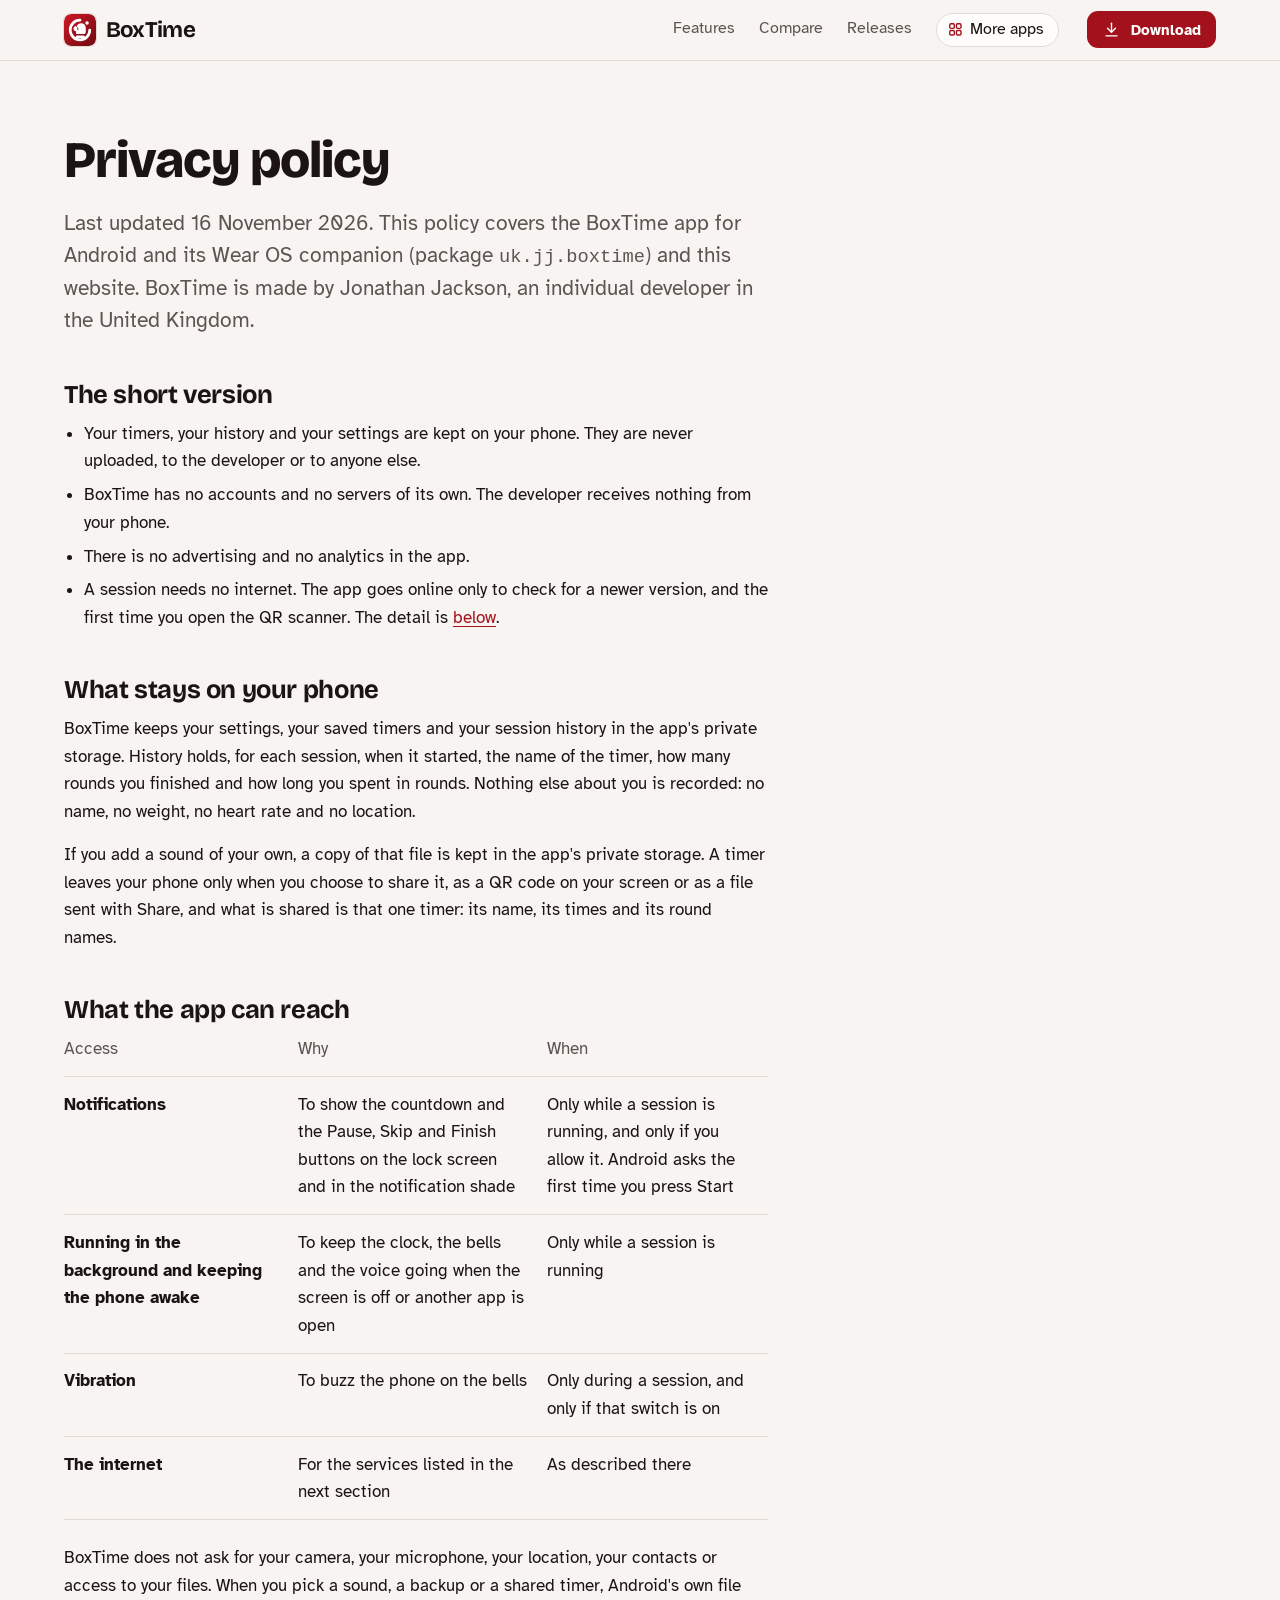
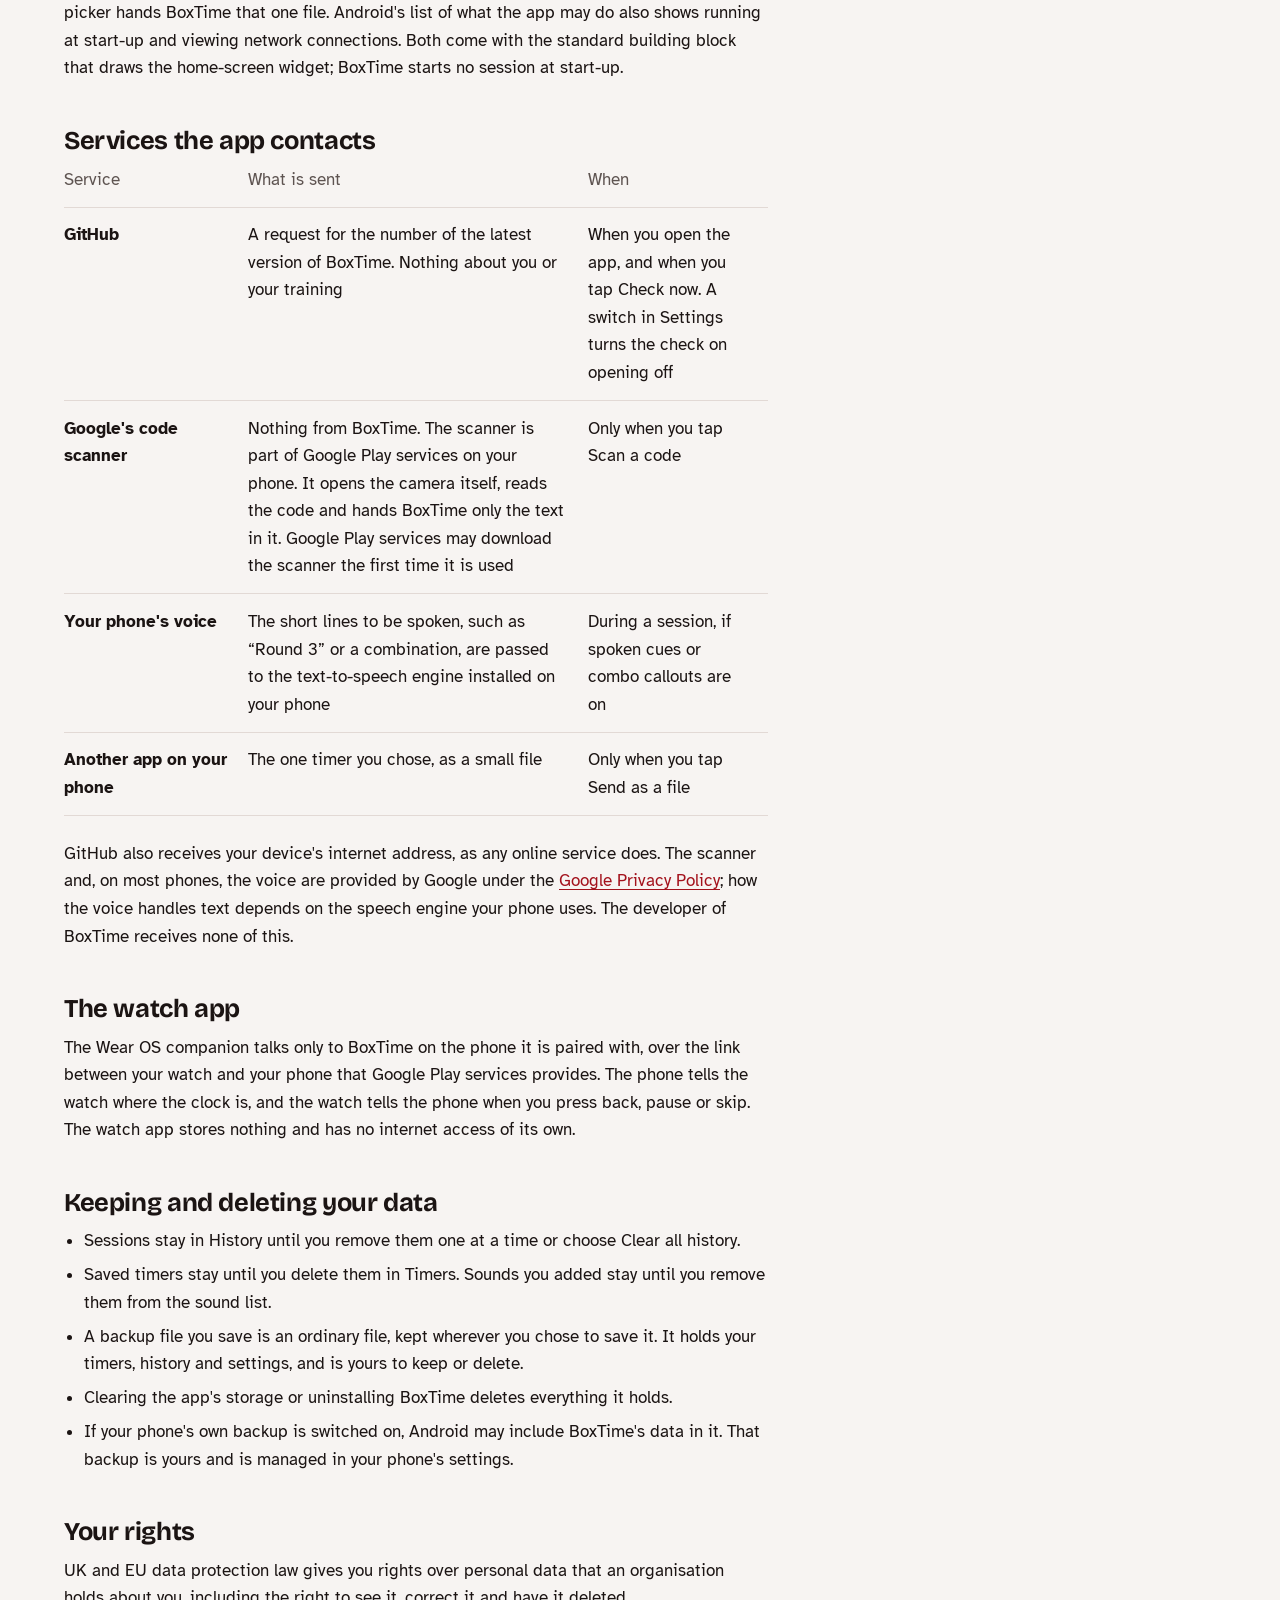
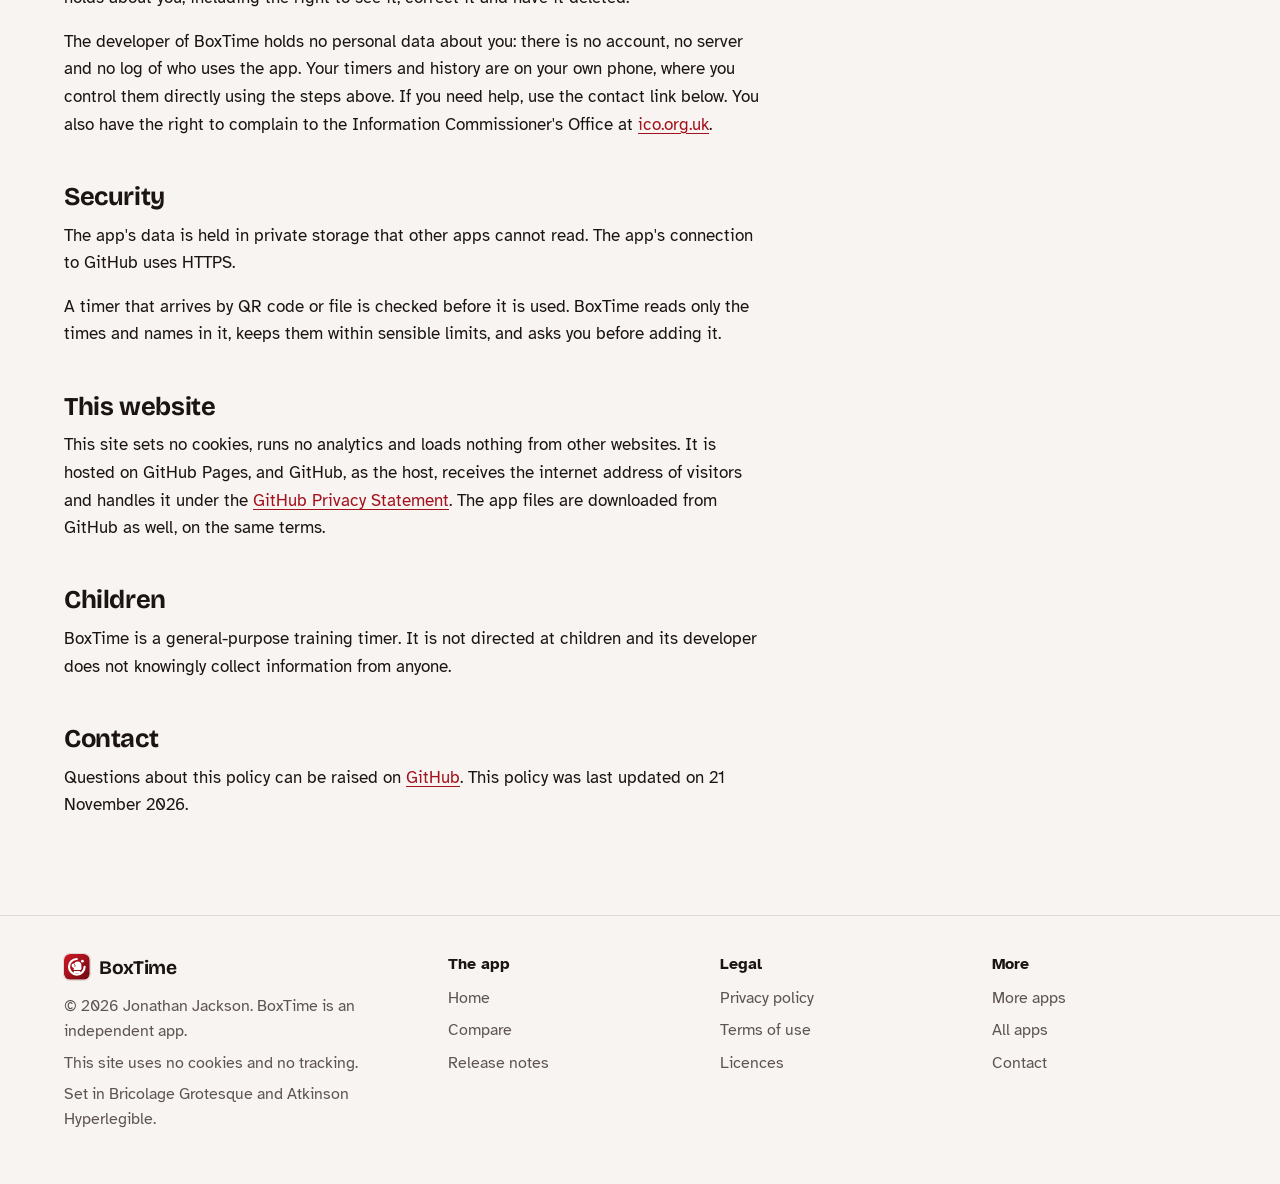
<file: privacy.html>
<!DOCTYPE html>
<html lang="en-GB">
<head>
<meta charset="utf-8">
<meta name="viewport" content="width=device-width, initial-scale=1">
<title>BoxTime privacy policy</title>
<meta name="description" content="What BoxTime does with your information: in short, it stays on your phone.">
<meta name="author" content="Jonathan Jackson">
<link rel="canonical" href="https://customgpter.github.io/boxtime/privacy.html">
<meta name="theme-color" content="#f7f4f2" media="(prefers-color-scheme: light)">
<meta name="theme-color" content="#0f0c0c" media="(prefers-color-scheme: dark)">
<meta property="og:type" content="website">
<meta property="og:site_name" content="BoxTime">
<meta property="og:title" content="BoxTime privacy policy">
<meta property="og:description" content="What BoxTime does with your information: in short, it stays on your phone.">
<meta property="og:url" content="https://customgpter.github.io/boxtime/privacy.html">
<meta property="og:image" content="https://customgpter.github.io/boxtime/assets/og.png">
<meta property="og:image:width" content="1200">
<meta property="og:image:height" content="630">
<meta property="og:image:alt" content="BoxTime&#x27;s round timer in red with 1:47 left and a combination called">
<meta property="og:locale" content="en_GB">
<meta name="twitter:card" content="summary_large_image">
<link rel="icon" href="./assets/favicon.svg" type="image/svg+xml">
<link rel="apple-touch-icon" href="./assets/apple-touch-icon.png">
<link rel="preload" href="./assets/fonts/bricolage-grotesque-latin.woff2" as="font" type="font/woff2" crossorigin>
<link rel="preload" href="./assets/fonts/atkinson-hyperlegible-latin-400-normal.woff2" as="font" type="font/woff2" crossorigin>
<link rel="stylesheet" href="./assets/site.css?v=1">
<link rel="stylesheet" href="./assets/house.css?v=1">
<link rel="stylesheet" href="./assets/apps-list.css?v=1">
<script src="./assets/apps-list.js?v=1" defer></script>
</head>
<body>
<a class="skip" href="#main">Skip to content</a>
<header class="masthead">
<div class="wrap">
<a class="brand" href="./" aria-label="BoxTime home"><svg viewBox="0 0 108 108" aria-hidden="true"><defs><linearGradient id="mapp-bt" x1="0" y1="0" x2="1" y2="1"><stop offset="0" stop-color="#d01826"/><stop offset="1" stop-color="#6e0a10"/></linearGradient></defs><rect width="108" height="108" rx="24" fill="url(#mapp-bt)"/><g transform="translate(54 54) scale(1.32) translate(-54 -54)"><path d="M54 29a25 25 0 1 0 25 25" fill="none" stroke="#fff" stroke-width="7" stroke-linecap="round"/><circle cx="72" cy="36" r="4.5" fill="#fff"/><g transform="translate(54 56) scale(1.12) translate(-54 -56)"><path fill="#fff" d="M47 66.5h15.5a2 2 0 0 1 2 2v2.2a2 2 0 0 1-2 2H47a2 2 0 0 1-2-2v-2.2a2 2 0 0 1 2-2z"/><path fill="#fff" d="M45.2 63.6V57.5c-3.6-.6-6-3.3-6-6.7 0-3.3 2.6-5.8 5.8-5.8.5 0 1 .1 1.5.2C48.3 41.3 52 38.8 56.5 38.8c6.3 0 10.7 4.7 10.7 10.7v9.3c0 2.7-2.1 4.8-4.8 4.8z"/><path d="M46.3 46.2c1.7 1.3 2.7 3.1 2.7 5.3v2.2" fill="none" stroke="#b3121d" stroke-width="2.2" stroke-linecap="round"/></g></g></svg><span>BoxTime</span></a>
<nav aria-label="Main"><ul><li><a href="./#features">Features</a></li><li><a href="./compare.html">Compare</a></li><li><a href="./releases.html">Releases</a></li><li><a class="more-apps" href="./more-apps.html"><svg class="ico" viewBox="0 0 24 24" aria-hidden="true"><rect x="4" y="4" width="6.5" height="6.5" rx="1.6"/><rect x="13.5" y="4" width="6.5" height="6.5" rx="1.6"/><rect x="4" y="13.5" width="6.5" height="6.5" rx="1.6"/><rect x="13.5" y="13.5" width="6.5" height="6.5" rx="1.6"/></svg>More apps</a></li></ul></nav>
<a class="button small" href="https://github.com/CustomGPTer/boxtime/releases/latest/download/BoxTime.apk"><svg class="ico" viewBox="0 0 24 24" aria-hidden="true"><path d="M12 4v11"/><path d="M7 10.5l5 5 5-5"/><path d="M5 20h14"/></svg>Download</a>
</div>
</header>
<main id="main" class="doc">
<div class="wrap">
<div class="measure">
<h1>Privacy policy</h1>
<p class="lede">Last updated 16 November 2026. This policy covers the BoxTime app for Android and its Wear OS companion (package <code>uk.jj.boxtime</code>) and this website. BoxTime is made by Jonathan Jackson, an individual developer in the United Kingdom.</p>
<h2 id="short">The short version</h2><ul>
<li>Your timers, your history and your settings are kept on your phone. They are never uploaded, to the developer or to anyone else.</li>
<li>BoxTime has no accounts and no servers of its own. The developer receives nothing from your phone.</li>
<li>There is no advertising and no analytics in the app.</li>
<li>A session needs no internet. The app goes online only to check for a newer version, and the first time you open the QR scanner. The detail is <a href="#services">below</a>.</li>
</ul><h2 id="device">What stays on your phone</h2><p>BoxTime keeps your settings, your saved timers and your session history in the app's private storage. History holds, for each session, when it started, the name of the timer, how many rounds you finished and how long you spent in rounds. Nothing else about you is recorded: no name, no weight, no heart rate and no location.</p>
<p>If you add a sound of your own, a copy of that file is kept in the app's private storage. A timer leaves your phone only when you choose to share it, as a QR code on your screen or as a file sent with Share, and what is shared is that one timer: its name, its times and its round names.</p><h2 id="access">What the app can reach</h2><table>
<thead><tr><th scope="col">Access</th><th scope="col">Why</th><th scope="col">When</th></tr></thead>
<tbody>
<tr><th scope="row">Notifications</th><td>To show the countdown and the Pause, Skip and Finish buttons on the lock screen and in the notification shade</td><td>Only while a session is running, and only if you allow it. Android asks the first time you press Start</td></tr>
<tr><th scope="row">Running in the background and keeping the phone awake</th><td>To keep the clock, the bells and the voice going when the screen is off or another app is open</td><td>Only while a session is running</td></tr>
<tr><th scope="row">Vibration</th><td>To buzz the phone on the bells</td><td>Only during a session, and only if that switch is on</td></tr>
<tr><th scope="row">The internet</th><td>For the services listed in the next section</td><td>As described there</td></tr>
</tbody>
</table>
<p class="after-table">BoxTime does not ask for your camera, your microphone, your location, your contacts or access to your files. When you pick a sound, a backup or a shared timer, Android's own file picker hands BoxTime that one file. Android's list of what the app may do also shows running at start-up and viewing network connections. Both come with the standard building block that draws the home-screen widget; BoxTime starts no session at start-up.</p><h2 id="services">Services the app contacts</h2><table>
<thead><tr><th scope="col">Service</th><th scope="col">What is sent</th><th scope="col">When</th></tr></thead>
<tbody>
<tr><th scope="row">GitHub</th><td>A request for the number of the latest version of BoxTime. Nothing about you or your training</td><td>When you open the app, and when you tap Check now. A switch in Settings turns the check on opening off</td></tr>
<tr><th scope="row">Google's code scanner</th><td>Nothing from BoxTime. The scanner is part of Google Play services on your phone. It opens the camera itself, reads the code and hands BoxTime only the text in it. Google Play services may download the scanner the first time it is used</td><td>Only when you tap Scan a code</td></tr>
<tr><th scope="row">Your phone's voice</th><td>The short lines to be spoken, such as &ldquo;Round 3&rdquo; or a combination, are passed to the text-to-speech engine installed on your phone</td><td>During a session, if spoken cues or combo callouts are on</td></tr>
<tr><th scope="row">Another app on your phone</th><td>The one timer you chose, as a small file</td><td>Only when you tap Send as a file</td></tr>
</tbody>
</table>
<p class="after-table">GitHub also receives your device's internet address, as any online service does. The scanner and, on most phones, the voice are provided by Google under the <a href="https://policies.google.com/privacy">Google Privacy Policy</a>; how the voice handles text depends on the speech engine your phone uses. The developer of BoxTime receives none of this.</p><h2 id="watch">The watch app</h2><p>The Wear OS companion talks only to BoxTime on the phone it is paired with, over the link between your watch and your phone that Google Play services provides. The phone tells the watch where the clock is, and the watch tells the phone when you press back, pause or skip. The watch app stores nothing and has no internet access of its own.</p><h2 id="deleting">Keeping and deleting your data</h2><ul>
<li>Sessions stay in History until you remove them one at a time or choose Clear all history.</li>
<li>Saved timers stay until you delete them in Timers. Sounds you added stay until you remove them from the sound list.</li>
<li>A backup file you save is an ordinary file, kept wherever you chose to save it. It holds your timers, history and settings, and is yours to keep or delete.</li>
<li>Clearing the app's storage or uninstalling BoxTime deletes everything it holds.</li>
<li>If your phone's own backup is switched on, Android may include BoxTime's data in it. That backup is yours and is managed in your phone's settings.</li>
</ul><h2 id="rights">Your rights</h2><p>UK and EU data protection law gives you rights over personal data that an organisation holds about you, including the right to see it, correct it and have it deleted.</p>
<p>The developer of BoxTime holds no personal data about you: there is no account, no server and no log of who uses the app. Your timers and history are on your own phone, where you control them directly using the steps above. If you need help, use the contact link below. You also have the right to complain to the Information Commissioner's Office at <a href="https://ico.org.uk">ico.org.uk</a>.</p><h2 id="security">Security</h2><p>The app's data is held in private storage that other apps cannot read. The app's connection to GitHub uses HTTPS.</p>
<p>A timer that arrives by QR code or file is checked before it is used. BoxTime reads only the times and names in it, keeps them within sensible limits, and asks you before adding it.</p><h2 id="website">This website</h2><p>This site sets no cookies, runs no analytics and loads nothing from other websites. It is hosted on GitHub Pages, and GitHub, as the host, receives the internet address of visitors and handles it under the <a href="https://docs.github.com/site-policy/privacy-policies/github-general-privacy-statement">GitHub Privacy Statement</a>. The app files are downloaded from GitHub as well, on the same terms.</p><h2 id="children">Children</h2><p>BoxTime is a general-purpose training timer. It is not directed at children and its developer does not knowingly collect information from anyone.</p>
<h2 id="contact">Contact</h2>
<p>Questions about this policy can be raised on <a href="https://github.com/CustomGPTer/boxtime/issues">GitHub</a>. This policy was last updated on 21 November 2026.</p>
</div>
</div>
</main>
<footer class="colophon">
<div class="wrap">
<div>
<a class="brand" href="./" aria-label="BoxTime home"><svg viewBox="0 0 108 108" aria-hidden="true"><defs><linearGradient id="mapp-bt" x1="0" y1="0" x2="1" y2="1"><stop offset="0" stop-color="#d01826"/><stop offset="1" stop-color="#6e0a10"/></linearGradient></defs><rect width="108" height="108" rx="24" fill="url(#mapp-bt)"/><g transform="translate(54 54) scale(1.32) translate(-54 -54)"><path d="M54 29a25 25 0 1 0 25 25" fill="none" stroke="#fff" stroke-width="7" stroke-linecap="round"/><circle cx="72" cy="36" r="4.5" fill="#fff"/><g transform="translate(54 56) scale(1.12) translate(-54 -56)"><path fill="#fff" d="M47 66.5h15.5a2 2 0 0 1 2 2v2.2a2 2 0 0 1-2 2H47a2 2 0 0 1-2-2v-2.2a2 2 0 0 1 2-2z"/><path fill="#fff" d="M45.2 63.6V57.5c-3.6-.6-6-3.3-6-6.7 0-3.3 2.6-5.8 5.8-5.8.5 0 1 .1 1.5.2C48.3 41.3 52 38.8 56.5 38.8c6.3 0 10.7 4.7 10.7 10.7v9.3c0 2.7-2.1 4.8-4.8 4.8z"/><path d="M46.3 46.2c1.7 1.3 2.7 3.1 2.7 5.3v2.2" fill="none" stroke="#b3121d" stroke-width="2.2" stroke-linecap="round"/></g></g></svg><span>BoxTime</span></a>
<p>&copy; 2026 Jonathan Jackson. BoxTime is an independent app.</p>
<p>This site uses no cookies and no tracking.</p>
<p>Set in Bricolage Grotesque and Atkinson Hyperlegible.</p>
</div>
<nav aria-label="The app"><h2>The app</h2><ul>
<li><a href="./">Home</a></li>
<li><a href="./compare.html">Compare</a></li>
<li><a href="./releases.html">Release notes</a></li>

</ul></nav>
<nav aria-label="Legal"><h2>Legal</h2><ul>
<li><a href="./privacy.html">Privacy policy</a></li>
<li><a href="./terms.html">Terms of use</a></li>
<li><a href="./licences.html">Licences</a></li>
</ul></nav>
<nav aria-label="More"><h2>More</h2><ul>
<li><a href="./more-apps.html">More apps</a></li>
<li><a href="https://customgpter.github.io/">All apps</a></li>
<li><a href="https://github.com/CustomGPTer/boxtime/issues">Contact</a></li>
</ul></nav>
</div>
</footer>
</body>
</html>
</file>
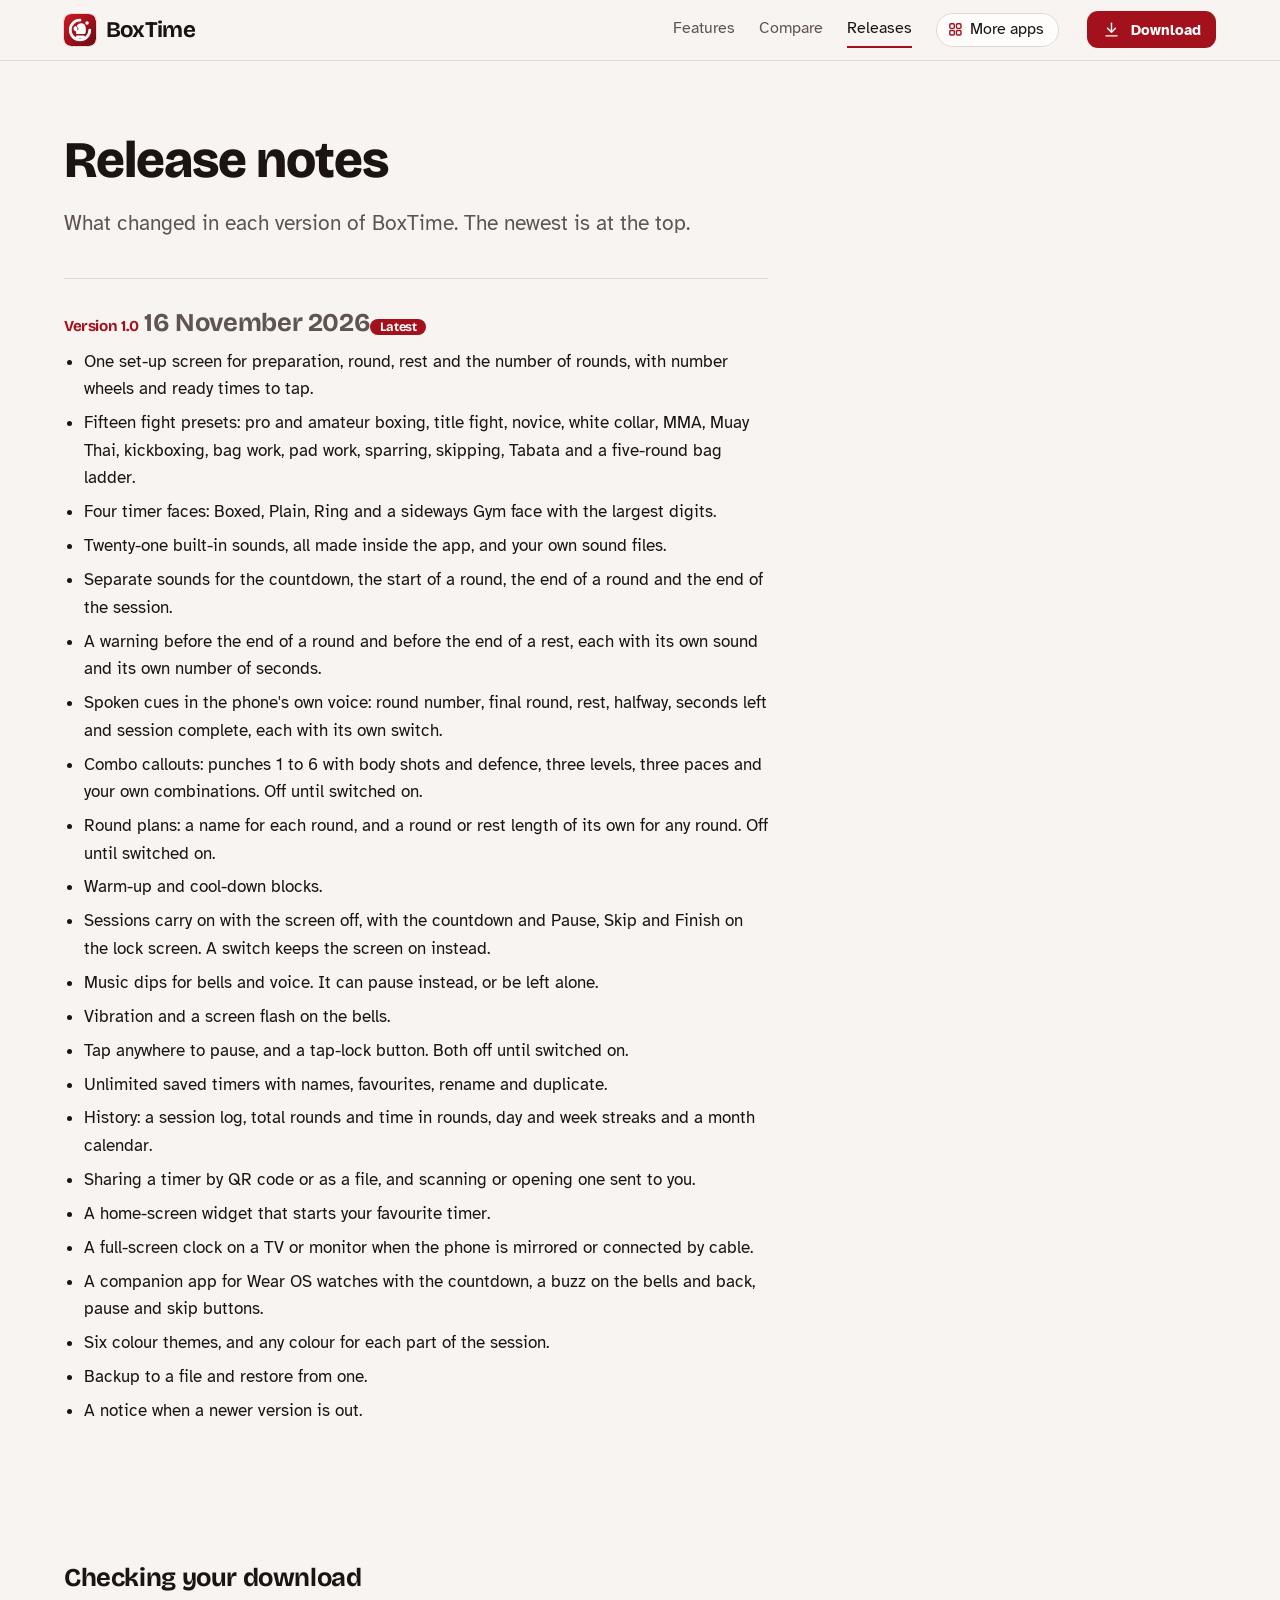
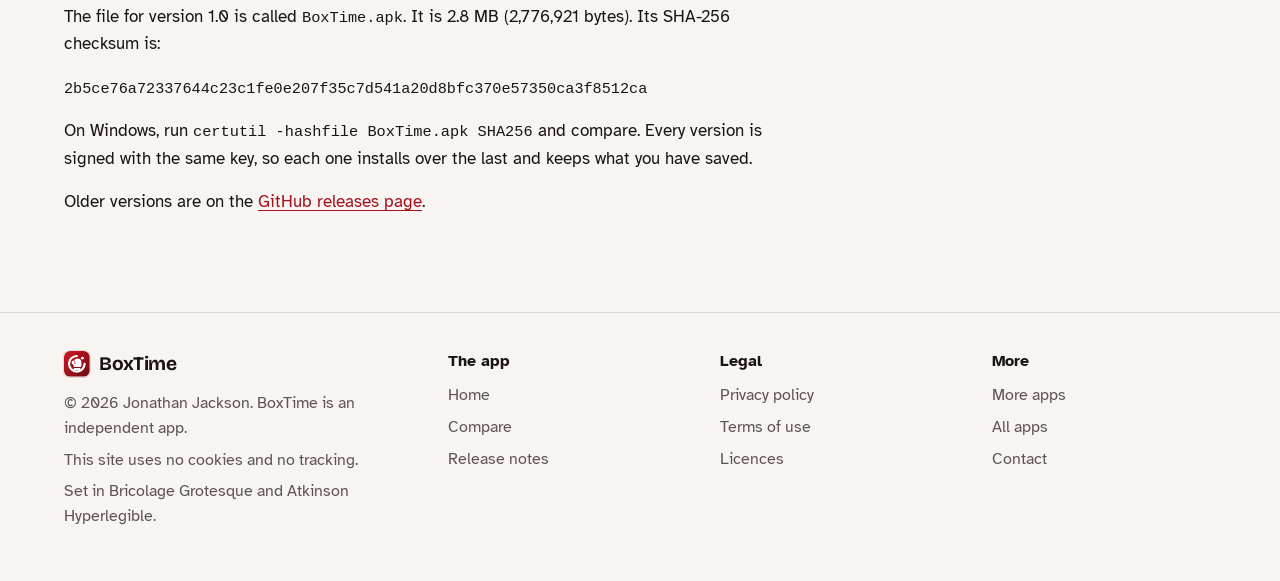
<file: releases.html>
<!DOCTYPE html>
<html lang="en-GB">
<head>
<meta charset="utf-8">
<meta name="viewport" content="width=device-width, initial-scale=1">
<title>BoxTime release notes</title>
<meta name="description" content="What changed in each version of BoxTime, with the file size and checksum to check your download.">
<meta name="author" content="Jonathan Jackson">
<link rel="canonical" href="https://customgpter.github.io/boxtime/releases.html">
<meta name="theme-color" content="#f7f4f2" media="(prefers-color-scheme: light)">
<meta name="theme-color" content="#0f0c0c" media="(prefers-color-scheme: dark)">
<meta property="og:type" content="website">
<meta property="og:site_name" content="BoxTime">
<meta property="og:title" content="BoxTime release notes">
<meta property="og:description" content="What changed in each version of BoxTime, with the file size and checksum to check your download.">
<meta property="og:url" content="https://customgpter.github.io/boxtime/releases.html">
<meta property="og:image" content="https://customgpter.github.io/boxtime/assets/og.png">
<meta property="og:image:width" content="1200">
<meta property="og:image:height" content="630">
<meta property="og:image:alt" content="BoxTime&#x27;s round timer in red with 1:47 left and a combination called">
<meta property="og:locale" content="en_GB">
<meta name="twitter:card" content="summary_large_image">
<link rel="icon" href="./assets/favicon.svg" type="image/svg+xml">
<link rel="apple-touch-icon" href="./assets/apple-touch-icon.png">
<link rel="preload" href="./assets/fonts/bricolage-grotesque-latin.woff2" as="font" type="font/woff2" crossorigin>
<link rel="preload" href="./assets/fonts/atkinson-hyperlegible-latin-400-normal.woff2" as="font" type="font/woff2" crossorigin>
<link rel="stylesheet" href="./assets/site.css?v=1">
<link rel="stylesheet" href="./assets/house.css?v=1">
<link rel="stylesheet" href="./assets/apps-list.css?v=1">
<script src="./assets/apps-list.js?v=1" defer></script>
</head>
<body>
<a class="skip" href="#main">Skip to content</a>
<header class="masthead">
<div class="wrap">
<a class="brand" href="./" aria-label="BoxTime home"><svg viewBox="0 0 108 108" aria-hidden="true"><defs><linearGradient id="mapp-bt" x1="0" y1="0" x2="1" y2="1"><stop offset="0" stop-color="#d01826"/><stop offset="1" stop-color="#6e0a10"/></linearGradient></defs><rect width="108" height="108" rx="24" fill="url(#mapp-bt)"/><g transform="translate(54 54) scale(1.32) translate(-54 -54)"><path d="M54 29a25 25 0 1 0 25 25" fill="none" stroke="#fff" stroke-width="7" stroke-linecap="round"/><circle cx="72" cy="36" r="4.5" fill="#fff"/><g transform="translate(54 56) scale(1.12) translate(-54 -56)"><path fill="#fff" d="M47 66.5h15.5a2 2 0 0 1 2 2v2.2a2 2 0 0 1-2 2H47a2 2 0 0 1-2-2v-2.2a2 2 0 0 1 2-2z"/><path fill="#fff" d="M45.2 63.6V57.5c-3.6-.6-6-3.3-6-6.7 0-3.3 2.6-5.8 5.8-5.8.5 0 1 .1 1.5.2C48.3 41.3 52 38.8 56.5 38.8c6.3 0 10.7 4.7 10.7 10.7v9.3c0 2.7-2.1 4.8-4.8 4.8z"/><path d="M46.3 46.2c1.7 1.3 2.7 3.1 2.7 5.3v2.2" fill="none" stroke="#b3121d" stroke-width="2.2" stroke-linecap="round"/></g></g></svg><span>BoxTime</span></a>
<nav aria-label="Main"><ul><li><a href="./#features">Features</a></li><li><a href="./compare.html">Compare</a></li><li><a href="./releases.html" aria-current="page">Releases</a></li><li><a class="more-apps" href="./more-apps.html"><svg class="ico" viewBox="0 0 24 24" aria-hidden="true"><rect x="4" y="4" width="6.5" height="6.5" rx="1.6"/><rect x="13.5" y="4" width="6.5" height="6.5" rx="1.6"/><rect x="4" y="13.5" width="6.5" height="6.5" rx="1.6"/><rect x="13.5" y="13.5" width="6.5" height="6.5" rx="1.6"/></svg>More apps</a></li></ul></nav>
<a class="button small" href="https://github.com/CustomGPTer/boxtime/releases/latest/download/BoxTime.apk"><svg class="ico" viewBox="0 0 24 24" aria-hidden="true"><path d="M12 4v11"/><path d="M7 10.5l5 5 5-5"/><path d="M5 20h14"/></svg>Download</a>
</div>
</header>
<main id="main" class="doc">
<div class="wrap">
<div class="measure">
<h1>Release notes</h1>
<p class="lede">What changed in each version of BoxTime. The newest is at the top.</p>
<section class="release" id="v1.0"><h2><span class="ver">Version 1.0</span> <span class="when">16 November 2026</span><span class="tag">Latest</span></h2><ul><li>One set-up screen for preparation, round, rest and the number of rounds, with number wheels and ready times to tap.</li><li>Fifteen fight presets: pro and amateur boxing, title fight, novice, white collar, MMA, Muay Thai, kickboxing, bag work, pad work, sparring, skipping, Tabata and a five-round bag ladder.</li><li>Four timer faces: Boxed, Plain, Ring and a sideways Gym face with the largest digits.</li><li>Twenty-one built-in sounds, all made inside the app, and your own sound files.</li><li>Separate sounds for the countdown, the start of a round, the end of a round and the end of the session.</li><li>A warning before the end of a round and before the end of a rest, each with its own sound and its own number of seconds.</li><li>Spoken cues in the phone's own voice: round number, final round, rest, halfway, seconds left and session complete, each with its own switch.</li><li>Combo callouts: punches 1 to 6 with body shots and defence, three levels, three paces and your own combinations. Off until switched on.</li><li>Round plans: a name for each round, and a round or rest length of its own for any round. Off until switched on.</li><li>Warm-up and cool-down blocks.</li><li>Sessions carry on with the screen off, with the countdown and Pause, Skip and Finish on the lock screen. A switch keeps the screen on instead.</li><li>Music dips for bells and voice. It can pause instead, or be left alone.</li><li>Vibration and a screen flash on the bells.</li><li>Tap anywhere to pause, and a tap-lock button. Both off until switched on.</li><li>Unlimited saved timers with names, favourites, rename and duplicate.</li><li>History: a session log, total rounds and time in rounds, day and week streaks and a month calendar.</li><li>Sharing a timer by QR code or as a file, and scanning or opening one sent to you.</li><li>A home-screen widget that starts your favourite timer.</li><li>A full-screen clock on a TV or monitor when the phone is mirrored or connected by cable.</li><li>A companion app for Wear OS watches with the countdown, a buzz on the bells and back, pause and skip buttons.</li><li>Six colour themes, and any colour for each part of the session.</li><li>Backup to a file and restore from one.</li><li>A notice when a newer version is out.</li></ul></section>
<h2 id="checking">Checking your download</h2>
<p>The file for version 1.0 is called <code>BoxTime.apk</code>. It is 2.8 MB (2,776,921 bytes). Its SHA-256 checksum is:</p>
<p><code class="sum">2b5ce76a72337644c23c1fe0e207f35c7d541a20d8bfc370e57350ca3f8512ca</code></p>
<p>On Windows, run <code>certutil -hashfile BoxTime.apk SHA256</code> and compare. Every version is signed with the same key, so each one installs over the last and keeps what you have saved.</p>
<p>Older versions are on the <a href="https://github.com/CustomGPTer/boxtime/releases">GitHub releases page</a>.</p>
</div>
</div>
</main>
<footer class="colophon">
<div class="wrap">
<div>
<a class="brand" href="./" aria-label="BoxTime home"><svg viewBox="0 0 108 108" aria-hidden="true"><defs><linearGradient id="mapp-bt" x1="0" y1="0" x2="1" y2="1"><stop offset="0" stop-color="#d01826"/><stop offset="1" stop-color="#6e0a10"/></linearGradient></defs><rect width="108" height="108" rx="24" fill="url(#mapp-bt)"/><g transform="translate(54 54) scale(1.32) translate(-54 -54)"><path d="M54 29a25 25 0 1 0 25 25" fill="none" stroke="#fff" stroke-width="7" stroke-linecap="round"/><circle cx="72" cy="36" r="4.5" fill="#fff"/><g transform="translate(54 56) scale(1.12) translate(-54 -56)"><path fill="#fff" d="M47 66.5h15.5a2 2 0 0 1 2 2v2.2a2 2 0 0 1-2 2H47a2 2 0 0 1-2-2v-2.2a2 2 0 0 1 2-2z"/><path fill="#fff" d="M45.2 63.6V57.5c-3.6-.6-6-3.3-6-6.7 0-3.3 2.6-5.8 5.8-5.8.5 0 1 .1 1.5.2C48.3 41.3 52 38.8 56.5 38.8c6.3 0 10.7 4.7 10.7 10.7v9.3c0 2.7-2.1 4.8-4.8 4.8z"/><path d="M46.3 46.2c1.7 1.3 2.7 3.1 2.7 5.3v2.2" fill="none" stroke="#b3121d" stroke-width="2.2" stroke-linecap="round"/></g></g></svg><span>BoxTime</span></a>
<p>&copy; 2026 Jonathan Jackson. BoxTime is an independent app.</p>
<p>This site uses no cookies and no tracking.</p>
<p>Set in Bricolage Grotesque and Atkinson Hyperlegible.</p>
</div>
<nav aria-label="The app"><h2>The app</h2><ul>
<li><a href="./">Home</a></li>
<li><a href="./compare.html">Compare</a></li>
<li><a href="./releases.html">Release notes</a></li>

</ul></nav>
<nav aria-label="Legal"><h2>Legal</h2><ul>
<li><a href="./privacy.html">Privacy policy</a></li>
<li><a href="./terms.html">Terms of use</a></li>
<li><a href="./licences.html">Licences</a></li>
</ul></nav>
<nav aria-label="More"><h2>More</h2><ul>
<li><a href="./more-apps.html">More apps</a></li>
<li><a href="https://customgpter.github.io/">All apps</a></li>
<li><a href="https://github.com/CustomGPTer/boxtime/issues">Contact</a></li>
</ul></nav>
</div>
</footer>
</body>
</html>
</file>
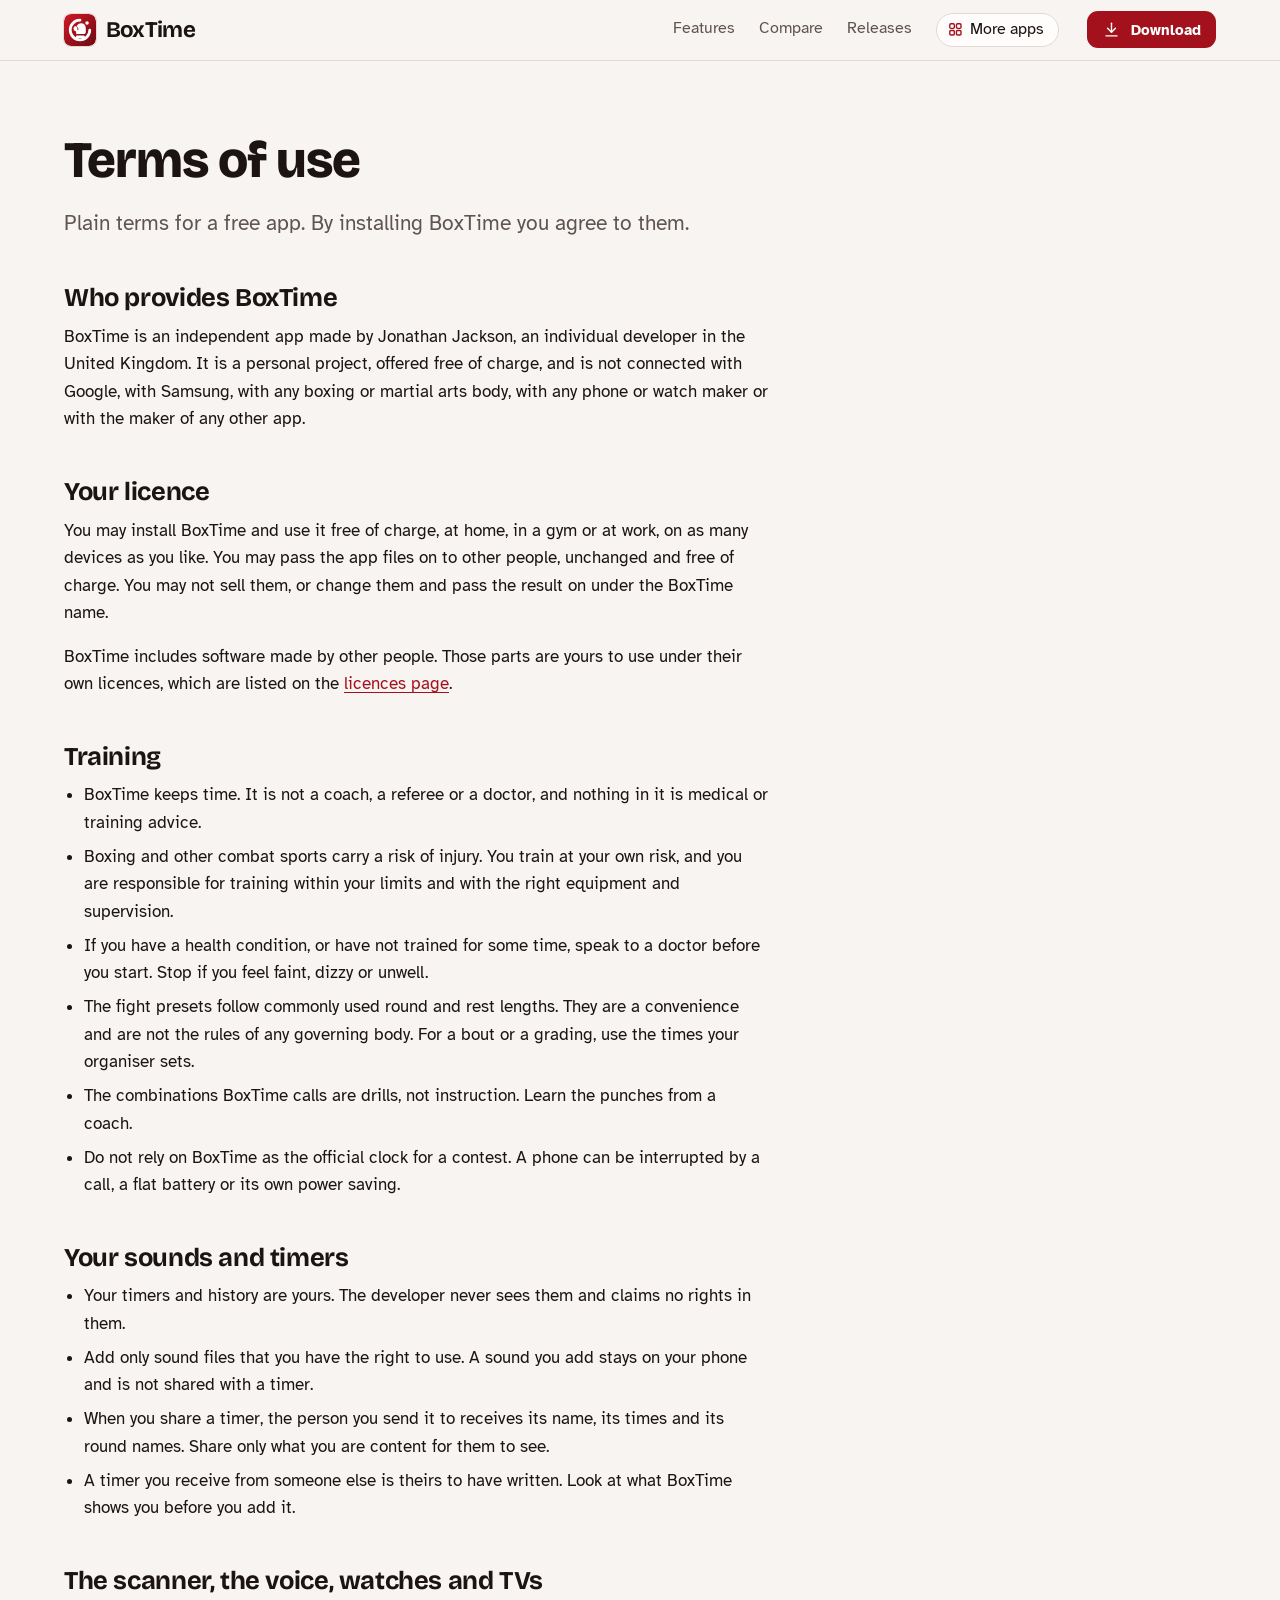
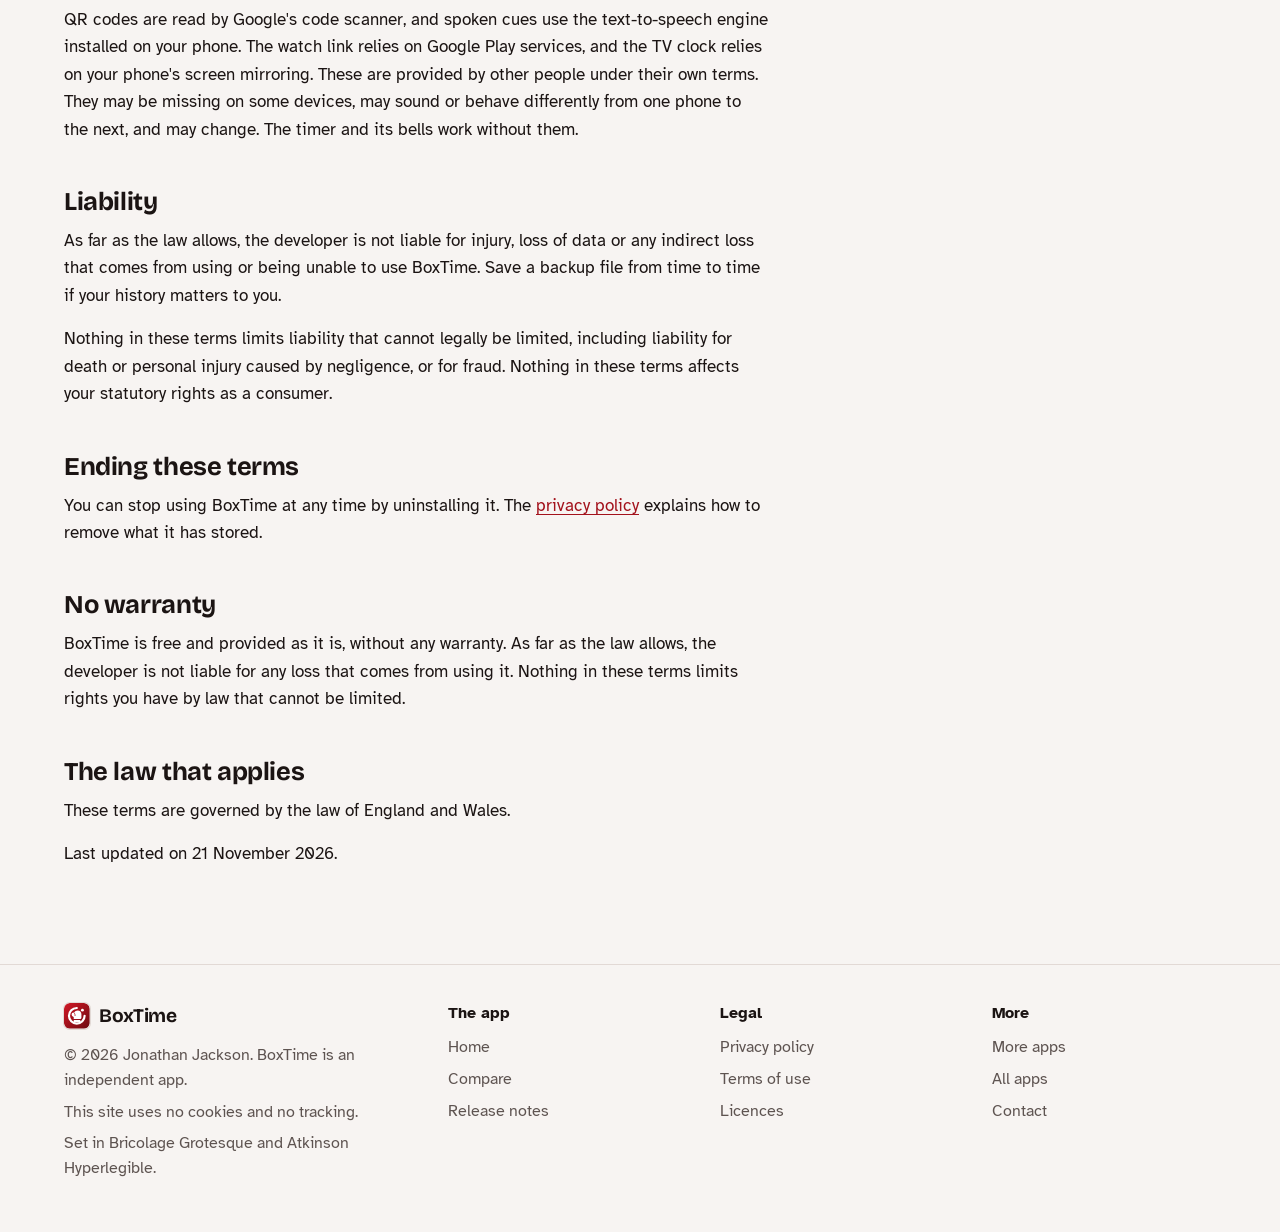
<file: terms.html>
<!DOCTYPE html>
<html lang="en-GB">
<head>
<meta charset="utf-8">
<meta name="viewport" content="width=device-width, initial-scale=1">
<title>BoxTime terms of use</title>
<meta name="description" content="The terms for using BoxTime.">
<meta name="author" content="Jonathan Jackson">
<link rel="canonical" href="https://customgpter.github.io/boxtime/terms.html">
<meta name="theme-color" content="#f7f4f2" media="(prefers-color-scheme: light)">
<meta name="theme-color" content="#0f0c0c" media="(prefers-color-scheme: dark)">
<meta property="og:type" content="website">
<meta property="og:site_name" content="BoxTime">
<meta property="og:title" content="BoxTime terms of use">
<meta property="og:description" content="The terms for using BoxTime.">
<meta property="og:url" content="https://customgpter.github.io/boxtime/terms.html">
<meta property="og:image" content="https://customgpter.github.io/boxtime/assets/og.png">
<meta property="og:image:width" content="1200">
<meta property="og:image:height" content="630">
<meta property="og:image:alt" content="BoxTime&#x27;s round timer in red with 1:47 left and a combination called">
<meta property="og:locale" content="en_GB">
<meta name="twitter:card" content="summary_large_image">
<link rel="icon" href="./assets/favicon.svg" type="image/svg+xml">
<link rel="apple-touch-icon" href="./assets/apple-touch-icon.png">
<link rel="preload" href="./assets/fonts/bricolage-grotesque-latin.woff2" as="font" type="font/woff2" crossorigin>
<link rel="preload" href="./assets/fonts/atkinson-hyperlegible-latin-400-normal.woff2" as="font" type="font/woff2" crossorigin>
<link rel="stylesheet" href="./assets/site.css?v=1">
<link rel="stylesheet" href="./assets/house.css?v=1">
<link rel="stylesheet" href="./assets/apps-list.css?v=1">
<script src="./assets/apps-list.js?v=1" defer></script>
</head>
<body>
<a class="skip" href="#main">Skip to content</a>
<header class="masthead">
<div class="wrap">
<a class="brand" href="./" aria-label="BoxTime home"><svg viewBox="0 0 108 108" aria-hidden="true"><defs><linearGradient id="mapp-bt" x1="0" y1="0" x2="1" y2="1"><stop offset="0" stop-color="#d01826"/><stop offset="1" stop-color="#6e0a10"/></linearGradient></defs><rect width="108" height="108" rx="24" fill="url(#mapp-bt)"/><g transform="translate(54 54) scale(1.32) translate(-54 -54)"><path d="M54 29a25 25 0 1 0 25 25" fill="none" stroke="#fff" stroke-width="7" stroke-linecap="round"/><circle cx="72" cy="36" r="4.5" fill="#fff"/><g transform="translate(54 56) scale(1.12) translate(-54 -56)"><path fill="#fff" d="M47 66.5h15.5a2 2 0 0 1 2 2v2.2a2 2 0 0 1-2 2H47a2 2 0 0 1-2-2v-2.2a2 2 0 0 1 2-2z"/><path fill="#fff" d="M45.2 63.6V57.5c-3.6-.6-6-3.3-6-6.7 0-3.3 2.6-5.8 5.8-5.8.5 0 1 .1 1.5.2C48.3 41.3 52 38.8 56.5 38.8c6.3 0 10.7 4.7 10.7 10.7v9.3c0 2.7-2.1 4.8-4.8 4.8z"/><path d="M46.3 46.2c1.7 1.3 2.7 3.1 2.7 5.3v2.2" fill="none" stroke="#b3121d" stroke-width="2.2" stroke-linecap="round"/></g></g></svg><span>BoxTime</span></a>
<nav aria-label="Main"><ul><li><a href="./#features">Features</a></li><li><a href="./compare.html">Compare</a></li><li><a href="./releases.html">Releases</a></li><li><a class="more-apps" href="./more-apps.html"><svg class="ico" viewBox="0 0 24 24" aria-hidden="true"><rect x="4" y="4" width="6.5" height="6.5" rx="1.6"/><rect x="13.5" y="4" width="6.5" height="6.5" rx="1.6"/><rect x="4" y="13.5" width="6.5" height="6.5" rx="1.6"/><rect x="13.5" y="13.5" width="6.5" height="6.5" rx="1.6"/></svg>More apps</a></li></ul></nav>
<a class="button small" href="https://github.com/CustomGPTer/boxtime/releases/latest/download/BoxTime.apk"><svg class="ico" viewBox="0 0 24 24" aria-hidden="true"><path d="M12 4v11"/><path d="M7 10.5l5 5 5-5"/><path d="M5 20h14"/></svg>Download</a>
</div>
</header>
<main id="main" class="doc">
<div class="wrap">
<div class="measure">
<h1>Terms of use</h1>
<p class="lede">Plain terms for a free app. By installing BoxTime you agree to them.</p>
<h2 id="who">Who provides BoxTime</h2><p>BoxTime is an independent app made by Jonathan Jackson, an individual developer in the United Kingdom. It is a personal project, offered free of charge, and is not connected with Google, with Samsung, with any boxing or martial arts body, with any phone or watch maker or with the maker of any other app.</p><h2 id="licence">Your licence</h2><p>You may install BoxTime and use it free of charge, at home, in a gym or at work, on as many devices as you like. You may pass the app files on to other people, unchanged and free of charge. You may not sell them, or change them and pass the result on under the BoxTime name.</p>
<p>BoxTime includes software made by other people. Those parts are yours to use under their own licences, which are listed on the <a href="licences.html">licences page</a>.</p><h2 id="training">Training</h2><ul>
<li>BoxTime keeps time. It is not a coach, a referee or a doctor, and nothing in it is medical or training advice.</li>
<li>Boxing and other combat sports carry a risk of injury. You train at your own risk, and you are responsible for training within your limits and with the right equipment and supervision.</li>
<li>If you have a health condition, or have not trained for some time, speak to a doctor before you start. Stop if you feel faint, dizzy or unwell.</li>
<li>The fight presets follow commonly used round and rest lengths. They are a convenience and are not the rules of any governing body. For a bout or a grading, use the times your organiser sets.</li>
<li>The combinations BoxTime calls are drills, not instruction. Learn the punches from a coach.</li>
<li>Do not rely on BoxTime as the official clock for a contest. A phone can be interrupted by a call, a flat battery or its own power saving.</li>
</ul><h2 id="content">Your sounds and timers</h2><ul>
<li>Your timers and history are yours. The developer never sees them and claims no rights in them.</li>
<li>Add only sound files that you have the right to use. A sound you add stays on your phone and is not shared with a timer.</li>
<li>When you share a timer, the person you send it to receives its name, its times and its round names. Share only what you are content for them to see.</li>
<li>A timer you receive from someone else is theirs to have written. Look at what BoxTime shows you before you add it.</li>
</ul><h2 id="others">The scanner, the voice, watches and TVs</h2><p>QR codes are read by Google's code scanner, and spoken cues use the text-to-speech engine installed on your phone. The watch link relies on Google Play services, and the TV clock relies on your phone's screen mirroring. These are provided by other people under their own terms. They may be missing on some devices, may sound or behave differently from one phone to the next, and may change. The timer and its bells work without them.</p><h2 id="liability">Liability</h2><p>As far as the law allows, the developer is not liable for injury, loss of data or any indirect loss that comes from using or being unable to use BoxTime. Save a backup file from time to time if your history matters to you.</p>
<p>Nothing in these terms limits liability that cannot legally be limited, including liability for death or personal injury caused by negligence, or for fraud. Nothing in these terms affects your statutory rights as a consumer.</p><h2 id="ending">Ending these terms</h2><p>You can stop using BoxTime at any time by uninstalling it. The <a href="privacy.html#deleting">privacy policy</a> explains how to remove what it has stored.</p>
<h2 id="no-warranty">No warranty</h2>
<p>BoxTime is free and provided as it is, without any warranty. As far as the law allows, the developer is not liable for any loss that comes from using it. Nothing in these terms limits rights you have by law that cannot be limited.</p>
<h2 id="governing">The law that applies</h2>
<p>These terms are governed by the law of England and Wales.</p>
<p>Last updated on 21 November 2026.</p>
</div>
</div>
</main>
<footer class="colophon">
<div class="wrap">
<div>
<a class="brand" href="./" aria-label="BoxTime home"><svg viewBox="0 0 108 108" aria-hidden="true"><defs><linearGradient id="mapp-bt" x1="0" y1="0" x2="1" y2="1"><stop offset="0" stop-color="#d01826"/><stop offset="1" stop-color="#6e0a10"/></linearGradient></defs><rect width="108" height="108" rx="24" fill="url(#mapp-bt)"/><g transform="translate(54 54) scale(1.32) translate(-54 -54)"><path d="M54 29a25 25 0 1 0 25 25" fill="none" stroke="#fff" stroke-width="7" stroke-linecap="round"/><circle cx="72" cy="36" r="4.5" fill="#fff"/><g transform="translate(54 56) scale(1.12) translate(-54 -56)"><path fill="#fff" d="M47 66.5h15.5a2 2 0 0 1 2 2v2.2a2 2 0 0 1-2 2H47a2 2 0 0 1-2-2v-2.2a2 2 0 0 1 2-2z"/><path fill="#fff" d="M45.2 63.6V57.5c-3.6-.6-6-3.3-6-6.7 0-3.3 2.6-5.8 5.8-5.8.5 0 1 .1 1.5.2C48.3 41.3 52 38.8 56.5 38.8c6.3 0 10.7 4.7 10.7 10.7v9.3c0 2.7-2.1 4.8-4.8 4.8z"/><path d="M46.3 46.2c1.7 1.3 2.7 3.1 2.7 5.3v2.2" fill="none" stroke="#b3121d" stroke-width="2.2" stroke-linecap="round"/></g></g></svg><span>BoxTime</span></a>
<p>&copy; 2026 Jonathan Jackson. BoxTime is an independent app.</p>
<p>This site uses no cookies and no tracking.</p>
<p>Set in Bricolage Grotesque and Atkinson Hyperlegible.</p>
</div>
<nav aria-label="The app"><h2>The app</h2><ul>
<li><a href="./">Home</a></li>
<li><a href="./compare.html">Compare</a></li>
<li><a href="./releases.html">Release notes</a></li>

</ul></nav>
<nav aria-label="Legal"><h2>Legal</h2><ul>
<li><a href="./privacy.html">Privacy policy</a></li>
<li><a href="./terms.html">Terms of use</a></li>
<li><a href="./licences.html">Licences</a></li>
</ul></nav>
<nav aria-label="More"><h2>More</h2><ul>
<li><a href="./more-apps.html">More apps</a></li>
<li><a href="https://customgpter.github.io/">All apps</a></li>
<li><a href="https://github.com/CustomGPTer/boxtime/issues">Contact</a></li>
</ul></nav>
</div>
</footer>
</body>
</html>
</file>
<file: assets/site.css>
@font-face{font-family:"Bricolage Grotesque";src:url("fonts/bricolage-grotesque-latin.woff2") format("woff2");font-weight:200 800;font-style:normal;font-display:swap}
@font-face{font-family:"Atkinson Hyperlegible";src:url("fonts/atkinson-hyperlegible-latin-400-normal.woff2") format("woff2");font-weight:400;font-style:normal;font-display:swap}
@font-face{font-family:"Atkinson Hyperlegible";src:url("fonts/atkinson-hyperlegible-latin-700-normal.woff2") format("woff2");font-weight:700;font-style:normal;font-display:swap}

/* Daylight page, night-time camera. The lamp colour is kept for the one thing to press and for what the camera has seen. */
:root{
  --page:#f2f5f9; --panel:#ffffff; --raised:#e8edf3; --ink:#0d1a2b; --soft:#465468; --rule:#d2dae4;
  --accent:#0a6a55; --accent-ink:#ffffff; --warn:#8a5200; --rec:#d3302f;
  --lamp:#ffb347; --lamp-ink:#231400; --lamp-text:#8a5200;
  --night:#09111e; --night-2:#111d30; --night-3:#1a2a43; --night-ink:#eaf0f8; --night-soft:#9fb0c7; --night-rule:#24364f; --iris:#55d6ab;
  --display:"Bricolage Grotesque","Atkinson Hyperlegible",system-ui,sans-serif;
  --sans:"Atkinson Hyperlegible",system-ui,-apple-system,"Segoe UI",Roboto,sans-serif;
  --mono:ui-monospace,SFMono-Regular,Menlo,Consolas,"Liberation Mono",monospace;
  color-scheme:light dark;
}
@media (prefers-color-scheme:dark){
  :root{--page:#0a111b; --panel:#111a27; --raised:#182434; --ink:#e9eef5; --soft:#a0aec0; --rule:#243247;
    --accent:#55d6ab; --accent-ink:#00281d; --warn:#ffb347; --rec:#ff6163; --lamp-text:#ffb347}
}

*,*::before,*::after{box-sizing:border-box}
html{-webkit-text-size-adjust:100%;scroll-behavior:smooth;scroll-padding-top:5.5rem}
@media (prefers-reduced-motion:reduce){html{scroll-behavior:auto}}
body{margin:0;background:var(--page);color:var(--ink);font:400 1.0625rem/1.62 var(--sans);text-rendering:optimizeLegibility;-webkit-font-smoothing:antialiased}
img,svg{max-width:100%;display:block}
a{color:var(--accent);text-decoration-thickness:.07em;text-underline-offset:.2em}
a:hover{text-decoration-thickness:.13em}
:focus-visible{outline:3px solid var(--lamp);outline-offset:3px;border-radius:6px}
code{font:.9em/1 var(--mono);overflow-wrap:anywhere}
h1,h2,h3{font-family:var(--display);font-weight:700;letter-spacing:-.015em;line-height:1.08;margin:0;text-wrap:balance}
p{margin:0 0 1rem}
.skip{position:absolute;left:-999px;top:0;background:var(--ink);color:var(--page);padding:.6rem 1rem;z-index:30;border-radius:0 0 8px 0}
.skip:focus{left:0}
.sr{position:absolute;width:1px;height:1px;overflow:hidden;clip-path:inset(50%);white-space:nowrap}
.wrap{width:min(72rem,100% - 2.5rem);margin-inline:auto}
.measure{max-width:44rem}
.ico{width:1.25em;height:1.25em;flex:none;fill:none;stroke:currentColor;stroke-width:1.75;stroke-linecap:round;stroke-linejoin:round}

/* ---------- masthead */
.masthead{position:sticky;top:0;z-index:20;background:color-mix(in srgb,var(--page) 88%,transparent);-webkit-backdrop-filter:blur(14px) saturate(1.3);backdrop-filter:blur(14px) saturate(1.3);border-bottom:1px solid var(--rule)}
.masthead .wrap{display:flex;flex-wrap:wrap;align-items:center;gap:.35rem 1.75rem;padding-block:.7rem}
.brand{display:inline-flex;align-items:center;gap:.6rem;font:700 1.4rem/1 var(--display);letter-spacing:-.03em;color:var(--ink);text-decoration:none;margin-right:auto}
.brand svg{width:2rem;height:2rem;flex:none;border-radius:.5rem;box-shadow:0 0 0 1px var(--rule)}
.masthead nav ul{display:flex;flex-wrap:wrap;align-items:center;gap:.15rem 1.5rem;list-style:none;margin:0;padding:0;font-size:1rem;line-height:1.3}
.masthead nav a{display:inline-flex;align-items:center;gap:.4rem;color:var(--soft);text-decoration:none;padding-block:.45rem;border-bottom:2px solid transparent}
.masthead nav a:hover{color:var(--ink)}
.masthead nav a[aria-current="page"]{color:var(--ink);border-bottom-color:var(--lamp)}
.masthead nav a.more-apps{color:var(--ink);border:1px solid var(--rule);border-radius:999px;padding:.34rem .85rem .34rem .65rem;background:var(--panel)}
.masthead nav a.more-apps .ico{width:1.05em;height:1.05em;color:var(--accent);stroke-width:2}
.masthead nav a.more-apps:hover,.masthead nav a.more-apps[aria-current="page"]{border-color:var(--accent)}
.button{display:inline-flex;align-items:center;gap:.6rem;background:var(--lamp);color:var(--lamp-ink);font:700 1.08rem/1.2 var(--sans);text-decoration:none;padding:.95rem 1.5rem;border-radius:14px;box-shadow:0 1px 0 rgba(255,255,255,.45) inset,0 12px 24px -14px rgba(138,82,0,.9)}
.button:hover{background:#ffc56e}
.button:active{transform:translateY(1px)}
.button.small{font-size:.95rem;padding:.55rem .95rem;border-radius:11px;box-shadow:none}
.button.quiet{background:none;box-shadow:none;border:1px solid var(--rule);color:var(--ink)}
.button.quiet:hover{border-color:var(--ink);background:none}
@media (max-width:52rem){
  .masthead nav{order:3;flex:1 0 100%}
  .masthead nav ul{gap:.1rem .85rem;font-size:.95rem}
  .masthead nav .wide{display:none}
}
@media (max-width:24rem){.masthead nav a.more-apps .ico{display:none}.masthead nav a.more-apps{padding-inline:.7rem}}

/* ---------- hero */
.hero{padding-block:clamp(2.2rem,6vw,4.75rem) clamp(2.5rem,6vw,4.5rem);overflow:hidden}
.hero-grid{display:grid;gap:clamp(2.25rem,5vw,4rem);align-items:center}
@media (min-width:62rem){.hero-grid{grid-template-columns:minmax(0,11fr) minmax(0,10fr)}}
.hero h1{font-size:clamp(2.6rem,6vw,4.25rem);font-weight:800;line-height:1;letter-spacing:-.022em;margin-bottom:1.5rem}
.lede{font-size:clamp(1.14rem,2vw,1.3rem);line-height:1.55;color:var(--soft);margin:0 0 1rem;max-width:34rem}
.get{display:flex;flex-wrap:wrap;align-items:center;gap:.9rem 1.5rem;margin:1.8rem 0 1.1rem}
.get .aside{font-weight:700;color:var(--ink)}
.facts{font-size:.98rem;line-height:1.5;color:var(--soft);margin:0 0 .5rem;max-width:36rem}
.pills{display:flex;flex-wrap:wrap;gap:.45rem;list-style:none;margin:0 0 1rem;padding:0;font-size:.95rem}
.pills li{border:1px solid var(--rule);border-radius:999px;padding:.22rem .8rem;background:var(--panel);color:var(--soft)}

/* the monitor: the camera's view, the day beneath it, and the alert it sends */
.monitor{position:relative;max-width:36rem;margin-inline:auto;width:100%;padding-bottom:3.1rem}
@media (min-width:62rem){.monitor{margin-inline:auto 0}}
.screen{position:relative;background:var(--night);border-radius:22px;padding:.6rem;box-shadow:0 0 0 1px var(--night-rule),0 30px 60px -30px rgba(9,17,30,.75)}
.cam{position:relative;border-radius:15px;overflow:hidden;aspect-ratio:16/10;background:#0b1626}
.cam svg{width:100%;height:100%}
.cam text{font:700 15px var(--sans);fill:#231400}
.hud{position:absolute;display:inline-flex;align-items:center;gap:.4rem;font:700 .76rem/1 var(--sans);color:var(--night-ink);background:rgba(6,12,22,.62);border-radius:999px;padding:.38rem .65rem;letter-spacing:.01em}
.hud i{width:.5rem;height:.5rem;border-radius:50%;background:var(--iris)}
.hud.watching{left:.7rem;top:.7rem}
.hud.rec{right:.7rem;top:.7rem}
.hud.rec i{background:#ff5a5c}
.hud.stamp{left:.7rem;bottom:.7rem;font:400 .74rem/1 var(--mono);border-radius:6px;color:#d5deea}
.hud.place{right:.7rem;bottom:.7rem;border-radius:6px;font-weight:400;color:#d5deea}
.day{padding:.85rem .55rem 2rem;color:var(--night-soft);font-size:.8rem;line-height:1.2}
.day-head{display:flex;justify-content:space-between;margin-bottom:.6rem}
.day-head b{color:var(--night-ink)}
.track{position:relative;height:1.5rem;border-radius:7px;background:repeating-linear-gradient(90deg,var(--night-3) 0 1px,transparent 1px calc(100% / 24)),var(--night-2);box-shadow:inset 0 0 0 1px var(--night-rule)}
.ev{position:absolute;top:3px;bottom:3px;width:max(5px,1.1%);border-radius:3px;background:var(--iris);left:var(--at)}
.ev.seen{background:var(--lamp)}
.now{position:absolute;top:-4px;bottom:-4px;left:var(--at);width:2px;background:var(--night-ink);border-radius:2px}
.hours{display:flex;justify-content:space-between;margin-top:.4rem;font-size:.72rem}
.alert{position:absolute;right:-.4rem;bottom:0;display:flex;align-items:center;gap:.75rem;width:min(19rem,88%);background:var(--panel);color:var(--ink);border:1px solid var(--rule);border-radius:16px;padding:.65rem .8rem;box-shadow:0 18px 36px -18px rgba(9,17,30,.55)}
.alert .thumb{flex:none;width:3.1rem;height:3.1rem;border-radius:10px;background:linear-gradient(160deg,#16263d,#0b1626);position:relative;overflow:hidden}
.alert .thumb::before{content:"";position:absolute;left:50%;bottom:0;width:38%;height:62%;translate:-50% 0;border-radius:40% 40% 0 0;background:#6f86a6}
.alert .thumb::after{content:"";position:absolute;left:50%;top:14%;width:26%;aspect-ratio:1;translate:-50% 0;border-radius:50%;background:#8ea4c2}
.alert b{display:block;font-size:.98rem;line-height:1.25}
.alert span{display:block;font-size:.86rem;color:var(--soft);line-height:1.3}
.alert .dot{flex:none;width:.6rem;height:.6rem;border-radius:50%;background:var(--lamp);margin-left:auto;box-shadow:0 0 0 4px color-mix(in srgb,var(--lamp) 25%,transparent)}
@media (max-width:26rem){.alert{right:0}}
@media (prefers-reduced-motion:no-preference){
  .cam .spill{animation:vg-in .9s ease-out .25s both}
  .cam .who{animation:vg-step .9s cubic-bezier(.2,.8,.25,1) .9s both}
  .cam .mark{animation:vg-lock .45s cubic-bezier(.3,1.4,.5,1) 1.7s both;transform-box:fill-box;transform-origin:center}
  .hud.rec{animation:vg-in .3s ease-out 2.05s both}
  .hud.rec i{animation:vg-blink 1.2s steps(2,jump-none) 2.3s 4}
  .ev.seen,.now{animation:vg-pop .4s cubic-bezier(.3,1.5,.5,1) 2.4s both}
  .alert{animation:vg-rise .6s cubic-bezier(.2,.8,.25,1) 2.9s both}
  @keyframes vg-in{from{opacity:0}to{opacity:1}}
  @keyframes vg-step{from{opacity:0;transform:translateX(18px)}to{opacity:1;transform:none}}
  @keyframes vg-lock{from{opacity:0;transform:scale(1.12)}to{opacity:1;transform:none}}
  @keyframes vg-blink{from{opacity:1}to{opacity:.25}}
  @keyframes vg-pop{from{opacity:0;transform:scaleY(.2)}to{opacity:1;transform:none}}
  @keyframes vg-rise{from{opacity:0;transform:translateY(14px)}to{opacity:1;transform:none}}
}

/* ---------- sections */
section{padding-block:clamp(3rem,7vw,5.5rem)}
section + section{border-top:1px solid var(--rule)}
h2{font-size:clamp(1.8rem,3.6vw,2.6rem);margin-bottom:.9rem}
h3{font:700 1.1rem/1.3 var(--sans);letter-spacing:0;margin:0 0 .3rem}
.intro{color:var(--soft);max-width:40rem;margin-bottom:2.2rem;font-size:1.1rem}

.promises{padding-block:0;border-block:1px solid var(--rule);background:var(--panel)}
.promises ul{list-style:none;margin:0;padding:0;display:grid;grid-template-columns:repeat(auto-fit,minmax(min(100%,14rem),1fr))}
.promises li{display:flex;gap:.8rem;align-items:flex-start;padding:1.4rem 1.5rem 1.4rem 0}
.promises .ico{width:1.6rem;height:1.6rem;color:var(--accent);margin-top:.1rem}
.promises b{display:block;line-height:1.3}
.promises span{color:var(--soft);font-size:.96rem;line-height:1.45;display:block}
.hero + .promises{border-top:1px solid var(--rule)}

.steps{list-style:none;counter-reset:s;margin:0;padding:0;display:grid;gap:1.25rem}
@media (min-width:52rem){.steps{grid-template-columns:repeat(3,minmax(0,1fr))}}
.steps li{counter-increment:s;background:var(--panel);border:1px solid var(--rule);border-radius:18px;padding:1.4rem 1.4rem 1.5rem}
.steps li::before{content:counter(s);display:grid;place-items:center;width:2rem;height:2rem;border-radius:50%;background:var(--ink);color:var(--page);font:700 1rem/1 var(--display);margin-bottom:1rem}
.steps p{margin:0;color:var(--soft)}

.notices{display:grid;gap:1.25rem}
@media (min-width:52rem){.notices{grid-template-columns:repeat(2,minmax(0,1fr))}}
.sense{background:var(--night);color:var(--night-ink);border-radius:20px;padding:1.5rem 1.5rem 1.6rem;box-shadow:0 0 0 1px var(--night-rule)}
.sense h3{font:700 1.35rem/1.2 var(--display);letter-spacing:-.02em;margin-bottom:.35rem}
.sense p{color:var(--night-soft);margin-bottom:1.1rem}
.chips{display:flex;flex-wrap:wrap;gap:.5rem;list-style:none;margin:0;padding:0}
.chips li{display:inline-flex;align-items:center;gap:.45rem;border:1px solid var(--night-rule);background:var(--night-2);border-radius:10px;padding:.42rem .75rem .42rem .6rem;font-size:.98rem;line-height:1.2}
.chips .ico{color:var(--lamp)}

.groups{display:grid;gap:0}
.group{display:grid;gap:.4rem 3rem;padding-block:1.6rem;border-top:1px solid var(--rule)}
.group:last-child{border-bottom:1px solid var(--rule)}
@media (min-width:56rem){.group{grid-template-columns:13rem minmax(0,1fr)}}
.group > h3{font:700 1.3rem/1.2 var(--display);letter-spacing:-.02em;color:var(--ink)}
.group dl{margin:0;display:grid;gap:1.1rem 2.5rem}
@media (min-width:40rem){.group dl{grid-template-columns:repeat(2,minmax(0,1fr))}}
.group dt{font-weight:700;line-height:1.35}
.group dd{margin:.2rem 0 0;color:var(--soft)}

.setups{display:grid;gap:1.25rem}
@media (min-width:52rem){.setups{grid-template-columns:repeat(2,minmax(0,1fr))}}
.setup{background:var(--panel);border:1px solid var(--rule);border-radius:20px;padding:1.5rem}
.setup h3{font:700 1.35rem/1.2 var(--display);letter-spacing:-.02em;margin-bottom:.9rem}
.setup .kit{display:flex;align-items:center;gap:.6rem;color:var(--soft);font-size:.95rem;margin-bottom:1rem}
.setup .kit .ico{width:1.9rem;height:1.9rem;color:var(--ink);stroke-width:1.5}
.setup .kit .to{width:1.2rem;height:1.2rem;color:var(--soft)}
.ticks{list-style:none;margin:0;padding:0;display:grid;gap:.5rem}
.ticks li{position:relative;padding-left:1.7rem;color:var(--soft)}
.ticks li::before{content:"";position:absolute;left:.15rem;top:.42em;width:.75rem;height:.42rem;border-left:2.5px solid var(--accent);border-bottom:2.5px solid var(--accent);rotate:-45deg}

.modes{list-style:none;margin:0;padding:0;display:grid;gap:1.25rem}
@media (min-width:52rem){.modes{grid-template-columns:repeat(3,minmax(0,1fr))}}
.modes li{border-top:3px solid var(--ink);padding-top:1rem}
.modes p{color:var(--soft);margin:0}

.scroll{overflow-x:auto}
table{width:100%;border-collapse:collapse}
th,td{text-align:left;vertical-align:top;padding:.85rem 1.2rem .85rem 0;border-top:1px solid var(--rule)}
thead th{border-top:0;color:var(--soft);font-weight:400;padding-top:0}
tbody th{font-weight:700;min-width:11rem}
tr:last-child>*{border-bottom:1px solid var(--rule)}
.after-table{margin-top:1.5rem}
/* On a phone a table becomes a stack: the row's name, then its cells side by side. */
@media (max-width:40rem){
  table:not(.cmp),table:not(.cmp) thead,table:not(.cmp) tbody{display:block}
  table:not(.cmp) tr{display:flex;flex-wrap:wrap;gap:.3rem 1.1rem;padding:.9rem 0;border-top:1px solid var(--rule)}
  table:not(.cmp) thead tr{border-top:0;padding-top:0}
  table:not(.cmp) tbody tr:last-child{border-bottom:1px solid var(--rule)}
  table:not(.cmp) th,table:not(.cmp) td{display:block;border:0;padding:0;flex:1 1 0;min-width:0;overflow-wrap:break-word}
  table:not(.cmp) tr>:first-child{flex:0 0 100%;min-width:0}
}

.plain{list-style:none;margin:0;padding:0;display:grid;gap:1.6rem 3rem}
@media (min-width:52rem){.plain{grid-template-columns:repeat(3,minmax(0,1fr))}}
.plain p{color:var(--soft);margin:0}

.faq{display:grid;gap:0 3rem;align-items:start}
@media (min-width:56rem){.faq{grid-template-columns:repeat(2,minmax(0,1fr))}}
.faq details{border-top:1px solid var(--rule);padding:.15rem 0}
.faq summary{cursor:pointer;list-style:none;display:flex;align-items:flex-start;justify-content:space-between;gap:1rem;font-weight:700;padding:.85rem 0;line-height:1.35}
.faq summary::-webkit-details-marker{display:none}
.faq summary::after{content:"";flex:none;width:.6rem;height:.6rem;margin:.3rem .25rem 0 0;border-right:2px solid var(--soft);border-bottom:2px solid var(--soft);rotate:45deg;transition:rotate .15s}
.faq details[open] summary::after{rotate:-135deg;margin-top:.55rem}
.faq details p{color:var(--soft);margin:0 0 1.1rem;max-width:36rem}
@media (prefers-reduced-motion:reduce){.faq summary::after{transition:none}}

.closing{background:var(--night);color:var(--night-ink);border-top:0}
.closing .wrap{display:grid;gap:1.5rem 3rem;align-items:center}
@media (min-width:52rem){.closing .wrap{grid-template-columns:minmax(0,1fr) auto}}
.closing h2{margin-bottom:.5rem}
.closing p{color:var(--night-soft);margin:0;max-width:36rem}
.closing a:not(.button){color:var(--iris)}
section + .closing{border-top:0}

/* ---------- document pages */
.doc{padding-block:clamp(2.5rem,6vw,4.5rem) clamp(3rem,7vw,5rem)}
.doc h1{font-size:clamp(2.2rem,5vw,3.2rem);font-weight:800;letter-spacing:-.02em;margin-bottom:1.2rem}
.doc .lede{max-width:none}
.doc h2{font-size:1.6rem;margin-top:2.8rem;margin-bottom:.7rem;scroll-margin-top:5.5rem}
.doc h3{margin-top:1.6rem}
.doc ul{padding-left:1.25rem;margin:0 0 1rem}
.doc li{margin:.4rem 0}
.doc a{overflow-wrap:anywhere}
.contents{border-block:1px solid var(--rule);padding-block:1rem;margin-block:2rem}
.contents ul{list-style:none;margin:.4rem 0 0;padding:0;columns:2 14rem;column-gap:2rem}
.contents li{margin:.2rem 0;break-inside:avoid}
.note{border-left:3px solid var(--lamp);padding:.2rem 0 .2rem 1.1rem;color:var(--soft)}
.key{font-size:.95rem;line-height:1.55;color:var(--soft);margin:0 0 .6rem}
.sum{font-size:.95rem;overflow-wrap:anywhere}

/* ---------- compare */
.cmp{min-width:44rem;margin:1.4rem 0 1rem}
.cmp th,.cmp td{padding:.85rem .9rem}
.cmp thead th{color:var(--ink);font-weight:700;vertical-align:bottom;padding-top:.85rem}
.cmp small{display:block;font-weight:400;font-size:.84rem;line-height:1.35;color:var(--soft)}
.cmp tbody th{min-width:13rem;padding-left:0}
.cmp thead th:first-child{padding-left:0}
.cmp .ours{background:var(--panel);box-shadow:inset 1px 0 var(--rule),inset -1px 0 var(--rule)}
.yes{color:var(--accent);font-weight:700}
.pay{color:var(--lamp-text);font-weight:700}
.na{color:var(--soft)}
.cmp .app{display:none}
@media (max-width:54rem){
  .cmp{min-width:0}
  .cmp thead{position:absolute;width:1px;height:1px;overflow:hidden;clip-path:inset(50%)}
  .cmp tbody,.cmp tr,.cmp th,.cmp td{display:block}
  .cmp tr{padding:1rem 0;border-top:1px solid var(--rule)}
  .cmp th,.cmp td{border:0;padding:0}
  .cmp tbody th{min-width:0;margin-bottom:.55rem}
  .cmp td{display:grid;grid-template-columns:7.5rem 1fr;gap:.75rem;padding:.22rem 0}
  .cmp .app{display:block;font-weight:400;color:var(--soft)}
  .cmp .ours{background:none;box-shadow:none}
  .cmp .ours .app{color:var(--ink);font-weight:700}
}

/* ---------- release notes */
.release{border-top:1px solid var(--rule);margin-top:2.4rem;padding-top:1.9rem;scroll-margin-top:5.5rem}
.doc .release h2{margin-top:0}
.contents + .release{border-top:0;margin-top:0;padding-top:.4rem}
.ver{font-weight:700;font-size:.95rem;color:var(--lamp-text);margin:0 0 .5rem}
.when{color:var(--soft);margin:-.2rem 0 .2rem}
.tag{display:inline-block;background:var(--accent);color:var(--accent-ink);border-radius:999px;font-weight:700;font-size:.8rem;padding:.08rem .6rem;margin-right:.6rem}
.doc .release h3{font-size:1rem;color:var(--ink);margin:1.3rem 0 .2rem}
.release ul{margin-bottom:0}

/* ---------- more apps */
.mapps{list-style:none;margin:2.2rem 0 0;padding:0;display:grid;gap:1.4rem}
@media (min-width:50rem){.mapps{grid-template-columns:repeat(2,minmax(0,1fr))}}
.doc .mapps{padding-left:0}
.doc .mapp{margin:0}
.mapp{display:flex;flex-direction:column;background:var(--panel);border:1px solid var(--rule);border-radius:20px;overflow:hidden}
.mapp-cover{position:relative;height:6.5rem;background:linear-gradient(135deg,var(--b),var(--b2));overflow:hidden}
.mapp-cover svg{position:absolute;right:-1.2rem;top:-1.6rem;width:11rem;height:11rem;max-width:none;opacity:.22}
.mapp-body{display:flex;flex-direction:column;flex:1;padding:0 1.4rem 1.4rem}
.mapp-icon{width:4.25rem;height:4.25rem;border-radius:1rem;margin-top:-2.1rem;position:relative;box-shadow:0 0 0 4px var(--panel)}
.mapp h2{font-size:1.6rem;margin:.85rem 0 .1rem}
.mapp-kind{color:var(--soft);margin:0 0 .7rem}
.mapp-say{margin:0 0 1.1rem}
.mapp-go{display:flex;flex-wrap:wrap;align-items:center;gap:.7rem 1.3rem;margin:auto 0 0}
.mapp-go .button{padding:.75rem 1.15rem;font-size:1rem;border-radius:12px}
.mapp-site{font-weight:700}
.mapp-needs{font-size:.9rem;color:var(--soft);margin:.9rem 0 0}

/* ---------- colophon */
.colophon{border-top:1px solid var(--rule);color:var(--soft);font-size:.98rem;line-height:1.6}
.colophon .wrap{display:grid;gap:2rem 3rem;padding-block:2.4rem 2.8rem}
@media (min-width:52rem){.colophon .wrap{grid-template-columns:minmax(0,1.5fr) repeat(3,minmax(0,1fr))}}
.colophon p{margin:0 0 .4rem;max-width:26rem}
.colophon .brand{font-size:1.2rem;margin-bottom:.9rem}
.colophon .brand svg{width:1.6rem;height:1.6rem}
.colophon h2{font:700 .98rem/1.3 var(--sans);letter-spacing:0;color:var(--ink);margin:0 0 .5rem}
.colophon ul{list-style:none;margin:0;padding:0}
.colophon li a{display:inline-block;padding-block:.22rem;color:var(--soft);text-decoration:none}
.colophon li a:hover{color:var(--ink);text-decoration:underline}
</file>
<file: assets/house.css>
:root{--page:#f7f4f2;--panel:#fffdfc;--raised:#efe8e4;--ink:#1b1413;--soft:#5e5451;--rule:#e2d9d5;--accent:#a3121c;--accent-ink:#ffffff;--lamp:#a3121c;--lamp-ink:#ffffff;--lamp-text:#a3121c}
@media (prefers-color-scheme:dark){:root{--page:#0f0c0c;--panel:#181313;--raised:#221b1b;--ink:#f4ecea;--soft:#b3a7a4;--rule:#2f2626;--accent:#ff9da1;--accent-ink:#2a0507;--lamp:#ff9da1;--lamp-ink:#2a0507;--lamp-text:#ff9da1}}
/* House additions: phone frames, the screens gallery, the lawful-use box and test-build labels. */
.brand svg{border-radius:22%}
.hero-phone{display:flex;justify-content:center}
.phone{position:relative;width:min(100%,19rem);aspect-ratio:393/852;padding:.55rem;border-radius:2.6rem;background:#0b0d12;box-shadow:0 0 0 1px rgba(255,255,255,.06) inset,0 1px 0 rgba(255,255,255,.12) inset,0 30px 60px -28px rgba(10,20,40,.55),0 12px 24px -12px rgba(10,20,40,.35)}
.phone img{display:block;width:100%;height:100%;object-fit:cover;object-position:top;border-radius:2.1rem;background:#111}
.gallery{display:flex;gap:clamp(1rem,3vw,1.75rem);overflow-x:auto;scroll-snap-type:x mandatory;padding:.5rem .25rem 1.25rem;margin:1.75rem -.25rem 0;scrollbar-width:thin;overscroll-behavior-x:contain}
.gallery:focus-visible{outline-offset:6px}
.shot{flex:0 0 auto;width:min(72vw,15.5rem);margin:0;scroll-snap-align:start}
.shot .phone{width:100%;border-radius:2.2rem;padding:.45rem}
.shot .phone img{border-radius:1.8rem}
.shot .shot figcaption{margin:.85rem .2rem 0;font-size:.98rem;line-height:1.4;color:var(--soft)}
.gate-scope{margin:0 0 .25rem}
.law-box{margin:0 0 1rem;padding:.9rem 1rem;max-width:34rem;border:1px solid #e0b450;background:#fff8e6;color:#3d2a00;border-radius:14px}
.law-box label{display:flex;gap:.65rem;align-items:flex-start;font-weight:700;cursor:pointer;font-size:1.02rem}
.law-box input{width:1.25rem;height:1.25rem;margin:.12rem 0 0;flex:none;accent-color:#8a5200}
.law-box p{margin:.5rem 0 0;font-size:.95rem}
.law-box a{color:#6b4000;font-weight:700}
.gate-scope a[aria-disabled="true"]{opacity:.45;cursor:not-allowed;pointer-events:none;filter:grayscale(.4);box-shadow:none}
.law-band{background:var(--raised)}
.beta-tag{display:inline-block;margin-left:-.9rem;font-size:.72rem;font-weight:700;letter-spacing:.05em;text-transform:uppercase;padding:.3rem .5rem;border-radius:6px;background:#ffe7b3;color:#5c3b00;border:1px solid #e0b450}
.beta-note{max-width:34rem;padding:.8rem 1rem;border-radius:12px;background:#ffe7b3;color:#3d2a00;border:1px solid #e0b450}
.mapp-soon{display:inline-block;padding:.85rem 1.3rem;border:1px dashed var(--rule);border-radius:14px;color:var(--soft);font-weight:700}
code.sum{word-break:break-all}
@media (prefers-color-scheme:dark){
  .law-box,.beta-note{background:#2a2108;color:#ffe9b8;border-color:#7a5c14}
  .law-box a{color:#ffd27a}
  .law-box input{accent-color:#ffb347}
  .beta-tag{background:#4a3500;color:#ffe2a3;border-color:#8a6a1c}
  .phone{box-shadow:0 0 0 1px rgba(255,255,255,.1) inset,0 30px 60px -28px rgba(0,0,0,.8)}
}
@media (max-width:40rem){.hero-phone .phone{width:min(78%,17rem)}}
</file>
<file: assets/apps-list.css>
/* The full app list on More apps pages and the hub. Works alongside each site's own card styles. */
.mapps-jump{margin:1.8rem 0 0}
.mapps-jump ul{list-style:none;margin:0;padding:0;display:flex;flex-wrap:wrap;gap:.5rem}
.mapps-jump a{display:inline-block;padding:.45rem .85rem;border:1px solid var(--rule,#d2dae4);border-radius:999px;font-size:.95rem;font-weight:700;text-decoration:none;color:inherit;background:var(--panel,#fff)}
.mapps-jump a:hover,.mapps-jump a:focus-visible{border-color:currentColor}
.mapps-group{margin:2.6rem 0 0;scroll-margin-top:5rem}
.mapps-cat{font-size:1.45rem;margin:0;padding:0 0 .6rem;border-bottom:1px solid var(--rule,#d2dae4)}
.mapps-group .mapps{margin-top:1.4rem}
.mapp h3{font-size:1.5rem;line-height:1.2;margin:.85rem 0 .1rem;display:flex;flex-wrap:wrap;align-items:center;gap:.5rem}
.mapp-badge{display:inline-block;font-size:.75rem;font-weight:700;letter-spacing:.04em;text-transform:uppercase;line-height:1;padding:.35rem .55rem;border-radius:6px;vertical-align:middle}
.mapp-badge.beta{background:#ffe7b3;color:#5c3b00;border:1px solid #e0b450}
.mapp-badge.here{background:transparent;color:var(--soft,#465468);border:1px solid var(--rule,#d2dae4)}
.mapp-soon{display:inline-block;padding:.7rem 1.1rem;border:1px dashed var(--rule,#b9c4d1);border-radius:12px;color:var(--soft,#465468);font-weight:700}
.mapp-go .button.ghost{background:transparent;color:inherit;border:2px solid currentColor;box-shadow:none}
.mapp-also{font-size:.9rem;color:var(--soft,#465468);margin:.6rem 0 0}
.mapp-law{margin:0 0 1rem;padding:.8rem .9rem;border:1px solid #e0b450;background:#fff8e6;color:#3d2a00;border-radius:12px;font-size:.95rem}
.mapp-law label{display:flex;gap:.6rem;align-items:flex-start;font-weight:700;cursor:pointer}
.mapp-law input{width:1.2rem;height:1.2rem;margin:.1rem 0 0;flex:none;accent-color:#8a5200}
.mapp-law p{margin:.45rem 0 0}
.mapp-law a{color:#6b4000;font-weight:700}
.mapp a[aria-disabled="true"]{opacity:.45;cursor:not-allowed;pointer-events:none;filter:grayscale(.4)}
@media (prefers-color-scheme:dark){
  .mapp-badge.beta{background:#4a3500;color:#ffe2a3;border-color:#8a6a1c}
  .mapp-law{background:#2a2108;color:#ffe9b8;border-color:#7a5c14}
  .mapp-law a{color:#ffd27a}
  .mapp-law input{accent-color:#ffb347}
}
:where(.mapp a.button){display:inline-flex;align-items:center;gap:.5rem;padding:.75rem 1.15rem;border-radius:12px;background:var(--accent,#1f5fa8);color:var(--accent-ink,#fff);font-weight:700;text-decoration:none;border:2px solid transparent}
:where(.mapp a.button.ghost){background:transparent;color:inherit;border-color:currentColor}
:where(.mapps){list-style:none;padding:0;display:grid;gap:1.4rem}
.gate-scope{margin:0 0 .25rem}
.law-box{margin:0 0 1rem;padding:.9rem 1rem;max-width:34rem;border:1px solid #e0b450;background:#fff8e6;color:#3d2a00;border-radius:14px}
.law-box label{display:flex;gap:.65rem;align-items:flex-start;font-weight:700;cursor:pointer;font-size:1.02rem}
.law-box input{width:1.25rem;height:1.25rem;margin:.12rem 0 0;flex:none;accent-color:#8a5200}
.law-box p{margin:.5rem 0 0;font-size:.95rem}
.law-box a{color:#6b4000;font-weight:700}
.gate-scope a[aria-disabled="true"]{opacity:.45;cursor:not-allowed;pointer-events:none;filter:grayscale(.4);box-shadow:none}
@media (prefers-color-scheme:dark){
  .law-box{background:#2a2108;color:#ffe9b8;border-color:#7a5c14}
  .law-box a{color:#ffd27a}
  .law-box input{accent-color:#ffb347}
}
</file>
